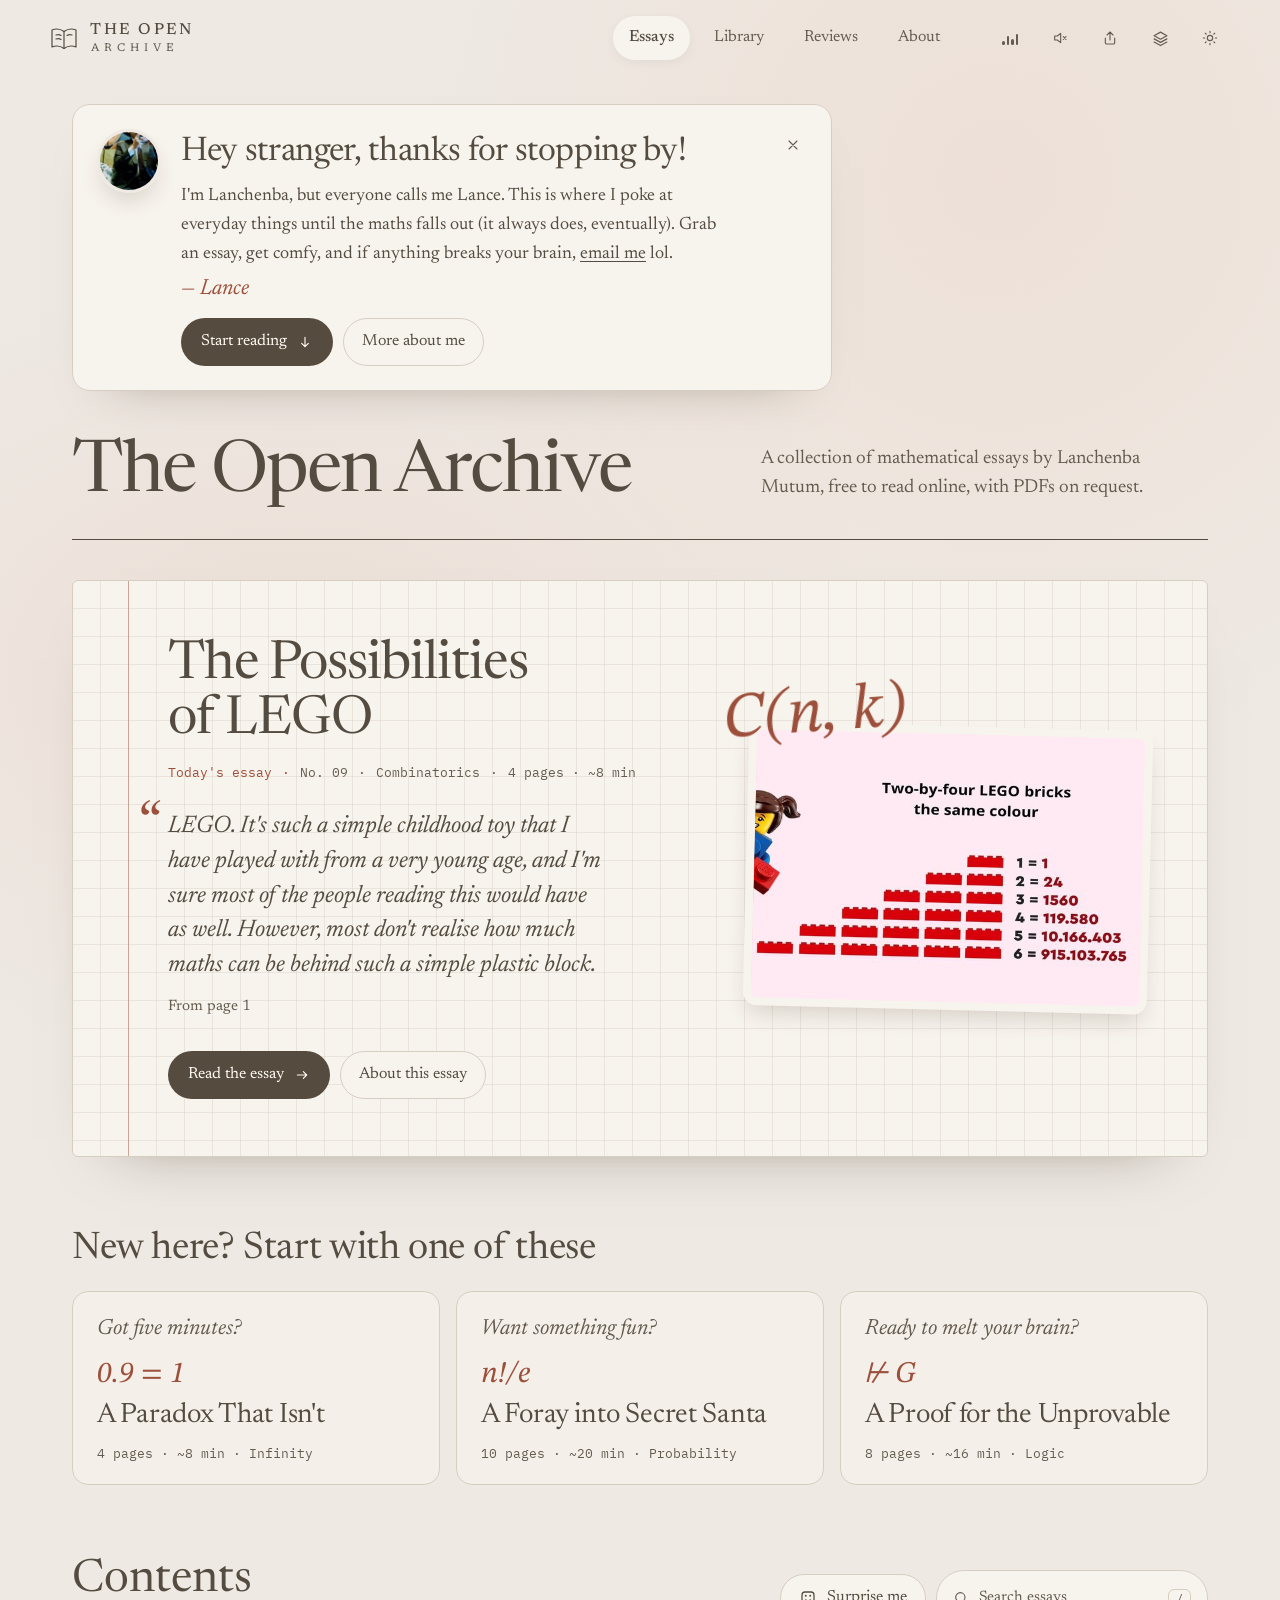
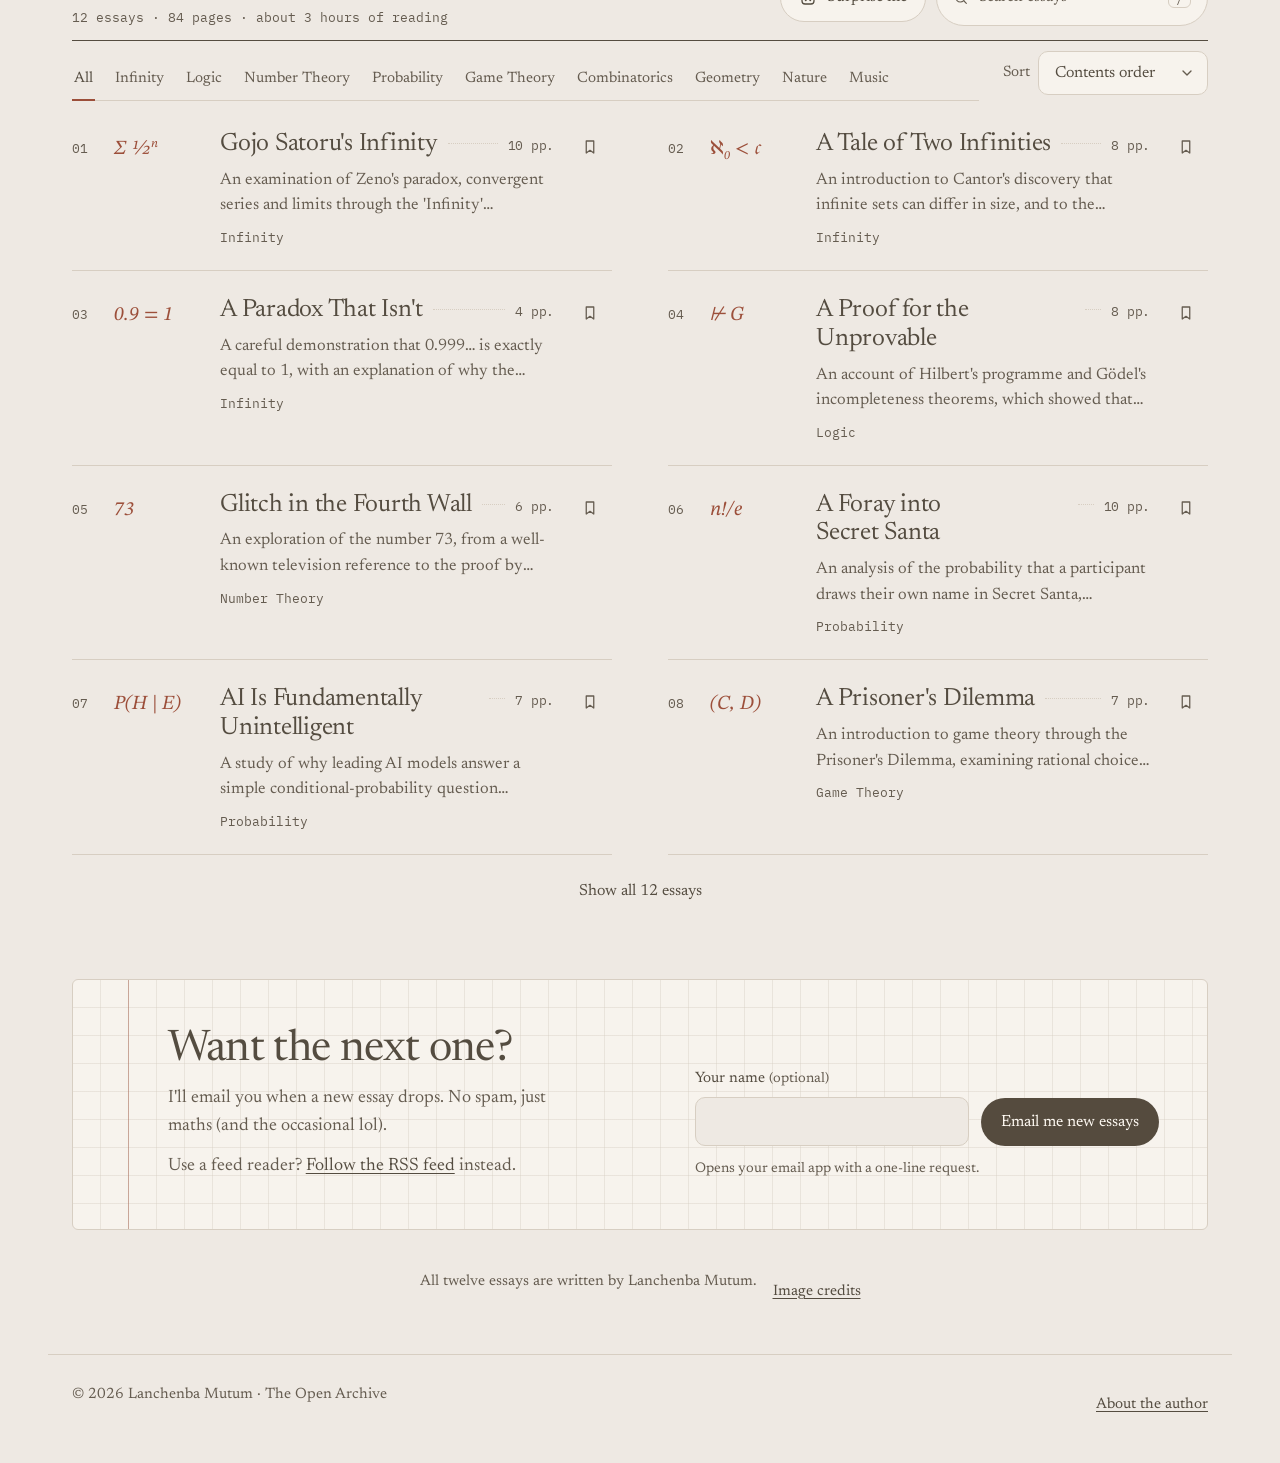
<file: public/index.html>
<!doctype html>
<html lang="en">
<head>
  <meta charset="utf-8">
  <meta name="viewport" content="width=device-width, initial-scale=1, viewport-fit=cover">
  <meta name="theme-color" content="#eee9e3">
  <title>The Open Archive</title>
  <meta name="description" content="A collection of mathematical essays by Lanchenba Mutum, available to read online or download as PDF.">
  <!-- og:start -->
  <link rel="canonical" href="https://theopenarchive.onrender.com/">
  <meta property="og:url" content="https://theopenarchive.onrender.com/">
  <meta property="og:type" content="website">
  <meta property="og:site_name" content="The Open Archive">
  <meta property="og:title" content="The Open Archive">
  <meta property="og:description" content="A collection of mathematical essays by Lanchenba Mutum, free to read online, with PDFs on request.">
  <meta property="og:image" content="https://theopenarchive.onrender.com/og/home.jpg">
  <meta property="og:image:width" content="1200">
  <meta property="og:image:height" content="630">
  <meta property="og:image:alt" content="The Open Archive">
  <meta name="twitter:card" content="summary_large_image">
  <meta name="twitter:title" content="The Open Archive">
  <meta name="twitter:description" content="A collection of mathematical essays by Lanchenba Mutum, free to read online, with PDFs on request.">
  <meta name="twitter:image" content="https://theopenarchive.onrender.com/og/home.jpg">
  <!-- og:end -->
  <link rel="icon" href="data:image/svg+xml,<svg xmlns='http://www.w3.org/2000/svg' viewBox='0 0 32 32'><rect width='32' height='32' rx='8' fill='%23544c40'/><path d='M8 10c3-1 6-1 8 1 2-2 5-2 8-1v13c-3-1-6-1-8 1-2-2-5-2-8-1z' fill='none' stroke='%23f7f3ed' stroke-width='1.6'/></svg>">
  <script>
    // Apply the saved theme before first paint to avoid a flash.
    try {
      const t = localStorage.getItem("books.theme") || (matchMedia("(prefers-color-scheme: dark)").matches ? "dark" : "light");
      document.documentElement.dataset.theme = t;
      const u = localStorage.getItem("books.ui");
      if (u === "neu" || u === "glass") document.documentElement.dataset.ui = u;
    } catch (e) {}
  </script>
  <link rel="preconnect" href="https://fonts.googleapis.com">
  <link rel="preconnect" href="https://fonts.gstatic.com" crossorigin>
  <link href="https://fonts.googleapis.com/css2?family=IBM+Plex+Mono:wght@400;500&family=Newsreader:ital,opsz,wght@0,6..72,400;0,6..72,500;0,6..72,600;1,6..72,400&family=STIX+Two+Text:ital@0;1&family=Noto+Sans+Math&display=swap" rel="stylesheet">
  <link rel="stylesheet" href="css/styles.css?v=40">
  <link rel="stylesheet" href="css/looks.css?v=40">
  <link rel="alternate" type="application/rss+xml" title="The Open Archive" href="feed.xml">
  <!-- stats:start -->
  <script data-goatcounter="https://lance.goatcounter.com/count" async src="//gc.zgo.at/count.js"></script>
  <!-- stats:end -->
</head>
<body>
  <a class="skip-link" href="#content">Skip to content</a>
  <div class="stage">
    <header class="site-header">
      <button class="brand" data-go="essays" aria-label="The Open Archive, home">
        <svg viewBox="0 0 32 32" aria-hidden="true"><path d="M4 8c4-1.6 8-1.4 12 1.4C20 6.6 24 6.4 28 8v17c-4-1.6-8-1.4-12 1.4C12 23.6 8 23.4 4 25z"/><path d="M16 9.4v17"/><path d="M8 13c1.8-.5 3.6-.4 5 .4M8 17c1.8-.5 3.6-.4 5 .4M19 13.4c1.4-.8 3.2-.9 5-.4"/></svg>
        <span><strong>THE OPEN</strong><small>ARCHIVE</small></span>
      </button>
      <nav class="main-nav" aria-label="Main navigation">
        <a href="./" class="active" aria-current="page" data-go="essays">Essays</a>
        <a href="#room" data-go="room">Library</a>
        <a href="#reviews" data-go="reviews">Reviews</a>
        <a href="#about" data-go="about">About</a>
      </nav>
      <span class="acts">
        <button class="ib music-btn" data-music aria-pressed="false" aria-label="Background music" title="Music">
          <span class="eq" aria-hidden="true"><i></i><i></i><i></i><i></i></span>
        </button>
        <button class="ib" id="sfxBtn" aria-label="Sound effects" aria-pressed="true" title="Sound effects on">
          <svg class="ic-sound" viewBox="0 0 24 24" aria-hidden="true"><path d="M4 9v6h4l5 4V5L8 9H4z"/><path d="M17 9.5a4 4 0 0 1 0 5"/></svg>
          <svg class="ic-mute" viewBox="0 0 24 24" aria-hidden="true"><path d="M4 9v6h4l5 4V5L8 9H4z"/><path d="m17 10 4 4m0-4-4 4"/></svg>
        </button>
        <button class="ib" id="shareBtn" aria-label="Share" title="Share">
          <svg viewBox="0 0 24 24" aria-hidden="true"><path d="M12 15V3m0 0L7.5 7.5M12 3l4.5 4.5M5 12v7a2 2 0 0 0 2 2h10a2 2 0 0 0 2-2v-7"/></svg>
        </button>
        <button class="ib" id="uiBtn" aria-label="Change the look" title="Look">
          <svg viewBox="0 0 24 24" aria-hidden="true"><path d="m12 3 9 5-9 5-9-5 9-5Z"/><path d="m3 12.5 9 5 9-5"/><path d="m3 17 9 5 9-5"/></svg>
        </button>
        <button class="ib" id="themeBtn" aria-label="Toggle theme" title="Toggle theme">
          <svg class="ic-sun" viewBox="0 0 24 24" aria-hidden="true"><circle cx="12" cy="12" r="4"/><path d="M12 2v2m0 16v2M4.9 4.9l1.4 1.4m11.4 11.4 1.4 1.4M2 12h2m16 0h2M4.9 19.1l1.4-1.4M17.7 6.3l1.4-1.4"/></svg>
          <svg class="ic-moon" viewBox="0 0 24 24" aria-hidden="true"><path d="M20 14.5A8 8 0 1 1 9.5 4a6.5 6.5 0 0 0 10.5 10.5Z"/></svg>
        </button>
      </span>
    </header>

    <div class="screens" id="content" tabindex="-1">
      <!-- ============ Essays ============ -->
      <section class="screen in" data-screen="essays" aria-label="Essays">
        <main class="page-wrap home">
          <!-- Greeting from the author: full note on a first visit, a short line after that -->
          <section class="greeting" id="greeting" aria-label="A note from Lanchenba" hidden>
            <img class="greeting-photo" src="images/author.jpg" alt="" width="64" height="64">
            <div class="greeting-copy">
              <p class="greeting-title" id="greetingTitle">Hey stranger, thanks for stopping by!</p>
              <div class="greeting-note">
                <p>I'm Lanchenba, but everyone calls me Lance. This is where I poke at everyday things until the maths falls out (it always does, eventually). Grab an essay, get comfy, and if anything breaks your brain, <a href="mailto:lanchenba613500@gmail.com">email me</a> lol.</p>
                <p class="greeting-sign">Lance</p>
                <div class="greeting-actions">
                  <button class="btn primary" type="button" data-start>Start reading<svg class="arrow" viewBox="0 0 24 24" aria-hidden="true"><path d="M12 5v14m-5-5 5 5 5-5"/></svg></button>
                  <button class="btn ghost" type="button" data-go="about">More about me</button>
                </div>
              </div>
            </div>
            <button class="ib greeting-close" type="button" aria-label="Hide this note" title="Hide this note"><svg viewBox="0 0 24 24" aria-hidden="true"><path d="M6 6l12 12M18 6 6 18"/></svg></button>
          </section>

          <header class="masthead">
            <h1>The Open Archive</h1>
            <p class="standfirst">A collection of mathematical essays by Lanchenba Mutum, free to read online, with PDFs on request.</p>
          </header>

          <article class="feature" id="feature" aria-labelledby="featureTitle"></article>

          <section class="start" aria-labelledby="startTitle">
            <div class="start-head">
              <h2 id="startTitle">New here? Start with one of these</h2>
            </div>
            <ol class="start-list" id="startList"></ol>
          </section>

          <section class="contents" aria-labelledby="contentsTitle">
            <div class="contents-head">
              <div>
                <h2 id="contentsTitle">Contents</h2>
                <p class="contents-sum" id="contentsSum"></p>
              </div>
              <div class="contents-tools">
                <button class="btn ghost surprise" type="button" id="surpriseBtn"><svg class="dice" viewBox="0 0 24 24" aria-hidden="true"><rect x="4" y="4" width="16" height="16" rx="4"/><circle cx="9" cy="9" r="1.3"/><circle cx="15" cy="15" r="1.3"/><circle cx="15" cy="9" r="1.3"/><circle cx="9" cy="15" r="1.3"/></svg><span class="surprise-label">Surprise me</span></button>
                <label class="mini-search contents-search">
                <svg viewBox="0 0 24 24" aria-hidden="true"><circle cx="11" cy="11" r="7"/><path d="m20 20-3.5-3.5"/></svg>
                <input id="indexSearch" type="search" placeholder="Search essays" aria-label="Search essays" aria-controls="indexList" autocomplete="off">
                <kbd aria-hidden="true">/</kbd>
                </label>
              </div>
            </div>
            <div class="contents-filters">
              <div class="chips" id="indexChips" role="toolbar" aria-label="Filter essays by topic"></div>
              <label class="index-sort"><span>Sort</span>
                <select id="indexSort">
                  <option value="">Contents order</option>
                  <option value="new">Newest</option>
                  <option value="read">Most read</option>
                  <option value="rated">Top rated</option>
                </select>
              </label>
            </div>
            <ol class="index-list" id="indexList"></ol>
            <button class="btn index-more" type="button" id="indexMore" aria-controls="indexList" hidden></button>
            <p class="index-empty" id="indexEmpty" role="status" hidden>No essays match “<span id="indexEmptyQuery"></span>”. <button class="link" type="button">Clear the search</button></p>
          </section>

          <!-- New-essay alerts: opens the visitor's email app with a request to be notified -->
          <section class="notify" aria-labelledby="notifyTitle">
            <div class="notify-copy">
              <h2 id="notifyTitle">Want the next one?</h2>
              <p>I'll email you when a new essay drops. No spam, just maths (and the occasional lol).</p>
              <p class="notify-rss">Use a feed reader? <a href="feed.xml">Follow the RSS feed</a> instead.</p>
            </div>
            <form class="notify-form" id="notifyForm" novalidate>
              <label class="field">
                <span>Your name <small>(optional)</small></span>
                <input name="name" type="text" autocomplete="name">
              </label>
              <button class="btn primary" type="submit" aria-describedby="notifyHow">Email me new essays</button>
              <p class="notify-how" id="notifyHow">Opens your email app with a one-line request.</p>
              <p class="notify-done" role="status" hidden>If your email app opened, just press send. If it didn't, email <a href="mailto:lanchenba613500@gmail.com?subject=New%20essay%20alerts">lanchenba613500@gmail.com</a> with "New essay alerts" in the subject.</p>
            </form>
          </section>

          <div class="editorial-note">
            <span>All twelve essays are written by Lanchenba Mutum.</span>
            <button class="link" data-go="about" data-scroll="credits">Image credits</button>
          </div>
        </main>
      </section>

      <!-- ============ Reading room ============ -->
      <section class="screen" data-screen="room" aria-label="Library" hidden>
        <main class="page-wrap room-page">
          <div class="room-heading">
            <div>
              <h1 id="roomTitle">Library</h1>
              <p id="roomSub">Your reading progress is saved on this device.</p>
            </div>
            <div class="total-display"><strong id="pagesRead">0</strong><span id="pagesReadLabel">pages read</span></div>
          </div>

          <section class="shelf-block" id="continueBlock" aria-labelledby="continueTitle" hidden>
            <h2 class="shelf-h" id="continueTitle">Continue reading</h2>
            <div class="podium" id="podium"></div>
          </section>
          <section class="shelf-block" id="upNextBlock" aria-labelledby="upNextTitle" hidden>
            <h2 class="shelf-h" id="upNextTitle">Up next</h2>
            <div class="podium" id="upNext"></div>
          </section>

          <div class="section-heading list-heading">
            <h2>All essays</h2>
            <label class="mini-search">
              <svg viewBox="0 0 24 24" aria-hidden="true"><circle cx="11" cy="11" r="7"/><path d="m20 20-3.5-3.5"/></svg>
              <input id="search" type="search" placeholder="Search by title or subject" aria-label="Search essays" autocomplete="off">
            </label>
          </div>
          <div class="chips" id="chips" role="toolbar" aria-label="Filter by topic"></div>
          <div class="shelf-list" id="shelfList"></div>
          <p class="empty" id="empty" hidden>No essays match your search.</p>

          <section class="highlights" aria-labelledby="hlTitle">
            <div class="section-heading list-heading"><h2 id="hlTitle">Your highlights</h2><span class="section-note">Saved on this device</span></div>
            <ol class="hl-list" id="hlList"></ol>
            <p class="hl-empty" id="hlEmpty">Nothing here yet. In the reader, select any sentence and choose <b>Highlight</b> to keep it here.</p>
          </section>
        </main>
      </section>

      <!-- ============ Reviews ============ -->
      <section class="screen" data-screen="reviews" aria-label="Reviews" hidden>
        <main class="page-wrap reviews-page">
          <div class="room-heading">
            <div>
              <h1>Reviews</h1>
              <p>What readers think of the essays, and how many people have been reading.</p>
            </div>
            <button class="btn primary" type="button" id="writeReview" hidden>Write a review</button>
          </div>

          <div class="rev-stats" id="revStats" aria-live="polite"></div>
          <p class="rev-note" id="revCountsNote" hidden>Visitor numbers will appear here once they're switched on.</p>

          <h2 class="shelf-h rev-h">By Essay</h2>
          <ol class="rev-essays" id="revEssays"></ol>
          <button class="btn rev-more" type="button" id="revMoreEssays" hidden></button>

          <div class="section-heading list-heading rev-list-head">
            <h2 id="revListTitle">Latest reviews</h2>
            <button class="link" type="button" id="revClear" hidden>Show all reviews</button>
          </div>
          <ul class="rev-list" id="revList"></ul>
          <button class="btn rev-more" type="button" id="revMoreReviews" hidden>Show more reviews</button>
          <p class="empty" id="revEmpty"></p>
        </main>
      </section>

      <!-- ============ About ============ -->
      <section class="screen" data-screen="about" aria-label="About" hidden>
        <main class="page-wrap about-page">
          <!--
            ABOUT THE AUTHOR — write your own text here.
            • Photo: put it in public/images/ and replace the <span class="monogram">LM</span>
              below with <img src="images/your-photo.jpg" alt="Portrait of Lanchenba Mutum">
            • Role line, bio paragraphs and links: fill in the marked spots.
              Anything left empty stays hidden on the site.
          -->
          <div class="author-photo"><img src="images/author.jpg" alt="Lanchenba Mutum in a dark suit and patterned tie, seated on a green sofa" width="480" height="480"></div>
          <h1>Lanchenba Mutum</h1>
          <p class="author-role">Author · The Open Archive</p>
          <p class="lead">Lanchenba Mutum writes essays for the curious reader, ranging across mathematics, science, the arts and whatever else sparks a good question. Each piece begins with something familiar and fun, a favourite show, a song, a party game, and follows it with care and precision, until a playful question becomes a doorway into deep ideas: the different sizes of infinity, why 0.999… = 1, the limits of proof, chance, and the patterns woven through nature. The aim is simple: rigorous ideas, told clearly, so that anyone with a question can follow the reasoning all the way through.</p>
          <div class="about-grid" id="aboutStats"></div>

          <div class="about-card author-card">
            <h2>From the Author</h2>
            <div class="author-bio">
              <p>Hi, I'm Lanchenba Mutum, or just Lance if you'd rather not wrestle with all those syllables (most people don't, and honestly, fair lol). Welcome in, make yourself comfortable. This is where I keep my essays. Most of them started the same way: I was minding my own business, enjoying a show, a game, a song, or even just a number, when a question ambushed me and refused to leave. Chasing those questions is how I ended up writing about limits, the sizes of infinity, Gödel and game theory. Next up: science, the arts and wherever else my curiosity drags me (it usually wins lol).</p>
              <p>I wrote every essay with you in mind, the curious reader who doesn't want to be buried in jargon. No specialist background required, and there are far fewer scary symbols than it looks, I promise. I've rewritten the tricky bits more times than I'd like to admit, so that each step actually makes sense. If you get lost anyway, that's on me, not you, so tell me and I'll fix it.</p>
              <p>Want a PDF? Tap Request PDF and send me a quick email, I'm genuinely happy to share. Questions, corrections, wild ideas for the next essay, or just a hello are always welcome: <a href="mailto:lanchenba613500@gmail.com">lanchenba613500@gmail.com</a>. Thanks for stopping by, it really does mean a lot.</p>
            </div>
          </div>

          <div class="about-card author-card">
            <h2>Find me online</h2>
            <ul class="author-links"><li><a href="mailto:lanchenba613500@gmail.com"><svg viewBox="0 0 24 24" aria-hidden="true"><rect x="3" y="5" width="18" height="14" rx="2.5"/><path d="m4 7 8 6 8-6"/></svg>Email</a></li><li><a href="https://www.linkedin.com/in/lanchenba-mutum-lm613500" rel="me"><svg viewBox="0 0 24 24" aria-hidden="true"><rect x="3" y="3" width="18" height="18" rx="3.5"/><path d="M8 10.5V16M8 7.8v.2M11.5 16v-5.5M11.5 13c0-1.6 1-2.5 2.3-2.5S16 11.4 16 13v3"/></svg>LinkedIn</a></li><li><a href="https://github.com/1anc6" rel="me"><svg viewBox="0 0 24 24" aria-hidden="true"><path d="M9 19c-4 1.3-4-2-6-2.5M15 21v-3.4a3 3 0 0 0-.8-2.3c2.7-.3 5.5-1.3 5.5-6a4.6 4.6 0 0 0-1.3-3.2 4.3 4.3 0 0 0-.1-3.2s-1-.3-3.4 1.3a11.6 11.6 0 0 0-6.2 0C6.3 2.6 5.3 2.9 5.3 2.9a4.3 4.3 0 0 0-.1 3.2A4.6 4.6 0 0 0 3.9 9.3c0 4.7 2.8 5.7 5.5 6a3 3 0 0 0-.8 2.3V21"/></svg>GitHub</a></li></ul>
          </div>

          <div class="about-card">
            <h2>Using this site</h2>
            <ul>
              <li><b>Reading online.</b> Select any essay title to open its page, then choose <i>Read essay</i>. Your place is saved automatically, so you may return to it at any time.</li>
              <li><b>Highlights.</b> In the reader, select text and choose <i>Highlight</i>. Your highlights stay on the page and are collected in the Library.</li>
              <li><b>Reading list.</b> Select the bookmark on an essay to add it to your reading list in the Library.</li>
              <li><b>PDFs.</b> Every essay is free to read here. For the PDF, select <i>Request PDF</i> on an essay page, in the reader or in the Library, and send the short email that opens. If you don't use an email app, choose <i>Copy the request</i> instead.</li>
              <li><b>New essays.</b> Select <i>Email me new essays</i> at the bottom of the Essays page and send the email that opens. You'll hear about the next essay as soon as it's out.</li>
              <li><b>Reading comfort.</b> The reader offers light, sepia and dark modes. Optional background music and sound effects can be switched on or off in the header.</li>
            </ul>
          </div>

          <div class="about-card" id="credits">
            <h2>Image credits</h2>
            <p>The images for <i>Gojo Satoru's Infinity</i>, <i>A Tale of Two Infinities</i>, <i>A Proof for the Unprovable</i>, <i>The Possibilities of LEGO</i>, <i>Planet of Fractal Geometry</i> and <i>A Foray into Secret Santa</i> are taken from the illustrations within each essay. The remaining images were generated for this site: the convergence of 0.999… to 1, an Ulam prime spiral highlighting 73, the Prisoner's Dilemma payoff matrix, a Turing reaction–diffusion pattern, the harmonics of a vibrating string, and a probability tree for three coin tosses.</p>
          </div>
        </main>
      </section>
    </div>

    <footer class="site-footer">
      <span>© 2026 Lanchenba Mutum · The Open Archive</span>
      <button class="link" data-go="about">About the author</button>
    </footer>

    <!-- Fixed to the bottom of the Essays screen; only shown when there is an essay to resume -->
    <aside class="dock" id="dock" aria-label="Resume reading" hidden>
      <div class="dock-copy">
        <strong id="dockTitle"></strong>
        <span id="dockSub"></span>
      </div>
      <a class="btn primary" id="dockBtn">Resume<svg class="arrow" viewBox="0 0 24 24" aria-hidden="true"><path d="M5 12h14m-5-5 5 5-5 5"/></svg></a>
    </aside>

    <div class="toast" id="toast" role="status" hidden></div>
  </div>

  <script src="js/common.js?v=40"></script>
  <script src="js/sfx.js?v=40"></script>
  <script src="js/site.js?v=40"></script>
  <script src="js/app.js?v=40"></script>
  <script src="js/reviews.js?v=40"></script>
  <script src="js/request.js?v=40"></script>
  <script src="js/music.js?v=40"></script>
</body>
</html>
</file>
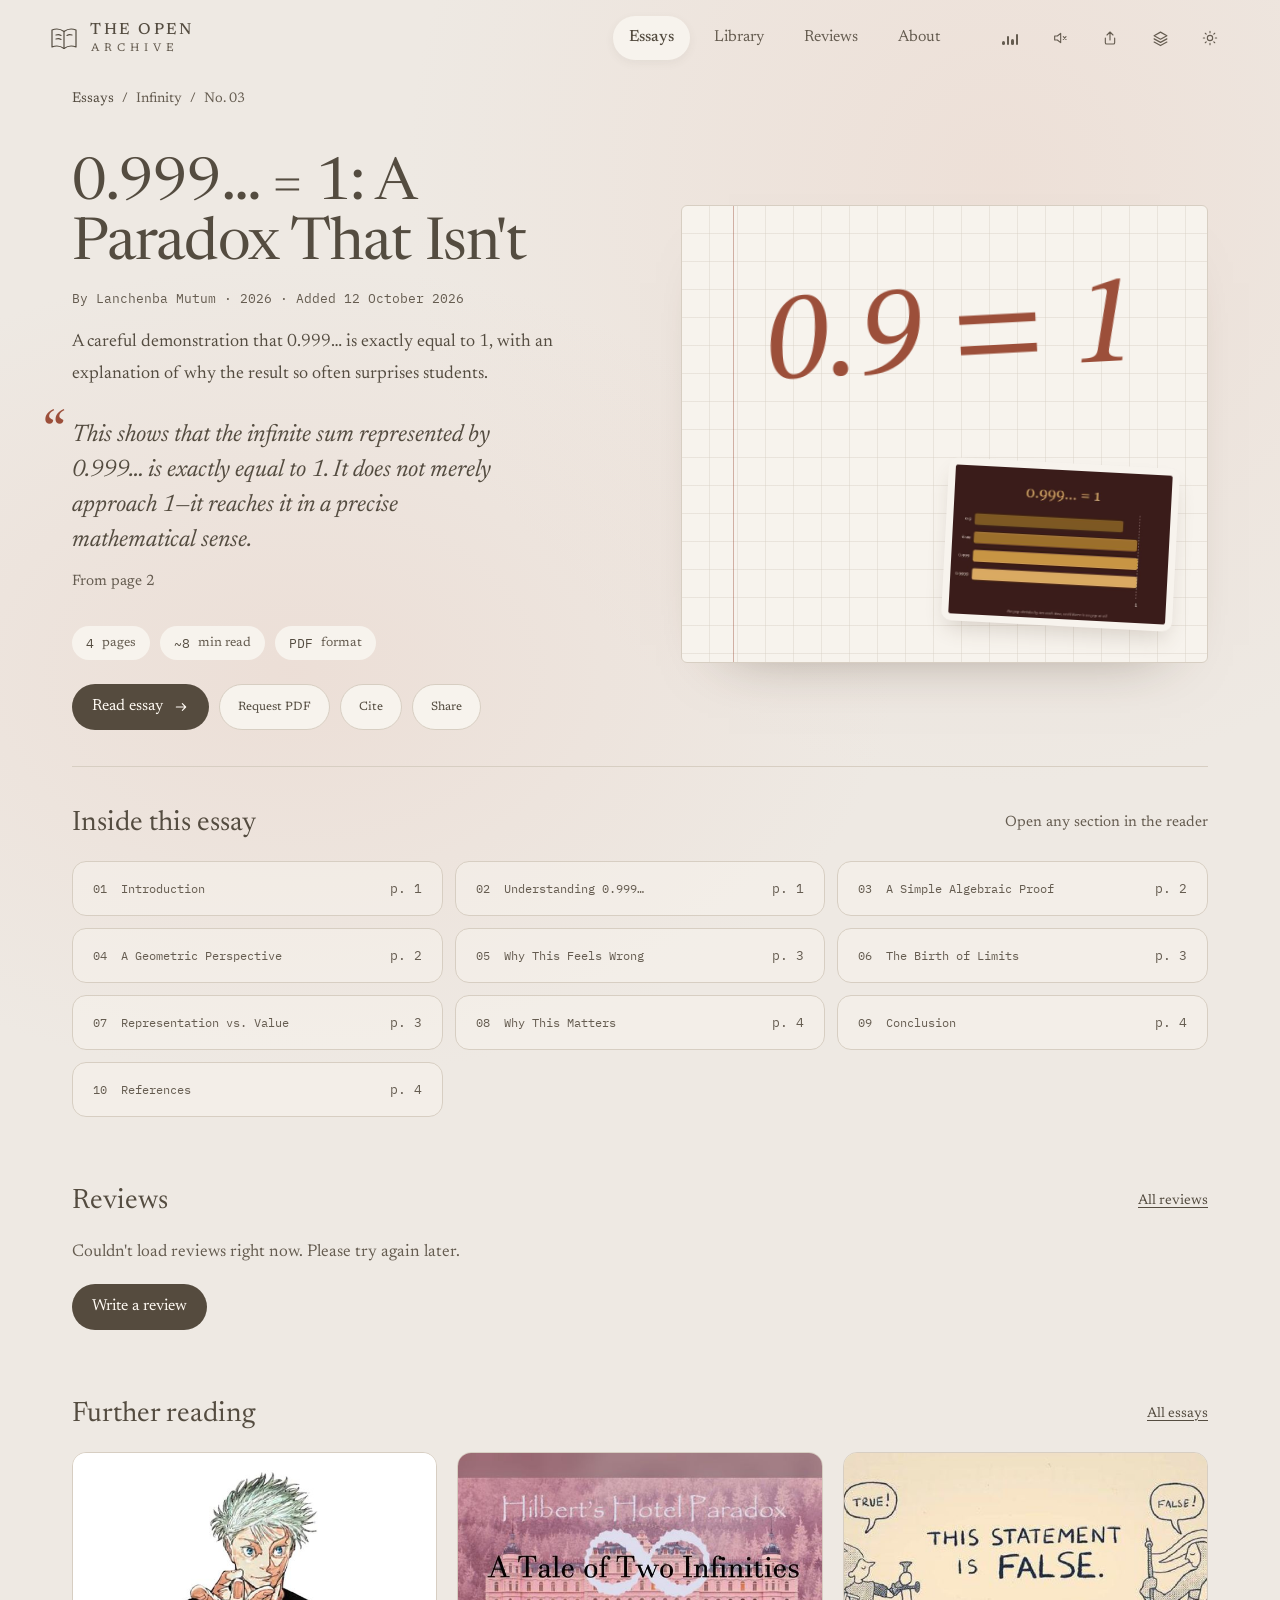
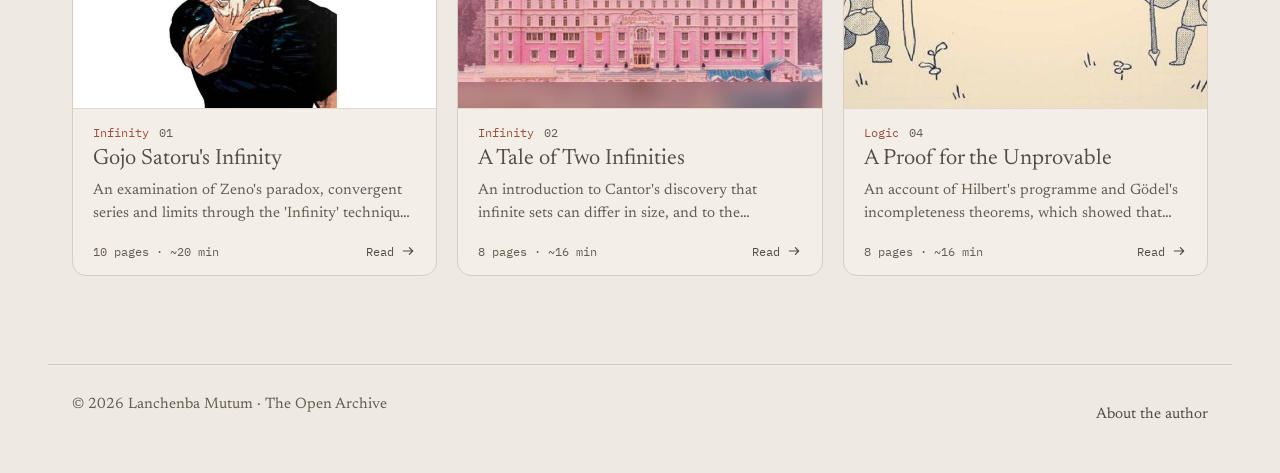
<file: public/essays/a-paradox-that-isnt/index.html>
<!doctype html>
<html lang="en">
<head>
  <meta charset="utf-8">
  <meta name="viewport" content="width=device-width, initial-scale=1, viewport-fit=cover">
  <meta name="theme-color" content="#eee9e3">
  <title>0.999… = 1: A Paradox That Isn&#x27;t · Lanchenba Mutum</title>
  <meta name="description" content="A careful demonstration that 0.999… is exactly equal to 1, with an explanation of why the result so often surprises students.">
  <meta name="author" content="Lanchenba Mutum">
  <!-- og:start -->
  <link rel="canonical" href="https://theopenarchive.onrender.com/essays/a-paradox-that-isnt/">
  <meta property="og:url" content="https://theopenarchive.onrender.com/essays/a-paradox-that-isnt/">
  <meta property="og:type" content="article">
  <meta property="og:site_name" content="The Open Archive">
  <meta property="og:title" content="0.999… = 1: A Paradox That Isn&#x27;t">
  <meta property="og:description" content="A careful demonstration that 0.999… is exactly equal to 1, with an explanation of why the result so often surprises students.">
  <meta property="og:image" content="https://theopenarchive.onrender.com/og/a-paradox-that-isnt.jpg">
  <meta property="og:image:width" content="1200">
  <meta property="og:image:height" content="630">
  <meta property="og:image:alt" content="0.999… = 1: A Paradox That Isn&#x27;t">
  <meta name="twitter:card" content="summary_large_image">
  <meta name="twitter:title" content="0.999… = 1: A Paradox That Isn&#x27;t">
  <meta name="twitter:description" content="A careful demonstration that 0.999… is exactly equal to 1, with an explanation of why the result so often surprises students.">
  <meta name="twitter:image" content="https://theopenarchive.onrender.com/og/a-paradox-that-isnt.jpg">
  <!-- og:end -->
  <link rel="icon" href="data:image/svg+xml,<svg xmlns='http://www.w3.org/2000/svg' viewBox='0 0 32 32'><rect width='32' height='32' rx='8' fill='%23544c40'/><path d='M8 10c3-1 6-1 8 1 2-2 5-2 8-1v13c-3-1-6-1-8 1-2-2-5-2-8-1z' fill='none' stroke='%23f7f3ed' stroke-width='1.6'/></svg>">
  <script>
    try {
      const t = localStorage.getItem("books.theme") || (matchMedia("(prefers-color-scheme: dark)").matches ? "dark" : "light");
      document.documentElement.dataset.theme = t;
      const u = localStorage.getItem("books.ui");
      if (u === "neu" || u === "glass") document.documentElement.dataset.ui = u;
    } catch (e) {}
  </script>
  <link rel="preconnect" href="https://fonts.googleapis.com">
  <link rel="preconnect" href="https://fonts.gstatic.com" crossorigin>
  <link href="https://fonts.googleapis.com/css2?family=IBM+Plex+Mono:wght@400;500&family=Newsreader:ital,opsz,wght@0,6..72,400;0,6..72,500;0,6..72,600;1,6..72,400&family=STIX+Two+Text:ital@0;1&family=Noto+Sans+Math&display=swap" rel="stylesheet">
  <link rel="alternate" type="application/rss+xml" title="The Open Archive" href="../../feed.xml">
  <link rel="stylesheet" href="../../css/styles.css?v=40">
  <link rel="stylesheet" href="../../css/looks.css?v=40">
  <script data-goatcounter="https://lance.goatcounter.com/count" async src="//gc.zgo.at/count.js"></script>
</head>
<body>

  <a class="skip-link" href="#content">Skip to content</a>
  <div class="stage">
    <header class="site-header">
      <a class="brand" href="../../" aria-label="The Open Archive, home">
        <svg viewBox="0 0 32 32" aria-hidden="true"><path d="M4 8c4-1.6 8-1.4 12 1.4C20 6.6 24 6.4 28 8v17c-4-1.6-8-1.4-12 1.4C12 23.6 8 23.4 4 25z"/><path d="M16 9.4v17"/><path d="M8 13c1.8-.5 3.6-.4 5 .4M8 17c1.8-.5 3.6-.4 5 .4M19 13.4c1.4-.8 3.2-.9 5-.4"/></svg>
        <span><strong>THE OPEN</strong><small>ARCHIVE</small></span>
      </a>
      <nav class="main-nav" aria-label="Main navigation">
        <a href="../../" class="active" aria-current="page">Essays</a>
        <a href="../../#room">Library</a>
        <a href="../../#reviews">Reviews</a>
        <a href="../../#about">About</a>
      </nav>
      <span class="acts">
        <button class="ib music-btn" data-music aria-pressed="false" aria-label="Background music" title="Music">
          <span class="eq" aria-hidden="true"><i></i><i></i><i></i><i></i></span>
        </button>
        <button class="ib" id="sfxBtn" aria-label="Sound effects" aria-pressed="true" title="Sound effects on">
          <svg class="ic-sound" viewBox="0 0 24 24" aria-hidden="true"><path d="M4 9v6h4l5 4V5L8 9H4z"/><path d="M17 9.5a4 4 0 0 1 0 5"/></svg>
          <svg class="ic-mute" viewBox="0 0 24 24" aria-hidden="true"><path d="M4 9v6h4l5 4V5L8 9H4z"/><path d="m17 10 4 4m0-4-4 4"/></svg>
        </button>
        <button class="ib" id="shareBtn" aria-label="Share" title="Share">
          <svg viewBox="0 0 24 24" aria-hidden="true"><path d="M12 15V3m0 0L7.5 7.5M12 3l4.5 4.5M5 12v7a2 2 0 0 0 2 2h10a2 2 0 0 0 2-2v-7"/></svg>
        </button>
        <button class="ib" id="uiBtn" aria-label="Change the look" title="Look">
          <svg viewBox="0 0 24 24" aria-hidden="true"><path d="m12 3 9 5-9 5-9-5 9-5Z"/><path d="m3 12.5 9 5 9-5"/><path d="m3 17 9 5 9-5"/></svg>
        </button>
        <button class="ib" id="themeBtn" aria-label="Toggle theme" title="Toggle theme">
          <svg class="ic-sun" viewBox="0 0 24 24" aria-hidden="true"><circle cx="12" cy="12" r="4"/><path d="M12 2v2m0 16v2M4.9 4.9l1.4 1.4m11.4 11.4 1.4 1.4M2 12h2m16 0h2M4.9 19.1l1.4-1.4M17.7 6.3l1.4-1.4"/></svg>
          <svg class="ic-moon" viewBox="0 0 24 24" aria-hidden="true"><path d="M20 14.5A8 8 0 1 1 9.5 4a6.5 6.5 0 0 0 10.5 10.5Z"/></svg>
        </button>
      </span>
    </header>
    <main class="page-wrap essay-page" id="content" tabindex="-1">
      <nav class="crumbs" aria-label="Breadcrumb"><a href="../../">Essays</a><span>/</span><span>Infinity</span><span>/</span><span>No. 03</span></nav>

      <article class="essay-hero">
        <div class="essay-copy">
          <h1>0.999… = 1: A Paradox That Isn&#x27;t</h1>
          <p class="byline">By Lanchenba Mutum · 2026 · Added 12 October 2026<span class="new-badge" data-added="2026-10-12" hidden>NEW</span></p>
          
          <p class="summary">A careful demonstration that 0.999… is exactly equal to 1, with an explanation of why the result so often surprises students.</p>
          <blockquote class="excerpt"><p>This shows that the infinite sum represented by 0.999… is exactly equal to 1. It does not merely approach 1—it reaches it in a precise mathematical sense.</p><footer>From page 2</footer></blockquote>
          <div class="hero-numbers left">
            <span><b>4</b><small>pages</small></span>
            <span><b>~8</b><small>min read</small></span>
            <span><b>PDF</b><small>format</small></span>
          </div>
          <div class="essay-actions">
            <a class="btn primary" data-read href="../../reader.html?id=a-paradox-that-isnt">Read essay<svg class="arrow" viewBox="0 0 24 24" aria-hidden="true"><path d="M5 12h14m-5-5 5 5-5 5"/></svg></a>
            <a class="btn ghost" href="../../books/a-paradox-that-isnt.pdf" download data-title="0.999… = 1: A Paradox That Isn&#x27;t">Request PDF</a>
            <button class="btn ghost" data-cite>Cite</button>
            <button class="btn ghost" data-share>Share</button>
          </div>
          <p class="progress-note" id="progressNote" hidden></p>
        </div>
        <figure class="essay-sheet">
          <span class="sheet-glyph" aria-hidden="true">0.9̅ = 1</span>
          <span class="sheet-photo"><span class="photo" style="background-image:url([data-uri]);view-transition-name:ph-a-paradox-that-isnt"><img src="../../images/a-paradox-that-isnt-640.jpg" srcset="../../images/a-paradox-that-isnt-640.jpg 640w, ../../images/a-paradox-that-isnt.jpg 1200w" sizes="(max-width: 1000px) 50vw, 280px" alt="Four bars labelled 0.9, 0.99, 0.999 and 0.9999, each closer to a dashed line marked 1." loading="eager" decoding="async" onload="this.classList.add('loaded')"></span></span>
        </figure>
      </article>

      <section class="essay-section">
        <div class="section-heading plain"><h2>Inside this essay</h2><span class="section-note">Open any section in the reader</span></div>
        <ol class="topic-list toc-links">
          <li style="--i:0"><a href="../../reader.html?id=a-paradox-that-isnt&amp;page=1"><span class="n">01</span><span class="t">Introduction</span><span class="p">p. 1</span></a></li>
          <li style="--i:1"><a href="../../reader.html?id=a-paradox-that-isnt&amp;page=1"><span class="n">02</span><span class="t">Understanding 0.999…</span><span class="p">p. 1</span></a></li>
          <li style="--i:2"><a href="../../reader.html?id=a-paradox-that-isnt&amp;page=2"><span class="n">03</span><span class="t">A Simple Algebraic Proof</span><span class="p">p. 2</span></a></li>
          <li style="--i:3"><a href="../../reader.html?id=a-paradox-that-isnt&amp;page=2"><span class="n">04</span><span class="t">A Geometric Perspective</span><span class="p">p. 2</span></a></li>
          <li style="--i:4"><a href="../../reader.html?id=a-paradox-that-isnt&amp;page=3"><span class="n">05</span><span class="t">Why This Feels Wrong</span><span class="p">p. 3</span></a></li>
          <li style="--i:5"><a href="../../reader.html?id=a-paradox-that-isnt&amp;page=3"><span class="n">06</span><span class="t">The Birth of Limits</span><span class="p">p. 3</span></a></li>
          <li style="--i:6"><a href="../../reader.html?id=a-paradox-that-isnt&amp;page=3"><span class="n">07</span><span class="t">Representation vs. Value</span><span class="p">p. 3</span></a></li>
          <li style="--i:7"><a href="../../reader.html?id=a-paradox-that-isnt&amp;page=4"><span class="n">08</span><span class="t">Why This Matters</span><span class="p">p. 4</span></a></li>
          <li style="--i:8"><a href="../../reader.html?id=a-paradox-that-isnt&amp;page=4"><span class="n">09</span><span class="t">Conclusion</span><span class="p">p. 4</span></a></li>
          <li style="--i:9"><a href="../../reader.html?id=a-paradox-that-isnt&amp;page=4"><span class="n">10</span><span class="t">References</span><span class="p">p. 4</span></a></li>
        </ol>
      </section>

      <section class="essay-section essay-reviews" id="essayReviews" data-essay-id="a-paradox-that-isnt" aria-labelledby="reviewsTitle" hidden>
        <div class="section-heading plain"><h2 id="reviewsTitle">Reviews</h2><a class="link small" href="../../#reviews">All reviews</a></div>
        <p class="er-sum" id="erSum"></p>
        <ul class="rev-list" id="erList"></ul>
        <div class="er-actions">
          <button class="btn primary" type="button" data-write-review="a-paradox-that-isnt">Write a review</button>
          <a class="btn ghost" id="erAll" href="../../#reviews" hidden>See all reviews</a>
        </div>
      </section>

      <section class="essay-section">
        <div class="section-heading plain"><h2>Further reading</h2><a class="link small" href="../../">All essays</a></div>
        <div class="related-grid">
          <a class="related-card" href="../gojo-infinity/" style="--i:0">
            <span class="photo" style="background-image:url([data-uri]);view-transition-name:ph-gojo-infinity"><img src="../../images/gojo-infinity-640.jpg" srcset="../../images/gojo-infinity-640.jpg 640w, ../../images/gojo-infinity.jpg 1200w" sizes="(max-width: 650px) 92px, (max-width: 1000px) 30vw, 360px" alt="Manga illustration of Gojo Satoru, smiling and reaching one hand towards the viewer." loading="lazy" decoding="async" onload="this.classList.add('loaded')"></span>
            <span class="meta"><span>Infinity</span><span class="num">01</span></span>
            <span class="related-name">Gojo Satoru&#x27;s Infinity</span>
            <span class="related-desc">An examination of Zeno&#x27;s paradox, convergent series and limits through the &#x27;Infinity&#x27; technique of Gojo Satoru in Jujutsu Kaisen.</span>
            <span class="related-foot"><span>10 pages · ~20 min</span><span class="related-go">Read<svg viewBox="0 0 24 24" aria-hidden="true"><path d="M5 12h14m-5-5 5 5-5 5"/></svg></span></span>
          </a>
          <a class="related-card" href="../tale-of-two-infinities/" style="--i:1">
            <span class="photo" style="background-image:url([data-uri]);view-transition-name:ph-tale-of-two-infinities"><img src="../../images/tale-of-two-infinities-640.jpg" srcset="../../images/tale-of-two-infinities-640.jpg 640w, ../../images/tale-of-two-infinities.jpg 1200w" sizes="(max-width: 650px) 92px, (max-width: 1000px) 30vw, 360px" alt="A pink grand hotel façade beneath the title &#x27;Hilbert&#x27;s Hotel Paradox&#x27; and an infinity symbol." loading="lazy" decoding="async" onload="this.classList.add('loaded')"></span>
            <span class="meta"><span>Infinity</span><span class="num">02</span></span>
            <span class="related-name">A Tale of Two Infinities</span>
            <span class="related-desc">An introduction to Cantor&#x27;s discovery that infinite sets can differ in size, and to the distinction between countable and uncountable infinity.</span>
            <span class="related-foot"><span>8 pages · ~16 min</span><span class="related-go">Read<svg viewBox="0 0 24 24" aria-hidden="true"><path d="M5 12h14m-5-5 5 5-5 5"/></svg></span></span>
          </a>
          <a class="related-card" href="../proof-for-the-unprovable/" style="--i:2">
            <span class="photo" style="background-image:url([data-uri]);view-transition-name:ph-proof-for-the-unprovable"><img src="../../images/proof-for-the-unprovable-640.jpg" srcset="../../images/proof-for-the-unprovable-640.jpg 640w, ../../images/proof-for-the-unprovable.jpg 1200w" sizes="(max-width: 650px) 92px, (max-width: 1000px) 30vw, 360px" alt="Cartoon of two knights holding signs reading &#x27;True!&#x27; and &#x27;False!&#x27; around the words &#x27;This statement is false.&#x27;" loading="lazy" decoding="async" onload="this.classList.add('loaded')"></span>
            <span class="meta"><span>Logic</span><span class="num">04</span></span>
            <span class="related-name">A Proof for the Unprovable</span>
            <span class="related-desc">An account of Hilbert&#x27;s programme and Gödel&#x27;s incompleteness theorems, which showed that not every mathematical truth can be proved.</span>
            <span class="related-foot"><span>8 pages · ~16 min</span><span class="related-go">Read<svg viewBox="0 0 24 24" aria-hidden="true"><path d="M5 12h14m-5-5 5 5-5 5"/></svg></span></span>
          </a>
        </div>
      </section>
    </main>

    <script type="application/json" id="essayData">{"id": "a-paradox-that-isnt", "title": "0.999… = 1: A Paradox That Isn't", "author": "Lanchenba Mutum", "year": 2026}</script>
    <script type="application/ld+json">{"@context": "https://schema.org", "@type": "ScholarlyArticle", "headline": "0.999… = 1: A Paradox That Isn't", "author": {"@type": "Person", "name": "Lanchenba Mutum"}, "datePublished": "2026", "description": "A careful demonstration that 0.999… is exactly equal to 1, with an explanation of why the result so often surprises students.", "about": ["Understanding 0.999…", "A simple algebraic proof", "A geometric perspective", "The historical birth of limits", "Representation versus value"], "isPartOf": {"@type": "CreativeWorkSeries", "name": "The Open Archive", "author": {"@type": "Person", "name": "Lanchenba Mutum"}}, "image": "https://theopenarchive.onrender.com/images/a-paradox-that-isnt.jpg", "encoding": {"@type": "MediaObject", "encodingFormat": "application/pdf", "contentUrl": "https://theopenarchive.onrender.com/books/a-paradox-that-isnt.pdf"}, "url": "https://theopenarchive.onrender.com/essays/a-paradox-that-isnt/"}</script>

    <footer class="site-footer">
      <span>© 2026 Lanchenba Mutum · The Open Archive</span>
      <a href="../../#about">About the author</a>
    </footer>
    <div class="toast" id="toast" role="status" hidden></div>
  </div>
  <script src="../../js/common.js?v=40"></script>
  <script src="../../js/sfx.js?v=40"></script>
  <script src="../../js/site.js?v=40"></script>
  <script src="../../js/reviews.js?v=40"></script>
  <script src="../../js/request.js?v=40"></script>
  <script src="../../js/music.js?v=40"></script>
</body>
</html>
</file>
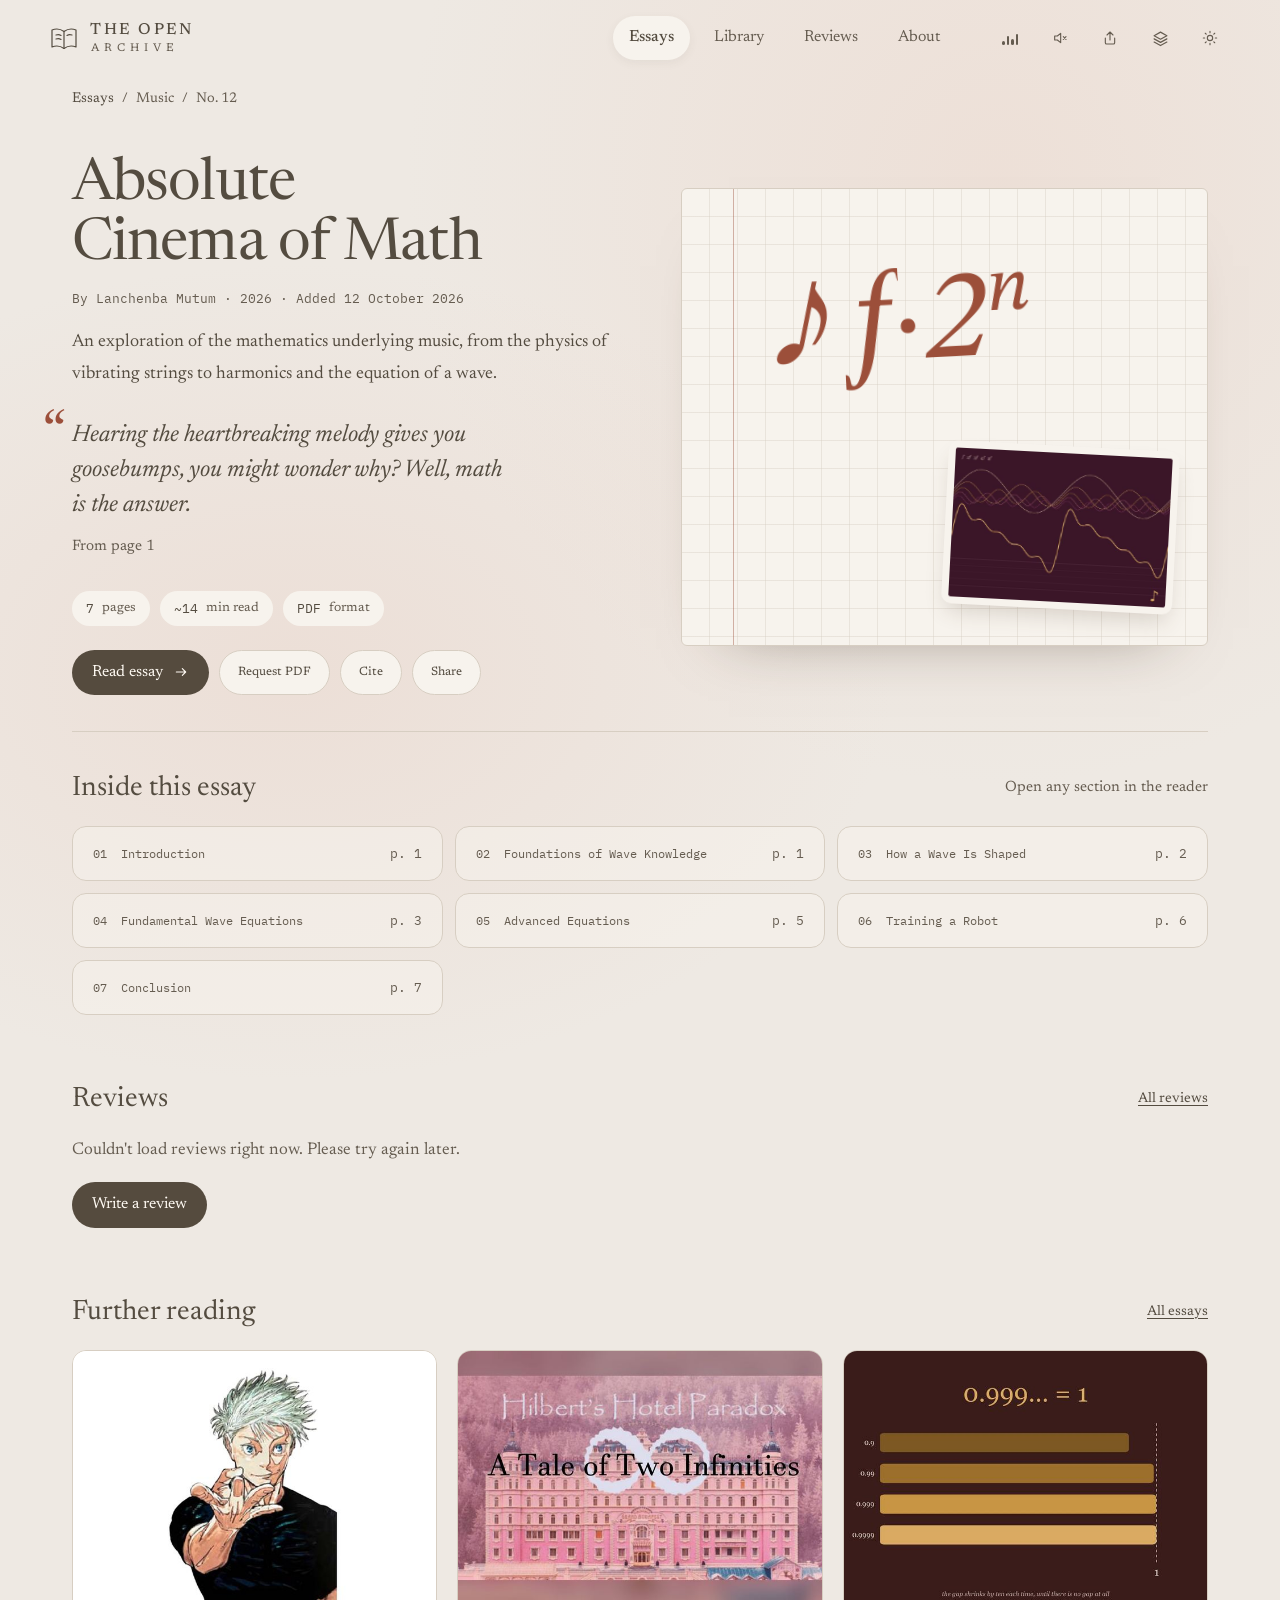
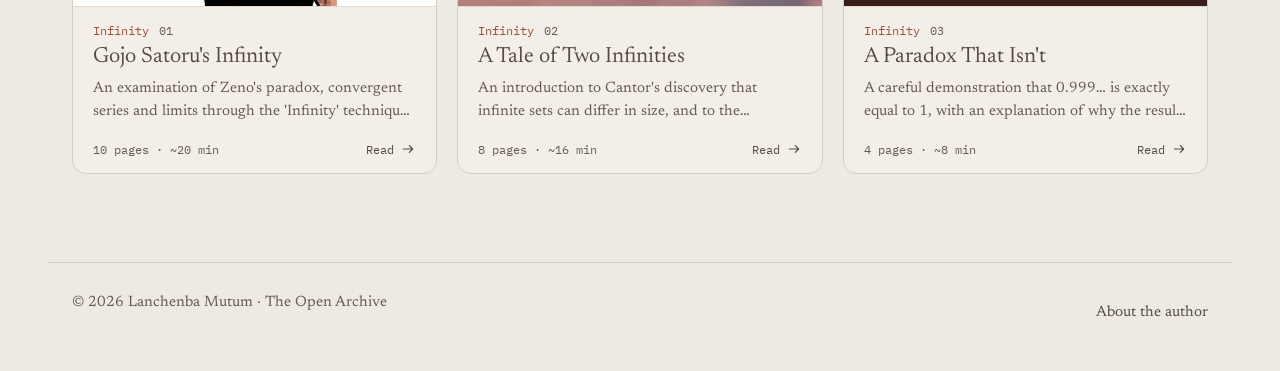
<file: public/essays/absolute-cinema-of-math/index.html>
<!doctype html>
<html lang="en">
<head>
  <meta charset="utf-8">
  <meta name="viewport" content="width=device-width, initial-scale=1, viewport-fit=cover">
  <meta name="theme-color" content="#eee9e3">
  <title>Absolute Cinema of Math · Lanchenba Mutum</title>
  <meta name="description" content="An exploration of the mathematics underlying music, from the physics of vibrating strings to harmonics and the equation of a wave.">
  <meta name="author" content="Lanchenba Mutum">
  <!-- og:start -->
  <link rel="canonical" href="https://theopenarchive.onrender.com/essays/absolute-cinema-of-math/">
  <meta property="og:url" content="https://theopenarchive.onrender.com/essays/absolute-cinema-of-math/">
  <meta property="og:type" content="article">
  <meta property="og:site_name" content="The Open Archive">
  <meta property="og:title" content="Absolute Cinema of Math">
  <meta property="og:description" content="An exploration of the mathematics underlying music, from the physics of vibrating strings to harmonics and the equation of a wave.">
  <meta property="og:image" content="https://theopenarchive.onrender.com/og/absolute-cinema-of-math.jpg">
  <meta property="og:image:width" content="1200">
  <meta property="og:image:height" content="630">
  <meta property="og:image:alt" content="Absolute Cinema of Math">
  <meta name="twitter:card" content="summary_large_image">
  <meta name="twitter:title" content="Absolute Cinema of Math">
  <meta name="twitter:description" content="An exploration of the mathematics underlying music, from the physics of vibrating strings to harmonics and the equation of a wave.">
  <meta name="twitter:image" content="https://theopenarchive.onrender.com/og/absolute-cinema-of-math.jpg">
  <!-- og:end -->
  <link rel="icon" href="data:image/svg+xml,<svg xmlns='http://www.w3.org/2000/svg' viewBox='0 0 32 32'><rect width='32' height='32' rx='8' fill='%23544c40'/><path d='M8 10c3-1 6-1 8 1 2-2 5-2 8-1v13c-3-1-6-1-8 1-2-2-5-2-8-1z' fill='none' stroke='%23f7f3ed' stroke-width='1.6'/></svg>">
  <script>
    try {
      const t = localStorage.getItem("books.theme") || (matchMedia("(prefers-color-scheme: dark)").matches ? "dark" : "light");
      document.documentElement.dataset.theme = t;
      const u = localStorage.getItem("books.ui");
      if (u === "neu" || u === "glass") document.documentElement.dataset.ui = u;
    } catch (e) {}
  </script>
  <link rel="preconnect" href="https://fonts.googleapis.com">
  <link rel="preconnect" href="https://fonts.gstatic.com" crossorigin>
  <link href="https://fonts.googleapis.com/css2?family=IBM+Plex+Mono:wght@400;500&family=Newsreader:ital,opsz,wght@0,6..72,400;0,6..72,500;0,6..72,600;1,6..72,400&family=STIX+Two+Text:ital@0;1&family=Noto+Sans+Math&display=swap" rel="stylesheet">
  <link rel="alternate" type="application/rss+xml" title="The Open Archive" href="../../feed.xml">
  <link rel="stylesheet" href="../../css/styles.css?v=40">
  <link rel="stylesheet" href="../../css/looks.css?v=40">
  <script data-goatcounter="https://lance.goatcounter.com/count" async src="//gc.zgo.at/count.js"></script>
</head>
<body>

  <a class="skip-link" href="#content">Skip to content</a>
  <div class="stage">
    <header class="site-header">
      <a class="brand" href="../../" aria-label="The Open Archive, home">
        <svg viewBox="0 0 32 32" aria-hidden="true"><path d="M4 8c4-1.6 8-1.4 12 1.4C20 6.6 24 6.4 28 8v17c-4-1.6-8-1.4-12 1.4C12 23.6 8 23.4 4 25z"/><path d="M16 9.4v17"/><path d="M8 13c1.8-.5 3.6-.4 5 .4M8 17c1.8-.5 3.6-.4 5 .4M19 13.4c1.4-.8 3.2-.9 5-.4"/></svg>
        <span><strong>THE OPEN</strong><small>ARCHIVE</small></span>
      </a>
      <nav class="main-nav" aria-label="Main navigation">
        <a href="../../" class="active" aria-current="page">Essays</a>
        <a href="../../#room">Library</a>
        <a href="../../#reviews">Reviews</a>
        <a href="../../#about">About</a>
      </nav>
      <span class="acts">
        <button class="ib music-btn" data-music aria-pressed="false" aria-label="Background music" title="Music">
          <span class="eq" aria-hidden="true"><i></i><i></i><i></i><i></i></span>
        </button>
        <button class="ib" id="sfxBtn" aria-label="Sound effects" aria-pressed="true" title="Sound effects on">
          <svg class="ic-sound" viewBox="0 0 24 24" aria-hidden="true"><path d="M4 9v6h4l5 4V5L8 9H4z"/><path d="M17 9.5a4 4 0 0 1 0 5"/></svg>
          <svg class="ic-mute" viewBox="0 0 24 24" aria-hidden="true"><path d="M4 9v6h4l5 4V5L8 9H4z"/><path d="m17 10 4 4m0-4-4 4"/></svg>
        </button>
        <button class="ib" id="shareBtn" aria-label="Share" title="Share">
          <svg viewBox="0 0 24 24" aria-hidden="true"><path d="M12 15V3m0 0L7.5 7.5M12 3l4.5 4.5M5 12v7a2 2 0 0 0 2 2h10a2 2 0 0 0 2-2v-7"/></svg>
        </button>
        <button class="ib" id="uiBtn" aria-label="Change the look" title="Look">
          <svg viewBox="0 0 24 24" aria-hidden="true"><path d="m12 3 9 5-9 5-9-5 9-5Z"/><path d="m3 12.5 9 5 9-5"/><path d="m3 17 9 5 9-5"/></svg>
        </button>
        <button class="ib" id="themeBtn" aria-label="Toggle theme" title="Toggle theme">
          <svg class="ic-sun" viewBox="0 0 24 24" aria-hidden="true"><circle cx="12" cy="12" r="4"/><path d="M12 2v2m0 16v2M4.9 4.9l1.4 1.4m11.4 11.4 1.4 1.4M2 12h2m16 0h2M4.9 19.1l1.4-1.4M17.7 6.3l1.4-1.4"/></svg>
          <svg class="ic-moon" viewBox="0 0 24 24" aria-hidden="true"><path d="M20 14.5A8 8 0 1 1 9.5 4a6.5 6.5 0 0 0 10.5 10.5Z"/></svg>
        </button>
      </span>
    </header>
    <main class="page-wrap essay-page" id="content" tabindex="-1">
      <nav class="crumbs" aria-label="Breadcrumb"><a href="../../">Essays</a><span>/</span><span>Music</span><span>/</span><span>No. 12</span></nav>

      <article class="essay-hero">
        <div class="essay-copy">
          <h1>Absolute Cinema of Math</h1>
          <p class="byline">By Lanchenba Mutum · 2026 · Added 12 October 2026<span class="new-badge" data-added="2026-10-12" hidden>NEW</span></p>
          
          <p class="summary">An exploration of the mathematics underlying music, from the physics of vibrating strings to harmonics and the equation of a wave.</p>
          <blockquote class="excerpt"><p>Hearing the heartbreaking melody gives you goosebumps, you might wonder why? Well, math is the answer.</p><footer>From page 1</footer></blockquote>
          <div class="hero-numbers left">
            <span><b>7</b><small>pages</small></span>
            <span><b>~14</b><small>min read</small></span>
            <span><b>PDF</b><small>format</small></span>
          </div>
          <div class="essay-actions">
            <a class="btn primary" data-read href="../../reader.html?id=absolute-cinema-of-math">Read essay<svg class="arrow" viewBox="0 0 24 24" aria-hidden="true"><path d="M5 12h14m-5-5 5 5-5 5"/></svg></a>
            <a class="btn ghost" href="../../books/absolute-cinema-of-math.pdf" download data-title="Absolute Cinema of Math">Request PDF</a>
            <button class="btn ghost" data-cite>Cite</button>
            <button class="btn ghost" data-share>Share</button>
          </div>
          <p class="progress-note" id="progressNote" hidden></p>
        </div>
        <figure class="essay-sheet">
          <span class="sheet-glyph" aria-hidden="true">♪ f·2<sup>n</sup></span>
          <span class="sheet-photo"><span class="photo" style="background-image:url([data-uri]);view-transition-name:ph-absolute-cinema-of-math"><img src="../../images/absolute-cinema-of-math-640.jpg" srcset="../../images/absolute-cinema-of-math-640.jpg 640w, ../../images/absolute-cinema-of-math.jpg 1200w" sizes="(max-width: 1000px) 50vw, 280px" alt="Several harmonic sine waves above the combined waveform they produce." loading="eager" decoding="async" onload="this.classList.add('loaded')"></span></span>
        </figure>
      </article>

      <section class="essay-section">
        <div class="section-heading plain"><h2>Inside this essay</h2><span class="section-note">Open any section in the reader</span></div>
        <ol class="topic-list toc-links">
          <li style="--i:0"><a href="../../reader.html?id=absolute-cinema-of-math&amp;page=1"><span class="n">01</span><span class="t">Introduction</span><span class="p">p. 1</span></a></li>
          <li style="--i:1"><a href="../../reader.html?id=absolute-cinema-of-math&amp;page=1"><span class="n">02</span><span class="t">Foundations of Wave Knowledge</span><span class="p">p. 1</span></a></li>
          <li style="--i:2"><a href="../../reader.html?id=absolute-cinema-of-math&amp;page=2"><span class="n">03</span><span class="t">How a Wave Is Shaped</span><span class="p">p. 2</span></a></li>
          <li style="--i:3"><a href="../../reader.html?id=absolute-cinema-of-math&amp;page=3"><span class="n">04</span><span class="t">Fundamental Wave Equations</span><span class="p">p. 3</span></a></li>
          <li style="--i:4"><a href="../../reader.html?id=absolute-cinema-of-math&amp;page=5"><span class="n">05</span><span class="t">Advanced Equations</span><span class="p">p. 5</span></a></li>
          <li style="--i:5"><a href="../../reader.html?id=absolute-cinema-of-math&amp;page=6"><span class="n">06</span><span class="t">Training a Robot</span><span class="p">p. 6</span></a></li>
          <li style="--i:6"><a href="../../reader.html?id=absolute-cinema-of-math&amp;page=7"><span class="n">07</span><span class="t">Conclusion</span><span class="p">p. 7</span></a></li>
        </ol>
      </section>

      <section class="essay-section essay-reviews" id="essayReviews" data-essay-id="absolute-cinema-of-math" aria-labelledby="reviewsTitle" hidden>
        <div class="section-heading plain"><h2 id="reviewsTitle">Reviews</h2><a class="link small" href="../../#reviews">All reviews</a></div>
        <p class="er-sum" id="erSum"></p>
        <ul class="rev-list" id="erList"></ul>
        <div class="er-actions">
          <button class="btn primary" type="button" data-write-review="absolute-cinema-of-math">Write a review</button>
          <a class="btn ghost" id="erAll" href="../../#reviews" hidden>See all reviews</a>
        </div>
      </section>

      <section class="essay-section">
        <div class="section-heading plain"><h2>Further reading</h2><a class="link small" href="../../">All essays</a></div>
        <div class="related-grid">
          <a class="related-card" href="../gojo-infinity/" style="--i:0">
            <span class="photo" style="background-image:url([data-uri]);view-transition-name:ph-gojo-infinity"><img src="../../images/gojo-infinity-640.jpg" srcset="../../images/gojo-infinity-640.jpg 640w, ../../images/gojo-infinity.jpg 1200w" sizes="(max-width: 650px) 92px, (max-width: 1000px) 30vw, 360px" alt="Manga illustration of Gojo Satoru, smiling and reaching one hand towards the viewer." loading="lazy" decoding="async" onload="this.classList.add('loaded')"></span>
            <span class="meta"><span>Infinity</span><span class="num">01</span></span>
            <span class="related-name">Gojo Satoru&#x27;s Infinity</span>
            <span class="related-desc">An examination of Zeno&#x27;s paradox, convergent series and limits through the &#x27;Infinity&#x27; technique of Gojo Satoru in Jujutsu Kaisen.</span>
            <span class="related-foot"><span>10 pages · ~20 min</span><span class="related-go">Read<svg viewBox="0 0 24 24" aria-hidden="true"><path d="M5 12h14m-5-5 5 5-5 5"/></svg></span></span>
          </a>
          <a class="related-card" href="../tale-of-two-infinities/" style="--i:1">
            <span class="photo" style="background-image:url([data-uri]);view-transition-name:ph-tale-of-two-infinities"><img src="../../images/tale-of-two-infinities-640.jpg" srcset="../../images/tale-of-two-infinities-640.jpg 640w, ../../images/tale-of-two-infinities.jpg 1200w" sizes="(max-width: 650px) 92px, (max-width: 1000px) 30vw, 360px" alt="A pink grand hotel façade beneath the title &#x27;Hilbert&#x27;s Hotel Paradox&#x27; and an infinity symbol." loading="lazy" decoding="async" onload="this.classList.add('loaded')"></span>
            <span class="meta"><span>Infinity</span><span class="num">02</span></span>
            <span class="related-name">A Tale of Two Infinities</span>
            <span class="related-desc">An introduction to Cantor&#x27;s discovery that infinite sets can differ in size, and to the distinction between countable and uncountable infinity.</span>
            <span class="related-foot"><span>8 pages · ~16 min</span><span class="related-go">Read<svg viewBox="0 0 24 24" aria-hidden="true"><path d="M5 12h14m-5-5 5 5-5 5"/></svg></span></span>
          </a>
          <a class="related-card" href="../a-paradox-that-isnt/" style="--i:2">
            <span class="photo" style="background-image:url([data-uri]);view-transition-name:ph-a-paradox-that-isnt"><img src="../../images/a-paradox-that-isnt-640.jpg" srcset="../../images/a-paradox-that-isnt-640.jpg 640w, ../../images/a-paradox-that-isnt.jpg 1200w" sizes="(max-width: 650px) 92px, (max-width: 1000px) 30vw, 360px" alt="Four bars labelled 0.9, 0.99, 0.999 and 0.9999, each closer to a dashed line marked 1." loading="lazy" decoding="async" onload="this.classList.add('loaded')"></span>
            <span class="meta"><span>Infinity</span><span class="num">03</span></span>
            <span class="related-name">A Paradox That Isn&#x27;t</span>
            <span class="related-desc">A careful demonstration that 0.999… is exactly equal to 1, with an explanation of why the result so often surprises students.</span>
            <span class="related-foot"><span>4 pages · ~8 min</span><span class="related-go">Read<svg viewBox="0 0 24 24" aria-hidden="true"><path d="M5 12h14m-5-5 5 5-5 5"/></svg></span></span>
          </a>
        </div>
      </section>
    </main>

    <script type="application/json" id="essayData">{"id": "absolute-cinema-of-math", "title": "Absolute Cinema of Math", "author": "Lanchenba Mutum", "year": 2026}</script>
    <script type="application/ld+json">{"@context": "https://schema.org", "@type": "ScholarlyArticle", "headline": "Absolute Cinema of Math", "author": {"@type": "Person", "name": "Lanchenba Mutum"}, "datePublished": "2026", "description": "An exploration of the mathematics underlying music, from the physics of vibrating strings to harmonics and the equation of a wave.", "about": ["Foundations of wave theory", "How a wave is shaped", "Fundamental wave equations", "Advanced wave equations", "Applying wave mathematics to robotics"], "isPartOf": {"@type": "CreativeWorkSeries", "name": "The Open Archive", "author": {"@type": "Person", "name": "Lanchenba Mutum"}}, "image": "https://theopenarchive.onrender.com/images/absolute-cinema-of-math.jpg", "encoding": {"@type": "MediaObject", "encodingFormat": "application/pdf", "contentUrl": "https://theopenarchive.onrender.com/books/absolute-cinema-of-math.pdf"}, "url": "https://theopenarchive.onrender.com/essays/absolute-cinema-of-math/"}</script>

    <footer class="site-footer">
      <span>© 2026 Lanchenba Mutum · The Open Archive</span>
      <a href="../../#about">About the author</a>
    </footer>
    <div class="toast" id="toast" role="status" hidden></div>
  </div>
  <script src="../../js/common.js?v=40"></script>
  <script src="../../js/sfx.js?v=40"></script>
  <script src="../../js/site.js?v=40"></script>
  <script src="../../js/reviews.js?v=40"></script>
  <script src="../../js/request.js?v=40"></script>
  <script src="../../js/music.js?v=40"></script>
</body>
</html>
</file>
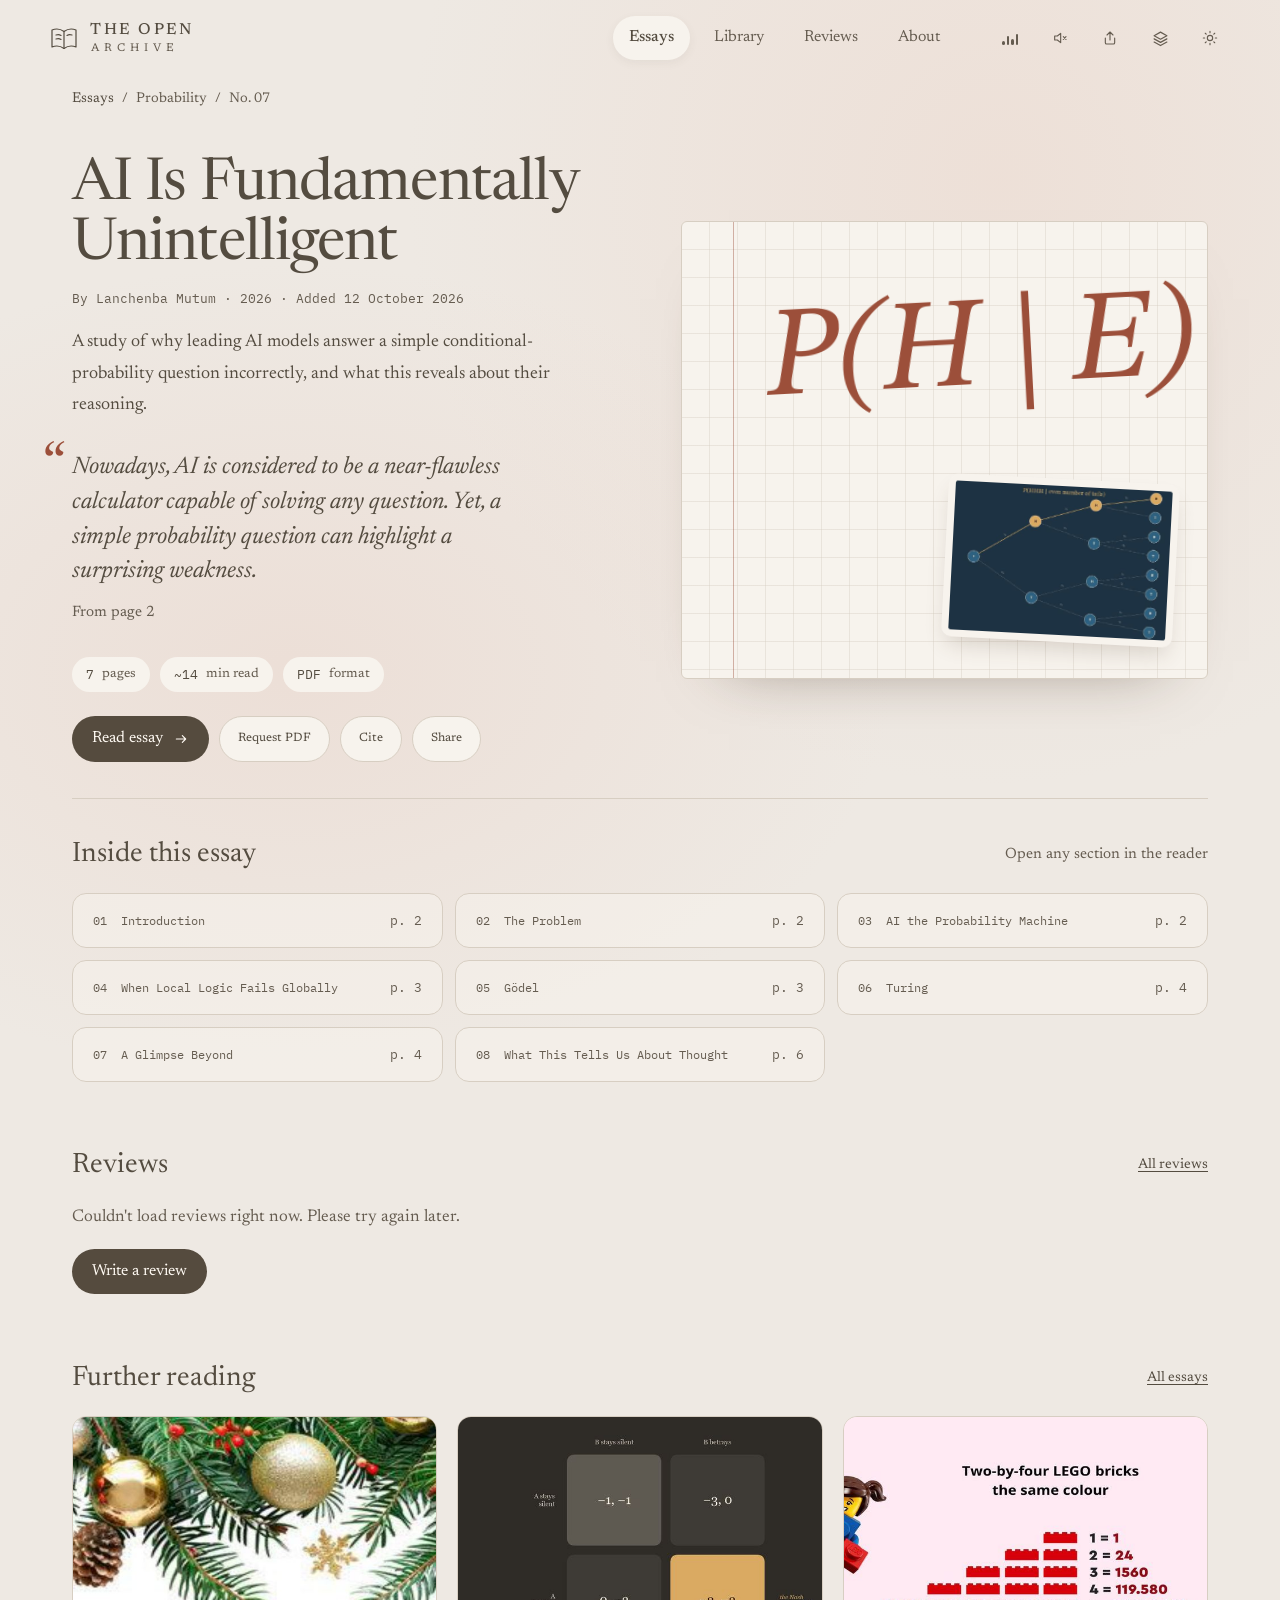
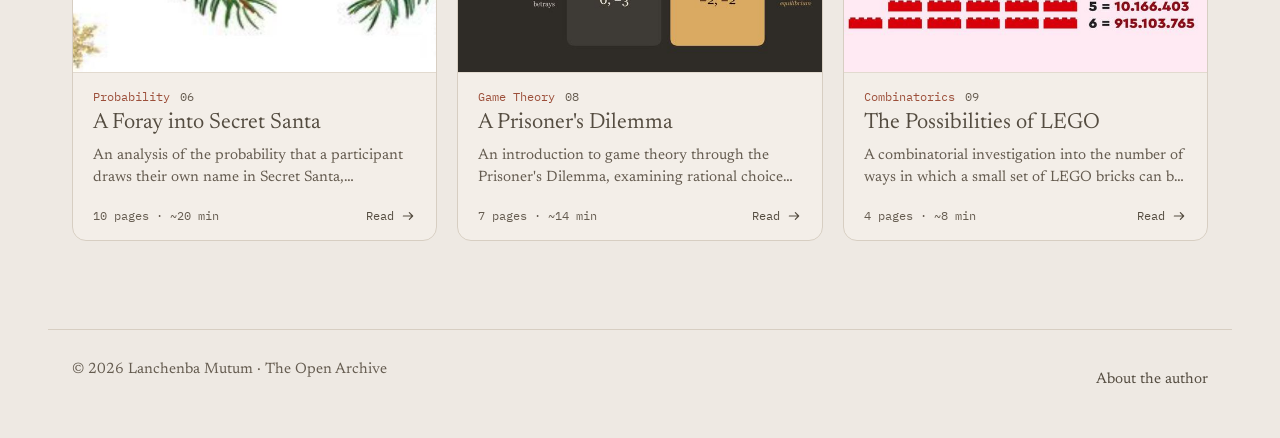
<file: public/essays/ai-is-unintelligent/index.html>
<!doctype html>
<html lang="en">
<head>
  <meta charset="utf-8">
  <meta name="viewport" content="width=device-width, initial-scale=1, viewport-fit=cover">
  <meta name="theme-color" content="#eee9e3">
  <title>AI Is Fundamentally Unintelligent · Lanchenba Mutum</title>
  <meta name="description" content="A study of why leading AI models answer a simple conditional-probability question incorrectly, and what this reveals about their reasoning.">
  <meta name="author" content="Lanchenba Mutum">
  <!-- og:start -->
  <link rel="canonical" href="https://theopenarchive.onrender.com/essays/ai-is-unintelligent/">
  <meta property="og:url" content="https://theopenarchive.onrender.com/essays/ai-is-unintelligent/">
  <meta property="og:type" content="article">
  <meta property="og:site_name" content="The Open Archive">
  <meta property="og:title" content="AI Is Fundamentally Unintelligent">
  <meta property="og:description" content="A study of why leading AI models answer a simple conditional-probability question incorrectly, and what this reveals about their reasoning.">
  <meta property="og:image" content="https://theopenarchive.onrender.com/og/ai-is-unintelligent.jpg">
  <meta property="og:image:width" content="1200">
  <meta property="og:image:height" content="630">
  <meta property="og:image:alt" content="AI Is Fundamentally Unintelligent">
  <meta name="twitter:card" content="summary_large_image">
  <meta name="twitter:title" content="AI Is Fundamentally Unintelligent">
  <meta name="twitter:description" content="A study of why leading AI models answer a simple conditional-probability question incorrectly, and what this reveals about their reasoning.">
  <meta name="twitter:image" content="https://theopenarchive.onrender.com/og/ai-is-unintelligent.jpg">
  <!-- og:end -->
  <link rel="icon" href="data:image/svg+xml,<svg xmlns='http://www.w3.org/2000/svg' viewBox='0 0 32 32'><rect width='32' height='32' rx='8' fill='%23544c40'/><path d='M8 10c3-1 6-1 8 1 2-2 5-2 8-1v13c-3-1-6-1-8 1-2-2-5-2-8-1z' fill='none' stroke='%23f7f3ed' stroke-width='1.6'/></svg>">
  <script>
    try {
      const t = localStorage.getItem("books.theme") || (matchMedia("(prefers-color-scheme: dark)").matches ? "dark" : "light");
      document.documentElement.dataset.theme = t;
      const u = localStorage.getItem("books.ui");
      if (u === "neu" || u === "glass") document.documentElement.dataset.ui = u;
    } catch (e) {}
  </script>
  <link rel="preconnect" href="https://fonts.googleapis.com">
  <link rel="preconnect" href="https://fonts.gstatic.com" crossorigin>
  <link href="https://fonts.googleapis.com/css2?family=IBM+Plex+Mono:wght@400;500&family=Newsreader:ital,opsz,wght@0,6..72,400;0,6..72,500;0,6..72,600;1,6..72,400&family=STIX+Two+Text:ital@0;1&family=Noto+Sans+Math&display=swap" rel="stylesheet">
  <link rel="alternate" type="application/rss+xml" title="The Open Archive" href="../../feed.xml">
  <link rel="stylesheet" href="../../css/styles.css?v=40">
  <link rel="stylesheet" href="../../css/looks.css?v=40">
  <script data-goatcounter="https://lance.goatcounter.com/count" async src="//gc.zgo.at/count.js"></script>
</head>
<body>

  <a class="skip-link" href="#content">Skip to content</a>
  <div class="stage">
    <header class="site-header">
      <a class="brand" href="../../" aria-label="The Open Archive, home">
        <svg viewBox="0 0 32 32" aria-hidden="true"><path d="M4 8c4-1.6 8-1.4 12 1.4C20 6.6 24 6.4 28 8v17c-4-1.6-8-1.4-12 1.4C12 23.6 8 23.4 4 25z"/><path d="M16 9.4v17"/><path d="M8 13c1.8-.5 3.6-.4 5 .4M8 17c1.8-.5 3.6-.4 5 .4M19 13.4c1.4-.8 3.2-.9 5-.4"/></svg>
        <span><strong>THE OPEN</strong><small>ARCHIVE</small></span>
      </a>
      <nav class="main-nav" aria-label="Main navigation">
        <a href="../../" class="active" aria-current="page">Essays</a>
        <a href="../../#room">Library</a>
        <a href="../../#reviews">Reviews</a>
        <a href="../../#about">About</a>
      </nav>
      <span class="acts">
        <button class="ib music-btn" data-music aria-pressed="false" aria-label="Background music" title="Music">
          <span class="eq" aria-hidden="true"><i></i><i></i><i></i><i></i></span>
        </button>
        <button class="ib" id="sfxBtn" aria-label="Sound effects" aria-pressed="true" title="Sound effects on">
          <svg class="ic-sound" viewBox="0 0 24 24" aria-hidden="true"><path d="M4 9v6h4l5 4V5L8 9H4z"/><path d="M17 9.5a4 4 0 0 1 0 5"/></svg>
          <svg class="ic-mute" viewBox="0 0 24 24" aria-hidden="true"><path d="M4 9v6h4l5 4V5L8 9H4z"/><path d="m17 10 4 4m0-4-4 4"/></svg>
        </button>
        <button class="ib" id="shareBtn" aria-label="Share" title="Share">
          <svg viewBox="0 0 24 24" aria-hidden="true"><path d="M12 15V3m0 0L7.5 7.5M12 3l4.5 4.5M5 12v7a2 2 0 0 0 2 2h10a2 2 0 0 0 2-2v-7"/></svg>
        </button>
        <button class="ib" id="uiBtn" aria-label="Change the look" title="Look">
          <svg viewBox="0 0 24 24" aria-hidden="true"><path d="m12 3 9 5-9 5-9-5 9-5Z"/><path d="m3 12.5 9 5 9-5"/><path d="m3 17 9 5 9-5"/></svg>
        </button>
        <button class="ib" id="themeBtn" aria-label="Toggle theme" title="Toggle theme">
          <svg class="ic-sun" viewBox="0 0 24 24" aria-hidden="true"><circle cx="12" cy="12" r="4"/><path d="M12 2v2m0 16v2M4.9 4.9l1.4 1.4m11.4 11.4 1.4 1.4M2 12h2m16 0h2M4.9 19.1l1.4-1.4M17.7 6.3l1.4-1.4"/></svg>
          <svg class="ic-moon" viewBox="0 0 24 24" aria-hidden="true"><path d="M20 14.5A8 8 0 1 1 9.5 4a6.5 6.5 0 0 0 10.5 10.5Z"/></svg>
        </button>
      </span>
    </header>
    <main class="page-wrap essay-page" id="content" tabindex="-1">
      <nav class="crumbs" aria-label="Breadcrumb"><a href="../../">Essays</a><span>/</span><span>Probability</span><span>/</span><span>No. 07</span></nav>

      <article class="essay-hero">
        <div class="essay-copy">
          <h1>AI Is Fundamentally Unintelligent</h1>
          <p class="byline">By Lanchenba Mutum · 2026 · Added 12 October 2026<span class="new-badge" data-added="2026-10-12" hidden>NEW</span></p>
          
          <p class="summary">A study of why leading AI models answer a simple conditional-probability question incorrectly, and what this reveals about their reasoning.</p>
          <blockquote class="excerpt"><p>Nowadays, AI is considered to be a near-flawless calculator capable of solving any question. Yet, a simple probability question can highlight a surprising weakness.</p><footer>From page 2</footer></blockquote>
          <div class="hero-numbers left">
            <span><b>7</b><small>pages</small></span>
            <span><b>~14</b><small>min read</small></span>
            <span><b>PDF</b><small>format</small></span>
          </div>
          <div class="essay-actions">
            <a class="btn primary" data-read href="../../reader.html?id=ai-is-unintelligent">Read essay<svg class="arrow" viewBox="0 0 24 24" aria-hidden="true"><path d="M5 12h14m-5-5 5 5-5 5"/></svg></a>
            <a class="btn ghost" href="../../books/ai-is-unintelligent.pdf" download data-title="AI Is Fundamentally Unintelligent">Request PDF</a>
            <button class="btn ghost" data-cite>Cite</button>
            <button class="btn ghost" data-share>Share</button>
          </div>
          <p class="progress-note" id="progressNote" hidden></p>
        </div>
        <figure class="essay-sheet">
          <span class="sheet-glyph" aria-hidden="true">P(H | E)</span>
          <span class="sheet-photo"><span class="photo" style="background-image:url([data-uri]);view-transition-name:ph-ai-is-unintelligent"><img src="../../images/ai-is-unintelligent-640.jpg" srcset="../../images/ai-is-unintelligent-640.jpg 640w, ../../images/ai-is-unintelligent.jpg 1200w" sizes="(max-width: 1000px) 50vw, 280px" alt="A probability tree for three coin tosses with the path heads-heads-heads highlighted." loading="eager" decoding="async" onload="this.classList.add('loaded')"></span></span>
        </figure>
      </article>

      <section class="essay-section">
        <div class="section-heading plain"><h2>Inside this essay</h2><span class="section-note">Open any section in the reader</span></div>
        <ol class="topic-list toc-links">
          <li style="--i:0"><a href="../../reader.html?id=ai-is-unintelligent&amp;page=2"><span class="n">01</span><span class="t">Introduction</span><span class="p">p. 2</span></a></li>
          <li style="--i:1"><a href="../../reader.html?id=ai-is-unintelligent&amp;page=2"><span class="n">02</span><span class="t">The Problem</span><span class="p">p. 2</span></a></li>
          <li style="--i:2"><a href="../../reader.html?id=ai-is-unintelligent&amp;page=2"><span class="n">03</span><span class="t">AI the Probability Machine</span><span class="p">p. 2</span></a></li>
          <li style="--i:3"><a href="../../reader.html?id=ai-is-unintelligent&amp;page=3"><span class="n">04</span><span class="t">When Local Logic Fails Globally</span><span class="p">p. 3</span></a></li>
          <li style="--i:4"><a href="../../reader.html?id=ai-is-unintelligent&amp;page=3"><span class="n">05</span><span class="t">Gödel</span><span class="p">p. 3</span></a></li>
          <li style="--i:5"><a href="../../reader.html?id=ai-is-unintelligent&amp;page=4"><span class="n">06</span><span class="t">Turing</span><span class="p">p. 4</span></a></li>
          <li style="--i:6"><a href="../../reader.html?id=ai-is-unintelligent&amp;page=4"><span class="n">07</span><span class="t">A Glimpse Beyond</span><span class="p">p. 4</span></a></li>
          <li style="--i:7"><a href="../../reader.html?id=ai-is-unintelligent&amp;page=6"><span class="n">08</span><span class="t">What This Tells Us About Thought</span><span class="p">p. 6</span></a></li>
        </ol>
      </section>

      <section class="essay-section essay-reviews" id="essayReviews" data-essay-id="ai-is-unintelligent" aria-labelledby="reviewsTitle" hidden>
        <div class="section-heading plain"><h2 id="reviewsTitle">Reviews</h2><a class="link small" href="../../#reviews">All reviews</a></div>
        <p class="er-sum" id="erSum"></p>
        <ul class="rev-list" id="erList"></ul>
        <div class="er-actions">
          <button class="btn primary" type="button" data-write-review="ai-is-unintelligent">Write a review</button>
          <a class="btn ghost" id="erAll" href="../../#reviews" hidden>See all reviews</a>
        </div>
      </section>

      <section class="essay-section">
        <div class="section-heading plain"><h2>Further reading</h2><a class="link small" href="../../">All essays</a></div>
        <div class="related-grid">
          <a class="related-card" href="../secret-santa/" style="--i:0">
            <span class="photo" style="background-image:url([data-uri]);view-transition-name:ph-secret-santa"><img src="../../images/secret-santa-640.jpg" srcset="../../images/secret-santa-640.jpg 640w, ../../images/secret-santa.jpg 1200w" sizes="(max-width: 650px) 92px, (max-width: 1000px) 30vw, 360px" alt="Christmas fir branches with gold baubles, red berries and a pine cone." loading="lazy" decoding="async" onload="this.classList.add('loaded')"></span>
            <span class="meta"><span>Probability</span><span class="num">06</span></span>
            <span class="related-name">A Foray into Secret Santa</span>
            <span class="related-desc">An analysis of the probability that a participant draws their own name in Secret Santa, introducing derangements and the unexpected appearance of e.</span>
            <span class="related-foot"><span>10 pages · ~20 min</span><span class="related-go">Read<svg viewBox="0 0 24 24" aria-hidden="true"><path d="M5 12h14m-5-5 5 5-5 5"/></svg></span></span>
          </a>
          <a class="related-card" href="../prisoners-dilemma/" style="--i:1">
            <span class="photo" style="background-image:url([data-uri]);view-transition-name:ph-prisoners-dilemma"><img src="../../images/prisoners-dilemma-640.jpg" srcset="../../images/prisoners-dilemma-640.jpg 640w, ../../images/prisoners-dilemma.jpg 1200w" sizes="(max-width: 650px) 92px, (max-width: 1000px) 30vw, 360px" alt="The Prisoner&#x27;s Dilemma payoff matrix, with the mutual-betrayal outcome highlighted as the Nash equilibrium." loading="lazy" decoding="async" onload="this.classList.add('loaded')"></span>
            <span class="meta"><span>Game Theory</span><span class="num">08</span></span>
            <span class="related-name">A Prisoner&#x27;s Dilemma</span>
            <span class="related-desc">An introduction to game theory through the Prisoner&#x27;s Dilemma, examining rational choice when both cooperation and betrayal are possible.</span>
            <span class="related-foot"><span>7 pages · ~14 min</span><span class="related-go">Read<svg viewBox="0 0 24 24" aria-hidden="true"><path d="M5 12h14m-5-5 5 5-5 5"/></svg></span></span>
          </a>
          <a class="related-card" href="../lego-maths/" style="--i:2">
            <span class="photo" style="background-image:url([data-uri]);view-transition-name:ph-lego-maths"><img src="../../images/lego-maths-640.jpg" srcset="../../images/lego-maths-640.jpg 640w, ../../images/lego-maths.jpg 1200w" sizes="(max-width: 650px) 92px, (max-width: 1000px) 30vw, 360px" alt="Rows of red two-by-four LEGO bricks alongside the number of possible combinations for one to six bricks." loading="lazy" decoding="async" onload="this.classList.add('loaded')"></span>
            <span class="meta"><span>Combinatorics</span><span class="num">09</span></span>
            <span class="related-name">The Possibilities of LEGO</span>
            <span class="related-desc">A combinatorial investigation into the number of ways in which a small set of LEGO bricks can be combined.</span>
            <span class="related-foot"><span>4 pages · ~8 min</span><span class="related-go">Read<svg viewBox="0 0 24 24" aria-hidden="true"><path d="M5 12h14m-5-5 5 5-5 5"/></svg></span></span>
          </a>
        </div>
      </section>
    </main>

    <script type="application/json" id="essayData">{"id": "ai-is-unintelligent", "title": "AI Is Fundamentally Unintelligent", "author": "Lanchenba Mutum", "year": 2026}</script>
    <script type="application/ld+json">{"@context": "https://schema.org", "@type": "ScholarlyArticle", "headline": "AI Is Fundamentally Unintelligent", "author": {"@type": "Person", "name": "Lanchenba Mutum"}, "datePublished": "2026", "description": "A study of why leading AI models answer a simple conditional-probability question incorrectly, and what this reveals about their reasoning.", "about": ["A conditional-probability problem", "AI as a probability machine", "When local logic fails globally", "Gödel and self-reference", "Turing and undecidability"], "isPartOf": {"@type": "CreativeWorkSeries", "name": "The Open Archive", "author": {"@type": "Person", "name": "Lanchenba Mutum"}}, "image": "https://theopenarchive.onrender.com/images/ai-is-unintelligent.jpg", "encoding": {"@type": "MediaObject", "encodingFormat": "application/pdf", "contentUrl": "https://theopenarchive.onrender.com/books/ai-is-unintelligent.pdf"}, "url": "https://theopenarchive.onrender.com/essays/ai-is-unintelligent/"}</script>

    <footer class="site-footer">
      <span>© 2026 Lanchenba Mutum · The Open Archive</span>
      <a href="../../#about">About the author</a>
    </footer>
    <div class="toast" id="toast" role="status" hidden></div>
  </div>
  <script src="../../js/common.js?v=40"></script>
  <script src="../../js/sfx.js?v=40"></script>
  <script src="../../js/site.js?v=40"></script>
  <script src="../../js/reviews.js?v=40"></script>
  <script src="../../js/request.js?v=40"></script>
  <script src="../../js/music.js?v=40"></script>
</body>
</html>
</file>
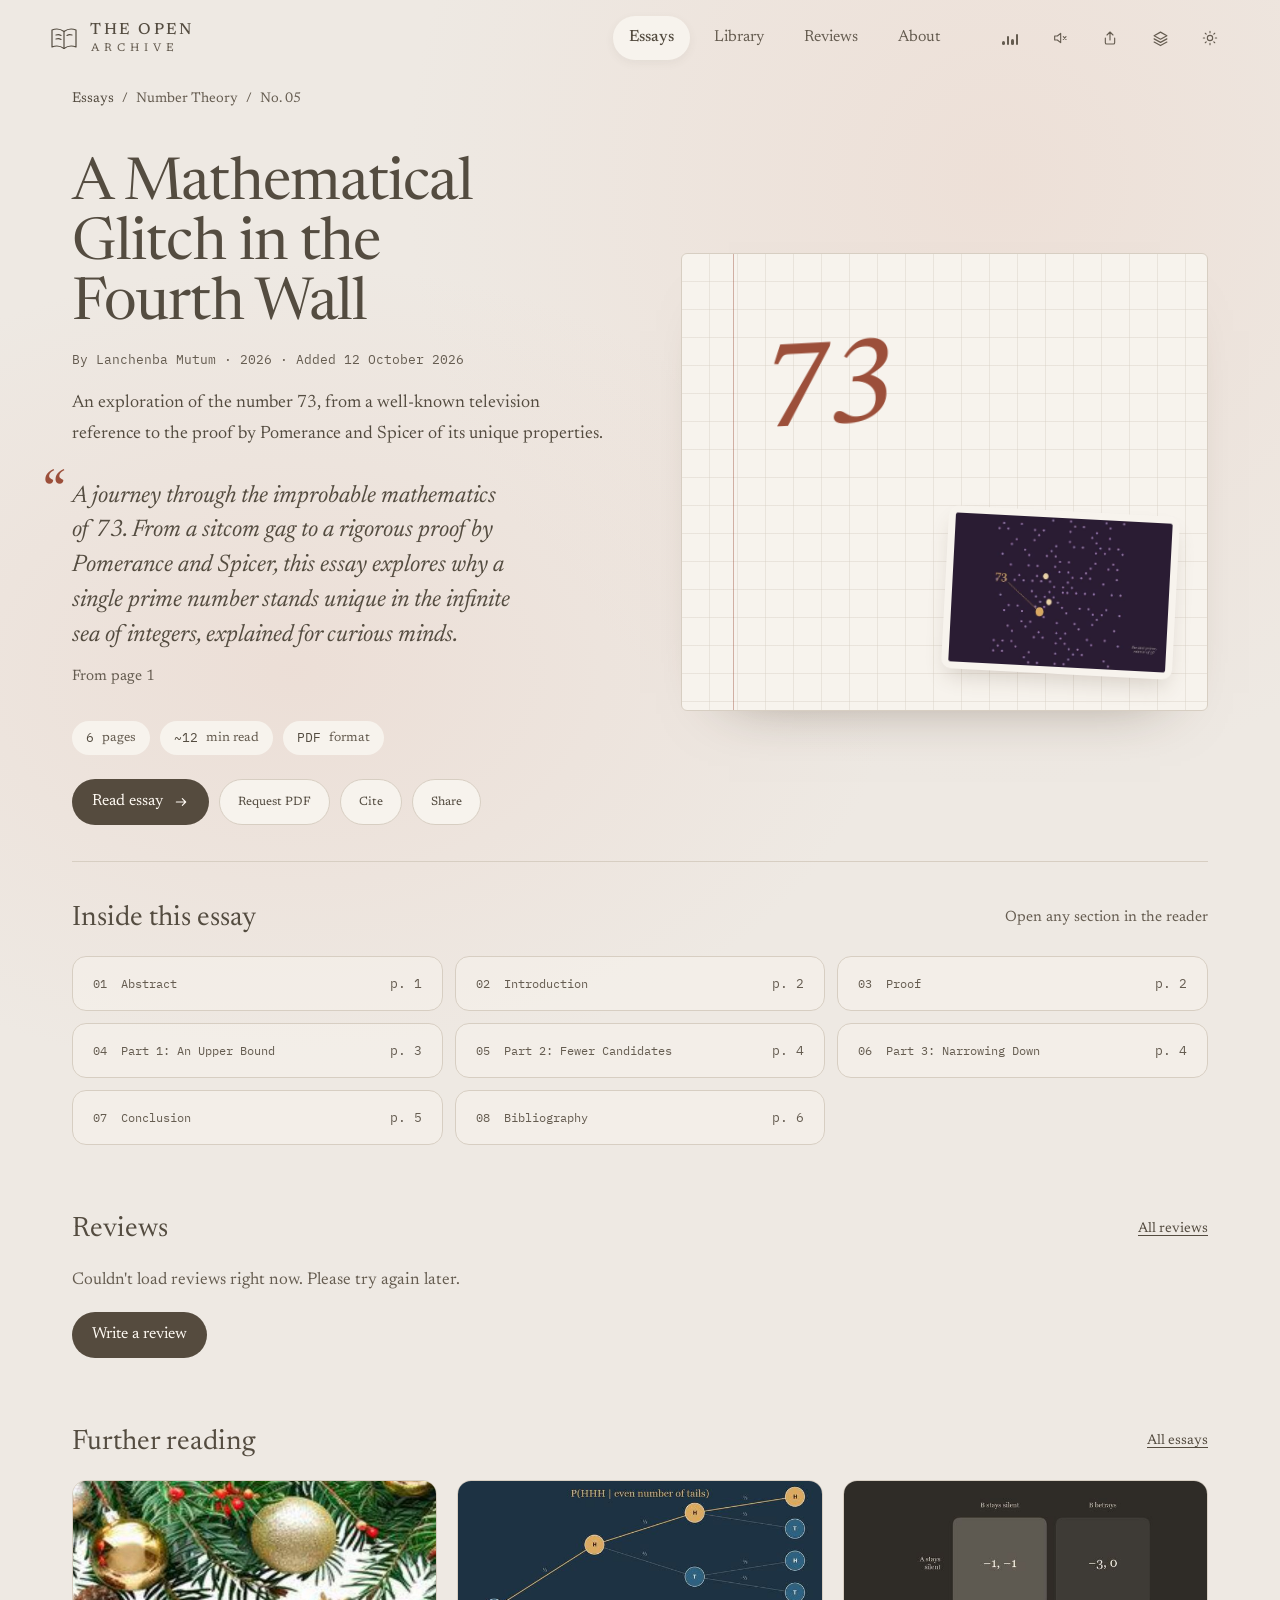
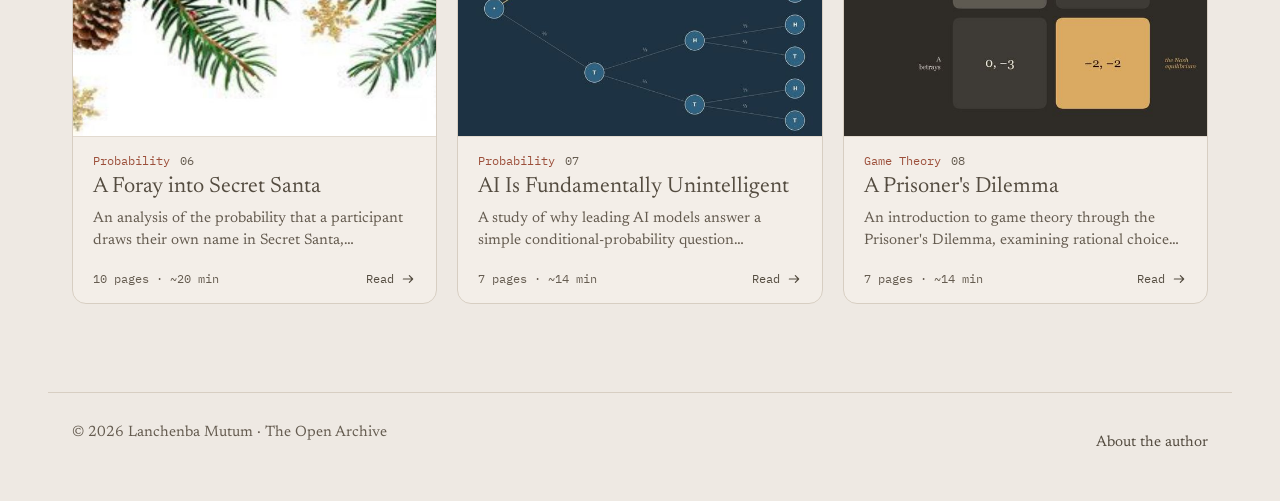
<file: public/essays/glitch-in-the-fourth-wall/index.html>
<!doctype html>
<html lang="en">
<head>
  <meta charset="utf-8">
  <meta name="viewport" content="width=device-width, initial-scale=1, viewport-fit=cover">
  <meta name="theme-color" content="#eee9e3">
  <title>A Mathematical Glitch in the Fourth Wall · Lanchenba Mutum</title>
  <meta name="description" content="An exploration of the number 73, from a well-known television reference to the proof by Pomerance and Spicer of its unique properties.">
  <meta name="author" content="Lanchenba Mutum">
  <!-- og:start -->
  <link rel="canonical" href="https://theopenarchive.onrender.com/essays/glitch-in-the-fourth-wall/">
  <meta property="og:url" content="https://theopenarchive.onrender.com/essays/glitch-in-the-fourth-wall/">
  <meta property="og:type" content="article">
  <meta property="og:site_name" content="The Open Archive">
  <meta property="og:title" content="A Mathematical Glitch in the Fourth Wall">
  <meta property="og:description" content="An exploration of the number 73, from a well-known television reference to the proof by Pomerance and Spicer of its unique properties.">
  <meta property="og:image" content="https://theopenarchive.onrender.com/og/glitch-in-the-fourth-wall.jpg">
  <meta property="og:image:width" content="1200">
  <meta property="og:image:height" content="630">
  <meta property="og:image:alt" content="A Mathematical Glitch in the Fourth Wall">
  <meta name="twitter:card" content="summary_large_image">
  <meta name="twitter:title" content="A Mathematical Glitch in the Fourth Wall">
  <meta name="twitter:description" content="An exploration of the number 73, from a well-known television reference to the proof by Pomerance and Spicer of its unique properties.">
  <meta name="twitter:image" content="https://theopenarchive.onrender.com/og/glitch-in-the-fourth-wall.jpg">
  <!-- og:end -->
  <link rel="icon" href="data:image/svg+xml,<svg xmlns='http://www.w3.org/2000/svg' viewBox='0 0 32 32'><rect width='32' height='32' rx='8' fill='%23544c40'/><path d='M8 10c3-1 6-1 8 1 2-2 5-2 8-1v13c-3-1-6-1-8 1-2-2-5-2-8-1z' fill='none' stroke='%23f7f3ed' stroke-width='1.6'/></svg>">
  <script>
    try {
      const t = localStorage.getItem("books.theme") || (matchMedia("(prefers-color-scheme: dark)").matches ? "dark" : "light");
      document.documentElement.dataset.theme = t;
      const u = localStorage.getItem("books.ui");
      if (u === "neu" || u === "glass") document.documentElement.dataset.ui = u;
    } catch (e) {}
  </script>
  <link rel="preconnect" href="https://fonts.googleapis.com">
  <link rel="preconnect" href="https://fonts.gstatic.com" crossorigin>
  <link href="https://fonts.googleapis.com/css2?family=IBM+Plex+Mono:wght@400;500&family=Newsreader:ital,opsz,wght@0,6..72,400;0,6..72,500;0,6..72,600;1,6..72,400&family=STIX+Two+Text:ital@0;1&family=Noto+Sans+Math&display=swap" rel="stylesheet">
  <link rel="alternate" type="application/rss+xml" title="The Open Archive" href="../../feed.xml">
  <link rel="stylesheet" href="../../css/styles.css?v=40">
  <link rel="stylesheet" href="../../css/looks.css?v=40">
  <script data-goatcounter="https://lance.goatcounter.com/count" async src="//gc.zgo.at/count.js"></script>
</head>
<body>

  <a class="skip-link" href="#content">Skip to content</a>
  <div class="stage">
    <header class="site-header">
      <a class="brand" href="../../" aria-label="The Open Archive, home">
        <svg viewBox="0 0 32 32" aria-hidden="true"><path d="M4 8c4-1.6 8-1.4 12 1.4C20 6.6 24 6.4 28 8v17c-4-1.6-8-1.4-12 1.4C12 23.6 8 23.4 4 25z"/><path d="M16 9.4v17"/><path d="M8 13c1.8-.5 3.6-.4 5 .4M8 17c1.8-.5 3.6-.4 5 .4M19 13.4c1.4-.8 3.2-.9 5-.4"/></svg>
        <span><strong>THE OPEN</strong><small>ARCHIVE</small></span>
      </a>
      <nav class="main-nav" aria-label="Main navigation">
        <a href="../../" class="active" aria-current="page">Essays</a>
        <a href="../../#room">Library</a>
        <a href="../../#reviews">Reviews</a>
        <a href="../../#about">About</a>
      </nav>
      <span class="acts">
        <button class="ib music-btn" data-music aria-pressed="false" aria-label="Background music" title="Music">
          <span class="eq" aria-hidden="true"><i></i><i></i><i></i><i></i></span>
        </button>
        <button class="ib" id="sfxBtn" aria-label="Sound effects" aria-pressed="true" title="Sound effects on">
          <svg class="ic-sound" viewBox="0 0 24 24" aria-hidden="true"><path d="M4 9v6h4l5 4V5L8 9H4z"/><path d="M17 9.5a4 4 0 0 1 0 5"/></svg>
          <svg class="ic-mute" viewBox="0 0 24 24" aria-hidden="true"><path d="M4 9v6h4l5 4V5L8 9H4z"/><path d="m17 10 4 4m0-4-4 4"/></svg>
        </button>
        <button class="ib" id="shareBtn" aria-label="Share" title="Share">
          <svg viewBox="0 0 24 24" aria-hidden="true"><path d="M12 15V3m0 0L7.5 7.5M12 3l4.5 4.5M5 12v7a2 2 0 0 0 2 2h10a2 2 0 0 0 2-2v-7"/></svg>
        </button>
        <button class="ib" id="uiBtn" aria-label="Change the look" title="Look">
          <svg viewBox="0 0 24 24" aria-hidden="true"><path d="m12 3 9 5-9 5-9-5 9-5Z"/><path d="m3 12.5 9 5 9-5"/><path d="m3 17 9 5 9-5"/></svg>
        </button>
        <button class="ib" id="themeBtn" aria-label="Toggle theme" title="Toggle theme">
          <svg class="ic-sun" viewBox="0 0 24 24" aria-hidden="true"><circle cx="12" cy="12" r="4"/><path d="M12 2v2m0 16v2M4.9 4.9l1.4 1.4m11.4 11.4 1.4 1.4M2 12h2m16 0h2M4.9 19.1l1.4-1.4M17.7 6.3l1.4-1.4"/></svg>
          <svg class="ic-moon" viewBox="0 0 24 24" aria-hidden="true"><path d="M20 14.5A8 8 0 1 1 9.5 4a6.5 6.5 0 0 0 10.5 10.5Z"/></svg>
        </button>
      </span>
    </header>
    <main class="page-wrap essay-page" id="content" tabindex="-1">
      <nav class="crumbs" aria-label="Breadcrumb"><a href="../../">Essays</a><span>/</span><span>Number Theory</span><span>/</span><span>No. 05</span></nav>

      <article class="essay-hero">
        <div class="essay-copy">
          <h1>A Mathematical Glitch in the Fourth Wall</h1>
          <p class="byline">By Lanchenba Mutum · 2026 · Added 12 October 2026<span class="new-badge" data-added="2026-10-12" hidden>NEW</span></p>
          
          <p class="summary">An exploration of the number 73, from a well-known television reference to the proof by Pomerance and Spicer of its unique properties.</p>
          <blockquote class="excerpt"><p>A journey through the improbable mathematics of 73. From a sitcom gag to a rigorous proof by Pomerance and Spicer, this essay explores why a single prime number stands unique in the infinite sea of integers, explained for curious minds.</p><footer>From page 1</footer></blockquote>
          <div class="hero-numbers left">
            <span><b>6</b><small>pages</small></span>
            <span><b>~12</b><small>min read</small></span>
            <span><b>PDF</b><small>format</small></span>
          </div>
          <div class="essay-actions">
            <a class="btn primary" data-read href="../../reader.html?id=glitch-in-the-fourth-wall">Read essay<svg class="arrow" viewBox="0 0 24 24" aria-hidden="true"><path d="M5 12h14m-5-5 5 5-5 5"/></svg></a>
            <a class="btn ghost" href="../../books/glitch-in-the-fourth-wall.pdf" download data-title="A Mathematical Glitch in the Fourth Wall">Request PDF</a>
            <button class="btn ghost" data-cite>Cite</button>
            <button class="btn ghost" data-share>Share</button>
          </div>
          <p class="progress-note" id="progressNote" hidden></p>
        </div>
        <figure class="essay-sheet">
          <span class="sheet-glyph" aria-hidden="true">73</span>
          <span class="sheet-photo"><span class="photo" style="background-image:url([data-uri]);view-transition-name:ph-glitch-in-the-fourth-wall"><img src="../../images/glitch-in-the-fourth-wall-640.jpg" srcset="../../images/glitch-in-the-fourth-wall-640.jpg 640w, ../../images/glitch-in-the-fourth-wall.jpg 1200w" sizes="(max-width: 1000px) 50vw, 280px" alt="An Ulam spiral of prime numbers with the prime 73 highlighted in gold." loading="eager" decoding="async" onload="this.classList.add('loaded')"></span></span>
        </figure>
      </article>

      <section class="essay-section">
        <div class="section-heading plain"><h2>Inside this essay</h2><span class="section-note">Open any section in the reader</span></div>
        <ol class="topic-list toc-links">
          <li style="--i:0"><a href="../../reader.html?id=glitch-in-the-fourth-wall&amp;page=1"><span class="n">01</span><span class="t">Abstract</span><span class="p">p. 1</span></a></li>
          <li style="--i:1"><a href="../../reader.html?id=glitch-in-the-fourth-wall&amp;page=2"><span class="n">02</span><span class="t">Introduction</span><span class="p">p. 2</span></a></li>
          <li style="--i:2"><a href="../../reader.html?id=glitch-in-the-fourth-wall&amp;page=2"><span class="n">03</span><span class="t">Proof</span><span class="p">p. 2</span></a></li>
          <li style="--i:3"><a href="../../reader.html?id=glitch-in-the-fourth-wall&amp;page=3"><span class="n">04</span><span class="t">Part 1: An Upper Bound</span><span class="p">p. 3</span></a></li>
          <li style="--i:4"><a href="../../reader.html?id=glitch-in-the-fourth-wall&amp;page=4"><span class="n">05</span><span class="t">Part 2: Fewer Candidates</span><span class="p">p. 4</span></a></li>
          <li style="--i:5"><a href="../../reader.html?id=glitch-in-the-fourth-wall&amp;page=4"><span class="n">06</span><span class="t">Part 3: Narrowing Down</span><span class="p">p. 4</span></a></li>
          <li style="--i:6"><a href="../../reader.html?id=glitch-in-the-fourth-wall&amp;page=5"><span class="n">07</span><span class="t">Conclusion</span><span class="p">p. 5</span></a></li>
          <li style="--i:7"><a href="../../reader.html?id=glitch-in-the-fourth-wall&amp;page=6"><span class="n">08</span><span class="t">Bibliography</span><span class="p">p. 6</span></a></li>
        </ol>
      </section>

      <section class="essay-section essay-reviews" id="essayReviews" data-essay-id="glitch-in-the-fourth-wall" aria-labelledby="reviewsTitle" hidden>
        <div class="section-heading plain"><h2 id="reviewsTitle">Reviews</h2><a class="link small" href="../../#reviews">All reviews</a></div>
        <p class="er-sum" id="erSum"></p>
        <ul class="rev-list" id="erList"></ul>
        <div class="er-actions">
          <button class="btn primary" type="button" data-write-review="glitch-in-the-fourth-wall">Write a review</button>
          <a class="btn ghost" id="erAll" href="../../#reviews" hidden>See all reviews</a>
        </div>
      </section>

      <section class="essay-section">
        <div class="section-heading plain"><h2>Further reading</h2><a class="link small" href="../../">All essays</a></div>
        <div class="related-grid">
          <a class="related-card" href="../secret-santa/" style="--i:0">
            <span class="photo" style="background-image:url([data-uri]);view-transition-name:ph-secret-santa"><img src="../../images/secret-santa-640.jpg" srcset="../../images/secret-santa-640.jpg 640w, ../../images/secret-santa.jpg 1200w" sizes="(max-width: 650px) 92px, (max-width: 1000px) 30vw, 360px" alt="Christmas fir branches with gold baubles, red berries and a pine cone." loading="lazy" decoding="async" onload="this.classList.add('loaded')"></span>
            <span class="meta"><span>Probability</span><span class="num">06</span></span>
            <span class="related-name">A Foray into Secret Santa</span>
            <span class="related-desc">An analysis of the probability that a participant draws their own name in Secret Santa, introducing derangements and the unexpected appearance of e.</span>
            <span class="related-foot"><span>10 pages · ~20 min</span><span class="related-go">Read<svg viewBox="0 0 24 24" aria-hidden="true"><path d="M5 12h14m-5-5 5 5-5 5"/></svg></span></span>
          </a>
          <a class="related-card" href="../ai-is-unintelligent/" style="--i:1">
            <span class="photo" style="background-image:url([data-uri]);view-transition-name:ph-ai-is-unintelligent"><img src="../../images/ai-is-unintelligent-640.jpg" srcset="../../images/ai-is-unintelligent-640.jpg 640w, ../../images/ai-is-unintelligent.jpg 1200w" sizes="(max-width: 650px) 92px, (max-width: 1000px) 30vw, 360px" alt="A probability tree for three coin tosses with the path heads-heads-heads highlighted." loading="lazy" decoding="async" onload="this.classList.add('loaded')"></span>
            <span class="meta"><span>Probability</span><span class="num">07</span></span>
            <span class="related-name">AI Is Fundamentally Unintelligent</span>
            <span class="related-desc">A study of why leading AI models answer a simple conditional-probability question incorrectly, and what this reveals about their reasoning.</span>
            <span class="related-foot"><span>7 pages · ~14 min</span><span class="related-go">Read<svg viewBox="0 0 24 24" aria-hidden="true"><path d="M5 12h14m-5-5 5 5-5 5"/></svg></span></span>
          </a>
          <a class="related-card" href="../prisoners-dilemma/" style="--i:2">
            <span class="photo" style="background-image:url([data-uri]);view-transition-name:ph-prisoners-dilemma"><img src="../../images/prisoners-dilemma-640.jpg" srcset="../../images/prisoners-dilemma-640.jpg 640w, ../../images/prisoners-dilemma.jpg 1200w" sizes="(max-width: 650px) 92px, (max-width: 1000px) 30vw, 360px" alt="The Prisoner&#x27;s Dilemma payoff matrix, with the mutual-betrayal outcome highlighted as the Nash equilibrium." loading="lazy" decoding="async" onload="this.classList.add('loaded')"></span>
            <span class="meta"><span>Game Theory</span><span class="num">08</span></span>
            <span class="related-name">A Prisoner&#x27;s Dilemma</span>
            <span class="related-desc">An introduction to game theory through the Prisoner&#x27;s Dilemma, examining rational choice when both cooperation and betrayal are possible.</span>
            <span class="related-foot"><span>7 pages · ~14 min</span><span class="related-go">Read<svg viewBox="0 0 24 24" aria-hidden="true"><path d="M5 12h14m-5-5 5 5-5 5"/></svg></span></span>
          </a>
        </div>
      </section>
    </main>

    <script type="application/json" id="essayData">{"id": "glitch-in-the-fourth-wall", "title": "A Mathematical Glitch in the Fourth Wall", "author": "Lanchenba Mutum", "year": 2026}</script>
    <script type="application/ld+json">{"@context": "https://schema.org", "@type": "ScholarlyArticle", "headline": "A Mathematical Glitch in the Fourth Wall", "author": {"@type": "Person", "name": "Lanchenba Mutum"}, "datePublished": "2026", "description": "An exploration of the number 73, from a well-known television reference to the proof by Pomerance and Spicer of its unique properties.", "about": ["Sheldon primes and the number 73", "Proving an upper bound for Sheldon primes", "Reducing the number of candidates", "Narrowing the search to a single prime"], "isPartOf": {"@type": "CreativeWorkSeries", "name": "The Open Archive", "author": {"@type": "Person", "name": "Lanchenba Mutum"}}, "image": "https://theopenarchive.onrender.com/images/glitch-in-the-fourth-wall.jpg", "encoding": {"@type": "MediaObject", "encodingFormat": "application/pdf", "contentUrl": "https://theopenarchive.onrender.com/books/glitch-in-the-fourth-wall.pdf"}, "url": "https://theopenarchive.onrender.com/essays/glitch-in-the-fourth-wall/"}</script>

    <footer class="site-footer">
      <span>© 2026 Lanchenba Mutum · The Open Archive</span>
      <a href="../../#about">About the author</a>
    </footer>
    <div class="toast" id="toast" role="status" hidden></div>
  </div>
  <script src="../../js/common.js?v=40"></script>
  <script src="../../js/sfx.js?v=40"></script>
  <script src="../../js/site.js?v=40"></script>
  <script src="../../js/reviews.js?v=40"></script>
  <script src="../../js/request.js?v=40"></script>
  <script src="../../js/music.js?v=40"></script>
</body>
</html>
</file>
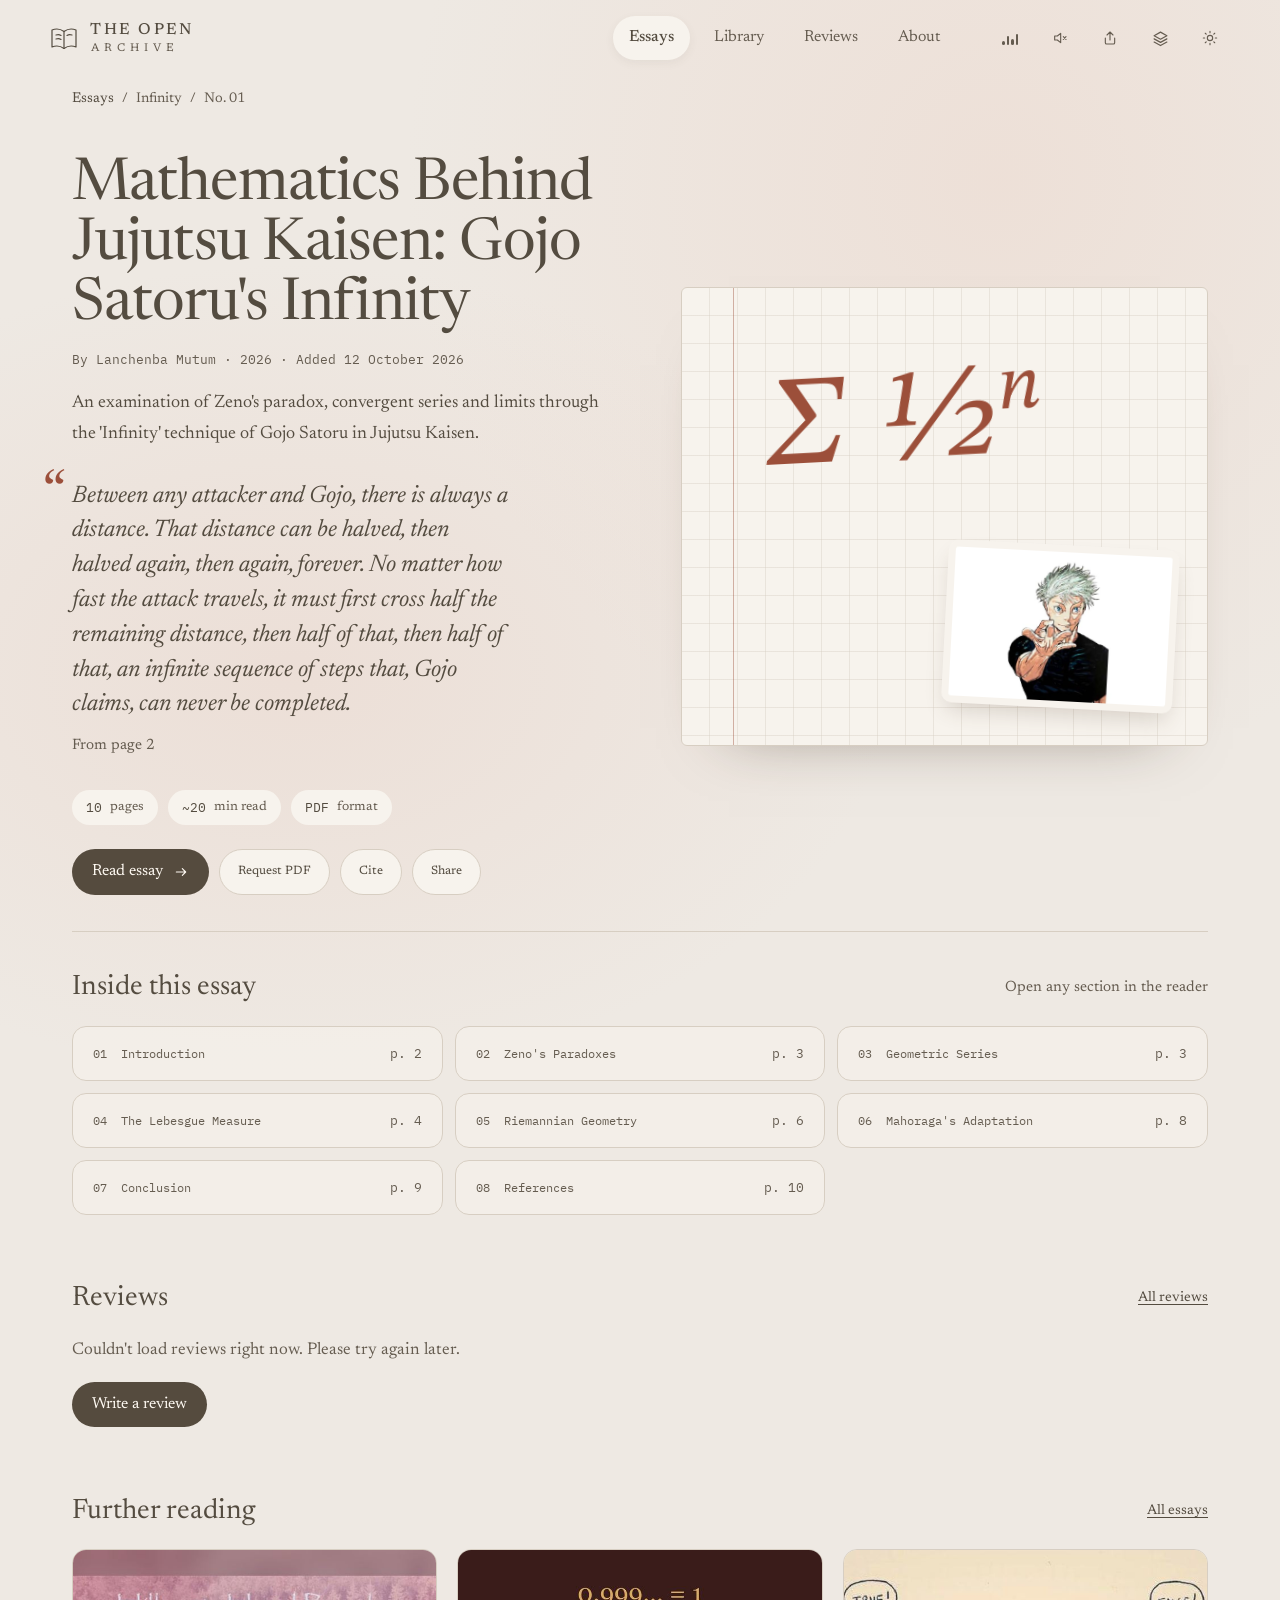
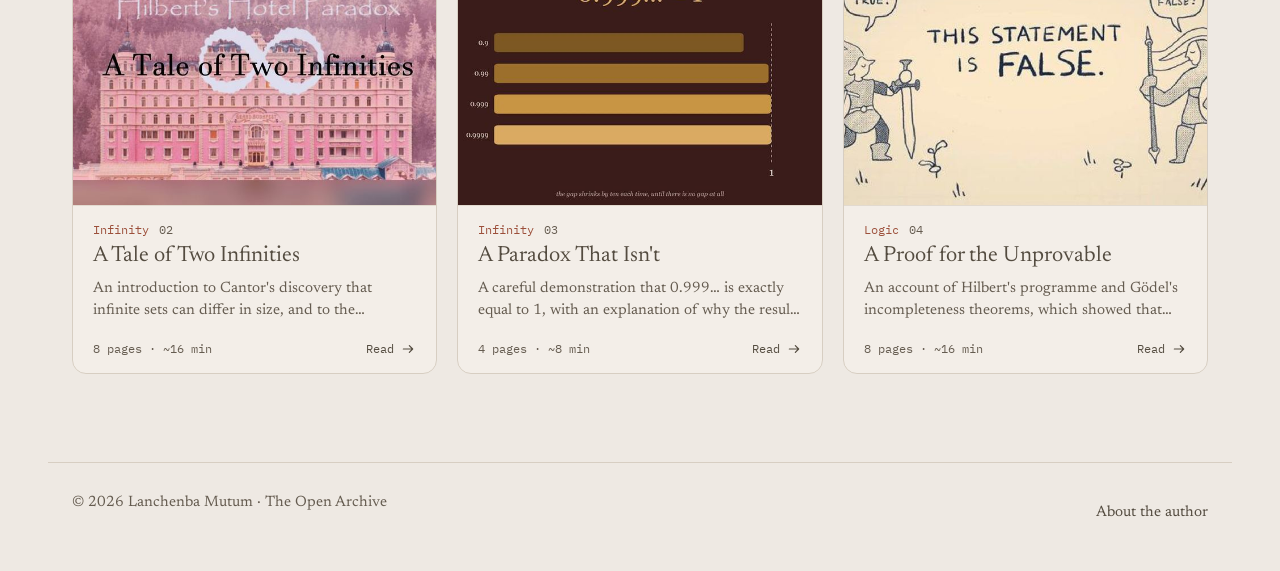
<file: public/essays/gojo-infinity/index.html>
<!doctype html>
<html lang="en">
<head>
  <meta charset="utf-8">
  <meta name="viewport" content="width=device-width, initial-scale=1, viewport-fit=cover">
  <meta name="theme-color" content="#eee9e3">
  <title>Mathematics Behind Jujutsu Kaisen: Gojo Satoru&#x27;s Infinity · Lanchenba Mutum</title>
  <meta name="description" content="An examination of Zeno&#x27;s paradox, convergent series and limits through the &#x27;Infinity&#x27; technique of Gojo Satoru in Jujutsu Kaisen.">
  <meta name="author" content="Lanchenba Mutum">
  <!-- og:start -->
  <link rel="canonical" href="https://theopenarchive.onrender.com/essays/gojo-infinity/">
  <meta property="og:url" content="https://theopenarchive.onrender.com/essays/gojo-infinity/">
  <meta property="og:type" content="article">
  <meta property="og:site_name" content="The Open Archive">
  <meta property="og:title" content="Mathematics Behind Jujutsu Kaisen: Gojo Satoru&#x27;s Infinity">
  <meta property="og:description" content="An examination of Zeno&#x27;s paradox, convergent series and limits through the &#x27;Infinity&#x27; technique of Gojo Satoru in Jujutsu Kaisen.">
  <meta property="og:image" content="https://theopenarchive.onrender.com/og/gojo-infinity.jpg">
  <meta property="og:image:width" content="1200">
  <meta property="og:image:height" content="630">
  <meta property="og:image:alt" content="Mathematics Behind Jujutsu Kaisen: Gojo Satoru&#x27;s Infinity">
  <meta name="twitter:card" content="summary_large_image">
  <meta name="twitter:title" content="Mathematics Behind Jujutsu Kaisen: Gojo Satoru&#x27;s Infinity">
  <meta name="twitter:description" content="An examination of Zeno&#x27;s paradox, convergent series and limits through the &#x27;Infinity&#x27; technique of Gojo Satoru in Jujutsu Kaisen.">
  <meta name="twitter:image" content="https://theopenarchive.onrender.com/og/gojo-infinity.jpg">
  <!-- og:end -->
  <link rel="icon" href="data:image/svg+xml,<svg xmlns='http://www.w3.org/2000/svg' viewBox='0 0 32 32'><rect width='32' height='32' rx='8' fill='%23544c40'/><path d='M8 10c3-1 6-1 8 1 2-2 5-2 8-1v13c-3-1-6-1-8 1-2-2-5-2-8-1z' fill='none' stroke='%23f7f3ed' stroke-width='1.6'/></svg>">
  <script>
    try {
      const t = localStorage.getItem("books.theme") || (matchMedia("(prefers-color-scheme: dark)").matches ? "dark" : "light");
      document.documentElement.dataset.theme = t;
      const u = localStorage.getItem("books.ui");
      if (u === "neu" || u === "glass") document.documentElement.dataset.ui = u;
    } catch (e) {}
  </script>
  <link rel="preconnect" href="https://fonts.googleapis.com">
  <link rel="preconnect" href="https://fonts.gstatic.com" crossorigin>
  <link href="https://fonts.googleapis.com/css2?family=IBM+Plex+Mono:wght@400;500&family=Newsreader:ital,opsz,wght@0,6..72,400;0,6..72,500;0,6..72,600;1,6..72,400&family=STIX+Two+Text:ital@0;1&family=Noto+Sans+Math&display=swap" rel="stylesheet">
  <link rel="alternate" type="application/rss+xml" title="The Open Archive" href="../../feed.xml">
  <link rel="stylesheet" href="../../css/styles.css?v=40">
  <link rel="stylesheet" href="../../css/looks.css?v=40">
  <script data-goatcounter="https://lance.goatcounter.com/count" async src="//gc.zgo.at/count.js"></script>
</head>
<body>

  <a class="skip-link" href="#content">Skip to content</a>
  <div class="stage">
    <header class="site-header">
      <a class="brand" href="../../" aria-label="The Open Archive, home">
        <svg viewBox="0 0 32 32" aria-hidden="true"><path d="M4 8c4-1.6 8-1.4 12 1.4C20 6.6 24 6.4 28 8v17c-4-1.6-8-1.4-12 1.4C12 23.6 8 23.4 4 25z"/><path d="M16 9.4v17"/><path d="M8 13c1.8-.5 3.6-.4 5 .4M8 17c1.8-.5 3.6-.4 5 .4M19 13.4c1.4-.8 3.2-.9 5-.4"/></svg>
        <span><strong>THE OPEN</strong><small>ARCHIVE</small></span>
      </a>
      <nav class="main-nav" aria-label="Main navigation">
        <a href="../../" class="active" aria-current="page">Essays</a>
        <a href="../../#room">Library</a>
        <a href="../../#reviews">Reviews</a>
        <a href="../../#about">About</a>
      </nav>
      <span class="acts">
        <button class="ib music-btn" data-music aria-pressed="false" aria-label="Background music" title="Music">
          <span class="eq" aria-hidden="true"><i></i><i></i><i></i><i></i></span>
        </button>
        <button class="ib" id="sfxBtn" aria-label="Sound effects" aria-pressed="true" title="Sound effects on">
          <svg class="ic-sound" viewBox="0 0 24 24" aria-hidden="true"><path d="M4 9v6h4l5 4V5L8 9H4z"/><path d="M17 9.5a4 4 0 0 1 0 5"/></svg>
          <svg class="ic-mute" viewBox="0 0 24 24" aria-hidden="true"><path d="M4 9v6h4l5 4V5L8 9H4z"/><path d="m17 10 4 4m0-4-4 4"/></svg>
        </button>
        <button class="ib" id="shareBtn" aria-label="Share" title="Share">
          <svg viewBox="0 0 24 24" aria-hidden="true"><path d="M12 15V3m0 0L7.5 7.5M12 3l4.5 4.5M5 12v7a2 2 0 0 0 2 2h10a2 2 0 0 0 2-2v-7"/></svg>
        </button>
        <button class="ib" id="uiBtn" aria-label="Change the look" title="Look">
          <svg viewBox="0 0 24 24" aria-hidden="true"><path d="m12 3 9 5-9 5-9-5 9-5Z"/><path d="m3 12.5 9 5 9-5"/><path d="m3 17 9 5 9-5"/></svg>
        </button>
        <button class="ib" id="themeBtn" aria-label="Toggle theme" title="Toggle theme">
          <svg class="ic-sun" viewBox="0 0 24 24" aria-hidden="true"><circle cx="12" cy="12" r="4"/><path d="M12 2v2m0 16v2M4.9 4.9l1.4 1.4m11.4 11.4 1.4 1.4M2 12h2m16 0h2M4.9 19.1l1.4-1.4M17.7 6.3l1.4-1.4"/></svg>
          <svg class="ic-moon" viewBox="0 0 24 24" aria-hidden="true"><path d="M20 14.5A8 8 0 1 1 9.5 4a6.5 6.5 0 0 0 10.5 10.5Z"/></svg>
        </button>
      </span>
    </header>
    <main class="page-wrap essay-page" id="content" tabindex="-1">
      <nav class="crumbs" aria-label="Breadcrumb"><a href="../../">Essays</a><span>/</span><span>Infinity</span><span>/</span><span>No. 01</span></nav>

      <article class="essay-hero">
        <div class="essay-copy">
          <h1>Mathematics Behind Jujutsu Kaisen: Gojo Satoru&#x27;s Infinity</h1>
          <p class="byline">By Lanchenba Mutum · 2026 · Added 12 October 2026<span class="new-badge" data-added="2026-10-12" hidden>NEW</span></p>
          
          <p class="summary">An examination of Zeno&#x27;s paradox, convergent series and limits through the &#x27;Infinity&#x27; technique of Gojo Satoru in Jujutsu Kaisen.</p>
          <blockquote class="excerpt"><p>Between any attacker and Gojo, there is always a distance. That distance can be halved, then halved again, then again, forever. No matter how fast the attack travels, it must first cross half the remaining distance, then half of that, then half of that, an infinite sequence of steps that, Gojo claims, can never be completed.</p><footer>From page 2</footer></blockquote>
          <div class="hero-numbers left">
            <span><b>10</b><small>pages</small></span>
            <span><b>~20</b><small>min read</small></span>
            <span><b>PDF</b><small>format</small></span>
          </div>
          <div class="essay-actions">
            <a class="btn primary" data-read href="../../reader.html?id=gojo-infinity">Read essay<svg class="arrow" viewBox="0 0 24 24" aria-hidden="true"><path d="M5 12h14m-5-5 5 5-5 5"/></svg></a>
            <a class="btn ghost" href="../../books/gojo-infinity.pdf" download data-title="Mathematics Behind Jujutsu Kaisen: Gojo Satoru&#x27;s Infinity">Request PDF</a>
            <button class="btn ghost" data-cite>Cite</button>
            <button class="btn ghost" data-share>Share</button>
          </div>
          <p class="progress-note" id="progressNote" hidden></p>
        </div>
        <figure class="essay-sheet">
          <span class="sheet-glyph" aria-hidden="true">Σ ½<sup>n</sup></span>
          <span class="sheet-photo"><span class="photo" style="background-image:url([data-uri]);view-transition-name:ph-gojo-infinity"><img src="../../images/gojo-infinity-640.jpg" srcset="../../images/gojo-infinity-640.jpg 640w, ../../images/gojo-infinity.jpg 1200w" sizes="(max-width: 1000px) 50vw, 280px" alt="Manga illustration of Gojo Satoru, smiling and reaching one hand towards the viewer." loading="eager" decoding="async" onload="this.classList.add('loaded')"></span></span>
        </figure>
      </article>

      <section class="essay-section">
        <div class="section-heading plain"><h2>Inside this essay</h2><span class="section-note">Open any section in the reader</span></div>
        <ol class="topic-list toc-links">
          <li style="--i:0"><a href="../../reader.html?id=gojo-infinity&amp;page=2"><span class="n">01</span><span class="t">Introduction</span><span class="p">p. 2</span></a></li>
          <li style="--i:1"><a href="../../reader.html?id=gojo-infinity&amp;page=3"><span class="n">02</span><span class="t">Zeno&#x27;s Paradoxes</span><span class="p">p. 3</span></a></li>
          <li style="--i:2"><a href="../../reader.html?id=gojo-infinity&amp;page=3"><span class="n">03</span><span class="t">Geometric Series</span><span class="p">p. 3</span></a></li>
          <li style="--i:3"><a href="../../reader.html?id=gojo-infinity&amp;page=4"><span class="n">04</span><span class="t">The Lebesgue Measure</span><span class="p">p. 4</span></a></li>
          <li style="--i:4"><a href="../../reader.html?id=gojo-infinity&amp;page=6"><span class="n">05</span><span class="t">Riemannian Geometry</span><span class="p">p. 6</span></a></li>
          <li style="--i:5"><a href="../../reader.html?id=gojo-infinity&amp;page=8"><span class="n">06</span><span class="t">Mahoraga&#x27;s Adaptation</span><span class="p">p. 8</span></a></li>
          <li style="--i:6"><a href="../../reader.html?id=gojo-infinity&amp;page=9"><span class="n">07</span><span class="t">Conclusion</span><span class="p">p. 9</span></a></li>
          <li style="--i:7"><a href="../../reader.html?id=gojo-infinity&amp;page=10"><span class="n">08</span><span class="t">References</span><span class="p">p. 10</span></a></li>
        </ol>
      </section>

      <section class="essay-section essay-reviews" id="essayReviews" data-essay-id="gojo-infinity" aria-labelledby="reviewsTitle" hidden>
        <div class="section-heading plain"><h2 id="reviewsTitle">Reviews</h2><a class="link small" href="../../#reviews">All reviews</a></div>
        <p class="er-sum" id="erSum"></p>
        <ul class="rev-list" id="erList"></ul>
        <div class="er-actions">
          <button class="btn primary" type="button" data-write-review="gojo-infinity">Write a review</button>
          <a class="btn ghost" id="erAll" href="../../#reviews" hidden>See all reviews</a>
        </div>
      </section>

      <section class="essay-section">
        <div class="section-heading plain"><h2>Further reading</h2><a class="link small" href="../../">All essays</a></div>
        <div class="related-grid">
          <a class="related-card" href="../tale-of-two-infinities/" style="--i:0">
            <span class="photo" style="background-image:url([data-uri]);view-transition-name:ph-tale-of-two-infinities"><img src="../../images/tale-of-two-infinities-640.jpg" srcset="../../images/tale-of-two-infinities-640.jpg 640w, ../../images/tale-of-two-infinities.jpg 1200w" sizes="(max-width: 650px) 92px, (max-width: 1000px) 30vw, 360px" alt="A pink grand hotel façade beneath the title &#x27;Hilbert&#x27;s Hotel Paradox&#x27; and an infinity symbol." loading="lazy" decoding="async" onload="this.classList.add('loaded')"></span>
            <span class="meta"><span>Infinity</span><span class="num">02</span></span>
            <span class="related-name">A Tale of Two Infinities</span>
            <span class="related-desc">An introduction to Cantor&#x27;s discovery that infinite sets can differ in size, and to the distinction between countable and uncountable infinity.</span>
            <span class="related-foot"><span>8 pages · ~16 min</span><span class="related-go">Read<svg viewBox="0 0 24 24" aria-hidden="true"><path d="M5 12h14m-5-5 5 5-5 5"/></svg></span></span>
          </a>
          <a class="related-card" href="../a-paradox-that-isnt/" style="--i:1">
            <span class="photo" style="background-image:url([data-uri]);view-transition-name:ph-a-paradox-that-isnt"><img src="../../images/a-paradox-that-isnt-640.jpg" srcset="../../images/a-paradox-that-isnt-640.jpg 640w, ../../images/a-paradox-that-isnt.jpg 1200w" sizes="(max-width: 650px) 92px, (max-width: 1000px) 30vw, 360px" alt="Four bars labelled 0.9, 0.99, 0.999 and 0.9999, each closer to a dashed line marked 1." loading="lazy" decoding="async" onload="this.classList.add('loaded')"></span>
            <span class="meta"><span>Infinity</span><span class="num">03</span></span>
            <span class="related-name">A Paradox That Isn&#x27;t</span>
            <span class="related-desc">A careful demonstration that 0.999… is exactly equal to 1, with an explanation of why the result so often surprises students.</span>
            <span class="related-foot"><span>4 pages · ~8 min</span><span class="related-go">Read<svg viewBox="0 0 24 24" aria-hidden="true"><path d="M5 12h14m-5-5 5 5-5 5"/></svg></span></span>
          </a>
          <a class="related-card" href="../proof-for-the-unprovable/" style="--i:2">
            <span class="photo" style="background-image:url([data-uri]);view-transition-name:ph-proof-for-the-unprovable"><img src="../../images/proof-for-the-unprovable-640.jpg" srcset="../../images/proof-for-the-unprovable-640.jpg 640w, ../../images/proof-for-the-unprovable.jpg 1200w" sizes="(max-width: 650px) 92px, (max-width: 1000px) 30vw, 360px" alt="Cartoon of two knights holding signs reading &#x27;True!&#x27; and &#x27;False!&#x27; around the words &#x27;This statement is false.&#x27;" loading="lazy" decoding="async" onload="this.classList.add('loaded')"></span>
            <span class="meta"><span>Logic</span><span class="num">04</span></span>
            <span class="related-name">A Proof for the Unprovable</span>
            <span class="related-desc">An account of Hilbert&#x27;s programme and Gödel&#x27;s incompleteness theorems, which showed that not every mathematical truth can be proved.</span>
            <span class="related-foot"><span>8 pages · ~16 min</span><span class="related-go">Read<svg viewBox="0 0 24 24" aria-hidden="true"><path d="M5 12h14m-5-5 5 5-5 5"/></svg></span></span>
          </a>
        </div>
      </section>
    </main>

    <script type="application/json" id="essayData">{"id": "gojo-infinity", "title": "Mathematics Behind Jujutsu Kaisen: Gojo Satoru's Infinity", "author": "Lanchenba Mutum", "year": 2026}</script>
    <script type="application/ld+json">{"@context": "https://schema.org", "@type": "ScholarlyArticle", "headline": "Mathematics Behind Jujutsu Kaisen: Gojo Satoru's Infinity", "author": {"@type": "Person", "name": "Lanchenba Mutum"}, "datePublished": "2026", "description": "An examination of Zeno's paradox, convergent series and limits through the 'Infinity' technique of Gojo Satoru in Jujutsu Kaisen.", "about": ["Zeno's paradoxes", "Geometric series and convergence", "The Lebesgue measure", "Riemannian geometry: infinity as a metric transformation", "Mahoraga's adaptation and the World Cutting Slash"], "isPartOf": {"@type": "CreativeWorkSeries", "name": "The Open Archive", "author": {"@type": "Person", "name": "Lanchenba Mutum"}}, "image": "https://theopenarchive.onrender.com/images/gojo-infinity.jpg", "encoding": {"@type": "MediaObject", "encodingFormat": "application/pdf", "contentUrl": "https://theopenarchive.onrender.com/books/gojo-infinity.pdf"}, "url": "https://theopenarchive.onrender.com/essays/gojo-infinity/"}</script>

    <footer class="site-footer">
      <span>© 2026 Lanchenba Mutum · The Open Archive</span>
      <a href="../../#about">About the author</a>
    </footer>
    <div class="toast" id="toast" role="status" hidden></div>
  </div>
  <script src="../../js/common.js?v=40"></script>
  <script src="../../js/sfx.js?v=40"></script>
  <script src="../../js/site.js?v=40"></script>
  <script src="../../js/reviews.js?v=40"></script>
  <script src="../../js/request.js?v=40"></script>
  <script src="../../js/music.js?v=40"></script>
</body>
</html>
</file>
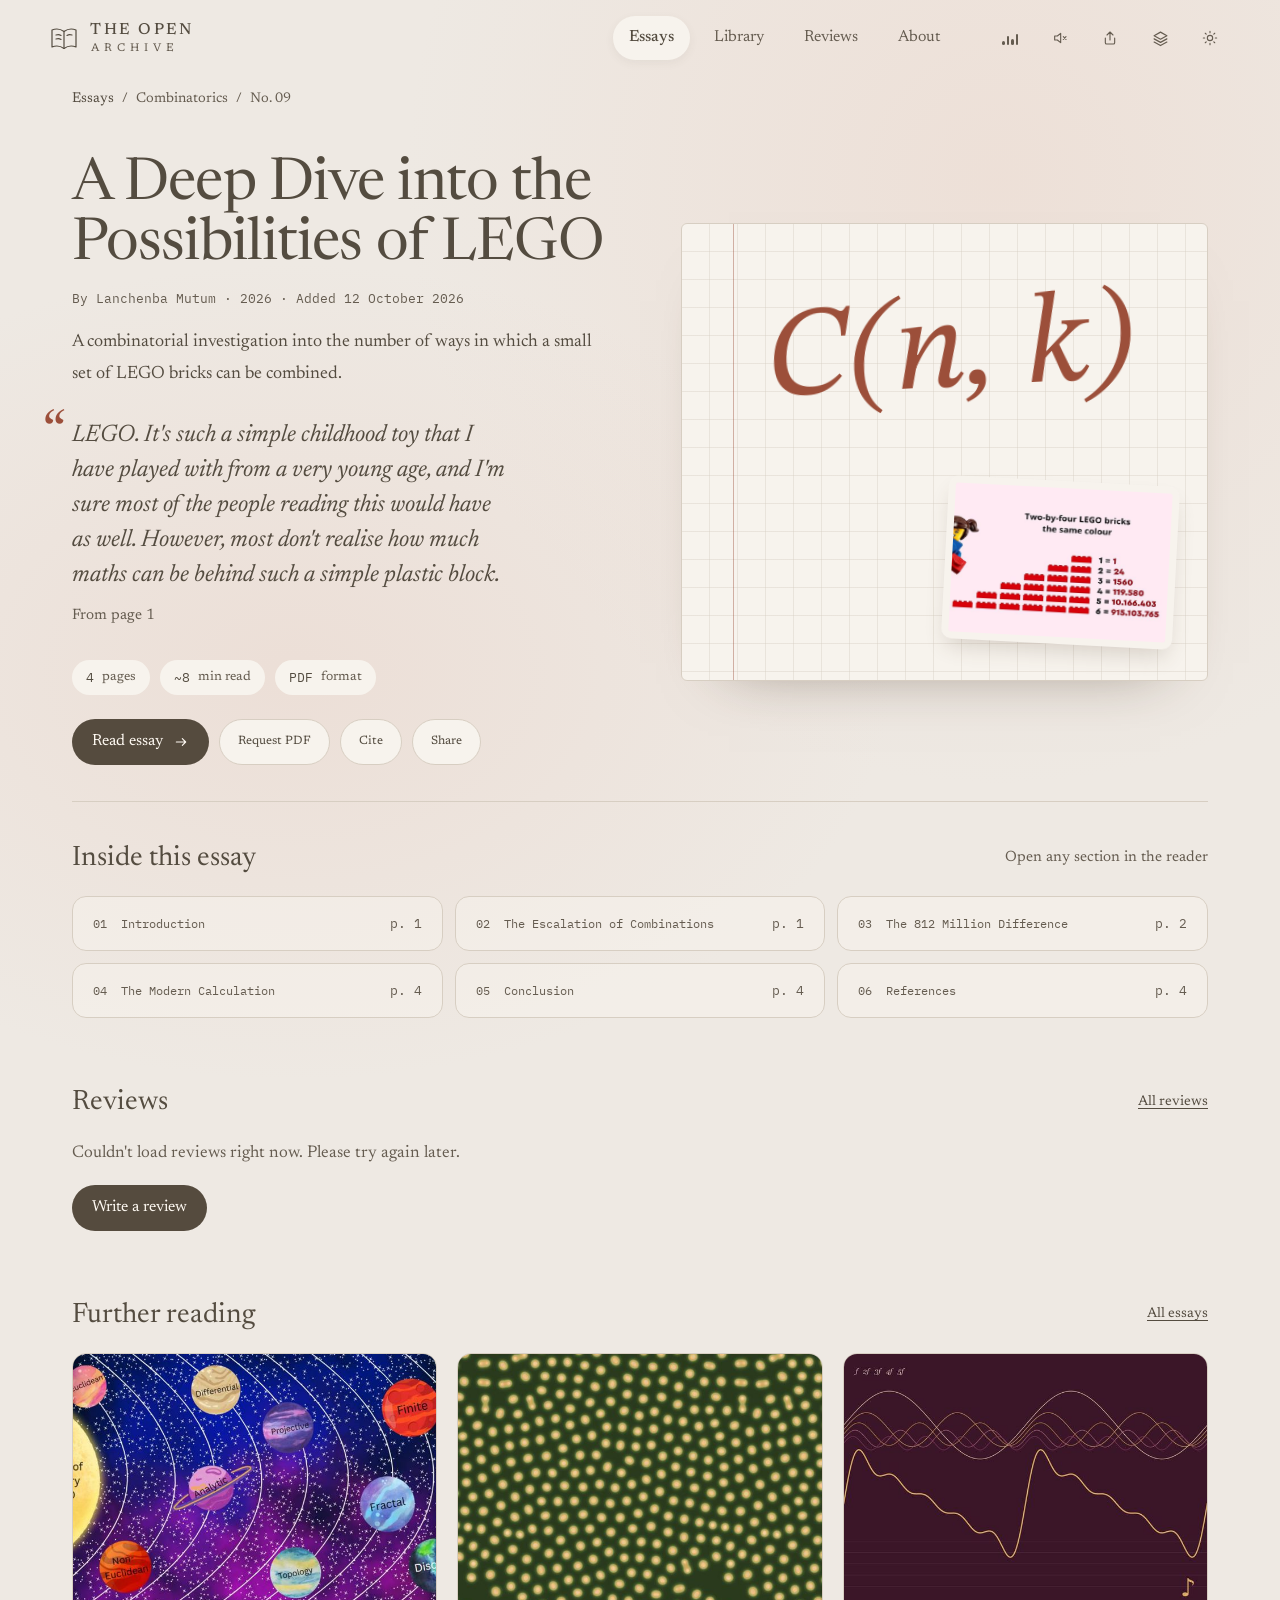
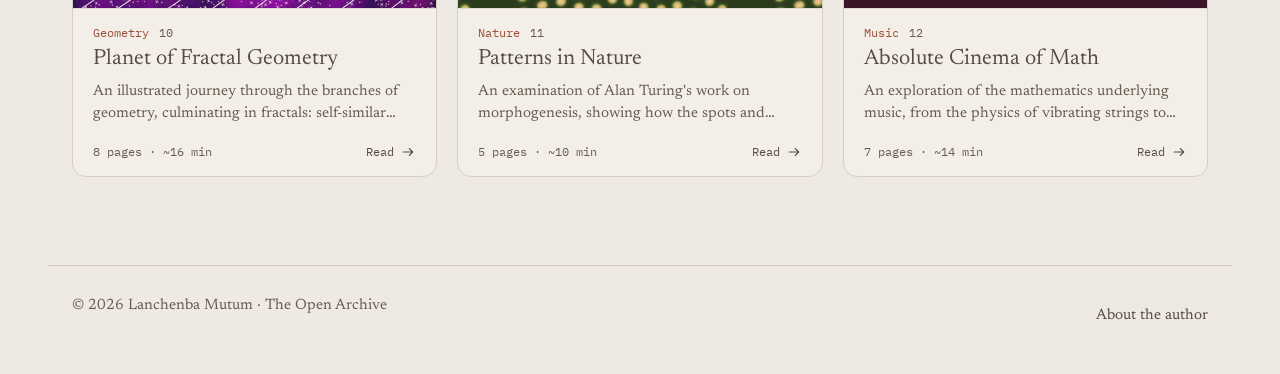
<file: public/essays/lego-maths/index.html>
<!doctype html>
<html lang="en">
<head>
  <meta charset="utf-8">
  <meta name="viewport" content="width=device-width, initial-scale=1, viewport-fit=cover">
  <meta name="theme-color" content="#eee9e3">
  <title>A Deep Dive into the Possibilities of LEGO · Lanchenba Mutum</title>
  <meta name="description" content="A combinatorial investigation into the number of ways in which a small set of LEGO bricks can be combined.">
  <meta name="author" content="Lanchenba Mutum">
  <!-- og:start -->
  <link rel="canonical" href="https://theopenarchive.onrender.com/essays/lego-maths/">
  <meta property="og:url" content="https://theopenarchive.onrender.com/essays/lego-maths/">
  <meta property="og:type" content="article">
  <meta property="og:site_name" content="The Open Archive">
  <meta property="og:title" content="A Deep Dive into the Possibilities of LEGO">
  <meta property="og:description" content="A combinatorial investigation into the number of ways in which a small set of LEGO bricks can be combined.">
  <meta property="og:image" content="https://theopenarchive.onrender.com/og/lego-maths.jpg">
  <meta property="og:image:width" content="1200">
  <meta property="og:image:height" content="630">
  <meta property="og:image:alt" content="A Deep Dive into the Possibilities of LEGO">
  <meta name="twitter:card" content="summary_large_image">
  <meta name="twitter:title" content="A Deep Dive into the Possibilities of LEGO">
  <meta name="twitter:description" content="A combinatorial investigation into the number of ways in which a small set of LEGO bricks can be combined.">
  <meta name="twitter:image" content="https://theopenarchive.onrender.com/og/lego-maths.jpg">
  <!-- og:end -->
  <link rel="icon" href="data:image/svg+xml,<svg xmlns='http://www.w3.org/2000/svg' viewBox='0 0 32 32'><rect width='32' height='32' rx='8' fill='%23544c40'/><path d='M8 10c3-1 6-1 8 1 2-2 5-2 8-1v13c-3-1-6-1-8 1-2-2-5-2-8-1z' fill='none' stroke='%23f7f3ed' stroke-width='1.6'/></svg>">
  <script>
    try {
      const t = localStorage.getItem("books.theme") || (matchMedia("(prefers-color-scheme: dark)").matches ? "dark" : "light");
      document.documentElement.dataset.theme = t;
      const u = localStorage.getItem("books.ui");
      if (u === "neu" || u === "glass") document.documentElement.dataset.ui = u;
    } catch (e) {}
  </script>
  <link rel="preconnect" href="https://fonts.googleapis.com">
  <link rel="preconnect" href="https://fonts.gstatic.com" crossorigin>
  <link href="https://fonts.googleapis.com/css2?family=IBM+Plex+Mono:wght@400;500&family=Newsreader:ital,opsz,wght@0,6..72,400;0,6..72,500;0,6..72,600;1,6..72,400&family=STIX+Two+Text:ital@0;1&family=Noto+Sans+Math&display=swap" rel="stylesheet">
  <link rel="alternate" type="application/rss+xml" title="The Open Archive" href="../../feed.xml">
  <link rel="stylesheet" href="../../css/styles.css?v=40">
  <link rel="stylesheet" href="../../css/looks.css?v=40">
  <script data-goatcounter="https://lance.goatcounter.com/count" async src="//gc.zgo.at/count.js"></script>
</head>
<body>

  <a class="skip-link" href="#content">Skip to content</a>
  <div class="stage">
    <header class="site-header">
      <a class="brand" href="../../" aria-label="The Open Archive, home">
        <svg viewBox="0 0 32 32" aria-hidden="true"><path d="M4 8c4-1.6 8-1.4 12 1.4C20 6.6 24 6.4 28 8v17c-4-1.6-8-1.4-12 1.4C12 23.6 8 23.4 4 25z"/><path d="M16 9.4v17"/><path d="M8 13c1.8-.5 3.6-.4 5 .4M8 17c1.8-.5 3.6-.4 5 .4M19 13.4c1.4-.8 3.2-.9 5-.4"/></svg>
        <span><strong>THE OPEN</strong><small>ARCHIVE</small></span>
      </a>
      <nav class="main-nav" aria-label="Main navigation">
        <a href="../../" class="active" aria-current="page">Essays</a>
        <a href="../../#room">Library</a>
        <a href="../../#reviews">Reviews</a>
        <a href="../../#about">About</a>
      </nav>
      <span class="acts">
        <button class="ib music-btn" data-music aria-pressed="false" aria-label="Background music" title="Music">
          <span class="eq" aria-hidden="true"><i></i><i></i><i></i><i></i></span>
        </button>
        <button class="ib" id="sfxBtn" aria-label="Sound effects" aria-pressed="true" title="Sound effects on">
          <svg class="ic-sound" viewBox="0 0 24 24" aria-hidden="true"><path d="M4 9v6h4l5 4V5L8 9H4z"/><path d="M17 9.5a4 4 0 0 1 0 5"/></svg>
          <svg class="ic-mute" viewBox="0 0 24 24" aria-hidden="true"><path d="M4 9v6h4l5 4V5L8 9H4z"/><path d="m17 10 4 4m0-4-4 4"/></svg>
        </button>
        <button class="ib" id="shareBtn" aria-label="Share" title="Share">
          <svg viewBox="0 0 24 24" aria-hidden="true"><path d="M12 15V3m0 0L7.5 7.5M12 3l4.5 4.5M5 12v7a2 2 0 0 0 2 2h10a2 2 0 0 0 2-2v-7"/></svg>
        </button>
        <button class="ib" id="uiBtn" aria-label="Change the look" title="Look">
          <svg viewBox="0 0 24 24" aria-hidden="true"><path d="m12 3 9 5-9 5-9-5 9-5Z"/><path d="m3 12.5 9 5 9-5"/><path d="m3 17 9 5 9-5"/></svg>
        </button>
        <button class="ib" id="themeBtn" aria-label="Toggle theme" title="Toggle theme">
          <svg class="ic-sun" viewBox="0 0 24 24" aria-hidden="true"><circle cx="12" cy="12" r="4"/><path d="M12 2v2m0 16v2M4.9 4.9l1.4 1.4m11.4 11.4 1.4 1.4M2 12h2m16 0h2M4.9 19.1l1.4-1.4M17.7 6.3l1.4-1.4"/></svg>
          <svg class="ic-moon" viewBox="0 0 24 24" aria-hidden="true"><path d="M20 14.5A8 8 0 1 1 9.5 4a6.5 6.5 0 0 0 10.5 10.5Z"/></svg>
        </button>
      </span>
    </header>
    <main class="page-wrap essay-page" id="content" tabindex="-1">
      <nav class="crumbs" aria-label="Breadcrumb"><a href="../../">Essays</a><span>/</span><span>Combinatorics</span><span>/</span><span>No. 09</span></nav>

      <article class="essay-hero">
        <div class="essay-copy">
          <h1>A Deep Dive into the Possibilities of LEGO</h1>
          <p class="byline">By Lanchenba Mutum · 2026 · Added 12 October 2026<span class="new-badge" data-added="2026-10-12" hidden>NEW</span></p>
          
          <p class="summary">A combinatorial investigation into the number of ways in which a small set of LEGO bricks can be combined.</p>
          <blockquote class="excerpt"><p>LEGO. It&#x27;s such a simple childhood toy that I have played with from a very young age, and I&#x27;m sure most of the people reading this would have as well. However, most don&#x27;t realise how much maths can be behind such a simple plastic block.</p><footer>From page 1</footer></blockquote>
          <div class="hero-numbers left">
            <span><b>4</b><small>pages</small></span>
            <span><b>~8</b><small>min read</small></span>
            <span><b>PDF</b><small>format</small></span>
          </div>
          <div class="essay-actions">
            <a class="btn primary" data-read href="../../reader.html?id=lego-maths">Read essay<svg class="arrow" viewBox="0 0 24 24" aria-hidden="true"><path d="M5 12h14m-5-5 5 5-5 5"/></svg></a>
            <a class="btn ghost" href="../../books/lego-maths.pdf" download data-title="A Deep Dive into the Possibilities of LEGO">Request PDF</a>
            <button class="btn ghost" data-cite>Cite</button>
            <button class="btn ghost" data-share>Share</button>
          </div>
          <p class="progress-note" id="progressNote" hidden></p>
        </div>
        <figure class="essay-sheet">
          <span class="sheet-glyph" aria-hidden="true">C(n, k)</span>
          <span class="sheet-photo"><span class="photo" style="background-image:url([data-uri]);view-transition-name:ph-lego-maths"><img src="../../images/lego-maths-640.jpg" srcset="../../images/lego-maths-640.jpg 640w, ../../images/lego-maths.jpg 1200w" sizes="(max-width: 1000px) 50vw, 280px" alt="Rows of red two-by-four LEGO bricks alongside the number of possible combinations for one to six bricks." loading="eager" decoding="async" onload="this.classList.add('loaded')"></span></span>
        </figure>
      </article>

      <section class="essay-section">
        <div class="section-heading plain"><h2>Inside this essay</h2><span class="section-note">Open any section in the reader</span></div>
        <ol class="topic-list toc-links">
          <li style="--i:0"><a href="../../reader.html?id=lego-maths&amp;page=1"><span class="n">01</span><span class="t">Introduction</span><span class="p">p. 1</span></a></li>
          <li style="--i:1"><a href="../../reader.html?id=lego-maths&amp;page=1"><span class="n">02</span><span class="t">The Escalation of Combinations</span><span class="p">p. 1</span></a></li>
          <li style="--i:2"><a href="../../reader.html?id=lego-maths&amp;page=2"><span class="n">03</span><span class="t">The 812 Million Difference</span><span class="p">p. 2</span></a></li>
          <li style="--i:3"><a href="../../reader.html?id=lego-maths&amp;page=4"><span class="n">04</span><span class="t">The Modern Calculation</span><span class="p">p. 4</span></a></li>
          <li style="--i:4"><a href="../../reader.html?id=lego-maths&amp;page=4"><span class="n">05</span><span class="t">Conclusion</span><span class="p">p. 4</span></a></li>
          <li style="--i:5"><a href="../../reader.html?id=lego-maths&amp;page=4"><span class="n">06</span><span class="t">References</span><span class="p">p. 4</span></a></li>
        </ol>
      </section>

      <section class="essay-section essay-reviews" id="essayReviews" data-essay-id="lego-maths" aria-labelledby="reviewsTitle" hidden>
        <div class="section-heading plain"><h2 id="reviewsTitle">Reviews</h2><a class="link small" href="../../#reviews">All reviews</a></div>
        <p class="er-sum" id="erSum"></p>
        <ul class="rev-list" id="erList"></ul>
        <div class="er-actions">
          <button class="btn primary" type="button" data-write-review="lego-maths">Write a review</button>
          <a class="btn ghost" id="erAll" href="../../#reviews" hidden>See all reviews</a>
        </div>
      </section>

      <section class="essay-section">
        <div class="section-heading plain"><h2>Further reading</h2><a class="link small" href="../../">All essays</a></div>
        <div class="related-grid">
          <a class="related-card" href="../planet-of-fractal-geometry/" style="--i:0">
            <span class="photo" style="background-image:url([data-uri]);view-transition-name:ph-planet-of-fractal-geometry"><img src="../../images/planet-of-fractal-geometry-640.jpg" srcset="../../images/planet-of-fractal-geometry-640.jpg 640w, ../../images/planet-of-fractal-geometry.jpg 1200w" sizes="(max-width: 650px) 92px, (max-width: 1000px) 30vw, 360px" alt="Illustrated solar system whose planets are named after branches of geometry." loading="lazy" decoding="async" onload="this.classList.add('loaded')"></span>
            <span class="meta"><span>Geometry</span><span class="num">10</span></span>
            <span class="related-name">Planet of Fractal Geometry</span>
            <span class="related-desc">An illustrated journey through the branches of geometry, culminating in fractals: self-similar shapes with non-integer dimensions.</span>
            <span class="related-foot"><span>8 pages · ~16 min</span><span class="related-go">Read<svg viewBox="0 0 24 24" aria-hidden="true"><path d="M5 12h14m-5-5 5 5-5 5"/></svg></span></span>
          </a>
          <a class="related-card" href="../patterns-in-nature/" style="--i:1">
            <span class="photo" style="background-image:url([data-uri]);view-transition-name:ph-patterns-in-nature"><img src="../../images/patterns-in-nature-640.jpg" srcset="../../images/patterns-in-nature-640.jpg 640w, ../../images/patterns-in-nature.jpg 1200w" sizes="(max-width: 650px) 92px, (max-width: 1000px) 30vw, 360px" alt="A Turing reaction–diffusion pattern of golden spots on a dark green background." loading="lazy" decoding="async" onload="this.classList.add('loaded')"></span>
            <span class="meta"><span>Nature</span><span class="num">11</span></span>
            <span class="related-name">Patterns in Nature</span>
            <span class="related-desc">An examination of Alan Turing&#x27;s work on morphogenesis, showing how the spots and stripes of animal markings arise from reaction–diffusion between activators and inhibitors.</span>
            <span class="related-foot"><span>5 pages · ~10 min</span><span class="related-go">Read<svg viewBox="0 0 24 24" aria-hidden="true"><path d="M5 12h14m-5-5 5 5-5 5"/></svg></span></span>
          </a>
          <a class="related-card" href="../absolute-cinema-of-math/" style="--i:2">
            <span class="photo" style="background-image:url([data-uri]);view-transition-name:ph-absolute-cinema-of-math"><img src="../../images/absolute-cinema-of-math-640.jpg" srcset="../../images/absolute-cinema-of-math-640.jpg 640w, ../../images/absolute-cinema-of-math.jpg 1200w" sizes="(max-width: 650px) 92px, (max-width: 1000px) 30vw, 360px" alt="Several harmonic sine waves above the combined waveform they produce." loading="lazy" decoding="async" onload="this.classList.add('loaded')"></span>
            <span class="meta"><span>Music</span><span class="num">12</span></span>
            <span class="related-name">Absolute Cinema of Math</span>
            <span class="related-desc">An exploration of the mathematics underlying music, from the physics of vibrating strings to harmonics and the equation of a wave.</span>
            <span class="related-foot"><span>7 pages · ~14 min</span><span class="related-go">Read<svg viewBox="0 0 24 24" aria-hidden="true"><path d="M5 12h14m-5-5 5 5-5 5"/></svg></span></span>
          </a>
        </div>
      </section>
    </main>

    <script type="application/json" id="essayData">{"id": "lego-maths", "title": "A Deep Dive into the Possibilities of LEGO", "author": "Lanchenba Mutum", "year": 2026}</script>
    <script type="application/ld+json">{"@context": "https://schema.org", "@type": "ScholarlyArticle", "headline": "A Deep Dive into the Possibilities of LEGO", "author": {"@type": "Person", "name": "Lanchenba Mutum"}, "datePublished": "2026", "description": "A combinatorial investigation into the number of ways in which a small set of LEGO bricks can be combined.", "about": ["The rapid escalation of combinations", "The calculation behind the 812-million difference", "The modern, correct calculation"], "isPartOf": {"@type": "CreativeWorkSeries", "name": "The Open Archive", "author": {"@type": "Person", "name": "Lanchenba Mutum"}}, "image": "https://theopenarchive.onrender.com/images/lego-maths.jpg", "encoding": {"@type": "MediaObject", "encodingFormat": "application/pdf", "contentUrl": "https://theopenarchive.onrender.com/books/lego-maths.pdf"}, "url": "https://theopenarchive.onrender.com/essays/lego-maths/"}</script>

    <footer class="site-footer">
      <span>© 2026 Lanchenba Mutum · The Open Archive</span>
      <a href="../../#about">About the author</a>
    </footer>
    <div class="toast" id="toast" role="status" hidden></div>
  </div>
  <script src="../../js/common.js?v=40"></script>
  <script src="../../js/sfx.js?v=40"></script>
  <script src="../../js/site.js?v=40"></script>
  <script src="../../js/reviews.js?v=40"></script>
  <script src="../../js/request.js?v=40"></script>
  <script src="../../js/music.js?v=40"></script>
</body>
</html>
</file>
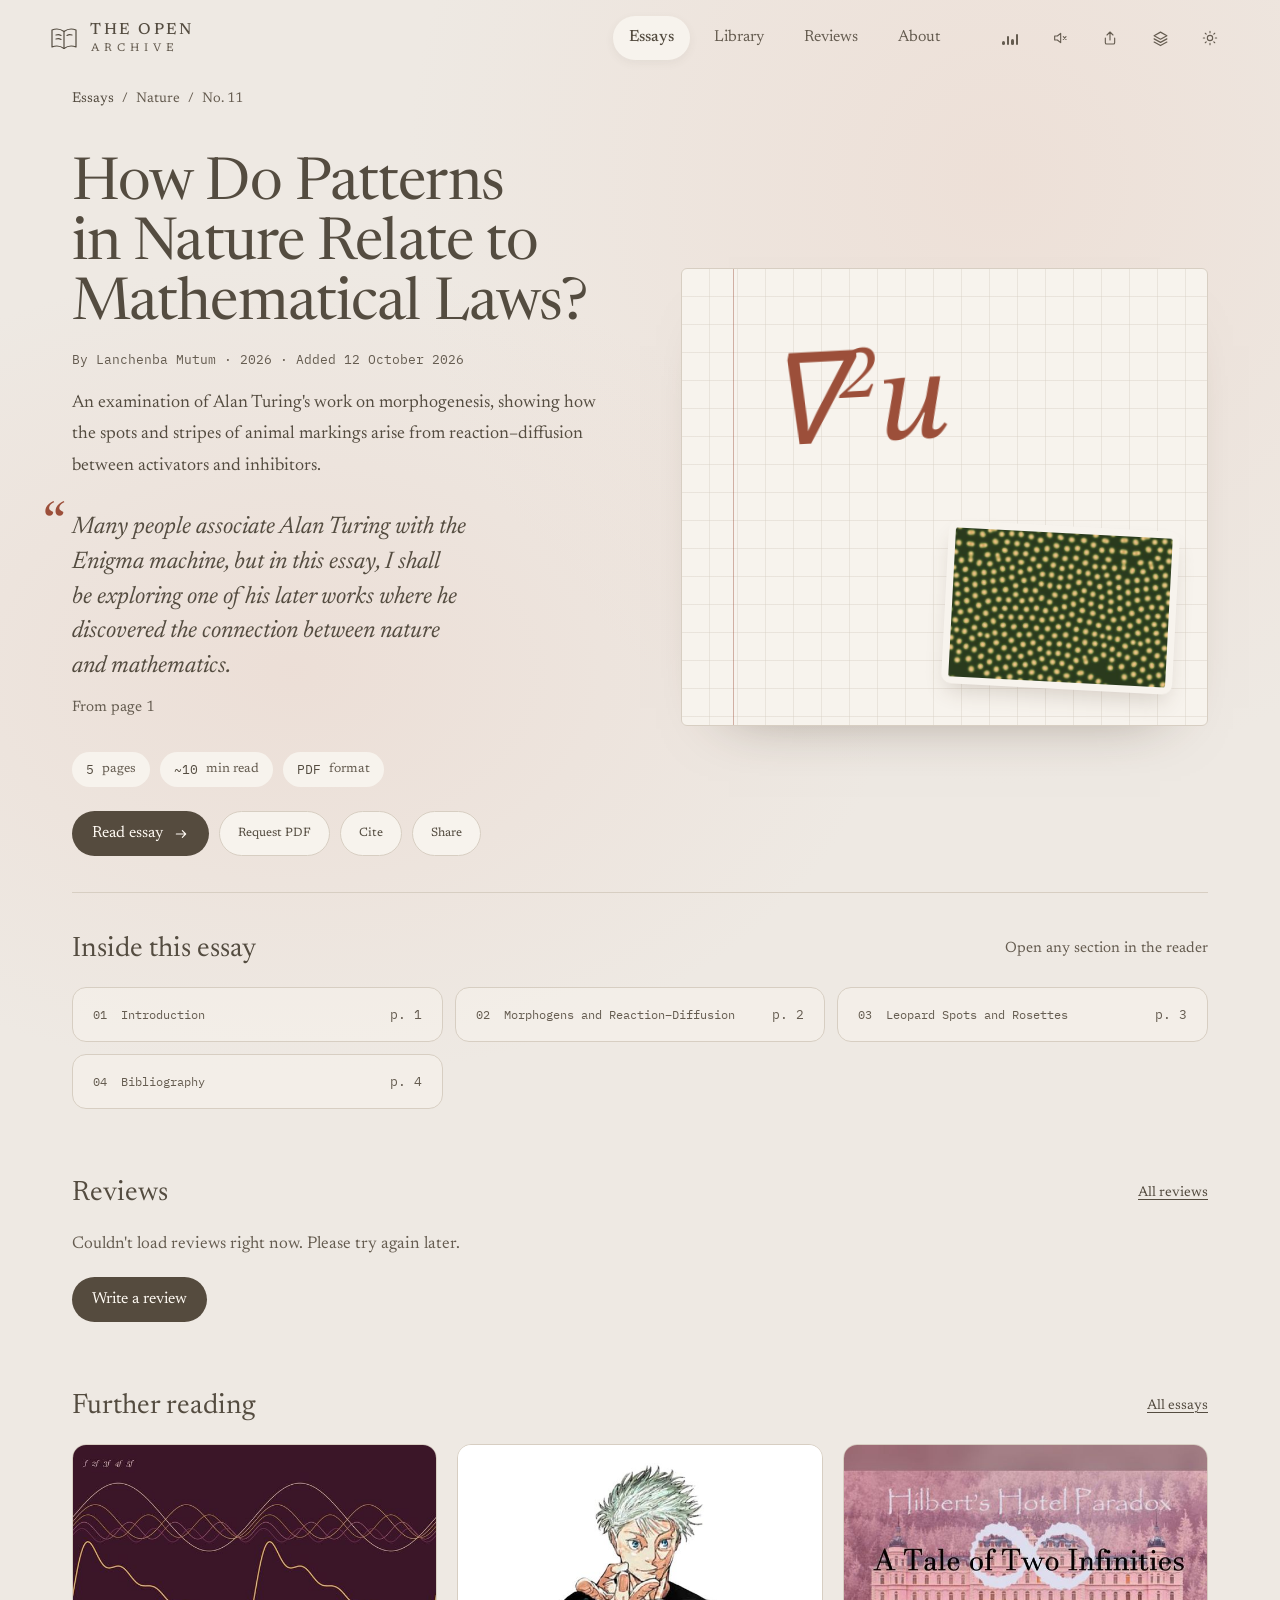
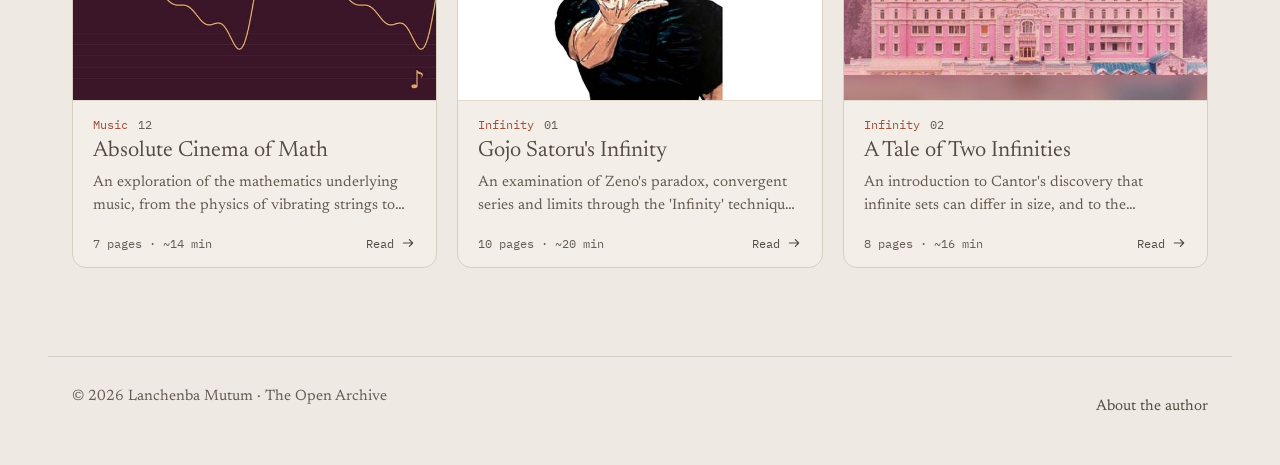
<file: public/essays/patterns-in-nature/index.html>
<!doctype html>
<html lang="en">
<head>
  <meta charset="utf-8">
  <meta name="viewport" content="width=device-width, initial-scale=1, viewport-fit=cover">
  <meta name="theme-color" content="#eee9e3">
  <title>How Do Patterns in Nature Relate to Mathematical Laws? · Lanchenba Mutum</title>
  <meta name="description" content="An examination of Alan Turing&#x27;s work on morphogenesis, showing how the spots and stripes of animal markings arise from reaction–diffusion between activators and inhibitors.">
  <meta name="author" content="Lanchenba Mutum">
  <!-- og:start -->
  <link rel="canonical" href="https://theopenarchive.onrender.com/essays/patterns-in-nature/">
  <meta property="og:url" content="https://theopenarchive.onrender.com/essays/patterns-in-nature/">
  <meta property="og:type" content="article">
  <meta property="og:site_name" content="The Open Archive">
  <meta property="og:title" content="How Do Patterns in Nature Relate to Mathematical Laws?">
  <meta property="og:description" content="An examination of Alan Turing&#x27;s work on morphogenesis, showing how the spots and stripes of animal markings arise from reaction–diffusion between activators and inhibitors.">
  <meta property="og:image" content="https://theopenarchive.onrender.com/og/patterns-in-nature.jpg">
  <meta property="og:image:width" content="1200">
  <meta property="og:image:height" content="630">
  <meta property="og:image:alt" content="How Do Patterns in Nature Relate to Mathematical Laws?">
  <meta name="twitter:card" content="summary_large_image">
  <meta name="twitter:title" content="How Do Patterns in Nature Relate to Mathematical Laws?">
  <meta name="twitter:description" content="An examination of Alan Turing&#x27;s work on morphogenesis, showing how the spots and stripes of animal markings arise from reaction–diffusion between activators and inhibitors.">
  <meta name="twitter:image" content="https://theopenarchive.onrender.com/og/patterns-in-nature.jpg">
  <!-- og:end -->
  <link rel="icon" href="data:image/svg+xml,<svg xmlns='http://www.w3.org/2000/svg' viewBox='0 0 32 32'><rect width='32' height='32' rx='8' fill='%23544c40'/><path d='M8 10c3-1 6-1 8 1 2-2 5-2 8-1v13c-3-1-6-1-8 1-2-2-5-2-8-1z' fill='none' stroke='%23f7f3ed' stroke-width='1.6'/></svg>">
  <script>
    try {
      const t = localStorage.getItem("books.theme") || (matchMedia("(prefers-color-scheme: dark)").matches ? "dark" : "light");
      document.documentElement.dataset.theme = t;
      const u = localStorage.getItem("books.ui");
      if (u === "neu" || u === "glass") document.documentElement.dataset.ui = u;
    } catch (e) {}
  </script>
  <link rel="preconnect" href="https://fonts.googleapis.com">
  <link rel="preconnect" href="https://fonts.gstatic.com" crossorigin>
  <link href="https://fonts.googleapis.com/css2?family=IBM+Plex+Mono:wght@400;500&family=Newsreader:ital,opsz,wght@0,6..72,400;0,6..72,500;0,6..72,600;1,6..72,400&family=STIX+Two+Text:ital@0;1&family=Noto+Sans+Math&display=swap" rel="stylesheet">
  <link rel="alternate" type="application/rss+xml" title="The Open Archive" href="../../feed.xml">
  <link rel="stylesheet" href="../../css/styles.css?v=40">
  <link rel="stylesheet" href="../../css/looks.css?v=40">
  <script data-goatcounter="https://lance.goatcounter.com/count" async src="//gc.zgo.at/count.js"></script>
</head>
<body>

  <a class="skip-link" href="#content">Skip to content</a>
  <div class="stage">
    <header class="site-header">
      <a class="brand" href="../../" aria-label="The Open Archive, home">
        <svg viewBox="0 0 32 32" aria-hidden="true"><path d="M4 8c4-1.6 8-1.4 12 1.4C20 6.6 24 6.4 28 8v17c-4-1.6-8-1.4-12 1.4C12 23.6 8 23.4 4 25z"/><path d="M16 9.4v17"/><path d="M8 13c1.8-.5 3.6-.4 5 .4M8 17c1.8-.5 3.6-.4 5 .4M19 13.4c1.4-.8 3.2-.9 5-.4"/></svg>
        <span><strong>THE OPEN</strong><small>ARCHIVE</small></span>
      </a>
      <nav class="main-nav" aria-label="Main navigation">
        <a href="../../" class="active" aria-current="page">Essays</a>
        <a href="../../#room">Library</a>
        <a href="../../#reviews">Reviews</a>
        <a href="../../#about">About</a>
      </nav>
      <span class="acts">
        <button class="ib music-btn" data-music aria-pressed="false" aria-label="Background music" title="Music">
          <span class="eq" aria-hidden="true"><i></i><i></i><i></i><i></i></span>
        </button>
        <button class="ib" id="sfxBtn" aria-label="Sound effects" aria-pressed="true" title="Sound effects on">
          <svg class="ic-sound" viewBox="0 0 24 24" aria-hidden="true"><path d="M4 9v6h4l5 4V5L8 9H4z"/><path d="M17 9.5a4 4 0 0 1 0 5"/></svg>
          <svg class="ic-mute" viewBox="0 0 24 24" aria-hidden="true"><path d="M4 9v6h4l5 4V5L8 9H4z"/><path d="m17 10 4 4m0-4-4 4"/></svg>
        </button>
        <button class="ib" id="shareBtn" aria-label="Share" title="Share">
          <svg viewBox="0 0 24 24" aria-hidden="true"><path d="M12 15V3m0 0L7.5 7.5M12 3l4.5 4.5M5 12v7a2 2 0 0 0 2 2h10a2 2 0 0 0 2-2v-7"/></svg>
        </button>
        <button class="ib" id="uiBtn" aria-label="Change the look" title="Look">
          <svg viewBox="0 0 24 24" aria-hidden="true"><path d="m12 3 9 5-9 5-9-5 9-5Z"/><path d="m3 12.5 9 5 9-5"/><path d="m3 17 9 5 9-5"/></svg>
        </button>
        <button class="ib" id="themeBtn" aria-label="Toggle theme" title="Toggle theme">
          <svg class="ic-sun" viewBox="0 0 24 24" aria-hidden="true"><circle cx="12" cy="12" r="4"/><path d="M12 2v2m0 16v2M4.9 4.9l1.4 1.4m11.4 11.4 1.4 1.4M2 12h2m16 0h2M4.9 19.1l1.4-1.4M17.7 6.3l1.4-1.4"/></svg>
          <svg class="ic-moon" viewBox="0 0 24 24" aria-hidden="true"><path d="M20 14.5A8 8 0 1 1 9.5 4a6.5 6.5 0 0 0 10.5 10.5Z"/></svg>
        </button>
      </span>
    </header>
    <main class="page-wrap essay-page" id="content" tabindex="-1">
      <nav class="crumbs" aria-label="Breadcrumb"><a href="../../">Essays</a><span>/</span><span>Nature</span><span>/</span><span>No. 11</span></nav>

      <article class="essay-hero">
        <div class="essay-copy">
          <h1>How Do Patterns in Nature Relate to Mathematical Laws?</h1>
          <p class="byline">By Lanchenba Mutum · 2026 · Added 12 October 2026<span class="new-badge" data-added="2026-10-12" hidden>NEW</span></p>
          
          <p class="summary">An examination of Alan Turing&#x27;s work on morphogenesis, showing how the spots and stripes of animal markings arise from reaction–diffusion between activators and inhibitors.</p>
          <blockquote class="excerpt"><p>Many people associate Alan Turing with the Enigma machine, but in this essay, I shall be exploring one of his later works where he discovered the connection between nature and mathematics.</p><footer>From page 1</footer></blockquote>
          <div class="hero-numbers left">
            <span><b>5</b><small>pages</small></span>
            <span><b>~10</b><small>min read</small></span>
            <span><b>PDF</b><small>format</small></span>
          </div>
          <div class="essay-actions">
            <a class="btn primary" data-read href="../../reader.html?id=patterns-in-nature">Read essay<svg class="arrow" viewBox="0 0 24 24" aria-hidden="true"><path d="M5 12h14m-5-5 5 5-5 5"/></svg></a>
            <a class="btn ghost" href="../../books/patterns-in-nature.pdf" download data-title="How Do Patterns in Nature Relate to Mathematical Laws?">Request PDF</a>
            <button class="btn ghost" data-cite>Cite</button>
            <button class="btn ghost" data-share>Share</button>
          </div>
          <p class="progress-note" id="progressNote" hidden></p>
        </div>
        <figure class="essay-sheet">
          <span class="sheet-glyph" aria-hidden="true">∇<sup>2</sup>u</span>
          <span class="sheet-photo"><span class="photo" style="background-image:url([data-uri]);view-transition-name:ph-patterns-in-nature"><img src="../../images/patterns-in-nature-640.jpg" srcset="../../images/patterns-in-nature-640.jpg 640w, ../../images/patterns-in-nature.jpg 1200w" sizes="(max-width: 1000px) 50vw, 280px" alt="A Turing reaction–diffusion pattern of golden spots on a dark green background." loading="eager" decoding="async" onload="this.classList.add('loaded')"></span></span>
        </figure>
      </article>

      <section class="essay-section">
        <div class="section-heading plain"><h2>Inside this essay</h2><span class="section-note">Open any section in the reader</span></div>
        <ol class="topic-list toc-links">
          <li style="--i:0"><a href="../../reader.html?id=patterns-in-nature&amp;page=1"><span class="n">01</span><span class="t">Introduction</span><span class="p">p. 1</span></a></li>
          <li style="--i:1"><a href="../../reader.html?id=patterns-in-nature&amp;page=2"><span class="n">02</span><span class="t">Morphogens and Reaction–Diffusion</span><span class="p">p. 2</span></a></li>
          <li style="--i:2"><a href="../../reader.html?id=patterns-in-nature&amp;page=3"><span class="n">03</span><span class="t">Leopard Spots and Rosettes</span><span class="p">p. 3</span></a></li>
          <li style="--i:3"><a href="../../reader.html?id=patterns-in-nature&amp;page=4"><span class="n">04</span><span class="t">Bibliography</span><span class="p">p. 4</span></a></li>
        </ol>
      </section>

      <section class="essay-section essay-reviews" id="essayReviews" data-essay-id="patterns-in-nature" aria-labelledby="reviewsTitle" hidden>
        <div class="section-heading plain"><h2 id="reviewsTitle">Reviews</h2><a class="link small" href="../../#reviews">All reviews</a></div>
        <p class="er-sum" id="erSum"></p>
        <ul class="rev-list" id="erList"></ul>
        <div class="er-actions">
          <button class="btn primary" type="button" data-write-review="patterns-in-nature">Write a review</button>
          <a class="btn ghost" id="erAll" href="../../#reviews" hidden>See all reviews</a>
        </div>
      </section>

      <section class="essay-section">
        <div class="section-heading plain"><h2>Further reading</h2><a class="link small" href="../../">All essays</a></div>
        <div class="related-grid">
          <a class="related-card" href="../absolute-cinema-of-math/" style="--i:0">
            <span class="photo" style="background-image:url([data-uri]);view-transition-name:ph-absolute-cinema-of-math"><img src="../../images/absolute-cinema-of-math-640.jpg" srcset="../../images/absolute-cinema-of-math-640.jpg 640w, ../../images/absolute-cinema-of-math.jpg 1200w" sizes="(max-width: 650px) 92px, (max-width: 1000px) 30vw, 360px" alt="Several harmonic sine waves above the combined waveform they produce." loading="lazy" decoding="async" onload="this.classList.add('loaded')"></span>
            <span class="meta"><span>Music</span><span class="num">12</span></span>
            <span class="related-name">Absolute Cinema of Math</span>
            <span class="related-desc">An exploration of the mathematics underlying music, from the physics of vibrating strings to harmonics and the equation of a wave.</span>
            <span class="related-foot"><span>7 pages · ~14 min</span><span class="related-go">Read<svg viewBox="0 0 24 24" aria-hidden="true"><path d="M5 12h14m-5-5 5 5-5 5"/></svg></span></span>
          </a>
          <a class="related-card" href="../gojo-infinity/" style="--i:1">
            <span class="photo" style="background-image:url([data-uri]);view-transition-name:ph-gojo-infinity"><img src="../../images/gojo-infinity-640.jpg" srcset="../../images/gojo-infinity-640.jpg 640w, ../../images/gojo-infinity.jpg 1200w" sizes="(max-width: 650px) 92px, (max-width: 1000px) 30vw, 360px" alt="Manga illustration of Gojo Satoru, smiling and reaching one hand towards the viewer." loading="lazy" decoding="async" onload="this.classList.add('loaded')"></span>
            <span class="meta"><span>Infinity</span><span class="num">01</span></span>
            <span class="related-name">Gojo Satoru&#x27;s Infinity</span>
            <span class="related-desc">An examination of Zeno&#x27;s paradox, convergent series and limits through the &#x27;Infinity&#x27; technique of Gojo Satoru in Jujutsu Kaisen.</span>
            <span class="related-foot"><span>10 pages · ~20 min</span><span class="related-go">Read<svg viewBox="0 0 24 24" aria-hidden="true"><path d="M5 12h14m-5-5 5 5-5 5"/></svg></span></span>
          </a>
          <a class="related-card" href="../tale-of-two-infinities/" style="--i:2">
            <span class="photo" style="background-image:url([data-uri]);view-transition-name:ph-tale-of-two-infinities"><img src="../../images/tale-of-two-infinities-640.jpg" srcset="../../images/tale-of-two-infinities-640.jpg 640w, ../../images/tale-of-two-infinities.jpg 1200w" sizes="(max-width: 650px) 92px, (max-width: 1000px) 30vw, 360px" alt="A pink grand hotel façade beneath the title &#x27;Hilbert&#x27;s Hotel Paradox&#x27; and an infinity symbol." loading="lazy" decoding="async" onload="this.classList.add('loaded')"></span>
            <span class="meta"><span>Infinity</span><span class="num">02</span></span>
            <span class="related-name">A Tale of Two Infinities</span>
            <span class="related-desc">An introduction to Cantor&#x27;s discovery that infinite sets can differ in size, and to the distinction between countable and uncountable infinity.</span>
            <span class="related-foot"><span>8 pages · ~16 min</span><span class="related-go">Read<svg viewBox="0 0 24 24" aria-hidden="true"><path d="M5 12h14m-5-5 5 5-5 5"/></svg></span></span>
          </a>
        </div>
      </section>
    </main>

    <script type="application/json" id="essayData">{"id": "patterns-in-nature", "title": "How Do Patterns in Nature Relate to Mathematical Laws?", "author": "Lanchenba Mutum", "year": 2026}</script>
    <script type="application/ld+json">{"@context": "https://schema.org", "@type": "ScholarlyArticle", "headline": "How Do Patterns in Nature Relate to Mathematical Laws?", "author": {"@type": "Person", "name": "Lanchenba Mutum"}, "datePublished": "2026", "description": "An examination of Alan Turing's work on morphogenesis, showing how the spots and stripes of animal markings arise from reaction–diffusion between activators and inhibitors.", "about": ["Turing's theory of morphogenesis", "Morphogens: activators and inhibitors", "Reaction–diffusion equations", "Spots and stripes in animal markings"], "isPartOf": {"@type": "CreativeWorkSeries", "name": "The Open Archive", "author": {"@type": "Person", "name": "Lanchenba Mutum"}}, "image": "https://theopenarchive.onrender.com/images/patterns-in-nature.jpg", "encoding": {"@type": "MediaObject", "encodingFormat": "application/pdf", "contentUrl": "https://theopenarchive.onrender.com/books/patterns-in-nature.pdf"}, "url": "https://theopenarchive.onrender.com/essays/patterns-in-nature/"}</script>

    <footer class="site-footer">
      <span>© 2026 Lanchenba Mutum · The Open Archive</span>
      <a href="../../#about">About the author</a>
    </footer>
    <div class="toast" id="toast" role="status" hidden></div>
  </div>
  <script src="../../js/common.js?v=40"></script>
  <script src="../../js/sfx.js?v=40"></script>
  <script src="../../js/site.js?v=40"></script>
  <script src="../../js/reviews.js?v=40"></script>
  <script src="../../js/request.js?v=40"></script>
  <script src="../../js/music.js?v=40"></script>
</body>
</html>
</file>
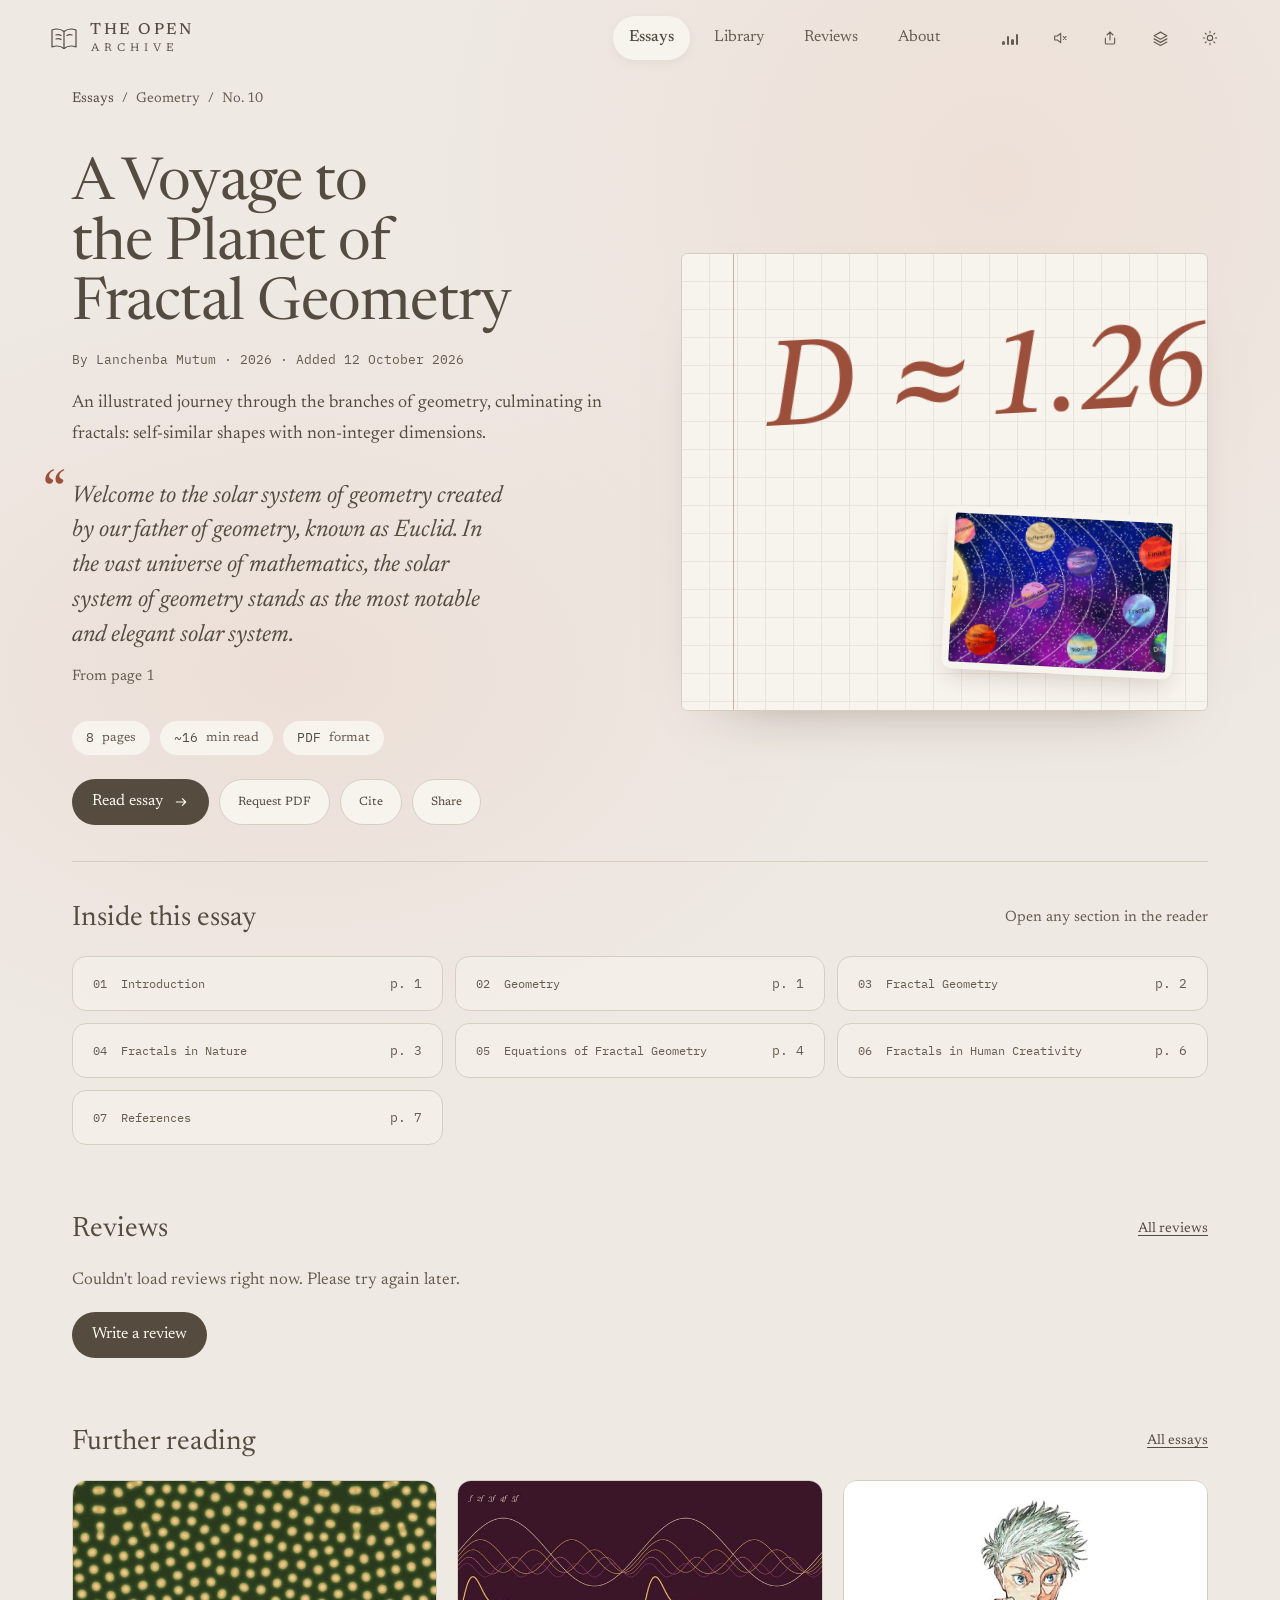
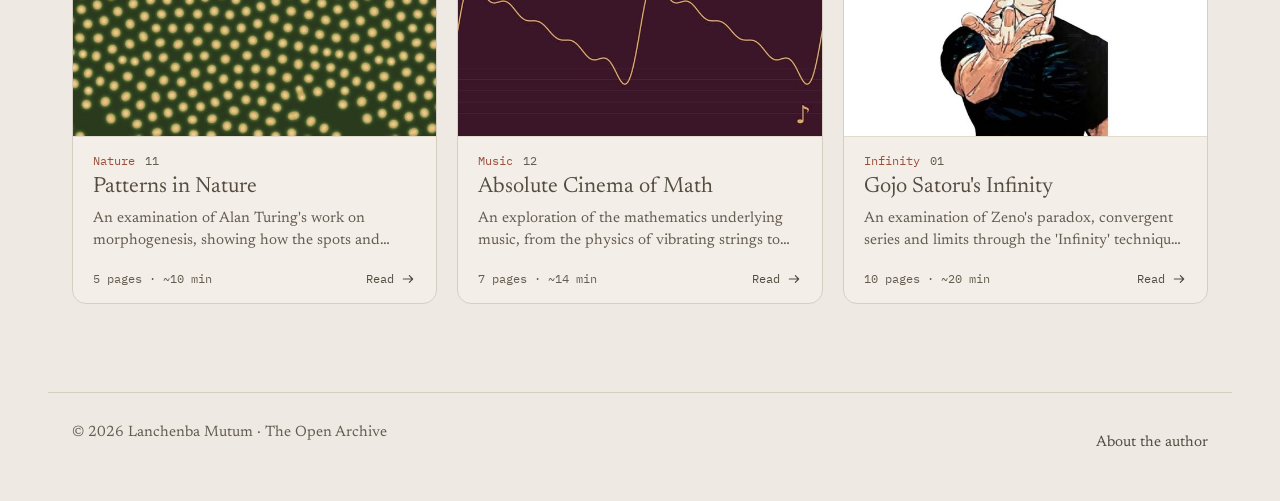
<file: public/essays/planet-of-fractal-geometry/index.html>
<!doctype html>
<html lang="en">
<head>
  <meta charset="utf-8">
  <meta name="viewport" content="width=device-width, initial-scale=1, viewport-fit=cover">
  <meta name="theme-color" content="#eee9e3">
  <title>A Voyage to the Planet of Fractal Geometry · Lanchenba Mutum</title>
  <meta name="description" content="An illustrated journey through the branches of geometry, culminating in fractals: self-similar shapes with non-integer dimensions.">
  <meta name="author" content="Lanchenba Mutum">
  <!-- og:start -->
  <link rel="canonical" href="https://theopenarchive.onrender.com/essays/planet-of-fractal-geometry/">
  <meta property="og:url" content="https://theopenarchive.onrender.com/essays/planet-of-fractal-geometry/">
  <meta property="og:type" content="article">
  <meta property="og:site_name" content="The Open Archive">
  <meta property="og:title" content="A Voyage to the Planet of Fractal Geometry">
  <meta property="og:description" content="An illustrated journey through the branches of geometry, culminating in fractals: self-similar shapes with non-integer dimensions.">
  <meta property="og:image" content="https://theopenarchive.onrender.com/og/planet-of-fractal-geometry.jpg">
  <meta property="og:image:width" content="1200">
  <meta property="og:image:height" content="630">
  <meta property="og:image:alt" content="A Voyage to the Planet of Fractal Geometry">
  <meta name="twitter:card" content="summary_large_image">
  <meta name="twitter:title" content="A Voyage to the Planet of Fractal Geometry">
  <meta name="twitter:description" content="An illustrated journey through the branches of geometry, culminating in fractals: self-similar shapes with non-integer dimensions.">
  <meta name="twitter:image" content="https://theopenarchive.onrender.com/og/planet-of-fractal-geometry.jpg">
  <!-- og:end -->
  <link rel="icon" href="data:image/svg+xml,<svg xmlns='http://www.w3.org/2000/svg' viewBox='0 0 32 32'><rect width='32' height='32' rx='8' fill='%23544c40'/><path d='M8 10c3-1 6-1 8 1 2-2 5-2 8-1v13c-3-1-6-1-8 1-2-2-5-2-8-1z' fill='none' stroke='%23f7f3ed' stroke-width='1.6'/></svg>">
  <script>
    try {
      const t = localStorage.getItem("books.theme") || (matchMedia("(prefers-color-scheme: dark)").matches ? "dark" : "light");
      document.documentElement.dataset.theme = t;
      const u = localStorage.getItem("books.ui");
      if (u === "neu" || u === "glass") document.documentElement.dataset.ui = u;
    } catch (e) {}
  </script>
  <link rel="preconnect" href="https://fonts.googleapis.com">
  <link rel="preconnect" href="https://fonts.gstatic.com" crossorigin>
  <link href="https://fonts.googleapis.com/css2?family=IBM+Plex+Mono:wght@400;500&family=Newsreader:ital,opsz,wght@0,6..72,400;0,6..72,500;0,6..72,600;1,6..72,400&family=STIX+Two+Text:ital@0;1&family=Noto+Sans+Math&display=swap" rel="stylesheet">
  <link rel="alternate" type="application/rss+xml" title="The Open Archive" href="../../feed.xml">
  <link rel="stylesheet" href="../../css/styles.css?v=40">
  <link rel="stylesheet" href="../../css/looks.css?v=40">
  <script data-goatcounter="https://lance.goatcounter.com/count" async src="//gc.zgo.at/count.js"></script>
</head>
<body>

  <a class="skip-link" href="#content">Skip to content</a>
  <div class="stage">
    <header class="site-header">
      <a class="brand" href="../../" aria-label="The Open Archive, home">
        <svg viewBox="0 0 32 32" aria-hidden="true"><path d="M4 8c4-1.6 8-1.4 12 1.4C20 6.6 24 6.4 28 8v17c-4-1.6-8-1.4-12 1.4C12 23.6 8 23.4 4 25z"/><path d="M16 9.4v17"/><path d="M8 13c1.8-.5 3.6-.4 5 .4M8 17c1.8-.5 3.6-.4 5 .4M19 13.4c1.4-.8 3.2-.9 5-.4"/></svg>
        <span><strong>THE OPEN</strong><small>ARCHIVE</small></span>
      </a>
      <nav class="main-nav" aria-label="Main navigation">
        <a href="../../" class="active" aria-current="page">Essays</a>
        <a href="../../#room">Library</a>
        <a href="../../#reviews">Reviews</a>
        <a href="../../#about">About</a>
      </nav>
      <span class="acts">
        <button class="ib music-btn" data-music aria-pressed="false" aria-label="Background music" title="Music">
          <span class="eq" aria-hidden="true"><i></i><i></i><i></i><i></i></span>
        </button>
        <button class="ib" id="sfxBtn" aria-label="Sound effects" aria-pressed="true" title="Sound effects on">
          <svg class="ic-sound" viewBox="0 0 24 24" aria-hidden="true"><path d="M4 9v6h4l5 4V5L8 9H4z"/><path d="M17 9.5a4 4 0 0 1 0 5"/></svg>
          <svg class="ic-mute" viewBox="0 0 24 24" aria-hidden="true"><path d="M4 9v6h4l5 4V5L8 9H4z"/><path d="m17 10 4 4m0-4-4 4"/></svg>
        </button>
        <button class="ib" id="shareBtn" aria-label="Share" title="Share">
          <svg viewBox="0 0 24 24" aria-hidden="true"><path d="M12 15V3m0 0L7.5 7.5M12 3l4.5 4.5M5 12v7a2 2 0 0 0 2 2h10a2 2 0 0 0 2-2v-7"/></svg>
        </button>
        <button class="ib" id="uiBtn" aria-label="Change the look" title="Look">
          <svg viewBox="0 0 24 24" aria-hidden="true"><path d="m12 3 9 5-9 5-9-5 9-5Z"/><path d="m3 12.5 9 5 9-5"/><path d="m3 17 9 5 9-5"/></svg>
        </button>
        <button class="ib" id="themeBtn" aria-label="Toggle theme" title="Toggle theme">
          <svg class="ic-sun" viewBox="0 0 24 24" aria-hidden="true"><circle cx="12" cy="12" r="4"/><path d="M12 2v2m0 16v2M4.9 4.9l1.4 1.4m11.4 11.4 1.4 1.4M2 12h2m16 0h2M4.9 19.1l1.4-1.4M17.7 6.3l1.4-1.4"/></svg>
          <svg class="ic-moon" viewBox="0 0 24 24" aria-hidden="true"><path d="M20 14.5A8 8 0 1 1 9.5 4a6.5 6.5 0 0 0 10.5 10.5Z"/></svg>
        </button>
      </span>
    </header>
    <main class="page-wrap essay-page" id="content" tabindex="-1">
      <nav class="crumbs" aria-label="Breadcrumb"><a href="../../">Essays</a><span>/</span><span>Geometry</span><span>/</span><span>No. 10</span></nav>

      <article class="essay-hero">
        <div class="essay-copy">
          <h1>A Voyage to the Planet of Fractal Geometry</h1>
          <p class="byline">By Lanchenba Mutum · 2026 · Added 12 October 2026<span class="new-badge" data-added="2026-10-12" hidden>NEW</span></p>
          
          <p class="summary">An illustrated journey through the branches of geometry, culminating in fractals: self-similar shapes with non-integer dimensions.</p>
          <blockquote class="excerpt"><p>Welcome to the solar system of geometry created by our father of geometry, known as Euclid. In the vast universe of mathematics, the solar system of geometry stands as the most notable and elegant solar system.</p><footer>From page 1</footer></blockquote>
          <div class="hero-numbers left">
            <span><b>8</b><small>pages</small></span>
            <span><b>~16</b><small>min read</small></span>
            <span><b>PDF</b><small>format</small></span>
          </div>
          <div class="essay-actions">
            <a class="btn primary" data-read href="../../reader.html?id=planet-of-fractal-geometry">Read essay<svg class="arrow" viewBox="0 0 24 24" aria-hidden="true"><path d="M5 12h14m-5-5 5 5-5 5"/></svg></a>
            <a class="btn ghost" href="../../books/planet-of-fractal-geometry.pdf" download data-title="A Voyage to the Planet of Fractal Geometry">Request PDF</a>
            <button class="btn ghost" data-cite>Cite</button>
            <button class="btn ghost" data-share>Share</button>
          </div>
          <p class="progress-note" id="progressNote" hidden></p>
        </div>
        <figure class="essay-sheet">
          <span class="sheet-glyph" aria-hidden="true">D ≈ 1.26</span>
          <span class="sheet-photo"><span class="photo" style="background-image:url([data-uri]);view-transition-name:ph-planet-of-fractal-geometry"><img src="../../images/planet-of-fractal-geometry-640.jpg" srcset="../../images/planet-of-fractal-geometry-640.jpg 640w, ../../images/planet-of-fractal-geometry.jpg 1200w" sizes="(max-width: 1000px) 50vw, 280px" alt="Illustrated solar system whose planets are named after branches of geometry." loading="eager" decoding="async" onload="this.classList.add('loaded')"></span></span>
        </figure>
      </article>

      <section class="essay-section">
        <div class="section-heading plain"><h2>Inside this essay</h2><span class="section-note">Open any section in the reader</span></div>
        <ol class="topic-list toc-links">
          <li style="--i:0"><a href="../../reader.html?id=planet-of-fractal-geometry&amp;page=1"><span class="n">01</span><span class="t">Introduction</span><span class="p">p. 1</span></a></li>
          <li style="--i:1"><a href="../../reader.html?id=planet-of-fractal-geometry&amp;page=1"><span class="n">02</span><span class="t">Geometry</span><span class="p">p. 1</span></a></li>
          <li style="--i:2"><a href="../../reader.html?id=planet-of-fractal-geometry&amp;page=2"><span class="n">03</span><span class="t">Fractal Geometry</span><span class="p">p. 2</span></a></li>
          <li style="--i:3"><a href="../../reader.html?id=planet-of-fractal-geometry&amp;page=3"><span class="n">04</span><span class="t">Fractals in Nature</span><span class="p">p. 3</span></a></li>
          <li style="--i:4"><a href="../../reader.html?id=planet-of-fractal-geometry&amp;page=4"><span class="n">05</span><span class="t">Equations of Fractal Geometry</span><span class="p">p. 4</span></a></li>
          <li style="--i:5"><a href="../../reader.html?id=planet-of-fractal-geometry&amp;page=6"><span class="n">06</span><span class="t">Fractals in Human Creativity</span><span class="p">p. 6</span></a></li>
          <li style="--i:6"><a href="../../reader.html?id=planet-of-fractal-geometry&amp;page=7"><span class="n">07</span><span class="t">References</span><span class="p">p. 7</span></a></li>
        </ol>
      </section>

      <section class="essay-section essay-reviews" id="essayReviews" data-essay-id="planet-of-fractal-geometry" aria-labelledby="reviewsTitle" hidden>
        <div class="section-heading plain"><h2 id="reviewsTitle">Reviews</h2><a class="link small" href="../../#reviews">All reviews</a></div>
        <p class="er-sum" id="erSum"></p>
        <ul class="rev-list" id="erList"></ul>
        <div class="er-actions">
          <button class="btn primary" type="button" data-write-review="planet-of-fractal-geometry">Write a review</button>
          <a class="btn ghost" id="erAll" href="../../#reviews" hidden>See all reviews</a>
        </div>
      </section>

      <section class="essay-section">
        <div class="section-heading plain"><h2>Further reading</h2><a class="link small" href="../../">All essays</a></div>
        <div class="related-grid">
          <a class="related-card" href="../patterns-in-nature/" style="--i:0">
            <span class="photo" style="background-image:url([data-uri]);view-transition-name:ph-patterns-in-nature"><img src="../../images/patterns-in-nature-640.jpg" srcset="../../images/patterns-in-nature-640.jpg 640w, ../../images/patterns-in-nature.jpg 1200w" sizes="(max-width: 650px) 92px, (max-width: 1000px) 30vw, 360px" alt="A Turing reaction–diffusion pattern of golden spots on a dark green background." loading="lazy" decoding="async" onload="this.classList.add('loaded')"></span>
            <span class="meta"><span>Nature</span><span class="num">11</span></span>
            <span class="related-name">Patterns in Nature</span>
            <span class="related-desc">An examination of Alan Turing&#x27;s work on morphogenesis, showing how the spots and stripes of animal markings arise from reaction–diffusion between activators and inhibitors.</span>
            <span class="related-foot"><span>5 pages · ~10 min</span><span class="related-go">Read<svg viewBox="0 0 24 24" aria-hidden="true"><path d="M5 12h14m-5-5 5 5-5 5"/></svg></span></span>
          </a>
          <a class="related-card" href="../absolute-cinema-of-math/" style="--i:1">
            <span class="photo" style="background-image:url([data-uri]);view-transition-name:ph-absolute-cinema-of-math"><img src="../../images/absolute-cinema-of-math-640.jpg" srcset="../../images/absolute-cinema-of-math-640.jpg 640w, ../../images/absolute-cinema-of-math.jpg 1200w" sizes="(max-width: 650px) 92px, (max-width: 1000px) 30vw, 360px" alt="Several harmonic sine waves above the combined waveform they produce." loading="lazy" decoding="async" onload="this.classList.add('loaded')"></span>
            <span class="meta"><span>Music</span><span class="num">12</span></span>
            <span class="related-name">Absolute Cinema of Math</span>
            <span class="related-desc">An exploration of the mathematics underlying music, from the physics of vibrating strings to harmonics and the equation of a wave.</span>
            <span class="related-foot"><span>7 pages · ~14 min</span><span class="related-go">Read<svg viewBox="0 0 24 24" aria-hidden="true"><path d="M5 12h14m-5-5 5 5-5 5"/></svg></span></span>
          </a>
          <a class="related-card" href="../gojo-infinity/" style="--i:2">
            <span class="photo" style="background-image:url([data-uri]);view-transition-name:ph-gojo-infinity"><img src="../../images/gojo-infinity-640.jpg" srcset="../../images/gojo-infinity-640.jpg 640w, ../../images/gojo-infinity.jpg 1200w" sizes="(max-width: 650px) 92px, (max-width: 1000px) 30vw, 360px" alt="Manga illustration of Gojo Satoru, smiling and reaching one hand towards the viewer." loading="lazy" decoding="async" onload="this.classList.add('loaded')"></span>
            <span class="meta"><span>Infinity</span><span class="num">01</span></span>
            <span class="related-name">Gojo Satoru&#x27;s Infinity</span>
            <span class="related-desc">An examination of Zeno&#x27;s paradox, convergent series and limits through the &#x27;Infinity&#x27; technique of Gojo Satoru in Jujutsu Kaisen.</span>
            <span class="related-foot"><span>10 pages · ~20 min</span><span class="related-go">Read<svg viewBox="0 0 24 24" aria-hidden="true"><path d="M5 12h14m-5-5 5 5-5 5"/></svg></span></span>
          </a>
        </div>
      </section>
    </main>

    <script type="application/json" id="essayData">{"id": "planet-of-fractal-geometry", "title": "A Voyage to the Planet of Fractal Geometry", "author": "Lanchenba Mutum", "year": 2026}</script>
    <script type="application/ld+json">{"@context": "https://schema.org", "@type": "ScholarlyArticle", "headline": "A Voyage to the Planet of Fractal Geometry", "author": {"@type": "Person", "name": "Lanchenba Mutum"}, "datePublished": "2026", "description": "An illustrated journey through the branches of geometry, culminating in fractals: self-similar shapes with non-integer dimensions.", "about": ["The branches of geometry", "Fractal geometry", "Fractals in nature", "Equations of fractal geometry", "Fractals in human creativity"], "isPartOf": {"@type": "CreativeWorkSeries", "name": "The Open Archive", "author": {"@type": "Person", "name": "Lanchenba Mutum"}}, "image": "https://theopenarchive.onrender.com/images/planet-of-fractal-geometry.jpg", "encoding": {"@type": "MediaObject", "encodingFormat": "application/pdf", "contentUrl": "https://theopenarchive.onrender.com/books/planet-of-fractal-geometry.pdf"}, "url": "https://theopenarchive.onrender.com/essays/planet-of-fractal-geometry/"}</script>

    <footer class="site-footer">
      <span>© 2026 Lanchenba Mutum · The Open Archive</span>
      <a href="../../#about">About the author</a>
    </footer>
    <div class="toast" id="toast" role="status" hidden></div>
  </div>
  <script src="../../js/common.js?v=40"></script>
  <script src="../../js/sfx.js?v=40"></script>
  <script src="../../js/site.js?v=40"></script>
  <script src="../../js/reviews.js?v=40"></script>
  <script src="../../js/request.js?v=40"></script>
  <script src="../../js/music.js?v=40"></script>
</body>
</html>
</file>
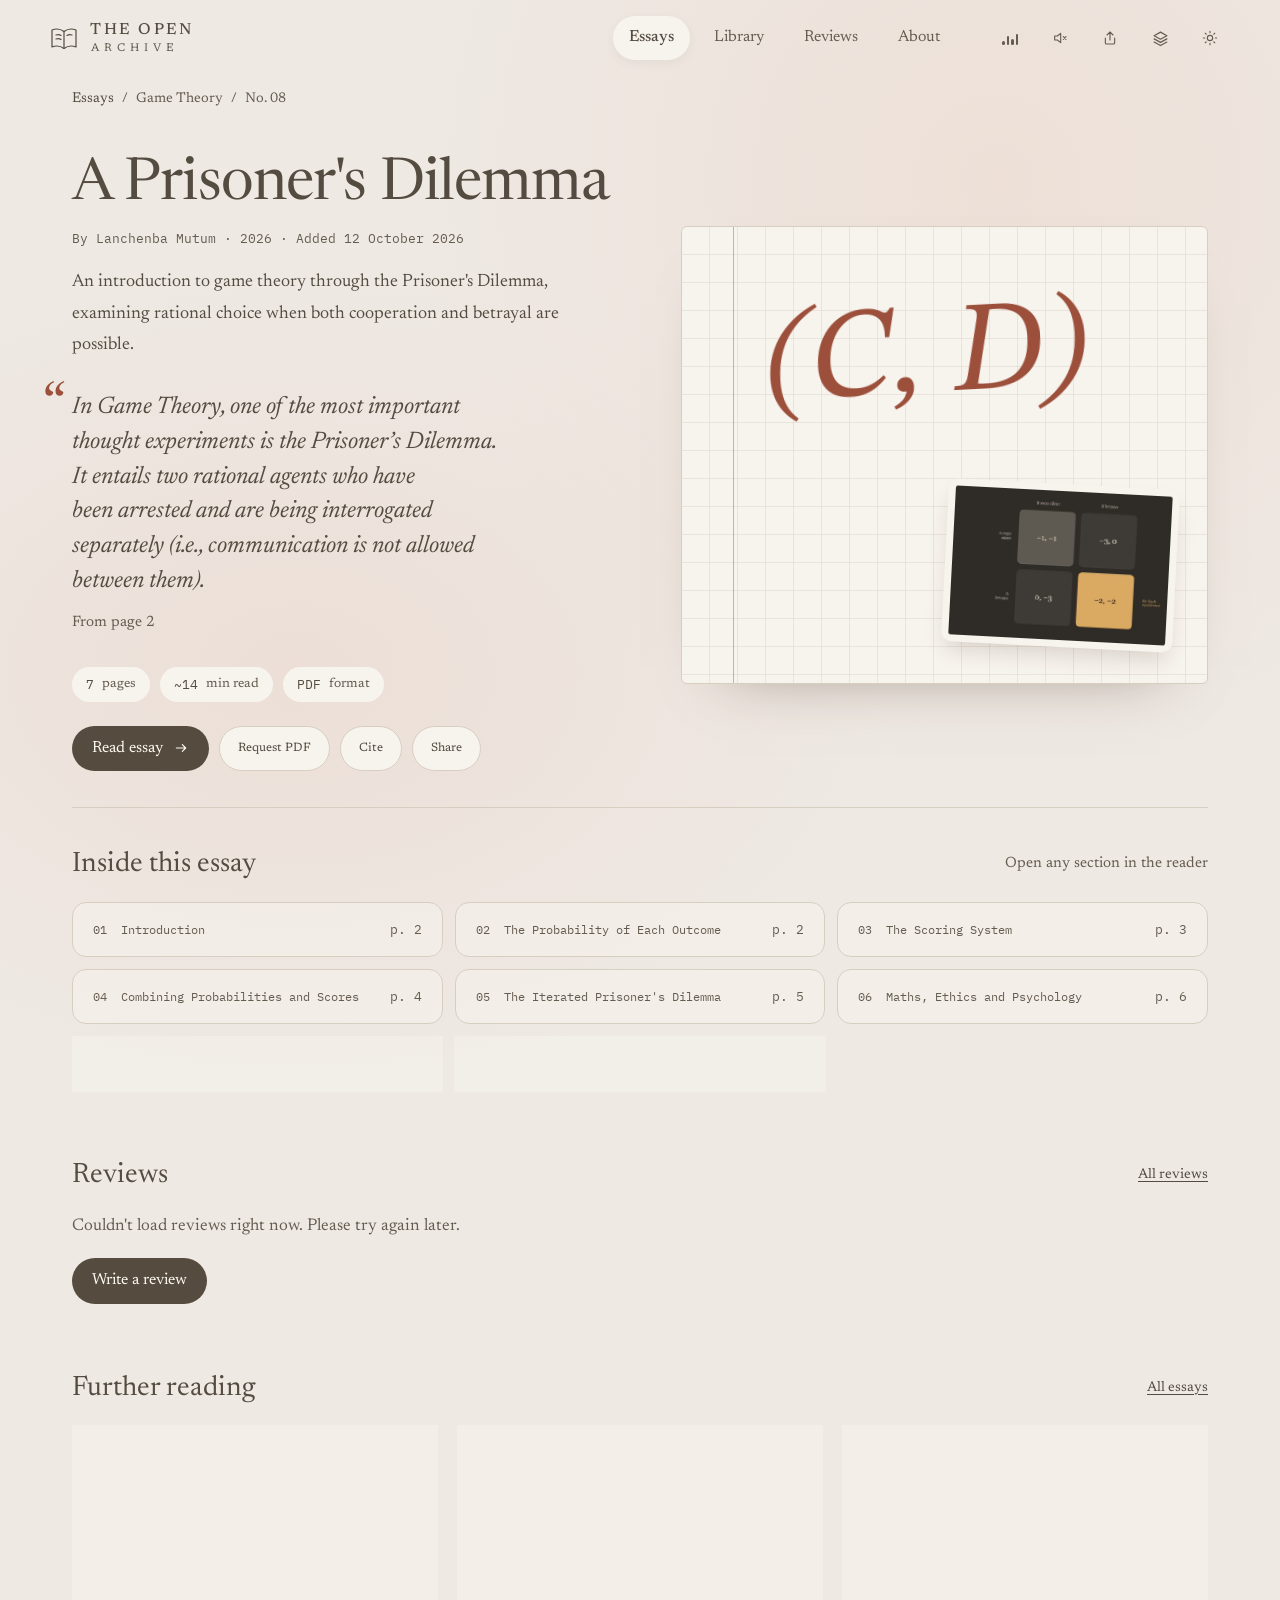
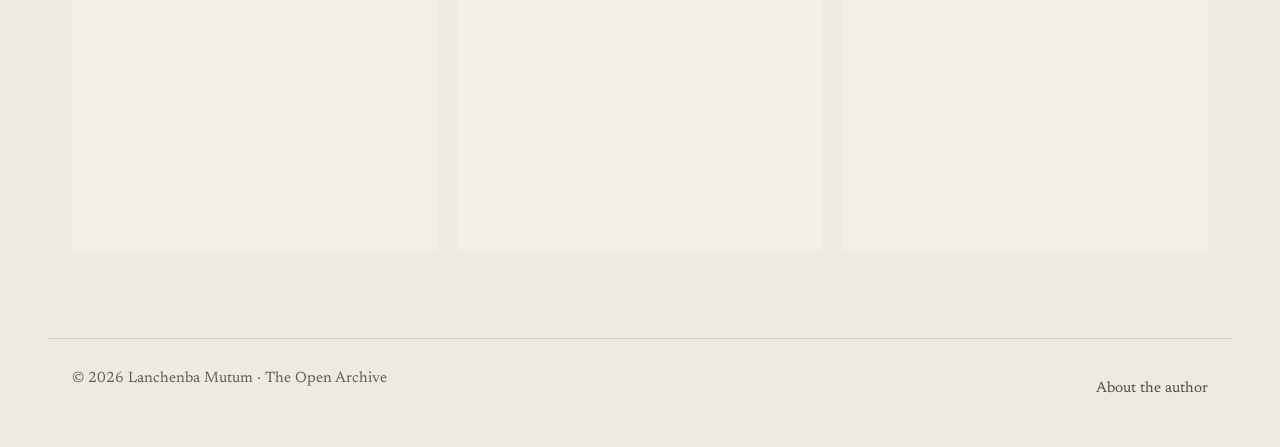
<file: public/essays/prisoners-dilemma/index.html>
<!doctype html>
<html lang="en">
<head>
  <meta charset="utf-8">
  <meta name="viewport" content="width=device-width, initial-scale=1, viewport-fit=cover">
  <meta name="theme-color" content="#eee9e3">
  <title>A Prisoner&#x27;s Dilemma · Lanchenba Mutum</title>
  <meta name="description" content="An introduction to game theory through the Prisoner&#x27;s Dilemma, examining rational choice when both cooperation and betrayal are possible.">
  <meta name="author" content="Lanchenba Mutum">
  <!-- og:start -->
  <link rel="canonical" href="https://theopenarchive.onrender.com/essays/prisoners-dilemma/">
  <meta property="og:url" content="https://theopenarchive.onrender.com/essays/prisoners-dilemma/">
  <meta property="og:type" content="article">
  <meta property="og:site_name" content="The Open Archive">
  <meta property="og:title" content="A Prisoner&#x27;s Dilemma">
  <meta property="og:description" content="An introduction to game theory through the Prisoner&#x27;s Dilemma, examining rational choice when both cooperation and betrayal are possible.">
  <meta property="og:image" content="https://theopenarchive.onrender.com/og/prisoners-dilemma.jpg">
  <meta property="og:image:width" content="1200">
  <meta property="og:image:height" content="630">
  <meta property="og:image:alt" content="A Prisoner&#x27;s Dilemma">
  <meta name="twitter:card" content="summary_large_image">
  <meta name="twitter:title" content="A Prisoner&#x27;s Dilemma">
  <meta name="twitter:description" content="An introduction to game theory through the Prisoner&#x27;s Dilemma, examining rational choice when both cooperation and betrayal are possible.">
  <meta name="twitter:image" content="https://theopenarchive.onrender.com/og/prisoners-dilemma.jpg">
  <!-- og:end -->
  <link rel="icon" href="data:image/svg+xml,<svg xmlns='http://www.w3.org/2000/svg' viewBox='0 0 32 32'><rect width='32' height='32' rx='8' fill='%23544c40'/><path d='M8 10c3-1 6-1 8 1 2-2 5-2 8-1v13c-3-1-6-1-8 1-2-2-5-2-8-1z' fill='none' stroke='%23f7f3ed' stroke-width='1.6'/></svg>">
  <script>
    try {
      const t = localStorage.getItem("books.theme") || (matchMedia("(prefers-color-scheme: dark)").matches ? "dark" : "light");
      document.documentElement.dataset.theme = t;
      const u = localStorage.getItem("books.ui");
      if (u === "neu" || u === "glass") document.documentElement.dataset.ui = u;
    } catch (e) {}
  </script>
  <link rel="preconnect" href="https://fonts.googleapis.com">
  <link rel="preconnect" href="https://fonts.gstatic.com" crossorigin>
  <link href="https://fonts.googleapis.com/css2?family=IBM+Plex+Mono:wght@400;500&family=Newsreader:ital,opsz,wght@0,6..72,400;0,6..72,500;0,6..72,600;1,6..72,400&family=STIX+Two+Text:ital@0;1&family=Noto+Sans+Math&display=swap" rel="stylesheet">
  <link rel="alternate" type="application/rss+xml" title="The Open Archive" href="../../feed.xml">
  <link rel="stylesheet" href="../../css/styles.css?v=40">
  <link rel="stylesheet" href="../../css/looks.css?v=40">
  <script data-goatcounter="https://lance.goatcounter.com/count" async src="//gc.zgo.at/count.js"></script>
</head>
<body>

  <a class="skip-link" href="#content">Skip to content</a>
  <div class="stage">
    <header class="site-header">
      <a class="brand" href="../../" aria-label="The Open Archive, home">
        <svg viewBox="0 0 32 32" aria-hidden="true"><path d="M4 8c4-1.6 8-1.4 12 1.4C20 6.6 24 6.4 28 8v17c-4-1.6-8-1.4-12 1.4C12 23.6 8 23.4 4 25z"/><path d="M16 9.4v17"/><path d="M8 13c1.8-.5 3.6-.4 5 .4M8 17c1.8-.5 3.6-.4 5 .4M19 13.4c1.4-.8 3.2-.9 5-.4"/></svg>
        <span><strong>THE OPEN</strong><small>ARCHIVE</small></span>
      </a>
      <nav class="main-nav" aria-label="Main navigation">
        <a href="../../" class="active" aria-current="page">Essays</a>
        <a href="../../#room">Library</a>
        <a href="../../#reviews">Reviews</a>
        <a href="../../#about">About</a>
      </nav>
      <span class="acts">
        <button class="ib music-btn" data-music aria-pressed="false" aria-label="Background music" title="Music">
          <span class="eq" aria-hidden="true"><i></i><i></i><i></i><i></i></span>
        </button>
        <button class="ib" id="sfxBtn" aria-label="Sound effects" aria-pressed="true" title="Sound effects on">
          <svg class="ic-sound" viewBox="0 0 24 24" aria-hidden="true"><path d="M4 9v6h4l5 4V5L8 9H4z"/><path d="M17 9.5a4 4 0 0 1 0 5"/></svg>
          <svg class="ic-mute" viewBox="0 0 24 24" aria-hidden="true"><path d="M4 9v6h4l5 4V5L8 9H4z"/><path d="m17 10 4 4m0-4-4 4"/></svg>
        </button>
        <button class="ib" id="shareBtn" aria-label="Share" title="Share">
          <svg viewBox="0 0 24 24" aria-hidden="true"><path d="M12 15V3m0 0L7.5 7.5M12 3l4.5 4.5M5 12v7a2 2 0 0 0 2 2h10a2 2 0 0 0 2-2v-7"/></svg>
        </button>
        <button class="ib" id="uiBtn" aria-label="Change the look" title="Look">
          <svg viewBox="0 0 24 24" aria-hidden="true"><path d="m12 3 9 5-9 5-9-5 9-5Z"/><path d="m3 12.5 9 5 9-5"/><path d="m3 17 9 5 9-5"/></svg>
        </button>
        <button class="ib" id="themeBtn" aria-label="Toggle theme" title="Toggle theme">
          <svg class="ic-sun" viewBox="0 0 24 24" aria-hidden="true"><circle cx="12" cy="12" r="4"/><path d="M12 2v2m0 16v2M4.9 4.9l1.4 1.4m11.4 11.4 1.4 1.4M2 12h2m16 0h2M4.9 19.1l1.4-1.4M17.7 6.3l1.4-1.4"/></svg>
          <svg class="ic-moon" viewBox="0 0 24 24" aria-hidden="true"><path d="M20 14.5A8 8 0 1 1 9.5 4a6.5 6.5 0 0 0 10.5 10.5Z"/></svg>
        </button>
      </span>
    </header>
    <main class="page-wrap essay-page" id="content" tabindex="-1">
      <nav class="crumbs" aria-label="Breadcrumb"><a href="../../">Essays</a><span>/</span><span>Game Theory</span><span>/</span><span>No. 08</span></nav>

      <article class="essay-hero">
        <div class="essay-copy">
          <h1>A Prisoner&#x27;s Dilemma</h1>
          <p class="byline">By Lanchenba Mutum · 2026 · Added 12 October 2026<span class="new-badge" data-added="2026-10-12" hidden>NEW</span></p>
          
          <p class="summary">An introduction to game theory through the Prisoner&#x27;s Dilemma, examining rational choice when both cooperation and betrayal are possible.</p>
          <blockquote class="excerpt"><p>In Game Theory, one of the most important thought experiments is the Prisoner’s Dilemma. It entails two rational agents who have been arrested and are being interrogated separately (i.e., communication is not allowed between them).</p><footer>From page 2</footer></blockquote>
          <div class="hero-numbers left">
            <span><b>7</b><small>pages</small></span>
            <span><b>~14</b><small>min read</small></span>
            <span><b>PDF</b><small>format</small></span>
          </div>
          <div class="essay-actions">
            <a class="btn primary" data-read href="../../reader.html?id=prisoners-dilemma">Read essay<svg class="arrow" viewBox="0 0 24 24" aria-hidden="true"><path d="M5 12h14m-5-5 5 5-5 5"/></svg></a>
            <a class="btn ghost" href="../../books/prisoners-dilemma.pdf" download data-title="A Prisoner&#x27;s Dilemma">Request PDF</a>
            <button class="btn ghost" data-cite>Cite</button>
            <button class="btn ghost" data-share>Share</button>
          </div>
          <p class="progress-note" id="progressNote" hidden></p>
        </div>
        <figure class="essay-sheet">
          <span class="sheet-glyph" aria-hidden="true">(C, D)</span>
          <span class="sheet-photo"><span class="photo" style="background-image:url([data-uri]);view-transition-name:ph-prisoners-dilemma"><img src="../../images/prisoners-dilemma-640.jpg" srcset="../../images/prisoners-dilemma-640.jpg 640w, ../../images/prisoners-dilemma.jpg 1200w" sizes="(max-width: 1000px) 50vw, 280px" alt="The Prisoner&#x27;s Dilemma payoff matrix, with the mutual-betrayal outcome highlighted as the Nash equilibrium." loading="eager" decoding="async" onload="this.classList.add('loaded')"></span></span>
        </figure>
      </article>

      <section class="essay-section">
        <div class="section-heading plain"><h2>Inside this essay</h2><span class="section-note">Open any section in the reader</span></div>
        <ol class="topic-list toc-links">
          <li style="--i:0"><a href="../../reader.html?id=prisoners-dilemma&amp;page=2"><span class="n">01</span><span class="t">Introduction</span><span class="p">p. 2</span></a></li>
          <li style="--i:1"><a href="../../reader.html?id=prisoners-dilemma&amp;page=2"><span class="n">02</span><span class="t">The Probability of Each Outcome</span><span class="p">p. 2</span></a></li>
          <li style="--i:2"><a href="../../reader.html?id=prisoners-dilemma&amp;page=3"><span class="n">03</span><span class="t">The Scoring System</span><span class="p">p. 3</span></a></li>
          <li style="--i:3"><a href="../../reader.html?id=prisoners-dilemma&amp;page=4"><span class="n">04</span><span class="t">Combining Probabilities and Scores</span><span class="p">p. 4</span></a></li>
          <li style="--i:4"><a href="../../reader.html?id=prisoners-dilemma&amp;page=5"><span class="n">05</span><span class="t">The Iterated Prisoner&#x27;s Dilemma</span><span class="p">p. 5</span></a></li>
          <li style="--i:5"><a href="../../reader.html?id=prisoners-dilemma&amp;page=6"><span class="n">06</span><span class="t">Maths, Ethics and Psychology</span><span class="p">p. 6</span></a></li>
          <li style="--i:6"><a href="../../reader.html?id=prisoners-dilemma&amp;page=6"><span class="n">07</span><span class="t">Conclusion</span><span class="p">p. 6</span></a></li>
          <li style="--i:7"><a href="../../reader.html?id=prisoners-dilemma&amp;page=7"><span class="n">08</span><span class="t">References</span><span class="p">p. 7</span></a></li>
        </ol>
      </section>

      <section class="essay-section essay-reviews" id="essayReviews" data-essay-id="prisoners-dilemma" aria-labelledby="reviewsTitle" hidden>
        <div class="section-heading plain"><h2 id="reviewsTitle">Reviews</h2><a class="link small" href="../../#reviews">All reviews</a></div>
        <p class="er-sum" id="erSum"></p>
        <ul class="rev-list" id="erList"></ul>
        <div class="er-actions">
          <button class="btn primary" type="button" data-write-review="prisoners-dilemma">Write a review</button>
          <a class="btn ghost" id="erAll" href="../../#reviews" hidden>See all reviews</a>
        </div>
      </section>

      <section class="essay-section">
        <div class="section-heading plain"><h2>Further reading</h2><a class="link small" href="../../">All essays</a></div>
        <div class="related-grid">
          <a class="related-card" href="../lego-maths/" style="--i:0">
            <span class="photo" style="background-image:url([data-uri]);view-transition-name:ph-lego-maths"><img src="../../images/lego-maths-640.jpg" srcset="../../images/lego-maths-640.jpg 640w, ../../images/lego-maths.jpg 1200w" sizes="(max-width: 650px) 92px, (max-width: 1000px) 30vw, 360px" alt="Rows of red two-by-four LEGO bricks alongside the number of possible combinations for one to six bricks." loading="lazy" decoding="async" onload="this.classList.add('loaded')"></span>
            <span class="meta"><span>Combinatorics</span><span class="num">09</span></span>
            <span class="related-name">The Possibilities of LEGO</span>
            <span class="related-desc">A combinatorial investigation into the number of ways in which a small set of LEGO bricks can be combined.</span>
            <span class="related-foot"><span>4 pages · ~8 min</span><span class="related-go">Read<svg viewBox="0 0 24 24" aria-hidden="true"><path d="M5 12h14m-5-5 5 5-5 5"/></svg></span></span>
          </a>
          <a class="related-card" href="../planet-of-fractal-geometry/" style="--i:1">
            <span class="photo" style="background-image:url([data-uri]);view-transition-name:ph-planet-of-fractal-geometry"><img src="../../images/planet-of-fractal-geometry-640.jpg" srcset="../../images/planet-of-fractal-geometry-640.jpg 640w, ../../images/planet-of-fractal-geometry.jpg 1200w" sizes="(max-width: 650px) 92px, (max-width: 1000px) 30vw, 360px" alt="Illustrated solar system whose planets are named after branches of geometry." loading="lazy" decoding="async" onload="this.classList.add('loaded')"></span>
            <span class="meta"><span>Geometry</span><span class="num">10</span></span>
            <span class="related-name">Planet of Fractal Geometry</span>
            <span class="related-desc">An illustrated journey through the branches of geometry, culminating in fractals: self-similar shapes with non-integer dimensions.</span>
            <span class="related-foot"><span>8 pages · ~16 min</span><span class="related-go">Read<svg viewBox="0 0 24 24" aria-hidden="true"><path d="M5 12h14m-5-5 5 5-5 5"/></svg></span></span>
          </a>
          <a class="related-card" href="../patterns-in-nature/" style="--i:2">
            <span class="photo" style="background-image:url([data-uri]);view-transition-name:ph-patterns-in-nature"><img src="../../images/patterns-in-nature-640.jpg" srcset="../../images/patterns-in-nature-640.jpg 640w, ../../images/patterns-in-nature.jpg 1200w" sizes="(max-width: 650px) 92px, (max-width: 1000px) 30vw, 360px" alt="A Turing reaction–diffusion pattern of golden spots on a dark green background." loading="lazy" decoding="async" onload="this.classList.add('loaded')"></span>
            <span class="meta"><span>Nature</span><span class="num">11</span></span>
            <span class="related-name">Patterns in Nature</span>
            <span class="related-desc">An examination of Alan Turing&#x27;s work on morphogenesis, showing how the spots and stripes of animal markings arise from reaction–diffusion between activators and inhibitors.</span>
            <span class="related-foot"><span>5 pages · ~10 min</span><span class="related-go">Read<svg viewBox="0 0 24 24" aria-hidden="true"><path d="M5 12h14m-5-5 5 5-5 5"/></svg></span></span>
          </a>
        </div>
      </section>
    </main>

    <script type="application/json" id="essayData">{"id": "prisoners-dilemma", "title": "A Prisoner's Dilemma", "author": "Lanchenba Mutum", "year": 2026}</script>
    <script type="application/ld+json">{"@context": "https://schema.org", "@type": "ScholarlyArticle", "headline": "A Prisoner's Dilemma", "author": {"@type": "Person", "name": "Lanchenba Mutum"}, "datePublished": "2026", "description": "An introduction to game theory through the Prisoner's Dilemma, examining rational choice when both cooperation and betrayal are possible.", "about": ["The probability of each outcome", "The scoring system", "Combining probabilities with payoffs", "The iterated Prisoner's Dilemma", "Mathematics, ethics and psychology"], "isPartOf": {"@type": "CreativeWorkSeries", "name": "The Open Archive", "author": {"@type": "Person", "name": "Lanchenba Mutum"}}, "image": "https://theopenarchive.onrender.com/images/prisoners-dilemma.jpg", "encoding": {"@type": "MediaObject", "encodingFormat": "application/pdf", "contentUrl": "https://theopenarchive.onrender.com/books/prisoners-dilemma.pdf"}, "url": "https://theopenarchive.onrender.com/essays/prisoners-dilemma/"}</script>

    <footer class="site-footer">
      <span>© 2026 Lanchenba Mutum · The Open Archive</span>
      <a href="../../#about">About the author</a>
    </footer>
    <div class="toast" id="toast" role="status" hidden></div>
  </div>
  <script src="../../js/common.js?v=40"></script>
  <script src="../../js/sfx.js?v=40"></script>
  <script src="../../js/site.js?v=40"></script>
  <script src="../../js/reviews.js?v=40"></script>
  <script src="../../js/request.js?v=40"></script>
  <script src="../../js/music.js?v=40"></script>
</body>
</html>
</file>
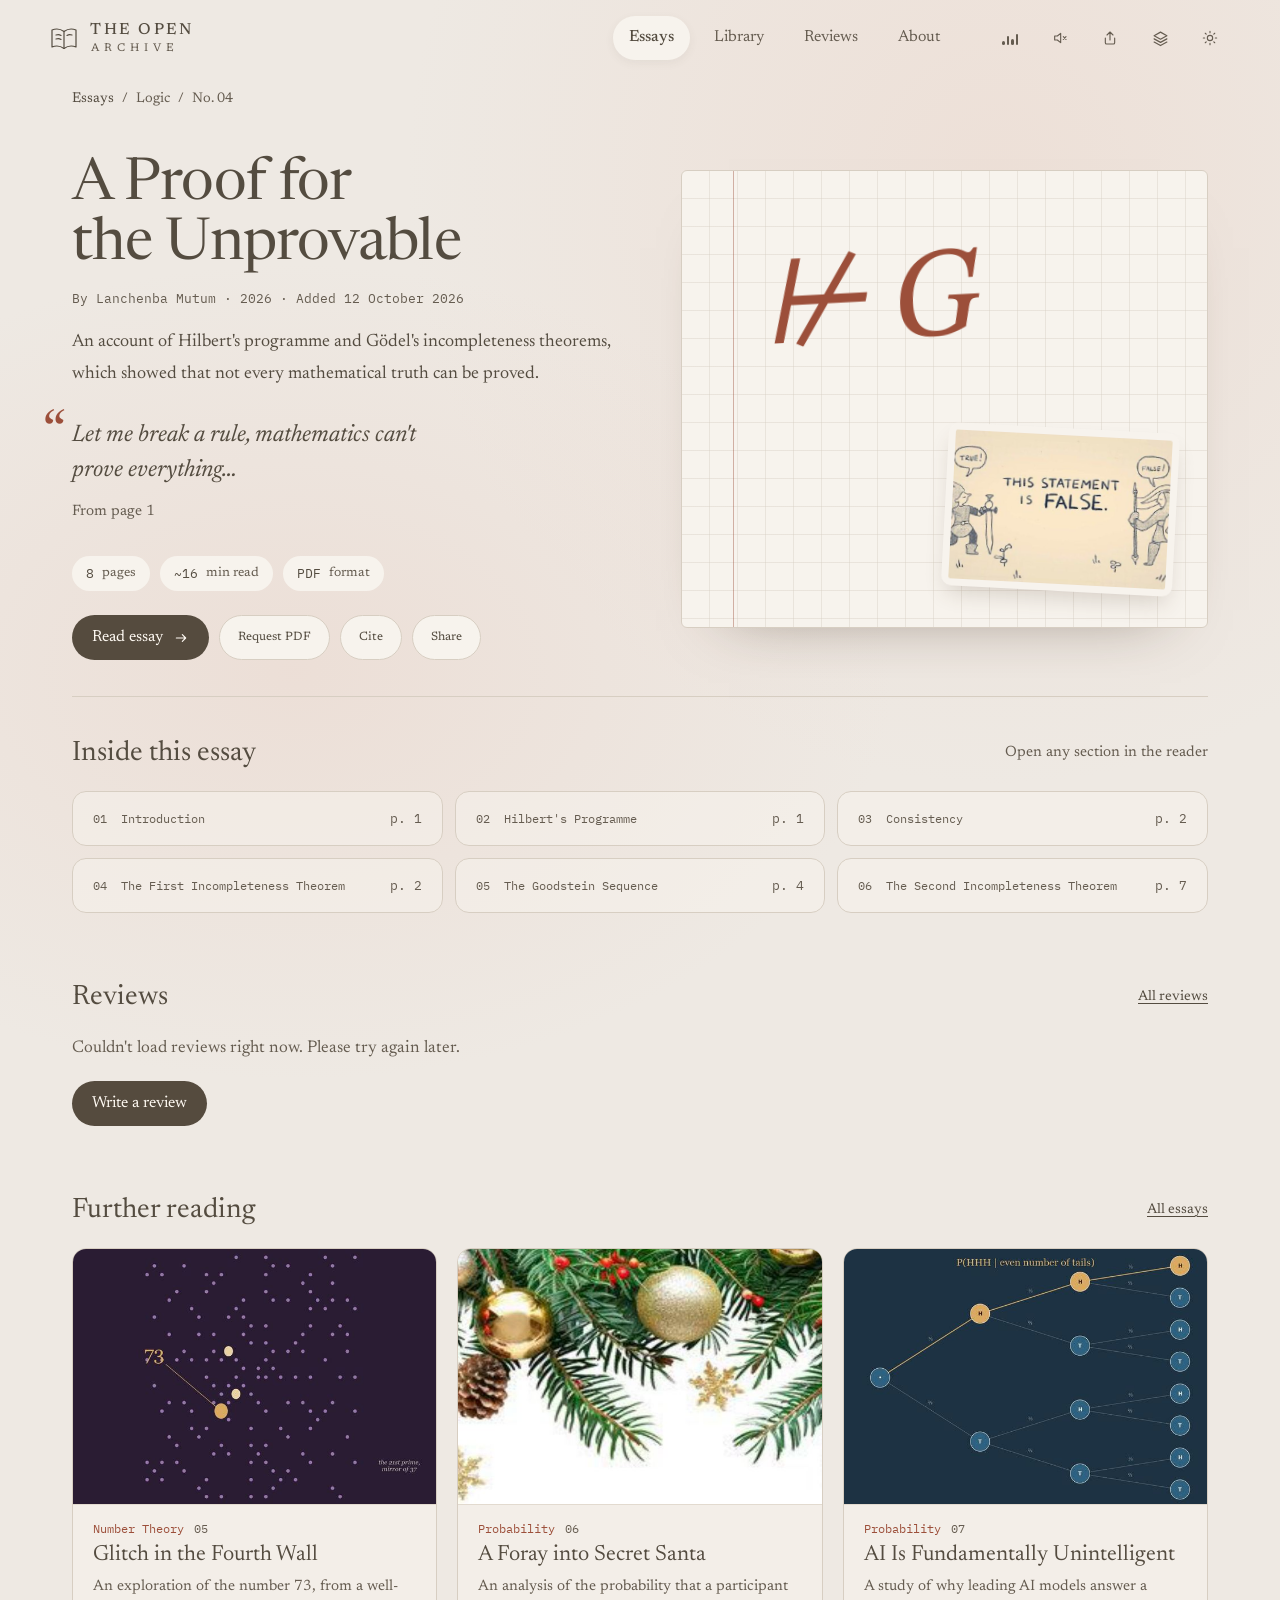
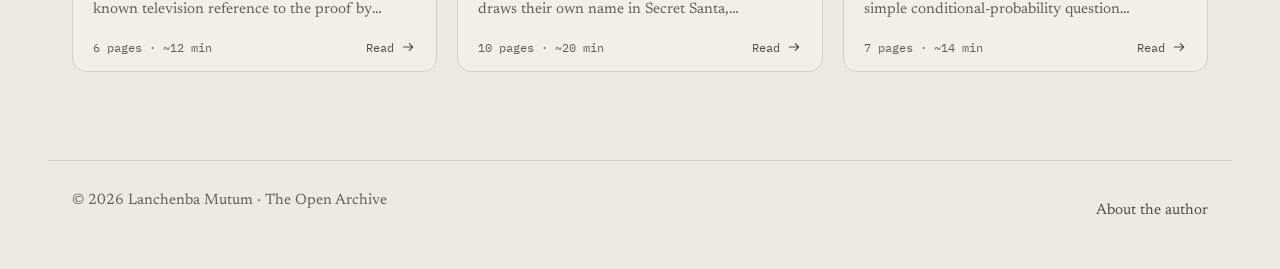
<file: public/essays/proof-for-the-unprovable/index.html>
<!doctype html>
<html lang="en">
<head>
  <meta charset="utf-8">
  <meta name="viewport" content="width=device-width, initial-scale=1, viewport-fit=cover">
  <meta name="theme-color" content="#eee9e3">
  <title>A Proof for the Unprovable · Lanchenba Mutum</title>
  <meta name="description" content="An account of Hilbert&#x27;s programme and Gödel&#x27;s incompleteness theorems, which showed that not every mathematical truth can be proved.">
  <meta name="author" content="Lanchenba Mutum">
  <!-- og:start -->
  <link rel="canonical" href="https://theopenarchive.onrender.com/essays/proof-for-the-unprovable/">
  <meta property="og:url" content="https://theopenarchive.onrender.com/essays/proof-for-the-unprovable/">
  <meta property="og:type" content="article">
  <meta property="og:site_name" content="The Open Archive">
  <meta property="og:title" content="A Proof for the Unprovable">
  <meta property="og:description" content="An account of Hilbert&#x27;s programme and Gödel&#x27;s incompleteness theorems, which showed that not every mathematical truth can be proved.">
  <meta property="og:image" content="https://theopenarchive.onrender.com/og/proof-for-the-unprovable.jpg">
  <meta property="og:image:width" content="1200">
  <meta property="og:image:height" content="630">
  <meta property="og:image:alt" content="A Proof for the Unprovable">
  <meta name="twitter:card" content="summary_large_image">
  <meta name="twitter:title" content="A Proof for the Unprovable">
  <meta name="twitter:description" content="An account of Hilbert&#x27;s programme and Gödel&#x27;s incompleteness theorems, which showed that not every mathematical truth can be proved.">
  <meta name="twitter:image" content="https://theopenarchive.onrender.com/og/proof-for-the-unprovable.jpg">
  <!-- og:end -->
  <link rel="icon" href="data:image/svg+xml,<svg xmlns='http://www.w3.org/2000/svg' viewBox='0 0 32 32'><rect width='32' height='32' rx='8' fill='%23544c40'/><path d='M8 10c3-1 6-1 8 1 2-2 5-2 8-1v13c-3-1-6-1-8 1-2-2-5-2-8-1z' fill='none' stroke='%23f7f3ed' stroke-width='1.6'/></svg>">
  <script>
    try {
      const t = localStorage.getItem("books.theme") || (matchMedia("(prefers-color-scheme: dark)").matches ? "dark" : "light");
      document.documentElement.dataset.theme = t;
      const u = localStorage.getItem("books.ui");
      if (u === "neu" || u === "glass") document.documentElement.dataset.ui = u;
    } catch (e) {}
  </script>
  <link rel="preconnect" href="https://fonts.googleapis.com">
  <link rel="preconnect" href="https://fonts.gstatic.com" crossorigin>
  <link href="https://fonts.googleapis.com/css2?family=IBM+Plex+Mono:wght@400;500&family=Newsreader:ital,opsz,wght@0,6..72,400;0,6..72,500;0,6..72,600;1,6..72,400&family=STIX+Two+Text:ital@0;1&family=Noto+Sans+Math&display=swap" rel="stylesheet">
  <link rel="alternate" type="application/rss+xml" title="The Open Archive" href="../../feed.xml">
  <link rel="stylesheet" href="../../css/styles.css?v=40">
  <link rel="stylesheet" href="../../css/looks.css?v=40">
  <script data-goatcounter="https://lance.goatcounter.com/count" async src="//gc.zgo.at/count.js"></script>
</head>
<body>

  <a class="skip-link" href="#content">Skip to content</a>
  <div class="stage">
    <header class="site-header">
      <a class="brand" href="../../" aria-label="The Open Archive, home">
        <svg viewBox="0 0 32 32" aria-hidden="true"><path d="M4 8c4-1.6 8-1.4 12 1.4C20 6.6 24 6.4 28 8v17c-4-1.6-8-1.4-12 1.4C12 23.6 8 23.4 4 25z"/><path d="M16 9.4v17"/><path d="M8 13c1.8-.5 3.6-.4 5 .4M8 17c1.8-.5 3.6-.4 5 .4M19 13.4c1.4-.8 3.2-.9 5-.4"/></svg>
        <span><strong>THE OPEN</strong><small>ARCHIVE</small></span>
      </a>
      <nav class="main-nav" aria-label="Main navigation">
        <a href="../../" class="active" aria-current="page">Essays</a>
        <a href="../../#room">Library</a>
        <a href="../../#reviews">Reviews</a>
        <a href="../../#about">About</a>
      </nav>
      <span class="acts">
        <button class="ib music-btn" data-music aria-pressed="false" aria-label="Background music" title="Music">
          <span class="eq" aria-hidden="true"><i></i><i></i><i></i><i></i></span>
        </button>
        <button class="ib" id="sfxBtn" aria-label="Sound effects" aria-pressed="true" title="Sound effects on">
          <svg class="ic-sound" viewBox="0 0 24 24" aria-hidden="true"><path d="M4 9v6h4l5 4V5L8 9H4z"/><path d="M17 9.5a4 4 0 0 1 0 5"/></svg>
          <svg class="ic-mute" viewBox="0 0 24 24" aria-hidden="true"><path d="M4 9v6h4l5 4V5L8 9H4z"/><path d="m17 10 4 4m0-4-4 4"/></svg>
        </button>
        <button class="ib" id="shareBtn" aria-label="Share" title="Share">
          <svg viewBox="0 0 24 24" aria-hidden="true"><path d="M12 15V3m0 0L7.5 7.5M12 3l4.5 4.5M5 12v7a2 2 0 0 0 2 2h10a2 2 0 0 0 2-2v-7"/></svg>
        </button>
        <button class="ib" id="uiBtn" aria-label="Change the look" title="Look">
          <svg viewBox="0 0 24 24" aria-hidden="true"><path d="m12 3 9 5-9 5-9-5 9-5Z"/><path d="m3 12.5 9 5 9-5"/><path d="m3 17 9 5 9-5"/></svg>
        </button>
        <button class="ib" id="themeBtn" aria-label="Toggle theme" title="Toggle theme">
          <svg class="ic-sun" viewBox="0 0 24 24" aria-hidden="true"><circle cx="12" cy="12" r="4"/><path d="M12 2v2m0 16v2M4.9 4.9l1.4 1.4m11.4 11.4 1.4 1.4M2 12h2m16 0h2M4.9 19.1l1.4-1.4M17.7 6.3l1.4-1.4"/></svg>
          <svg class="ic-moon" viewBox="0 0 24 24" aria-hidden="true"><path d="M20 14.5A8 8 0 1 1 9.5 4a6.5 6.5 0 0 0 10.5 10.5Z"/></svg>
        </button>
      </span>
    </header>
    <main class="page-wrap essay-page" id="content" tabindex="-1">
      <nav class="crumbs" aria-label="Breadcrumb"><a href="../../">Essays</a><span>/</span><span>Logic</span><span>/</span><span>No. 04</span></nav>

      <article class="essay-hero">
        <div class="essay-copy">
          <h1>A Proof for the Unprovable</h1>
          <p class="byline">By Lanchenba Mutum · 2026 · Added 12 October 2026<span class="new-badge" data-added="2026-10-12" hidden>NEW</span></p>
          
          <p class="summary">An account of Hilbert&#x27;s programme and Gödel&#x27;s incompleteness theorems, which showed that not every mathematical truth can be proved.</p>
          <blockquote class="excerpt"><p>Let me break a rule, mathematics can&#x27;t prove everything…</p><footer>From page 1</footer></blockquote>
          <div class="hero-numbers left">
            <span><b>8</b><small>pages</small></span>
            <span><b>~16</b><small>min read</small></span>
            <span><b>PDF</b><small>format</small></span>
          </div>
          <div class="essay-actions">
            <a class="btn primary" data-read href="../../reader.html?id=proof-for-the-unprovable">Read essay<svg class="arrow" viewBox="0 0 24 24" aria-hidden="true"><path d="M5 12h14m-5-5 5 5-5 5"/></svg></a>
            <a class="btn ghost" href="../../books/proof-for-the-unprovable.pdf" download data-title="A Proof for the Unprovable">Request PDF</a>
            <button class="btn ghost" data-cite>Cite</button>
            <button class="btn ghost" data-share>Share</button>
          </div>
          <p class="progress-note" id="progressNote" hidden></p>
        </div>
        <figure class="essay-sheet">
          <span class="sheet-glyph" aria-hidden="true">⊬ G</span>
          <span class="sheet-photo"><span class="photo" style="background-image:url([data-uri]);view-transition-name:ph-proof-for-the-unprovable"><img src="../../images/proof-for-the-unprovable-640.jpg" srcset="../../images/proof-for-the-unprovable-640.jpg 640w, ../../images/proof-for-the-unprovable.jpg 1200w" sizes="(max-width: 1000px) 50vw, 280px" alt="Cartoon of two knights holding signs reading &#x27;True!&#x27; and &#x27;False!&#x27; around the words &#x27;This statement is false.&#x27;" loading="eager" decoding="async" onload="this.classList.add('loaded')"></span></span>
        </figure>
      </article>

      <section class="essay-section">
        <div class="section-heading plain"><h2>Inside this essay</h2><span class="section-note">Open any section in the reader</span></div>
        <ol class="topic-list toc-links">
          <li style="--i:0"><a href="../../reader.html?id=proof-for-the-unprovable&amp;page=1"><span class="n">01</span><span class="t">Introduction</span><span class="p">p. 1</span></a></li>
          <li style="--i:1"><a href="../../reader.html?id=proof-for-the-unprovable&amp;page=1"><span class="n">02</span><span class="t">Hilbert&#x27;s Programme</span><span class="p">p. 1</span></a></li>
          <li style="--i:2"><a href="../../reader.html?id=proof-for-the-unprovable&amp;page=2"><span class="n">03</span><span class="t">Consistency</span><span class="p">p. 2</span></a></li>
          <li style="--i:3"><a href="../../reader.html?id=proof-for-the-unprovable&amp;page=2"><span class="n">04</span><span class="t">The First Incompleteness Theorem</span><span class="p">p. 2</span></a></li>
          <li style="--i:4"><a href="../../reader.html?id=proof-for-the-unprovable&amp;page=4"><span class="n">05</span><span class="t">The Goodstein Sequence</span><span class="p">p. 4</span></a></li>
          <li style="--i:5"><a href="../../reader.html?id=proof-for-the-unprovable&amp;page=7"><span class="n">06</span><span class="t">The Second Incompleteness Theorem</span><span class="p">p. 7</span></a></li>
        </ol>
      </section>

      <section class="essay-section essay-reviews" id="essayReviews" data-essay-id="proof-for-the-unprovable" aria-labelledby="reviewsTitle" hidden>
        <div class="section-heading plain"><h2 id="reviewsTitle">Reviews</h2><a class="link small" href="../../#reviews">All reviews</a></div>
        <p class="er-sum" id="erSum"></p>
        <ul class="rev-list" id="erList"></ul>
        <div class="er-actions">
          <button class="btn primary" type="button" data-write-review="proof-for-the-unprovable">Write a review</button>
          <a class="btn ghost" id="erAll" href="../../#reviews" hidden>See all reviews</a>
        </div>
      </section>

      <section class="essay-section">
        <div class="section-heading plain"><h2>Further reading</h2><a class="link small" href="../../">All essays</a></div>
        <div class="related-grid">
          <a class="related-card" href="../glitch-in-the-fourth-wall/" style="--i:0">
            <span class="photo" style="background-image:url([data-uri]);view-transition-name:ph-glitch-in-the-fourth-wall"><img src="../../images/glitch-in-the-fourth-wall-640.jpg" srcset="../../images/glitch-in-the-fourth-wall-640.jpg 640w, ../../images/glitch-in-the-fourth-wall.jpg 1200w" sizes="(max-width: 650px) 92px, (max-width: 1000px) 30vw, 360px" alt="An Ulam spiral of prime numbers with the prime 73 highlighted in gold." loading="lazy" decoding="async" onload="this.classList.add('loaded')"></span>
            <span class="meta"><span>Number Theory</span><span class="num">05</span></span>
            <span class="related-name">Glitch in the Fourth Wall</span>
            <span class="related-desc">An exploration of the number 73, from a well-known television reference to the proof by Pomerance and Spicer of its unique properties.</span>
            <span class="related-foot"><span>6 pages · ~12 min</span><span class="related-go">Read<svg viewBox="0 0 24 24" aria-hidden="true"><path d="M5 12h14m-5-5 5 5-5 5"/></svg></span></span>
          </a>
          <a class="related-card" href="../secret-santa/" style="--i:1">
            <span class="photo" style="background-image:url([data-uri]);view-transition-name:ph-secret-santa"><img src="../../images/secret-santa-640.jpg" srcset="../../images/secret-santa-640.jpg 640w, ../../images/secret-santa.jpg 1200w" sizes="(max-width: 650px) 92px, (max-width: 1000px) 30vw, 360px" alt="Christmas fir branches with gold baubles, red berries and a pine cone." loading="lazy" decoding="async" onload="this.classList.add('loaded')"></span>
            <span class="meta"><span>Probability</span><span class="num">06</span></span>
            <span class="related-name">A Foray into Secret Santa</span>
            <span class="related-desc">An analysis of the probability that a participant draws their own name in Secret Santa, introducing derangements and the unexpected appearance of e.</span>
            <span class="related-foot"><span>10 pages · ~20 min</span><span class="related-go">Read<svg viewBox="0 0 24 24" aria-hidden="true"><path d="M5 12h14m-5-5 5 5-5 5"/></svg></span></span>
          </a>
          <a class="related-card" href="../ai-is-unintelligent/" style="--i:2">
            <span class="photo" style="background-image:url([data-uri]);view-transition-name:ph-ai-is-unintelligent"><img src="../../images/ai-is-unintelligent-640.jpg" srcset="../../images/ai-is-unintelligent-640.jpg 640w, ../../images/ai-is-unintelligent.jpg 1200w" sizes="(max-width: 650px) 92px, (max-width: 1000px) 30vw, 360px" alt="A probability tree for three coin tosses with the path heads-heads-heads highlighted." loading="lazy" decoding="async" onload="this.classList.add('loaded')"></span>
            <span class="meta"><span>Probability</span><span class="num">07</span></span>
            <span class="related-name">AI Is Fundamentally Unintelligent</span>
            <span class="related-desc">A study of why leading AI models answer a simple conditional-probability question incorrectly, and what this reveals about their reasoning.</span>
            <span class="related-foot"><span>7 pages · ~14 min</span><span class="related-go">Read<svg viewBox="0 0 24 24" aria-hidden="true"><path d="M5 12h14m-5-5 5 5-5 5"/></svg></span></span>
          </a>
        </div>
      </section>
    </main>

    <script type="application/json" id="essayData">{"id": "proof-for-the-unprovable", "title": "A Proof for the Unprovable", "author": "Lanchenba Mutum", "year": 2026}</script>
    <script type="application/ld+json">{"@context": "https://schema.org", "@type": "ScholarlyArticle", "headline": "A Proof for the Unprovable", "author": {"@type": "Person", "name": "Lanchenba Mutum"}, "datePublished": "2026", "description": "An account of Hilbert's programme and Gödel's incompleteness theorems, which showed that not every mathematical truth can be proved.", "about": ["Hilbert's programme and the Königsberg conference of 1930", "Consistency of formal systems", "Gödel's first incompleteness theorem", "The Goodstein sequence", "Gödel's second incompleteness theorem"], "isPartOf": {"@type": "CreativeWorkSeries", "name": "The Open Archive", "author": {"@type": "Person", "name": "Lanchenba Mutum"}}, "image": "https://theopenarchive.onrender.com/images/proof-for-the-unprovable.jpg", "encoding": {"@type": "MediaObject", "encodingFormat": "application/pdf", "contentUrl": "https://theopenarchive.onrender.com/books/proof-for-the-unprovable.pdf"}, "url": "https://theopenarchive.onrender.com/essays/proof-for-the-unprovable/"}</script>

    <footer class="site-footer">
      <span>© 2026 Lanchenba Mutum · The Open Archive</span>
      <a href="../../#about">About the author</a>
    </footer>
    <div class="toast" id="toast" role="status" hidden></div>
  </div>
  <script src="../../js/common.js?v=40"></script>
  <script src="../../js/sfx.js?v=40"></script>
  <script src="../../js/site.js?v=40"></script>
  <script src="../../js/reviews.js?v=40"></script>
  <script src="../../js/request.js?v=40"></script>
  <script src="../../js/music.js?v=40"></script>
</body>
</html>
</file>
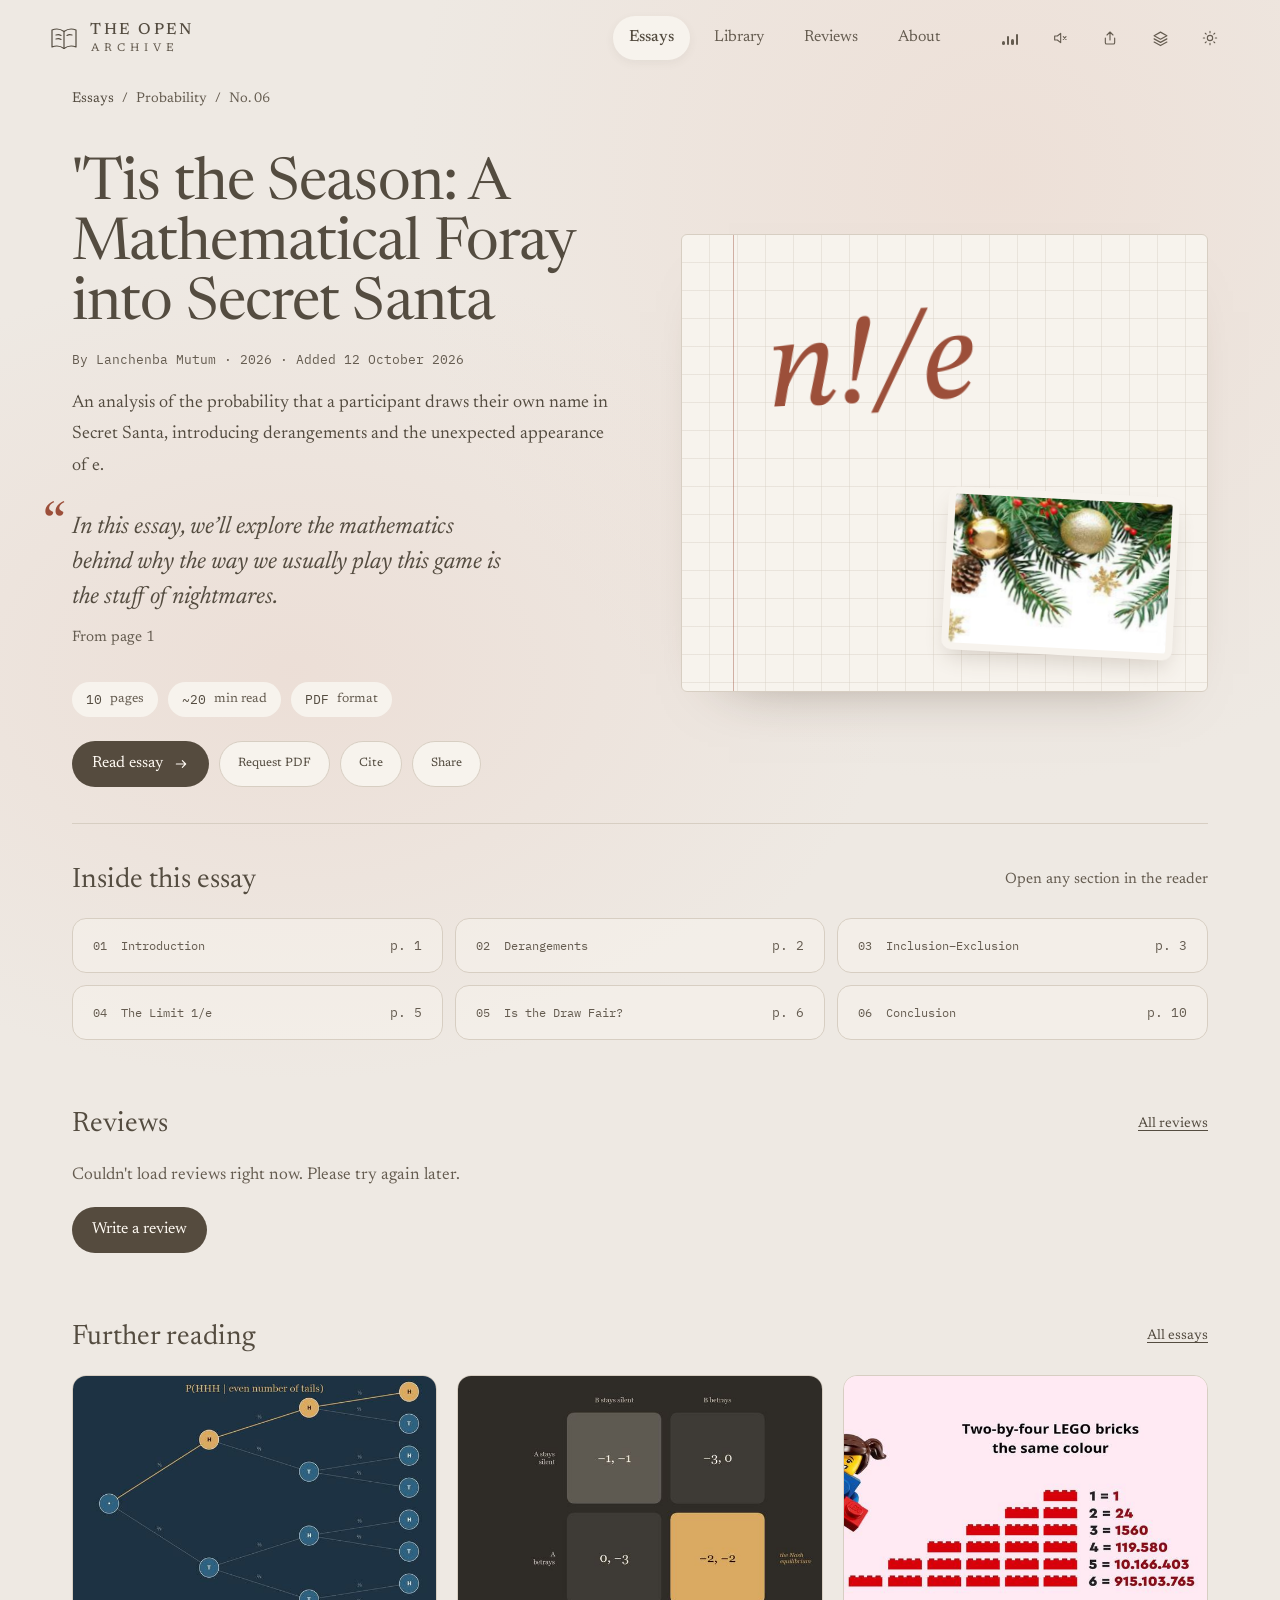
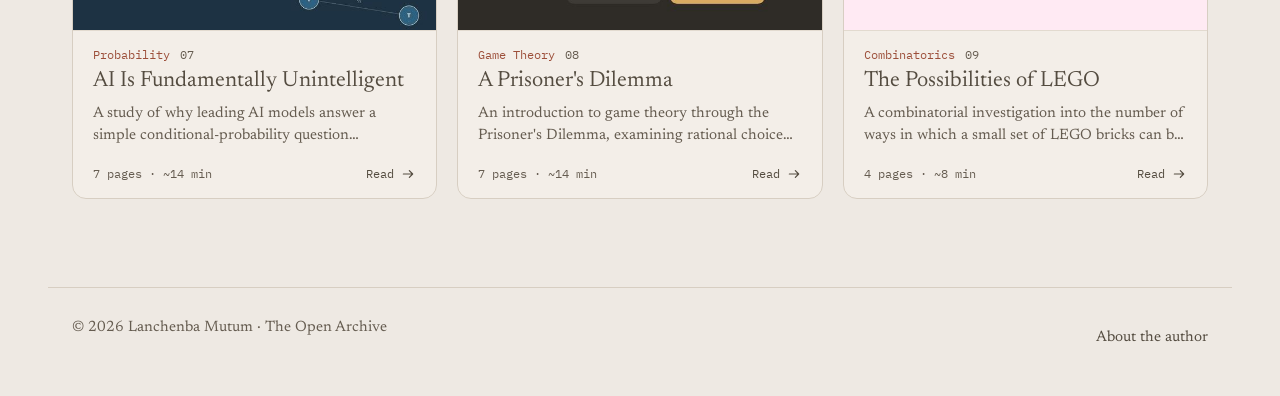
<file: public/essays/secret-santa/index.html>
<!doctype html>
<html lang="en">
<head>
  <meta charset="utf-8">
  <meta name="viewport" content="width=device-width, initial-scale=1, viewport-fit=cover">
  <meta name="theme-color" content="#eee9e3">
  <title>&#x27;Tis the Season: A Mathematical Foray into Secret Santa · Lanchenba Mutum</title>
  <meta name="description" content="An analysis of the probability that a participant draws their own name in Secret Santa, introducing derangements and the unexpected appearance of e.">
  <meta name="author" content="Lanchenba Mutum">
  <!-- og:start -->
  <link rel="canonical" href="https://theopenarchive.onrender.com/essays/secret-santa/">
  <meta property="og:url" content="https://theopenarchive.onrender.com/essays/secret-santa/">
  <meta property="og:type" content="article">
  <meta property="og:site_name" content="The Open Archive">
  <meta property="og:title" content="&#x27;Tis the Season: A Mathematical Foray into Secret Santa">
  <meta property="og:description" content="An analysis of the probability that a participant draws their own name in Secret Santa, introducing derangements and the unexpected appearance of e.">
  <meta property="og:image" content="https://theopenarchive.onrender.com/og/secret-santa.jpg">
  <meta property="og:image:width" content="1200">
  <meta property="og:image:height" content="630">
  <meta property="og:image:alt" content="&#x27;Tis the Season: A Mathematical Foray into Secret Santa">
  <meta name="twitter:card" content="summary_large_image">
  <meta name="twitter:title" content="&#x27;Tis the Season: A Mathematical Foray into Secret Santa">
  <meta name="twitter:description" content="An analysis of the probability that a participant draws their own name in Secret Santa, introducing derangements and the unexpected appearance of e.">
  <meta name="twitter:image" content="https://theopenarchive.onrender.com/og/secret-santa.jpg">
  <!-- og:end -->
  <link rel="icon" href="data:image/svg+xml,<svg xmlns='http://www.w3.org/2000/svg' viewBox='0 0 32 32'><rect width='32' height='32' rx='8' fill='%23544c40'/><path d='M8 10c3-1 6-1 8 1 2-2 5-2 8-1v13c-3-1-6-1-8 1-2-2-5-2-8-1z' fill='none' stroke='%23f7f3ed' stroke-width='1.6'/></svg>">
  <script>
    try {
      const t = localStorage.getItem("books.theme") || (matchMedia("(prefers-color-scheme: dark)").matches ? "dark" : "light");
      document.documentElement.dataset.theme = t;
      const u = localStorage.getItem("books.ui");
      if (u === "neu" || u === "glass") document.documentElement.dataset.ui = u;
    } catch (e) {}
  </script>
  <link rel="preconnect" href="https://fonts.googleapis.com">
  <link rel="preconnect" href="https://fonts.gstatic.com" crossorigin>
  <link href="https://fonts.googleapis.com/css2?family=IBM+Plex+Mono:wght@400;500&family=Newsreader:ital,opsz,wght@0,6..72,400;0,6..72,500;0,6..72,600;1,6..72,400&family=STIX+Two+Text:ital@0;1&family=Noto+Sans+Math&display=swap" rel="stylesheet">
  <link rel="alternate" type="application/rss+xml" title="The Open Archive" href="../../feed.xml">
  <link rel="stylesheet" href="../../css/styles.css?v=40">
  <link rel="stylesheet" href="../../css/looks.css?v=40">
  <script data-goatcounter="https://lance.goatcounter.com/count" async src="//gc.zgo.at/count.js"></script>
</head>
<body>

  <a class="skip-link" href="#content">Skip to content</a>
  <div class="stage">
    <header class="site-header">
      <a class="brand" href="../../" aria-label="The Open Archive, home">
        <svg viewBox="0 0 32 32" aria-hidden="true"><path d="M4 8c4-1.6 8-1.4 12 1.4C20 6.6 24 6.4 28 8v17c-4-1.6-8-1.4-12 1.4C12 23.6 8 23.4 4 25z"/><path d="M16 9.4v17"/><path d="M8 13c1.8-.5 3.6-.4 5 .4M8 17c1.8-.5 3.6-.4 5 .4M19 13.4c1.4-.8 3.2-.9 5-.4"/></svg>
        <span><strong>THE OPEN</strong><small>ARCHIVE</small></span>
      </a>
      <nav class="main-nav" aria-label="Main navigation">
        <a href="../../" class="active" aria-current="page">Essays</a>
        <a href="../../#room">Library</a>
        <a href="../../#reviews">Reviews</a>
        <a href="../../#about">About</a>
      </nav>
      <span class="acts">
        <button class="ib music-btn" data-music aria-pressed="false" aria-label="Background music" title="Music">
          <span class="eq" aria-hidden="true"><i></i><i></i><i></i><i></i></span>
        </button>
        <button class="ib" id="sfxBtn" aria-label="Sound effects" aria-pressed="true" title="Sound effects on">
          <svg class="ic-sound" viewBox="0 0 24 24" aria-hidden="true"><path d="M4 9v6h4l5 4V5L8 9H4z"/><path d="M17 9.5a4 4 0 0 1 0 5"/></svg>
          <svg class="ic-mute" viewBox="0 0 24 24" aria-hidden="true"><path d="M4 9v6h4l5 4V5L8 9H4z"/><path d="m17 10 4 4m0-4-4 4"/></svg>
        </button>
        <button class="ib" id="shareBtn" aria-label="Share" title="Share">
          <svg viewBox="0 0 24 24" aria-hidden="true"><path d="M12 15V3m0 0L7.5 7.5M12 3l4.5 4.5M5 12v7a2 2 0 0 0 2 2h10a2 2 0 0 0 2-2v-7"/></svg>
        </button>
        <button class="ib" id="uiBtn" aria-label="Change the look" title="Look">
          <svg viewBox="0 0 24 24" aria-hidden="true"><path d="m12 3 9 5-9 5-9-5 9-5Z"/><path d="m3 12.5 9 5 9-5"/><path d="m3 17 9 5 9-5"/></svg>
        </button>
        <button class="ib" id="themeBtn" aria-label="Toggle theme" title="Toggle theme">
          <svg class="ic-sun" viewBox="0 0 24 24" aria-hidden="true"><circle cx="12" cy="12" r="4"/><path d="M12 2v2m0 16v2M4.9 4.9l1.4 1.4m11.4 11.4 1.4 1.4M2 12h2m16 0h2M4.9 19.1l1.4-1.4M17.7 6.3l1.4-1.4"/></svg>
          <svg class="ic-moon" viewBox="0 0 24 24" aria-hidden="true"><path d="M20 14.5A8 8 0 1 1 9.5 4a6.5 6.5 0 0 0 10.5 10.5Z"/></svg>
        </button>
      </span>
    </header>
    <main class="page-wrap essay-page" id="content" tabindex="-1">
      <nav class="crumbs" aria-label="Breadcrumb"><a href="../../">Essays</a><span>/</span><span>Probability</span><span>/</span><span>No. 06</span></nav>

      <article class="essay-hero">
        <div class="essay-copy">
          <h1>&#x27;Tis the Season: A Mathematical Foray into Secret Santa</h1>
          <p class="byline">By Lanchenba Mutum · 2026 · Added 12 October 2026<span class="new-badge" data-added="2026-10-12" hidden>NEW</span></p>
          
          <p class="summary">An analysis of the probability that a participant draws their own name in Secret Santa, introducing derangements and the unexpected appearance of e.</p>
          <blockquote class="excerpt"><p>In this essay, we’ll explore the mathematics behind why the way we usually play this game is the stuff of nightmares.</p><footer>From page 1</footer></blockquote>
          <div class="hero-numbers left">
            <span><b>10</b><small>pages</small></span>
            <span><b>~20</b><small>min read</small></span>
            <span><b>PDF</b><small>format</small></span>
          </div>
          <div class="essay-actions">
            <a class="btn primary" data-read href="../../reader.html?id=secret-santa">Read essay<svg class="arrow" viewBox="0 0 24 24" aria-hidden="true"><path d="M5 12h14m-5-5 5 5-5 5"/></svg></a>
            <a class="btn ghost" href="../../books/secret-santa.pdf" download data-title="&#x27;Tis the Season: A Mathematical Foray into Secret Santa">Request PDF</a>
            <button class="btn ghost" data-cite>Cite</button>
            <button class="btn ghost" data-share>Share</button>
          </div>
          <p class="progress-note" id="progressNote" hidden></p>
        </div>
        <figure class="essay-sheet">
          <span class="sheet-glyph" aria-hidden="true">n!/e</span>
          <span class="sheet-photo"><span class="photo" style="background-image:url([data-uri]);view-transition-name:ph-secret-santa"><img src="../../images/secret-santa-640.jpg" srcset="../../images/secret-santa-640.jpg 640w, ../../images/secret-santa.jpg 1200w" sizes="(max-width: 1000px) 50vw, 280px" alt="Christmas fir branches with gold baubles, red berries and a pine cone." loading="eager" decoding="async" onload="this.classList.add('loaded')"></span></span>
        </figure>
      </article>

      <section class="essay-section">
        <div class="section-heading plain"><h2>Inside this essay</h2><span class="section-note">Open any section in the reader</span></div>
        <ol class="topic-list toc-links">
          <li style="--i:0"><a href="../../reader.html?id=secret-santa&amp;page=1"><span class="n">01</span><span class="t">Introduction</span><span class="p">p. 1</span></a></li>
          <li style="--i:1"><a href="../../reader.html?id=secret-santa&amp;page=2"><span class="n">02</span><span class="t">Derangements</span><span class="p">p. 2</span></a></li>
          <li style="--i:2"><a href="../../reader.html?id=secret-santa&amp;page=3"><span class="n">03</span><span class="t">Inclusion–Exclusion</span><span class="p">p. 3</span></a></li>
          <li style="--i:3"><a href="../../reader.html?id=secret-santa&amp;page=5"><span class="n">04</span><span class="t">The Limit 1/e</span><span class="p">p. 5</span></a></li>
          <li style="--i:4"><a href="../../reader.html?id=secret-santa&amp;page=6"><span class="n">05</span><span class="t">Is the Draw Fair?</span><span class="p">p. 6</span></a></li>
          <li style="--i:5"><a href="../../reader.html?id=secret-santa&amp;page=10"><span class="n">06</span><span class="t">Conclusion</span><span class="p">p. 10</span></a></li>
        </ol>
      </section>

      <section class="essay-section essay-reviews" id="essayReviews" data-essay-id="secret-santa" aria-labelledby="reviewsTitle" hidden>
        <div class="section-heading plain"><h2 id="reviewsTitle">Reviews</h2><a class="link small" href="../../#reviews">All reviews</a></div>
        <p class="er-sum" id="erSum"></p>
        <ul class="rev-list" id="erList"></ul>
        <div class="er-actions">
          <button class="btn primary" type="button" data-write-review="secret-santa">Write a review</button>
          <a class="btn ghost" id="erAll" href="../../#reviews" hidden>See all reviews</a>
        </div>
      </section>

      <section class="essay-section">
        <div class="section-heading plain"><h2>Further reading</h2><a class="link small" href="../../">All essays</a></div>
        <div class="related-grid">
          <a class="related-card" href="../ai-is-unintelligent/" style="--i:0">
            <span class="photo" style="background-image:url([data-uri]);view-transition-name:ph-ai-is-unintelligent"><img src="../../images/ai-is-unintelligent-640.jpg" srcset="../../images/ai-is-unintelligent-640.jpg 640w, ../../images/ai-is-unintelligent.jpg 1200w" sizes="(max-width: 650px) 92px, (max-width: 1000px) 30vw, 360px" alt="A probability tree for three coin tosses with the path heads-heads-heads highlighted." loading="lazy" decoding="async" onload="this.classList.add('loaded')"></span>
            <span class="meta"><span>Probability</span><span class="num">07</span></span>
            <span class="related-name">AI Is Fundamentally Unintelligent</span>
            <span class="related-desc">A study of why leading AI models answer a simple conditional-probability question incorrectly, and what this reveals about their reasoning.</span>
            <span class="related-foot"><span>7 pages · ~14 min</span><span class="related-go">Read<svg viewBox="0 0 24 24" aria-hidden="true"><path d="M5 12h14m-5-5 5 5-5 5"/></svg></span></span>
          </a>
          <a class="related-card" href="../prisoners-dilemma/" style="--i:1">
            <span class="photo" style="background-image:url([data-uri]);view-transition-name:ph-prisoners-dilemma"><img src="../../images/prisoners-dilemma-640.jpg" srcset="../../images/prisoners-dilemma-640.jpg 640w, ../../images/prisoners-dilemma.jpg 1200w" sizes="(max-width: 650px) 92px, (max-width: 1000px) 30vw, 360px" alt="The Prisoner&#x27;s Dilemma payoff matrix, with the mutual-betrayal outcome highlighted as the Nash equilibrium." loading="lazy" decoding="async" onload="this.classList.add('loaded')"></span>
            <span class="meta"><span>Game Theory</span><span class="num">08</span></span>
            <span class="related-name">A Prisoner&#x27;s Dilemma</span>
            <span class="related-desc">An introduction to game theory through the Prisoner&#x27;s Dilemma, examining rational choice when both cooperation and betrayal are possible.</span>
            <span class="related-foot"><span>7 pages · ~14 min</span><span class="related-go">Read<svg viewBox="0 0 24 24" aria-hidden="true"><path d="M5 12h14m-5-5 5 5-5 5"/></svg></span></span>
          </a>
          <a class="related-card" href="../lego-maths/" style="--i:2">
            <span class="photo" style="background-image:url([data-uri]);view-transition-name:ph-lego-maths"><img src="../../images/lego-maths-640.jpg" srcset="../../images/lego-maths-640.jpg 640w, ../../images/lego-maths.jpg 1200w" sizes="(max-width: 650px) 92px, (max-width: 1000px) 30vw, 360px" alt="Rows of red two-by-four LEGO bricks alongside the number of possible combinations for one to six bricks." loading="lazy" decoding="async" onload="this.classList.add('loaded')"></span>
            <span class="meta"><span>Combinatorics</span><span class="num">09</span></span>
            <span class="related-name">The Possibilities of LEGO</span>
            <span class="related-desc">A combinatorial investigation into the number of ways in which a small set of LEGO bricks can be combined.</span>
            <span class="related-foot"><span>4 pages · ~8 min</span><span class="related-go">Read<svg viewBox="0 0 24 24" aria-hidden="true"><path d="M5 12h14m-5-5 5 5-5 5"/></svg></span></span>
          </a>
        </div>
      </section>
    </main>

    <script type="application/json" id="essayData">{"id": "secret-santa", "title": "'Tis the Season: A Mathematical Foray into Secret Santa", "author": "Lanchenba Mutum", "year": 2026}</script>
    <script type="application/ld+json">{"@context": "https://schema.org", "@type": "ScholarlyArticle", "headline": "'Tis the Season: A Mathematical Foray into Secret Santa", "author": {"@type": "Person", "name": "Lanchenba Mutum"}, "datePublished": "2026", "description": "An analysis of the probability that a participant draws their own name in Secret Santa, introducing derangements and the unexpected appearance of e.", "about": ["Permutations of a gift exchange", "Derangements", "The inclusion–exclusion principle", "The limit 1/e"], "isPartOf": {"@type": "CreativeWorkSeries", "name": "The Open Archive", "author": {"@type": "Person", "name": "Lanchenba Mutum"}}, "image": "https://theopenarchive.onrender.com/images/secret-santa.jpg", "encoding": {"@type": "MediaObject", "encodingFormat": "application/pdf", "contentUrl": "https://theopenarchive.onrender.com/books/secret-santa.pdf"}, "url": "https://theopenarchive.onrender.com/essays/secret-santa/"}</script>

    <footer class="site-footer">
      <span>© 2026 Lanchenba Mutum · The Open Archive</span>
      <a href="../../#about">About the author</a>
    </footer>
    <div class="toast" id="toast" role="status" hidden></div>
  </div>
  <script src="../../js/common.js?v=40"></script>
  <script src="../../js/sfx.js?v=40"></script>
  <script src="../../js/site.js?v=40"></script>
  <script src="../../js/reviews.js?v=40"></script>
  <script src="../../js/request.js?v=40"></script>
  <script src="../../js/music.js?v=40"></script>
</body>
</html>
</file>
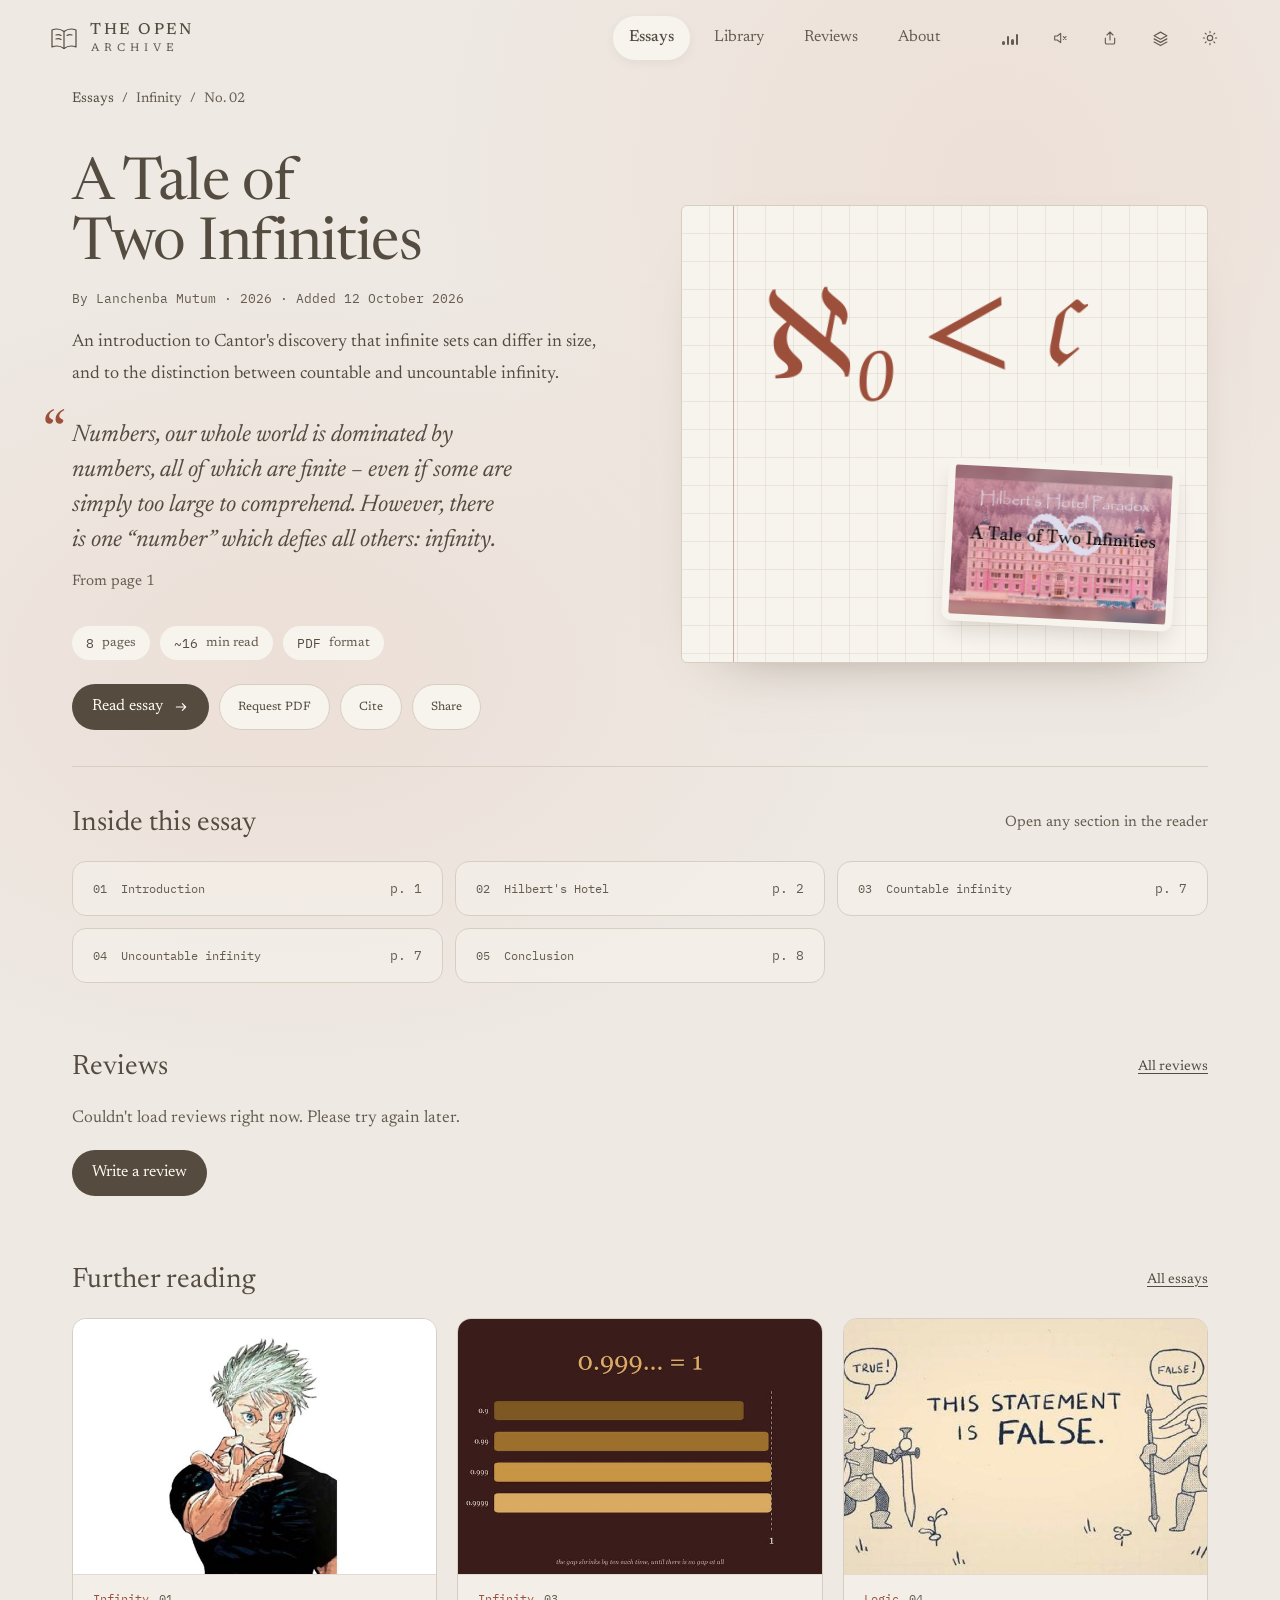
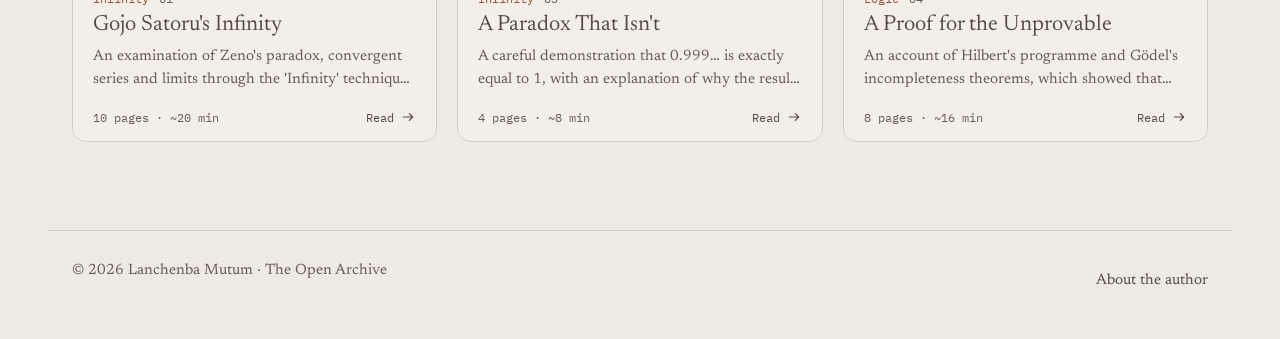
<file: public/essays/tale-of-two-infinities/index.html>
<!doctype html>
<html lang="en">
<head>
  <meta charset="utf-8">
  <meta name="viewport" content="width=device-width, initial-scale=1, viewport-fit=cover">
  <meta name="theme-color" content="#eee9e3">
  <title>A Tale of Two Infinities · Lanchenba Mutum</title>
  <meta name="description" content="An introduction to Cantor&#x27;s discovery that infinite sets can differ in size, and to the distinction between countable and uncountable infinity.">
  <meta name="author" content="Lanchenba Mutum">
  <!-- og:start -->
  <link rel="canonical" href="https://theopenarchive.onrender.com/essays/tale-of-two-infinities/">
  <meta property="og:url" content="https://theopenarchive.onrender.com/essays/tale-of-two-infinities/">
  <meta property="og:type" content="article">
  <meta property="og:site_name" content="The Open Archive">
  <meta property="og:title" content="A Tale of Two Infinities">
  <meta property="og:description" content="An introduction to Cantor&#x27;s discovery that infinite sets can differ in size, and to the distinction between countable and uncountable infinity.">
  <meta property="og:image" content="https://theopenarchive.onrender.com/og/tale-of-two-infinities.jpg">
  <meta property="og:image:width" content="1200">
  <meta property="og:image:height" content="630">
  <meta property="og:image:alt" content="A Tale of Two Infinities">
  <meta name="twitter:card" content="summary_large_image">
  <meta name="twitter:title" content="A Tale of Two Infinities">
  <meta name="twitter:description" content="An introduction to Cantor&#x27;s discovery that infinite sets can differ in size, and to the distinction between countable and uncountable infinity.">
  <meta name="twitter:image" content="https://theopenarchive.onrender.com/og/tale-of-two-infinities.jpg">
  <!-- og:end -->
  <link rel="icon" href="data:image/svg+xml,<svg xmlns='http://www.w3.org/2000/svg' viewBox='0 0 32 32'><rect width='32' height='32' rx='8' fill='%23544c40'/><path d='M8 10c3-1 6-1 8 1 2-2 5-2 8-1v13c-3-1-6-1-8 1-2-2-5-2-8-1z' fill='none' stroke='%23f7f3ed' stroke-width='1.6'/></svg>">
  <script>
    try {
      const t = localStorage.getItem("books.theme") || (matchMedia("(prefers-color-scheme: dark)").matches ? "dark" : "light");
      document.documentElement.dataset.theme = t;
      const u = localStorage.getItem("books.ui");
      if (u === "neu" || u === "glass") document.documentElement.dataset.ui = u;
    } catch (e) {}
  </script>
  <link rel="preconnect" href="https://fonts.googleapis.com">
  <link rel="preconnect" href="https://fonts.gstatic.com" crossorigin>
  <link href="https://fonts.googleapis.com/css2?family=IBM+Plex+Mono:wght@400;500&family=Newsreader:ital,opsz,wght@0,6..72,400;0,6..72,500;0,6..72,600;1,6..72,400&family=STIX+Two+Text:ital@0;1&family=Noto+Sans+Math&display=swap" rel="stylesheet">
  <link rel="alternate" type="application/rss+xml" title="The Open Archive" href="../../feed.xml">
  <link rel="stylesheet" href="../../css/styles.css?v=40">
  <link rel="stylesheet" href="../../css/looks.css?v=40">
  <script data-goatcounter="https://lance.goatcounter.com/count" async src="//gc.zgo.at/count.js"></script>
</head>
<body>

  <a class="skip-link" href="#content">Skip to content</a>
  <div class="stage">
    <header class="site-header">
      <a class="brand" href="../../" aria-label="The Open Archive, home">
        <svg viewBox="0 0 32 32" aria-hidden="true"><path d="M4 8c4-1.6 8-1.4 12 1.4C20 6.6 24 6.4 28 8v17c-4-1.6-8-1.4-12 1.4C12 23.6 8 23.4 4 25z"/><path d="M16 9.4v17"/><path d="M8 13c1.8-.5 3.6-.4 5 .4M8 17c1.8-.5 3.6-.4 5 .4M19 13.4c1.4-.8 3.2-.9 5-.4"/></svg>
        <span><strong>THE OPEN</strong><small>ARCHIVE</small></span>
      </a>
      <nav class="main-nav" aria-label="Main navigation">
        <a href="../../" class="active" aria-current="page">Essays</a>
        <a href="../../#room">Library</a>
        <a href="../../#reviews">Reviews</a>
        <a href="../../#about">About</a>
      </nav>
      <span class="acts">
        <button class="ib music-btn" data-music aria-pressed="false" aria-label="Background music" title="Music">
          <span class="eq" aria-hidden="true"><i></i><i></i><i></i><i></i></span>
        </button>
        <button class="ib" id="sfxBtn" aria-label="Sound effects" aria-pressed="true" title="Sound effects on">
          <svg class="ic-sound" viewBox="0 0 24 24" aria-hidden="true"><path d="M4 9v6h4l5 4V5L8 9H4z"/><path d="M17 9.5a4 4 0 0 1 0 5"/></svg>
          <svg class="ic-mute" viewBox="0 0 24 24" aria-hidden="true"><path d="M4 9v6h4l5 4V5L8 9H4z"/><path d="m17 10 4 4m0-4-4 4"/></svg>
        </button>
        <button class="ib" id="shareBtn" aria-label="Share" title="Share">
          <svg viewBox="0 0 24 24" aria-hidden="true"><path d="M12 15V3m0 0L7.5 7.5M12 3l4.5 4.5M5 12v7a2 2 0 0 0 2 2h10a2 2 0 0 0 2-2v-7"/></svg>
        </button>
        <button class="ib" id="uiBtn" aria-label="Change the look" title="Look">
          <svg viewBox="0 0 24 24" aria-hidden="true"><path d="m12 3 9 5-9 5-9-5 9-5Z"/><path d="m3 12.5 9 5 9-5"/><path d="m3 17 9 5 9-5"/></svg>
        </button>
        <button class="ib" id="themeBtn" aria-label="Toggle theme" title="Toggle theme">
          <svg class="ic-sun" viewBox="0 0 24 24" aria-hidden="true"><circle cx="12" cy="12" r="4"/><path d="M12 2v2m0 16v2M4.9 4.9l1.4 1.4m11.4 11.4 1.4 1.4M2 12h2m16 0h2M4.9 19.1l1.4-1.4M17.7 6.3l1.4-1.4"/></svg>
          <svg class="ic-moon" viewBox="0 0 24 24" aria-hidden="true"><path d="M20 14.5A8 8 0 1 1 9.5 4a6.5 6.5 0 0 0 10.5 10.5Z"/></svg>
        </button>
      </span>
    </header>
    <main class="page-wrap essay-page" id="content" tabindex="-1">
      <nav class="crumbs" aria-label="Breadcrumb"><a href="../../">Essays</a><span>/</span><span>Infinity</span><span>/</span><span>No. 02</span></nav>

      <article class="essay-hero">
        <div class="essay-copy">
          <h1>A Tale of Two Infinities</h1>
          <p class="byline">By Lanchenba Mutum · 2026 · Added 12 October 2026<span class="new-badge" data-added="2026-10-12" hidden>NEW</span></p>
          
          <p class="summary">An introduction to Cantor&#x27;s discovery that infinite sets can differ in size, and to the distinction between countable and uncountable infinity.</p>
          <blockquote class="excerpt"><p>Numbers, our whole world is dominated by numbers, all of which are finite – even if some are simply too large to comprehend. However, there is one “number” which defies all others: infinity.</p><footer>From page 1</footer></blockquote>
          <div class="hero-numbers left">
            <span><b>8</b><small>pages</small></span>
            <span><b>~16</b><small>min read</small></span>
            <span><b>PDF</b><small>format</small></span>
          </div>
          <div class="essay-actions">
            <a class="btn primary" data-read href="../../reader.html?id=tale-of-two-infinities">Read essay<svg class="arrow" viewBox="0 0 24 24" aria-hidden="true"><path d="M5 12h14m-5-5 5 5-5 5"/></svg></a>
            <a class="btn ghost" href="../../books/tale-of-two-infinities.pdf" download data-title="A Tale of Two Infinities">Request PDF</a>
            <button class="btn ghost" data-cite>Cite</button>
            <button class="btn ghost" data-share>Share</button>
          </div>
          <p class="progress-note" id="progressNote" hidden></p>
        </div>
        <figure class="essay-sheet">
          <span class="sheet-glyph" aria-hidden="true">ℵ<sub>0</sub> &lt; 𝔠</span>
          <span class="sheet-photo"><span class="photo" style="background-image:url([data-uri]);view-transition-name:ph-tale-of-two-infinities"><img src="../../images/tale-of-two-infinities-640.jpg" srcset="../../images/tale-of-two-infinities-640.jpg 640w, ../../images/tale-of-two-infinities.jpg 1200w" sizes="(max-width: 1000px) 50vw, 280px" alt="A pink grand hotel façade beneath the title &#x27;Hilbert&#x27;s Hotel Paradox&#x27; and an infinity symbol." loading="eager" decoding="async" onload="this.classList.add('loaded')"></span></span>
        </figure>
      </article>

      <section class="essay-section">
        <div class="section-heading plain"><h2>Inside this essay</h2><span class="section-note">Open any section in the reader</span></div>
        <ol class="topic-list toc-links">
          <li style="--i:0"><a href="../../reader.html?id=tale-of-two-infinities&amp;page=1"><span class="n">01</span><span class="t">Introduction</span><span class="p">p. 1</span></a></li>
          <li style="--i:1"><a href="../../reader.html?id=tale-of-two-infinities&amp;page=2"><span class="n">02</span><span class="t">Hilbert&#x27;s Hotel</span><span class="p">p. 2</span></a></li>
          <li style="--i:2"><a href="../../reader.html?id=tale-of-two-infinities&amp;page=7"><span class="n">03</span><span class="t">Countable infinity</span><span class="p">p. 7</span></a></li>
          <li style="--i:3"><a href="../../reader.html?id=tale-of-two-infinities&amp;page=7"><span class="n">04</span><span class="t">Uncountable infinity</span><span class="p">p. 7</span></a></li>
          <li style="--i:4"><a href="../../reader.html?id=tale-of-two-infinities&amp;page=8"><span class="n">05</span><span class="t">Conclusion</span><span class="p">p. 8</span></a></li>
        </ol>
      </section>

      <section class="essay-section essay-reviews" id="essayReviews" data-essay-id="tale-of-two-infinities" aria-labelledby="reviewsTitle" hidden>
        <div class="section-heading plain"><h2 id="reviewsTitle">Reviews</h2><a class="link small" href="../../#reviews">All reviews</a></div>
        <p class="er-sum" id="erSum"></p>
        <ul class="rev-list" id="erList"></ul>
        <div class="er-actions">
          <button class="btn primary" type="button" data-write-review="tale-of-two-infinities">Write a review</button>
          <a class="btn ghost" id="erAll" href="../../#reviews" hidden>See all reviews</a>
        </div>
      </section>

      <section class="essay-section">
        <div class="section-heading plain"><h2>Further reading</h2><a class="link small" href="../../">All essays</a></div>
        <div class="related-grid">
          <a class="related-card" href="../gojo-infinity/" style="--i:0">
            <span class="photo" style="background-image:url([data-uri]);view-transition-name:ph-gojo-infinity"><img src="../../images/gojo-infinity-640.jpg" srcset="../../images/gojo-infinity-640.jpg 640w, ../../images/gojo-infinity.jpg 1200w" sizes="(max-width: 650px) 92px, (max-width: 1000px) 30vw, 360px" alt="Manga illustration of Gojo Satoru, smiling and reaching one hand towards the viewer." loading="lazy" decoding="async" onload="this.classList.add('loaded')"></span>
            <span class="meta"><span>Infinity</span><span class="num">01</span></span>
            <span class="related-name">Gojo Satoru&#x27;s Infinity</span>
            <span class="related-desc">An examination of Zeno&#x27;s paradox, convergent series and limits through the &#x27;Infinity&#x27; technique of Gojo Satoru in Jujutsu Kaisen.</span>
            <span class="related-foot"><span>10 pages · ~20 min</span><span class="related-go">Read<svg viewBox="0 0 24 24" aria-hidden="true"><path d="M5 12h14m-5-5 5 5-5 5"/></svg></span></span>
          </a>
          <a class="related-card" href="../a-paradox-that-isnt/" style="--i:1">
            <span class="photo" style="background-image:url([data-uri]);view-transition-name:ph-a-paradox-that-isnt"><img src="../../images/a-paradox-that-isnt-640.jpg" srcset="../../images/a-paradox-that-isnt-640.jpg 640w, ../../images/a-paradox-that-isnt.jpg 1200w" sizes="(max-width: 650px) 92px, (max-width: 1000px) 30vw, 360px" alt="Four bars labelled 0.9, 0.99, 0.999 and 0.9999, each closer to a dashed line marked 1." loading="lazy" decoding="async" onload="this.classList.add('loaded')"></span>
            <span class="meta"><span>Infinity</span><span class="num">03</span></span>
            <span class="related-name">A Paradox That Isn&#x27;t</span>
            <span class="related-desc">A careful demonstration that 0.999… is exactly equal to 1, with an explanation of why the result so often surprises students.</span>
            <span class="related-foot"><span>4 pages · ~8 min</span><span class="related-go">Read<svg viewBox="0 0 24 24" aria-hidden="true"><path d="M5 12h14m-5-5 5 5-5 5"/></svg></span></span>
          </a>
          <a class="related-card" href="../proof-for-the-unprovable/" style="--i:2">
            <span class="photo" style="background-image:url([data-uri]);view-transition-name:ph-proof-for-the-unprovable"><img src="../../images/proof-for-the-unprovable-640.jpg" srcset="../../images/proof-for-the-unprovable-640.jpg 640w, ../../images/proof-for-the-unprovable.jpg 1200w" sizes="(max-width: 650px) 92px, (max-width: 1000px) 30vw, 360px" alt="Cartoon of two knights holding signs reading &#x27;True!&#x27; and &#x27;False!&#x27; around the words &#x27;This statement is false.&#x27;" loading="lazy" decoding="async" onload="this.classList.add('loaded')"></span>
            <span class="meta"><span>Logic</span><span class="num">04</span></span>
            <span class="related-name">A Proof for the Unprovable</span>
            <span class="related-desc">An account of Hilbert&#x27;s programme and Gödel&#x27;s incompleteness theorems, which showed that not every mathematical truth can be proved.</span>
            <span class="related-foot"><span>8 pages · ~16 min</span><span class="related-go">Read<svg viewBox="0 0 24 24" aria-hidden="true"><path d="M5 12h14m-5-5 5 5-5 5"/></svg></span></span>
          </a>
        </div>
      </section>
    </main>

    <script type="application/json" id="essayData">{"id": "tale-of-two-infinities", "title": "A Tale of Two Infinities", "author": "Lanchenba Mutum", "year": 2026}</script>
    <script type="application/ld+json">{"@context": "https://schema.org", "@type": "ScholarlyArticle", "headline": "A Tale of Two Infinities", "author": {"@type": "Person", "name": "Lanchenba Mutum"}, "datePublished": "2026", "description": "An introduction to Cantor's discovery that infinite sets can differ in size, and to the distinction between countable and uncountable infinity.", "about": ["Infinity as a concept rather than a number", "Hilbert's Grand Hotel", "Countable infinity", "Cantor's argument for larger infinities"], "isPartOf": {"@type": "CreativeWorkSeries", "name": "The Open Archive", "author": {"@type": "Person", "name": "Lanchenba Mutum"}}, "image": "https://theopenarchive.onrender.com/images/tale-of-two-infinities.jpg", "encoding": {"@type": "MediaObject", "encodingFormat": "application/pdf", "contentUrl": "https://theopenarchive.onrender.com/books/tale-of-two-infinities.pdf"}, "url": "https://theopenarchive.onrender.com/essays/tale-of-two-infinities/"}</script>

    <footer class="site-footer">
      <span>© 2026 Lanchenba Mutum · The Open Archive</span>
      <a href="../../#about">About the author</a>
    </footer>
    <div class="toast" id="toast" role="status" hidden></div>
  </div>
  <script src="../../js/common.js?v=40"></script>
  <script src="../../js/sfx.js?v=40"></script>
  <script src="../../js/site.js?v=40"></script>
  <script src="../../js/reviews.js?v=40"></script>
  <script src="../../js/request.js?v=40"></script>
  <script src="../../js/music.js?v=40"></script>
</body>
</html>
</file>
<file: public/css/styles.css>
/* ============ Tokens ============ */
:root {
  --bg: #eee9e3;
  --panel: #f7f3ed;
  --raised: #e8e1d8;
  --ink: #544c40;
  --muted: #655c50;
  --faint: #685f53;
  --line: #d7cec2;
  --line-soft: #e2dacf;
  --accent: #554b3e;
  --accent-ink: #fffaf3;
  --hi: #9c4f3a;
  --hi-ink: #fffaf5;
  --hi-soft: #eee0d6;
  --grid: color-mix(in srgb, var(--line) 42%, transparent);
  --rule: color-mix(in srgb, var(--hi) 42%, transparent);
  --shadow-photo: 0 12px 22px -6px rgba(84, 66, 43, 0.2);
  --glow: radial-gradient(ellipse at 23% 56%, #e9cfc466 0, transparent 43%),
          radial-gradient(ellipse at 78% 15%, #ecd3c76b 0, transparent 42%);

  --display: "Newsreader", Georgia, serif;
  /* running text and interface share the editorial serif */
  --sans: "Newsreader", Georgia, "Times New Roman", serif;
  --mono: "IBM Plex Mono", ui-monospace, SFMono-Regular, Menlo, monospace;
  /* mathematical notation: STIX Two covers Greek, sub/superscripts and most
     operators; Noto Sans Math catches the rest (e.g. 𝔠, ⊬) */
  --math: "STIX Two Text", "Noto Sans Math", "Cambria Math", serif;
  --ease: cubic-bezier(.16, 1, .3, 1);

  /* names the reader page uses */
  --gold: var(--hi);
  --gold-deep: var(--hi);
  --cream: var(--raised);
  --white: var(--panel);
  --paper: var(--panel);
  --ink-soft: var(--muted);
  --serif: var(--display);
  color-scheme: light;
}
:root[data-theme="dark"] {
  --bg: #28251f;
  --panel: #332e27;
  --raised: #3d362e;
  --ink: #eee4d6;
  --muted: #c0b3a1;
  --faint: #b3a28e;
  --line: #554a3e;
  --line-soft: #42392f;
  --accent: #eadfce;
  --accent-ink: #30291f;
  --hi: #ce9076;
  --hi-ink: #2a211c;
  --hi-soft: #49372e;
  --grid: color-mix(in srgb, var(--line) 38%, transparent);
  --rule: color-mix(in srgb, var(--hi) 40%, transparent);
  --shadow-photo: 0 12px 24px -6px rgba(0, 0, 0, 0.45);
  --glow: radial-gradient(ellipse at 23% 56%, #7c4b3133 0, transparent 43%),
          radial-gradient(ellipse at 78% 15%, #66453333 0, transparent 42%);
  color-scheme: dark;
}

/* ============ Base ============ */
* { box-sizing: border-box; }
html { -webkit-text-size-adjust: 100%; }
body {
  margin: 0;
  background: var(--bg);
  color: var(--ink);
  font-family: var(--sans);
  font-size: 17px;
  line-height: 1.6;
  -webkit-font-smoothing: antialiased;
  -webkit-tap-highlight-color: transparent;
  transition: background-color .35s, color .35s;
}
button,
input,
select,
textarea { font-family: var(--sans); }
button { font: inherit; color: inherit; background: none; border: 0; padding: 0; cursor: pointer; }
a { color: inherit; }
h1, h2, h3, p { margin: 0; }
svg { width: 16px; height: 16px; fill: none; stroke: currentColor; stroke-width: 1.7; stroke-linecap: round; stroke-linejoin: round; }
.muted { color: var(--muted); }
::selection { background: color-mix(in srgb, var(--hi) 28%, transparent); color: var(--ink); }
:focus-visible { outline: 2px solid var(--ink); outline-offset: 3px; border-radius: 4px; }
.sr-only { position: absolute; width: 1px; height: 1px; margin: -1px; overflow: hidden; clip: rect(0 0 0 0); white-space: nowrap; }
.small { font-size: 14px; }
.tiny { font-size: 12px; }

.stage {
  min-height: 100vh;
  background-color: var(--bg);
  background-image: var(--glow);
  background-size: 100% 1200px;
  background-repeat: no-repeat;
  overflow-x: hidden;
}

/* ============ Header ============ */
.site-header {
  display: flex;
  align-items: center;
  gap: 32px;
  height: 76px;
  padding-inline: max(32px, calc((100% - 1184px) / 2));
  position: relative;
  z-index: 20;
}
.brand { display: flex; align-items: center; gap: 10px; text-align: left; flex-shrink: 0; }
.brand svg { width: 32px; height: 32px; stroke-width: 1.2; }
.brand strong { display: block; font: 500 16px/1.1 var(--display); letter-spacing: .16em; }
.brand small { display: block; font: 400 11px/1 var(--display); letter-spacing: .46em; color: var(--muted); margin-top: 4px; padding-left: .1em; }

.main-nav { display: flex; align-items: center; gap: 8px; margin-left: auto; }
.main-nav button {
  min-height: 40px;
  padding: 9px 16px;
  font-size: 16px;
  color: var(--muted);
  border-radius: 999px;
  white-space: nowrap;
  transition: color .2s, background .2s, box-shadow .2s;
}
.main-nav button:hover { color: var(--ink); }
.main-nav button.active { color: var(--ink); background: var(--panel); font-weight: 500; box-shadow: 0 3px 10px #544c4010; }
.main-nav button span { margin-left: 8px; }

.acts { display: flex; align-items: center; gap: 6px; }
.ib {
  width: 40px;
  height: 40px;
  display: grid;
  place-items: center;
  flex: none;
  border-radius: 50%;
  color: var(--muted);
  transition: color .16s, background .16s, transform .16s;
}
.ib:hover { color: var(--ink); background: var(--raised); }
.ib:active { transform: scale(.94); }
#themeBtn .ic-moon { display: none; }
#sfxBtn .ic-mute { display: none; }
#sfxBtn.is-muted .ic-sound { display: none; }
#sfxBtn.is-muted .ic-mute { display: block; }
[data-theme="dark"] #themeBtn .ic-sun { display: none; }
[data-theme="dark"] #themeBtn .ic-moon { display: block; }

/* music equaliser icon */
.eq { display: inline-flex; align-items: flex-end; justify-content: center; gap: 2px; width: 16px; height: 13px; }
.eq i { width: 2.5px; height: 4px; border-radius: 2px; background: currentColor; transition: height .3s; }
.music-btn:not(.is-playing) .eq i:nth-child(2) { height: 9px; }
.music-btn:not(.is-playing) .eq i:nth-child(3) { height: 6px; }
.music-btn:not(.is-playing) .eq i:nth-child(4) { height: 11px; }
.music-btn.is-playing { color: var(--hi); background: var(--hi-soft); }
.music-btn.is-playing .eq i { animation: eq .9s ease-in-out infinite alternate; }
.music-btn.is-playing .eq i:nth-child(2) { animation-delay: -.3s; }
.music-btn.is-playing .eq i:nth-child(3) { animation-delay: -.6s; }
.music-btn.is-playing .eq i:nth-child(4) { animation-delay: -.15s; }
@keyframes eq { from { height: 3px; } to { height: 13px; } }

/* ============ Screens (slide between them) ============ */
.screens { position: relative; }
.screen[hidden] { display: none; }
.screen.in { animation: screen-in .5s var(--ease) backwards; }
.screen.in.from-left { animation-name: screen-in-left; }
@keyframes screen-in { from { opacity: 0; transform: translateX(40px); } }
@keyframes screen-in-left { from { opacity: 0; transform: translateX(-40px); } }
@keyframes rise { from { opacity: 0; transform: translateY(14px); } }
@keyframes card-in { from { opacity: 0; transform: translateY(24px); } }
@keyframes pop { 40% { transform: scale(1.3); } }

.page-wrap { max-width: 1184px; margin: 0 auto; padding-inline: 24px; }

/* ============ Labels ============ */
.kicker {
  width: fit-content;
  padding: 5px 10px;
  font: 12px var(--mono);
  letter-spacing: .04em;
  color: var(--muted);
  background: var(--raised);
  border: 1px solid var(--line);
  border-radius: 999px;
}
.kicker.plain { padding: 0; background: none; border: 0; margin-bottom: 14px; }
.kicker.center { margin-inline: auto; }
.fine { font: 12px var(--mono); letter-spacing: .02em; color: var(--muted); text-align: center; }
.hero-numbers { display: flex; flex-wrap: wrap; justify-content: center; gap: 10px; }
.hero-numbers > span { display: flex; align-items: center; gap: 8px; padding: 7px 14px; border-radius: 999px; background: var(--panel); }
.hero-numbers b { font: 13px var(--mono); }
.hero-numbers small { font-size: 13px; color: var(--muted); }

.section-heading {
  display: flex;
  align-items: center;
  justify-content: space-between;
  gap: 16px;
  min-height: 40px;
  margin: 16px 0 0;
}
.section-heading > div { display: flex; align-items: center; gap: 12px; }
.section-heading h2 { font: 400 28px/1.15 var(--display); }

.photo {
  display: block;
  width: calc(100% - 80px);
  margin: 36px 40px 0;
  aspect-ratio: 1.42;
  border-radius: 12px;
  border: 6px solid var(--panel);
  box-shadow: var(--shadow-photo);
  overflow: hidden;
  background: var(--raised);
}
.photo img { display: block; width: 100%; height: 100%; object-fit: cover; transition: transform .6s var(--ease); }
.meta { display: flex; justify-content: center; gap: 10px; font: 12px var(--mono); color: var(--muted); }
.meta .num { color: var(--muted); }

.editorial-note { display: flex; flex-wrap: wrap; justify-content: center; gap: 8px 16px; margin: 40px 0 8px; font-size: 15px; color: var(--muted); }
.link { font-size: inherit; color: var(--ink); text-decoration: underline; text-underline-offset: 3px; text-decoration-thickness: 1px; }

/* ============ Dock ============ */
.dock {
  position: fixed;
  left: 50%;
  bottom: 16px;
  transform: translateX(-50%);
  z-index: 30;
  width: calc(100% - 48px);
  max-width: 800px;
  display: flex;
  align-items: center;
  justify-content: space-between;
  gap: 24px;
  padding: 12px 16px 12px 24px;
  border: 1px solid var(--line);
  border-radius: 999px;
  background: var(--panel);
  box-shadow: 0 20px 40px -24px rgba(60, 45, 30, .45);
  animation: dock-in .7s var(--ease) .5s backwards;
  transition: transform .45s var(--ease), opacity .3s, box-shadow .3s, border-color .3s;
}
.dock.is-away { transform: translate(-50%, 140%); opacity: 0; pointer-events: none; }
.dock[hidden] { display: none; }
@keyframes dock-in { from { opacity: 0; transform: translate(-50%, 30px); } }
.dock-copy { min-width: 0; }
.dock-copy strong { display: block; font: 400 20px/1.2 var(--display); white-space: nowrap; overflow: hidden; text-overflow: ellipsis; }
.dock-copy span { display: block; font-size: 15px; color: var(--muted); white-space: nowrap; overflow: hidden; text-overflow: ellipsis; }

.btn {
  display: inline-flex;
  align-items: center;
  justify-content: center;
  gap: 10px;
  min-height: 44px;
  padding: 10px 20px;
  border-radius: 999px;
  font-size: 16px;
  text-decoration: none;
  white-space: nowrap;
  transition: background .2s, color .2s, transform .2s, opacity .2s, scale .18s var(--ease);
}
.btn.primary { background: var(--accent); color: var(--accent-ink); }
.btn.primary:hover { transform: translateY(-1px); }
.btn .arrow { width: 16px; height: 16px; transition: transform .2s var(--ease); }
.btn:hover .arrow { transform: translateX(2px); }
.btn.ghost { border: 1px solid var(--line); background: var(--panel); min-height: 44px; padding: 10px 18px; font-size: 16px; }
.btn.ghost:hover { background: var(--raised); }

/* ============ Reading room ============ */
.room-page { padding-top: 24px; padding-bottom: 80px; }
.room-heading { display: flex; justify-content: space-between; align-items: flex-end; gap: 24px; margin-bottom: 28px; }
.room-heading h1 { font: 400 52px/1.05 var(--display); }
.room-heading p { margin-top: 10px; font-size: 15px; color: var(--muted); }
.total-display { text-align: right; flex-shrink: 0; }
.total-display strong { display: block; font: 400 70px/1 var(--display); font-variant-numeric: tabular-nums; }
.total-display span { font-size: 14px; color: var(--muted); }

.podium { display: grid; grid-template-columns: 1.35fr 1fr 1fr; gap: 20px; align-items: start; }
.podium-card {
  position: relative;
  border-radius: 18px;
  background: var(--panel);
  border: 1px solid var(--line);
  padding-bottom: 20px;
  text-decoration: none;
  display: block;
  transition: transform .3s var(--ease), border-color .2s;
  animation: card-in .7s var(--ease) both;
  animation-delay: calc(var(--i, 0) * 90ms);
}
.podium-card:hover { transform: translateY(-6px); border-color: var(--muted); }
.podium-card .photo { width: calc(100% - 32px); margin: 16px 16px 0; border-width: 0; border-radius: 10px; }
.podium-card:first-child .photo { aspect-ratio: 1.3; }
.badge {
  position: absolute;
  top: 28px;
  right: 28px;
  z-index: 2;
  padding: 5px 10px;
  border-radius: 999px;
  font: 11px var(--mono);
  letter-spacing: .04em;
  background: var(--hi);
  color: var(--hi-ink);
}
.podium-copy { padding: 18px 20px 0; }
.podium-copy .meta { justify-content: flex-start; }
.podium-copy h2 { font: 400 30px/1.1 var(--display); margin: 8px 0 14px; }
.podium-card:not(:first-child) .podium-copy h2 { font-size: 24px; }
.pg { display: flex; align-items: baseline; gap: 8px; }
.pg b { font: 400 34px/1 var(--display); }
.pg small { color: var(--muted); }
.pg span { margin-left: auto; font: 12px var(--mono); color: var(--muted); }
.bar { height: 4px; margin-top: 10px; border-radius: 4px; background: var(--line-soft); overflow: hidden; }
.bar i { display: block; height: 100%; background: var(--hi); border-radius: 4px; transform-origin: left; animation: grow 1s var(--ease) .3s both; }
@keyframes grow { from { transform: scaleX(0); } }

.list-heading { padding-right: 0; margin-top: 40px; }
.mini-search { display: flex; align-items: center; gap: 8px; min-height: 44px; padding: 7px 16px; border-radius: 999px; background: var(--panel); border: 1px solid var(--line); min-width: 240px; }
.mini-search svg { color: var(--muted); flex: none; }
.mini-search input { border: 0; outline: 0; background: transparent; font: inherit; font-size: 15px; color: var(--ink); width: 100%; }
.mini-search input::placeholder { color: var(--muted); }
.mini-search:focus-within { border-color: var(--ink); box-shadow: 0 0 0 1px var(--ink); }

.chips { display: flex; flex-wrap: wrap; gap: 8px; margin: 14px 0 6px; }
.chip { min-height: 40px; padding: 8px 14px; border-radius: 999px; font: 15px var(--sans); color: var(--muted); border: 1px solid var(--line); transition: all .2s; }
.chip:hover { color: var(--ink); border-color: var(--muted); }
.chip.is-active { background: var(--accent); color: var(--accent-ink); border-color: var(--accent); }

.shelf-list { display: flex; flex-direction: column; margin-top: 10px; }
.row {
  display: grid;
  grid-template-columns: 40px 88px 1fr 200px auto;
  align-items: center;
  gap: 18px;
  padding: 14px 8px;
  border-bottom: 1px solid var(--line);
  position: relative;
  text-decoration: none;
  border-radius: 10px;
  transition: background .2s;
  animation: rise .5s var(--ease) both;
  animation-delay: calc(var(--i, 0) * 35ms);
}
.row:hover { background: color-mix(in srgb, var(--panel) 70%, transparent); }
.row .n { font: 12px var(--mono); color: var(--muted); }
.row .photo { width: 88px; margin: 0; border-width: 3px; border-radius: 8px; box-shadow: none; }
.row-title strong { display: block; font: 400 22px/1.2 var(--display); }
.row-title span { font-size: 15px; color: var(--muted); }
.row-progress small { display: block; font: 12px var(--mono); color: var(--muted); margin-bottom: 6px; }
.row-acts { position: relative; z-index: 1; display: flex; gap: 4px; }
.save-toggle.on { color: var(--hi); background: var(--hi-soft); }
.save-toggle.on svg, .entry-save.on svg { fill: currentColor; }
.empty { padding: 30px 0; text-align: center; color: var(--muted); }

/* ============ About ============ */
.about-page { max-width: 760px; text-align: center; padding-top: 40px; padding-bottom: 80px; }
.emblem { width: 58px; height: 58px; margin: 0 auto 24px; display: grid; place-items: center; border: 1px solid var(--line); border-radius: 50%; background: var(--panel); color: var(--hi); }
.emblem svg { width: 30px; height: 30px; stroke-width: 1.3; }
.about-page h1 { font: 400 clamp(40px, 5vw, 64px)/1.05 var(--display); }
.lead { margin: 18px auto 28px; max-width: 600px; line-height: 1.8; color: var(--muted); }
.about-grid { display: flex; justify-content: center; flex-wrap: wrap; gap: 10px; margin-bottom: 36px; }
.about-grid span { padding: 7px 14px; border-radius: 999px; background: var(--panel); font-size: 13px; color: var(--muted); }
.about-grid b { font: 13px var(--mono); color: var(--ink); margin-right: 6px; }
.about-card { text-align: left; margin: 0 auto 18px; padding: 28px 32px; border-radius: 16px; background: color-mix(in srgb, var(--panel) 70%, transparent); border: 1px solid var(--line); }
.about-card h2 { font: 400 28px var(--display); margin-bottom: 12px; }
.about-card p, .about-card li { font-size: 15px; line-height: 1.75; color: var(--muted); }
.about-card ul { margin: 0; padding-left: 18px; }
.about-card li + li { margin-top: 6px; }
.about-card b { color: var(--ink); font-weight: 500; }
.plus { display: inline-grid; place-items: center; width: 18px; height: 18px; border-radius: 50%; border: 1px solid var(--line); font-size: 12px; line-height: 1; }

/* ============ Toast ============ */
.toast {
  position: fixed;
  left: 50%;
  top: 20px;
  transform: translateX(-50%);
  z-index: 60;
  padding: 10px 18px;
  border-radius: 999px;
  background: var(--accent);
  color: var(--accent-ink);
  font-size: 14px;
  animation: toast 2.4s var(--ease) both;
}
.toast[hidden] { display: none; }
@keyframes toast { 0% { opacity: 0; transform: translate(-50%, -12px); } 12%, 85% { opacity: 1; transform: translate(-50%, 0); } 100% { opacity: 0; } }

/* shared bits the reader page uses */
.icon-btn { display: grid; place-items: center; width: 36px; height: 36px; border-radius: 50%; color: inherit; }
.icon-btn:hover { background: var(--raised); }
.round-btn { display: grid; place-items: center; width: 38px; height: 38px; border-radius: 50%; background: var(--panel); border: 1px solid var(--line); transition: transform .2s; }
.round-btn:hover { transform: scale(1.06); }
.music-btn-sm { width: 36px; height: 36px; display: grid; place-items: center; border-radius: 50%; }

/* ============ Tablet ============ */
@media (max-width: 1000px) {
  .site-header { padding-inline: 24px; gap: 16px; }
  .main-nav { gap: 0; }
  .main-nav button { padding-inline: 12px; }
  .podium { grid-template-columns: 1fr 1fr; }
  .podium-card:first-child { grid-column: 1 / -1; }
  .row { grid-template-columns: 30px 72px 1fr 140px auto; gap: 14px; }
  .row .photo { width: 72px; }
}

/* ============ Phone ============ */
@media (max-width: 650px) {
  .site-header { flex-wrap: wrap; height: auto; padding: 14px 20px 0; gap: 8px; }
  .brand strong { font-size: 15px; white-space: nowrap; }
  .brand small { font-size: 11px; letter-spacing: .4em; }
  .brand svg { width: 32px; height: 32px; }
  .acts { margin-left: auto; gap: 0; }
  .ib { width: 38px; }
  .main-nav { order: 3; flex-basis: 100%; margin: 0; gap: 6px; padding-bottom: 6px; }
  .main-nav button { padding: 8px 12px; font-size: 15px; }

  .page-wrap { padding-inline: 20px; }
  .hero-numbers { gap: 8px; }
  .hero-numbers > span { padding: 6px 12px; gap: 6px; }


  .dock { width: calc(100% - 24px); bottom: calc(12px + env(safe-area-inset-bottom)); padding: 10px 10px 10px 18px; gap: 12px; border-radius: 24px; }
  .dock-copy strong { font-size: 18px; }
  .dock .btn.primary { padding: 10px 16px; flex: none; }

  .room-heading { flex-direction: column; align-items: flex-start; gap: 16px; }
  .room-heading h1 { font-size: 36px; }
  .total-display { text-align: left; display: flex; align-items: baseline; gap: 8px; }
  .total-display strong { font-size: 48px; }
  .podium { grid-template-columns: 1fr 1fr; gap: 12px; }
  .podium-card .photo { width: calc(100% - 20px); margin: 10px 10px 0; }
  .podium-card:not(:first-child) .podium-copy { padding: 12px 12px 0; }
  .podium-card:not(:first-child) .podium-copy h2 { font-size: 19px; }
  .podium-card:not(:first-child) .badge { display: none; }
  .podium-card:not(:first-child) .pg b { font-size: 24px; }
  .podium-card:not(:first-child) .pg span { display: none; }
  .podium-copy h2 { font-size: 25px; }
  .list-heading { flex-direction: column; align-items: stretch; padding-right: 0; }
  .mini-search { min-width: 0; }
  .chips { flex-wrap: nowrap; overflow-x: auto; margin-inline: -20px; padding: 0 20px 4px; scrollbar-width: none; }
  .chips::-webkit-scrollbar { display: none; }
  .chip { flex: none; }
  .row { grid-template-columns: 64px 1fr auto; gap: 12px; padding: 12px 4px; }
  .row .n { display: none; }
  .row .photo { width: 64px; }
  .row-title strong { font-size: 19px; }
  .row-progress { grid-column: 2 / 4; grid-row: 2; }
  .row-acts { grid-column: 3; grid-row: 1; }
  .about-page { padding-top: 28px; padding-bottom: 56px; }
  .about-page h1 { font-size: 42px; line-height: 1.04; }
  .author-photo { width: 112px; margin-bottom: 16px; }
  .author-photo .monogram { font-size: 44px; }
  .kicker.plain { margin-bottom: 10px; }
  .lead { margin: 14px auto 24px; max-width: 34ch; font-size: 15px; line-height: 1.65; }
  .about-grid { gap: 8px; margin-bottom: 28px; }
  .about-card { padding: 22px 20px; }
}

@media (prefers-reduced-motion: reduce) {
  *, *::before, *::after { animation: none !important; transition: none !important; scroll-behavior: auto !important; }
}

/* ============ Links in the header / footer ============ */
a.brand { text-decoration: none; color: inherit; }
.main-nav a {
  display: inline-flex;
  align-items: center;
  min-height: 40px;
  padding: 9px 16px;
  font-size: 16px;
  color: var(--muted);
  border-radius: 999px;
  white-space: nowrap;
  text-decoration: none;
  transition: color .2s, background .2s, box-shadow .2s;
}
.main-nav a:hover { color: var(--ink); }
.main-nav a.active { color: var(--ink); background: var(--panel); font-weight: 500; box-shadow: 0 3px 10px #544c4010; }
.main-nav a span { margin-left: 8px; }
.row-link { text-decoration: none; color: inherit; }
.row-link::after { content: ""; position: absolute; inset: 0; border-radius: 10px; }
.row-link:focus-visible { outline: none; }
.row-link:focus-visible::after { outline: 2px solid var(--ink); outline-offset: 2px; }
.row-link:hover strong { text-decoration: underline; text-underline-offset: 4px; text-decoration-thickness: 1px; }
.link.small { font-size: 14px; }
body.no-scroll { overflow: hidden; }

.site-footer {
  display: flex;
  justify-content: space-between;
  gap: 16px;
  flex-wrap: wrap;
  max-width: 1184px;
  margin: 0 auto;
  padding: 28px 24px 36px;
  border-top: 1px solid var(--line);
  font-size: 15px;
  color: var(--muted);
}
.site-footer a { color: var(--ink); text-decoration: none; }
.site-footer a:hover { text-decoration: underline; }
.stage:has(.dock:not([hidden])) .site-footer { padding-bottom: 120px; }
.editorial-note { padding-bottom: 8px; }

/* ============ Essay pages ============ */
.essay-page { padding-top: 12px; padding-bottom: 60px; }
.crumbs { display: flex; flex-wrap: wrap; gap: 8px; font-size: 14px; color: var(--muted); margin-bottom: 28px; animation: rise .6s var(--ease) both; }
.crumbs a { color: var(--ink); text-decoration: none; }
.crumbs a:hover { text-decoration: underline; }

.essay-hero { display: grid; grid-template-columns: 1.05fr 1fr; gap: 56px; align-items: center; padding-bottom: 36px; border-bottom: 1px solid var(--line); }
.essay-copy > * { animation: rise .8s var(--ease) both; }
.essay-copy > :nth-child(2) { animation-delay: .06s; }
.essay-copy > :nth-child(3) { animation-delay: .12s; }
.essay-copy > :nth-child(4) { animation-delay: .18s; }
.essay-copy > :nth-child(5) { animation-delay: .24s; }
.essay-copy > :nth-child(6) { animation-delay: .3s; }
.essay-copy h1 { font: 400 clamp(40px, 4.6vw, 64px)/1.02 var(--display); letter-spacing: -.015em; margin: 18px 0 14px; text-wrap: balance; }
.byline { font: 13px var(--mono); color: var(--muted); }
.summary { margin: 20px 0 22px; font-size: 18px; line-height: 1.75; max-width: 54ch; }
.hero-numbers.left { justify-content: flex-start; }
.essay-actions { display: flex; flex-wrap: wrap; gap: 10px; margin-top: 24px; }
.essay-actions .btn { min-height: 44px; }
.essay-actions .btn.ghost { min-height: 44px; padding: 10px 18px; font-size: 12px; }
.progress-note { margin-top: 16px; font-size: 14px; color: var(--muted); display: flex; align-items: center; gap: 12px; }
.progress-note .bar { width: 120px; margin: 0; }
.essay-figure { margin: 0; animation: card-in .9s var(--ease) .15s both; }
.essay-figure .photo { width: 100%; margin: 0; border-width: 8px; border-radius: 18px; aspect-ratio: 1.42; transform: rotate(1.2deg); transition: transform .5s var(--ease); }
.essay-figure:hover .photo { transform: rotate(0) scale(1.01); }

.essay-section { padding: 8px 0 28px; }
.section-heading.plain { padding-right: 0; margin: 28px 0 18px; }
.topic-list { list-style: none; margin: 0; padding: 0; display: grid; grid-template-columns: repeat(auto-fill, minmax(280px, 1fr)); gap: 12px; }
.topic-list li {
  display: flex;
  align-items: baseline;
  gap: 14px;
  padding: 18px 20px;
  border: 1px solid var(--line);
  border-radius: 14px;
  background: color-mix(in srgb, var(--panel) 50%, transparent);
  font: 400 21px/1.3 var(--display);
  animation: rise .6s var(--ease) both;
  animation-delay: calc(var(--i, 0) * 60ms);
}
.topic-list li span { font: 12px var(--mono); color: var(--muted); flex: none; }

.related-grid { display: grid; grid-template-columns: repeat(3, 1fr); gap: 20px; }
.related-card {
  display: flex;
  flex-direction: column;
  align-items: center;
  text-align: center;
  padding-bottom: 22px;
  border: 1px solid var(--line);
  border-radius: 18px;
  background: color-mix(in srgb, var(--panel) 30%, transparent);
  text-decoration: none;
  color: inherit;
  transition: transform .3s var(--ease), background .2s, border-color .2s;
  animation: card-in .7s var(--ease) both;
  animation-delay: calc(var(--i, 0) * 80ms);
}
.related-card .photo { width: calc(100% - 48px); margin: 24px 24px 18px; }
.related-card:hover { transform: translateY(-6px); background: var(--panel); border-color: var(--muted); }
.related-name { font: 400 24px/1.15 var(--display); margin-top: 8px; padding: 0 16px; }

/* ============ Cite dialog ============ */
.cite-scrim {
  position: fixed;
  inset: 0;
  z-index: 80;
  display: grid;
  place-items: center;
  padding: 16px;
  background: rgba(30, 24, 18, .45);
  backdrop-filter: blur(4px);
  animation: fade-in .2s ease both;
}
.cite-scrim.out { animation: fade-out .2s ease both; }
@keyframes fade-in { from { opacity: 0; } }
@keyframes fade-out { to { opacity: 0; } }
.cite-dialog {
  width: min(640px, 100%);
  max-height: calc(100vh - 32px);
  overflow: auto;
  padding: 26px 28px 22px;
  border-radius: 20px;
  border: 1px solid var(--line);
  background: var(--panel);
  box-shadow: 0 40px 80px -30px rgba(0, 0, 0, .5);
  animation: rise .35s var(--ease) both;
}
.cite-head { display: flex; justify-content: space-between; gap: 16px; align-items: flex-start; }
.cite-head .kicker { margin-bottom: 8px; }
.cite-head h2 { font: 400 28px/1.15 var(--display); }
.cite-label { display: block; margin-bottom: 6px; font: 15px var(--sans); color: var(--muted); }
.cite-tabs { display: flex; flex-wrap: wrap; gap: 6px; margin: 20px 0 14px; }
.cite-tabs button { min-height: 40px; padding: 7px 14px; border-radius: 999px; border: 1px solid var(--line); font: 13px var(--mono); color: var(--muted); transition: all .2s; }
.cite-tabs button:hover { color: var(--ink); }
.cite-tabs button.active { background: var(--accent); color: var(--accent-ink); border-color: var(--accent); }
.cite-box { padding: 18px 20px; border-radius: 12px; background: var(--bg); border: 1px solid var(--line-soft); font-size: 14px; line-height: 1.7; word-break: break-word; user-select: all; }
.cite-box p { padding-left: 2em; text-indent: -2em; }
.cite-box pre { margin: 0; font: 12px/1.6 var(--mono); white-space: pre-wrap; }
.cite-foot { display: flex; justify-content: space-between; align-items: center; gap: 16px; flex-wrap: wrap; margin-top: 18px; font-size: 13px; }

@media (max-width: 1000px) {
  .essay-hero { grid-template-columns: 1fr; gap: 32px; }
  .essay-figure { order: -1; max-width: 560px; }
}
@media (max-width: 650px) {
  .main-nav a { padding: 8px 12px; font-size: 15px; }
  .main-nav { overflow-x: auto; scrollbar-width: none; }
  .essay-copy h1 { font-size: 38px; }
  .summary { font-size: 17px; }
  .essay-actions .btn { flex: 1 1 auto; }
  .essay-actions .btn.primary { flex-basis: 100%; }
  .topic-list li { font-size: 19px; padding: 14px 16px; }
  .related-grid { grid-template-columns: 1fr; }
  .cite-dialog { padding: 22px 18px 18px; }
  .cite-head h2 { font-size: 23px; }
  .cite-foot .btn { width: 100%; }
  .site-footer { padding-inline: 20px; }
}

/* ============ Pictures: placeholder while loading ============ */
.photo { background-size: cover; background-position: center; }
.photo img { opacity: 0; transition: opacity .5s ease, transform .6s var(--ease); }
.photo img.loaded { opacity: 1; }

/* ============ Smooth page-to-page animation ============ */
@view-transition { navigation: auto; }
::view-transition-group(*) { animation-duration: .45s; animation-timing-function: cubic-bezier(.16, 1, .3, 1); }
::view-transition-old(root), ::view-transition-new(root) { animation-duration: .3s; }

/* ============ "New" label ============ */
.new-badge {
  position: absolute;
  top: 16px;
  left: 16px;
  z-index: 2;
  padding: 4px 9px;
  border-radius: 999px;
  font: 11px var(--mono);
  letter-spacing: .04em;
  background: var(--hi);
  color: var(--hi-ink);
}
.byline .new-badge { position: static; margin-left: 10px; vertical-align: 1px; }

/* ============ Subject filter on the home page ============ */

/* ============ About the author ============ */
.author-photo {
  width: 132px;
  aspect-ratio: 1;
  margin: 0 auto 22px;
  border-radius: 50%;
  border: 6px solid var(--panel);
  box-shadow: var(--shadow-photo);
  overflow: hidden;
  background: var(--raised);
  display: grid;
  place-items: center;
  animation: card-in .8s var(--ease) both;
}
.author-photo img { width: 100%; height: 100%; object-fit: cover; }
.author-photo .monogram { font: 400 52px/1 var(--display); color: var(--hi); }
.author-role { margin-top: 10px; font: 13px var(--mono); color: var(--muted); }
.author-role:empty { display: none; }
.author-card:has(.author-bio:empty), .author-card:has(.author-links:empty) { display: none; }
.author-bio p { font-size: 14px; line-height: 1.85; color: var(--ink); }
.author-bio p + p { margin-top: 12px; }
/* .about-card ul/li add an indent and a top margin to every item after the first; links sit in one flush row */
.about-card .author-links { list-style: none; margin: 0; padding: 0; display: flex; flex-wrap: wrap; align-items: center; gap: 10px; }
.about-card .author-links li { margin: 0; line-height: 1; }
.author-links a { display: inline-flex; align-items: center; gap: 8px; min-height: 44px; padding: 10px 18px; border-radius: 999px; border: 1px solid var(--line); background: var(--panel); font-size: 16px; line-height: 1; text-decoration: none; color: var(--ink); transition: background .2s, border-color .2s; }
.author-links a svg { width: 17px; height: 17px; flex: none; }
.author-links a:hover { background: var(--raised); border-color: var(--muted); }
.about-page .emblem { display: none; }

@media (max-width: 650px) {
}

/* ============ Author credits ============ */
.podium-copy .by { font: 15px var(--sans); color: var(--muted); margin: -8px 0 12px; }
.permission-note { margin-top: 8px; font-size: 14px; font-style: italic; color: var(--muted); }
.contributors { list-style: none; margin: 0; padding: 0; display: grid; grid-template-columns: repeat(auto-fill, minmax(220px, 1fr)); gap: 6px 18px; }
.contributors a { display: flex; flex-direction: column; padding: 8px 0; border-bottom: 1px solid var(--line-soft); text-decoration: none; color: inherit; }
.contributors strong { font: 400 19px/1.2 var(--display); }
.contributors span { font-size: 13px; color: var(--muted); margin-top: 2px; }
.contributors a:hover strong { text-decoration: underline; text-underline-offset: 3px; text-decoration-thickness: 1px; }

/* ============ Home: masthead, featured essay, contents ============ */
.home { padding-bottom: 24px; }
.masthead {
  display: grid;
  grid-template-columns: minmax(0, 1.4fr) minmax(0, 1fr);
  align-items: end;
  gap: 24px 64px;
  position: relative;
  padding: 40px 0 28px;
  border-bottom: 1px solid var(--ink);
  transition: border-color .6s;
}
/* While music plays (js: music.js sets .music-on), the rule under the masthead
   turns into a slow, liquid wave: a faint filled swell behind a thin line,
   drifting at different speeds. Still if motion is reduced. */
.masthead::before, .masthead::after {
  content: ""; position: absolute; left: 0; right: 0; pointer-events: none;
  -webkit-mask-repeat: repeat-x; mask-repeat: repeat-x;
  animation: wave-drift 14s linear infinite;
  opacity: 0; transition: opacity .6s; animation-play-state: paused;
}
.music-on .masthead { border-bottom-color: transparent; }
.music-on .masthead::before, .music-on .masthead::after { opacity: 1; animation-play-state: running; }
.masthead::before {
  bottom: -6px; height: 18px;
  background: color-mix(in srgb, var(--hi) 16%, transparent);
  -webkit-mask-image: url("data:image/svg+xml,%3Csvg xmlns='http://www.w3.org/2000/svg' viewBox='0 0 240 18' preserveAspectRatio='none'%3E%3Cpath d='M0 9C40 1 80 1 120 9S200 17 240 9V18H0Z'/%3E%3C/svg%3E");
  mask-image: url("data:image/svg+xml,%3Csvg xmlns='http://www.w3.org/2000/svg' viewBox='0 0 240 18' preserveAspectRatio='none'%3E%3Cpath d='M0 9C40 1 80 1 120 9S200 17 240 9V18H0Z'/%3E%3C/svg%3E");
  -webkit-mask-size: 240px 18px; mask-size: 240px 18px;
  animation-duration: 22s; animation-direction: reverse;
}
.masthead::after {
  bottom: -5px; height: 10px;
  background: var(--ink);
  -webkit-mask-image: url("data:image/svg+xml,%3Csvg xmlns='http://www.w3.org/2000/svg' viewBox='0 0 180 10' preserveAspectRatio='none'%3E%3Cpath d='M0 5C30 1 60 1 90 5S150 9 180 5' fill='none' stroke='black' stroke-width='1.2'/%3E%3C/svg%3E");
  mask-image: url("data:image/svg+xml,%3Csvg xmlns='http://www.w3.org/2000/svg' viewBox='0 0 180 10' preserveAspectRatio='none'%3E%3Cpath d='M0 5C30 1 60 1 90 5S150 9 180 5' fill='none' stroke='black' stroke-width='1.2'/%3E%3C/svg%3E");
  -webkit-mask-size: 180px 10px; mask-size: 180px 10px;
}
@keyframes wave-drift { to { -webkit-mask-position: 720px 0; mask-position: 720px 0; } }
.masthead h1 { font: 400 clamp(44px, 5.6vw, 78px)/1 var(--display); letter-spacing: -.025em; text-wrap: balance; }
.standfirst { font-size: 19px; line-height: 1.55; color: var(--muted); max-width: 40ch; padding-bottom: 8px; }
.masthead > * { animation: rise .8s var(--ease) both; }
.masthead > :nth-child(2) { animation-delay: .08s; }

/* The featured essay sits on a sheet of squared paper with a margin rule. */
.feature {
  --margin: clamp(28px, 4.4vw, 64px);
  position: relative;
  display: grid;
  grid-template-columns: minmax(0, 1.12fr) minmax(0, .88fr);
  align-items: center;
  gap: 40px clamp(32px, 5vw, 72px);
  margin: 40px 0 72px;
  padding: clamp(32px, 4.5vw, 64px) clamp(24px, 4.5vw, 64px) clamp(32px, 4.5vw, 64px) calc(var(--margin) + clamp(24px, 3vw, 40px));
  border: 1px solid var(--line);
  border-radius: 6px;
  background-color: var(--panel);
  background-image:
    linear-gradient(90deg, transparent calc(var(--margin) - 1px), var(--rule) calc(var(--margin) - 1px), var(--rule) var(--margin), transparent var(--margin)),
    linear-gradient(var(--grid) 1px, transparent 1px),
    linear-gradient(90deg, var(--grid) 1px, transparent 1px);
  background-size: 100% 100%, 28px 28px, 28px 28px;
  background-position: 0 0, -1px -1px, -1px -1px;
  box-shadow: 0 30px 60px -48px rgba(60, 45, 30, .55);
  animation: card-in .9s var(--ease) .12s both;
}
.feature:empty { min-height: 420px; }
.feature-title { font: 400 clamp(38px, 4.2vw, 58px)/1.02 var(--display); letter-spacing: -.02em; text-wrap: balance; }
.feature-title a { color: inherit; text-decoration: none; }
.feature-title a:hover { text-decoration: underline; text-decoration-thickness: 1px; text-underline-offset: 6px; }
.feature-sub { margin-top: 10px; font-size: 18px; color: var(--muted); max-width: 40ch; }
.feature-meta { display: flex; flex-wrap: wrap; gap: 4px 0; margin-top: 16px; font: 13px var(--mono); color: var(--muted); }
.feature-meta span:not(:last-child)::after { content: "·"; margin: 0 10px; }
.excerpt { position: relative; margin: 28px 0 32px; max-width: 44ch; }
.excerpt p { font: italic 400 clamp(20px, 1.9vw, 24px)/1.45 var(--display); text-wrap: pretty; }
.excerpt p::before { content: "“"; position: absolute; left: -.5em; top: -.18em; font: 400 2.4em/1 var(--display); color: var(--hi); }
.excerpt footer { margin-top: 12px; font-size: 15px; color: var(--muted); }
.excerpt-plain { margin: 24px 0 28px; font-size: 18px; line-height: 1.6; max-width: 46ch; }
.feature-actions { display: flex; flex-wrap: wrap; gap: 10px; }
.feature-figure { position: relative; margin: 0; }
.feature-figure .photo { width: 100%; margin: 0; border-width: 8px; border-radius: 14px; transform: rotate(1.4deg); transition: transform .6s var(--ease); }
.feature:hover .feature-figure .photo { transform: rotate(.4deg); }
.entry-glyph :is(sup, sub), .feature-glyph :is(sup, sub) { font-size: .62em; line-height: 0; }
.feature-glyph {
  position: absolute;
  z-index: 1;
  left: -.35em;
  top: -.7em;
  font: italic 400 clamp(48px, 5vw, 76px)/1 var(--math);
  color: var(--hi);
  white-space: nowrap;
  transform: rotate(-4deg);
  pointer-events: none;
}

.contents-head { display: flex; align-items: baseline; justify-content: space-between; flex-wrap: wrap; gap: 8px 24px; padding-bottom: 14px; border-bottom: 1px solid var(--ink); }
.contents-head h2 { font: 400 clamp(34px, 3.6vw, 46px)/1 var(--display); }
.contents-sum { font: 13px var(--mono); color: var(--muted); }
.index-list { list-style: none; margin: 0; padding: 0; display: grid; grid-template-columns: repeat(2, minmax(0, 1fr)); column-gap: 56px; }
.entry {
  position: relative;
  display: grid;
  grid-template-columns: 28px 92px minmax(0, 1fr) 44px;
  align-items: start;
  gap: 0 14px;
  padding: 26px 0 24px;
  border-bottom: 1px solid var(--line);
}
.entry-num { padding-top: 9px; font: 13px var(--mono); color: var(--muted); }
.entry-glyph { padding-top: 5px; font: italic 400 20px/1.3 var(--math); color: var(--hi); white-space: nowrap; transition: transform .3s var(--ease); }
.entry-title { display: flex; align-items: baseline; gap: 10px; font: 400 25px/1.15 var(--display); letter-spacing: -.01em; }
.entry-title a { color: inherit; text-decoration: none; text-wrap: balance; }
.entry-title a::after { content: ""; position: absolute; inset: 0; z-index: 0; }
.entry-title a:focus-visible { outline: none; }
.entry-title a:focus-visible::after { outline: 2px solid var(--ink); outline-offset: -2px; border-radius: 6px; }
.entry-leader { flex: 1 1 16px; min-width: 16px; border-bottom: 1.5px dotted var(--line); transform: translateY(-6px); }
.entry-pages { flex: none; font: 13px var(--mono); color: var(--muted); }
.entry-desc { margin-top: 8px; font-size: 16.5px; line-height: 1.55; color: var(--muted); max-width: 52ch; display: -webkit-box; -webkit-line-clamp: 2; line-clamp: 2; -webkit-box-orient: vertical; overflow: hidden; }
.entry-meta { display: flex; flex-wrap: wrap; margin-top: 10px; font: 13px var(--mono); color: var(--muted); }
.entry-meta span:not(:last-child)::after { content: "·"; margin: 0 8px; }
/* page count for screen readers on wide screens (the leader shows it visually) */
.entry-pp { position: absolute; width: 1px; height: 1px; overflow: hidden; clip: rect(0 0 0 0); white-space: nowrap; }
.entry-status { color: var(--hi); }
.entry-save {
  position: relative;
  z-index: 1;
  width: 44px;
  height: 44px;
  display: grid;
  place-items: center;
  margin-top: -6px;
  border-radius: 50%;
  color: var(--muted);
  transition: color .2s, background .2s;
}
.entry-save svg { width: 18px; height: 18px; }
.entry-save:hover { color: var(--ink); background: var(--raised); }
.entry-save.on { color: var(--hi); }
.entry-save.pop svg { animation: pop .4s var(--ease); }
@media (hover: hover) and (pointer: fine) {
  .entry:hover .entry-title a { text-decoration: underline; text-decoration-thickness: 1px; text-underline-offset: 5px; }
  .entry:hover .entry-glyph { transform: translateX(4px); }
}

@media (max-width: 1000px) {
  .masthead { grid-template-columns: 1fr; }
  .feature { grid-template-columns: 1fr; }
  .feature-figure { order: -1; max-width: 520px; margin-top: 24px; }
  .index-list { grid-template-columns: 1fr; }
}
@media (max-width: 650px) {
  .masthead { padding: 20px 0 22px; gap: 14px; }
  .masthead h1 { font-size: 46px; }
  .standfirst { font-size: 16px; }
  .feature { --margin: 22px; margin: 28px -8px 48px; padding: 28px 20px 28px 40px; }
  .feature-figure { margin: 18px 6px 4px 0; }
  .entry-glyph :is(sup, sub), .feature-glyph :is(sup, sub) { font-size: .62em; line-height: 0; }
.feature-glyph { font-size: 46px; left: -.2em; top: -.6em; }
  .excerpt { margin: 22px 0 26px; }
  .excerpt p { font-size: 19px; }
  .excerpt p::before { left: -.5em; }
  .feature-actions .btn { flex: 1 1 auto; }
  .entry { grid-template-columns: 64px minmax(0, 1fr) 44px; gap: 0 12px; padding: 22px 0 20px; }
  .entry-num { display: none; }
  .entry-glyph { font-size: 18px; padding-top: 4px; white-space: normal; line-height: 1.25; }
  .entry-title { font-size: 23px; }
  .entry-leader, .entry-pages { display: none; }
  .entry-pp { position: static; width: auto; height: auto; overflow: visible; clip: auto; }
  .entry-desc { font-size: 15px; }
}

/* ============ PDF request form ============ */
.request-intro { margin: 14px 0 20px; font-size: 16px; line-height: 1.6; color: var(--muted); max-width: 52ch; }
.request-form .field { display: block; margin-bottom: 16px; }
.request-form .field > span { display: block; margin-bottom: 6px; font-size: 15px; }
.request-form .field small { font-size: 14px; color: var(--muted); }
.request-form input,
.request-form textarea,
.notify-form input {
  width: 100%;
  padding: 12px 14px;
  border: 1px solid var(--line);
  border-radius: 10px;
  background: var(--bg);
  color: var(--ink);
  font: 17px/1.4 var(--sans);
  resize: vertical;
  transition: border-color .2s, box-shadow .2s;
}
.request-form input:focus,
.request-form textarea:focus,
.notify-form input:focus { outline: none; border-color: var(--ink); box-shadow: 0 0 0 1px var(--ink); }
.request-form input[aria-invalid="true"] { border-color: var(--hi); box-shadow: 0 0 0 1px var(--hi); }
.field-error { margin: -8px 0 14px; font-size: 15px; color: var(--hi); }
.request-done { margin-top: 16px; font-size: 15px; line-height: 1.6; }
.request-done a { color: var(--ink); }

/* ============ Phone header: brand + icons on one row, full-width menu below ============ */
@media (max-width: 650px) {
  .site-header {
    display: grid;
    grid-template-columns: minmax(0, 1fr) auto;
    grid-template-areas: "brand acts" "nav nav";
    align-items: center;
    gap: 10px 8px;
    height: auto;
    padding: 12px 20px 4px;
  }
  .brand { grid-area: brand; min-width: 0; }
  .brand > span { min-width: 0; }
  .brand small { white-space: nowrap; }
  /* the icons sit in 38px boxes; pull the row out so the last glyph lines up with the page margin */
  .acts { grid-area: acts; gap: 0; margin: 0 -11px 0 0; }
  .ib { width: 38px; height: 40px; }
  .main-nav {
    grid-area: nav;
    order: 0;
    display: grid;
    grid-template-columns: repeat(4, 1fr);
    gap: 2px;
    margin: 0;
    padding: 4px;
    border: 1px solid var(--line);
    border-radius: 999px;
    background: color-mix(in srgb, var(--raised) 55%, transparent);
    overflow: visible;
  }
  .main-nav button,
  .main-nav a { justify-content: center; min-height: 40px; padding: 8px 2px; font-size: 15px; text-align: center; }
  .main-nav button.active,
  .main-nav a.active { background: var(--accent); color: var(--accent-ink); box-shadow: 0 2px 8px rgba(60, 45, 30, .18); }
  .feature { margin-inline: 0; }
  .dock { width: calc(100% - 32px); }
}

/* ============ Greeting from the author ============ */
.greeting {
  position: relative;
  display: grid;
  grid-template-columns: 64px minmax(0, 1fr) 40px;
  align-items: start;
  gap: 0 20px;
  max-width: 760px;
  margin: 28px 0 8px;
  padding: 24px 20px 24px 24px;
  border: 1px solid var(--line);
  border-radius: 18px;
  background: var(--panel);
  box-shadow: 0 24px 48px -40px rgba(60, 45, 30, .5);
  animation: rise .8s var(--ease) both;
  transition: opacity .3s, transform .3s var(--ease);
}
.greeting[hidden] { display: none; }
.greeting.is-leaving { opacity: 0; transform: translateY(-8px); }
.greeting-photo { width: 64px; height: 64px; border-radius: 50%; object-fit: cover; border: 3px solid var(--bg); box-shadow: var(--shadow-photo); }
.greeting-title { font: 400 clamp(26px, 3vw, 34px)/1.15 var(--display); letter-spacing: -.01em; text-wrap: balance; padding-top: 4px; }
.greeting-note > p:first-child { margin-top: 10px; font-size: 18px; line-height: 1.6; max-width: 54ch; }
.greeting-note a { color: var(--ink); text-underline-offset: 3px; text-decoration-thickness: 1px; }
.greeting-sign { margin-top: 10px; font: italic 400 22px/1 var(--display); color: var(--hi); }
.greeting-sign::before { content: "— "; }
.greeting-actions { display: flex; flex-wrap: wrap; gap: 10px; margin-top: 18px; }
.greeting-close { margin: -6px -6px 0 0; }
.greeting.is-compact { grid-template-columns: 44px minmax(0, 1fr) 40px; align-items: center; padding: 12px 12px 12px 14px; border-radius: 999px; }
.greeting.is-compact .greeting-photo { width: 44px; height: 44px; border-width: 2px; }
.greeting.is-compact .greeting-title { font-size: 20px; padding-top: 0; }
.greeting.is-compact .greeting-note { display: none; }
.greeting.is-compact .greeting-close { margin: 0; }
@media (max-width: 650px) {
  .greeting { grid-template-columns: 52px minmax(0, 1fr) 36px; gap: 0 14px; margin-top: 18px; padding: 20px 14px 20px 18px; }
  .greeting-photo { width: 52px; height: 52px; }
  .greeting-title { font-size: 24px; }
  .greeting { align-items: center; }
  .greeting-copy { display: contents; }
  .greeting-title { grid-column: 2; grid-row: 1; padding-top: 0; }
  .greeting-close { grid-column: 3; grid-row: 1; margin: 0; }
  .greeting-note { grid-column: 1 / -1; grid-row: 2; }
  .greeting-note > p:first-child { margin-top: 14px; font-size: 17px; }
  .greeting-actions .btn { flex: 1 1 auto; }
  .greeting-close { width: 36px; }
  .greeting.is-compact { grid-template-columns: 40px minmax(0, 1fr) 36px; border-radius: 22px; }
  .greeting.is-compact .greeting-photo { width: 40px; height: 40px; }
  .greeting.is-compact .greeting-title { font-size: 18px; }
}

/* ============ Handwritten symbols + scroll reveal ============ */
/* Hidden starting states only apply when motion is welcome, so the page
   still shows everything with reduced motion or without JavaScript. */
@media (prefers-reduced-motion: no-preference) {
  .ink {
    display: inline-block;
    line-height: 1;
    clip-path: inset(-25% 100% -25% -25%);
    filter: blur(1.5px);
    transform: translateY(3px) rotate(-3deg);
  }
  .feature.is-seen .ink,
  .entry.is-seen .ink {
    animation: write .55s cubic-bezier(.3, .7, .25, 1) forwards;
    animation-delay: calc(.35s + var(--d, 0) * .17s);
  }
  .entry.is-seen .ink { animation-duration: .4s; animation-delay: calc(.25s + var(--d, 0) * .07s); }
  @keyframes write {
    60% { filter: blur(.4px); }
    to { clip-path: inset(-25% -25% -25% -25%); filter: none; transform: none; }
  }

  .index-list .entry { opacity: 0; transform: translateY(16px); transition: opacity .6s var(--ease), transform .6s var(--ease); }
  .index-list .entry.is-seen { opacity: 1; transform: none; }
  /* entries side by side on desktop arrive a beat apart */
  @media (min-width: 1001px) { .index-list .entry:nth-child(even) { transition-delay: .08s; } }
}

/* ============ Zeno's hover ============ */
/* A dot (the attacker) runs along the dotted line towards the page count,
   covering half of the remaining distance each step. It never arrives. */
.entry-leader { position: relative; }
.entry-leader::after {
  content: "";
  position: absolute;
  left: 0;
  top: 100%;
  width: 7px;
  height: 7px;
  border-radius: 50%;
  background: var(--hi);
  transform: translate(-50%, -40%) scale(0);
  transition: transform .2s var(--ease);
}
@media (hover: hover) and (pointer: fine) and (prefers-reduced-motion: no-preference) {
  .entry:hover .entry-leader::after,
  .entry:focus-within .entry-leader::after { animation: zeno 2.6s forwards; }
}
@keyframes zeno {
  0% { left: 0; transform: translate(-50%, -40%) scale(1); }
  16% { left: 50%; transform: translate(-50%, -40%) scale(1); }
  32% { left: 75%; transform: translate(-50%, -40%) scale(1); }
  48% { left: 87.5%; transform: translate(-50%, -40%) scale(1); }
  64% { left: 93.75%; transform: translate(-50%, -40%) scale(1); }
  80% { left: 96.875%; transform: translate(-50%, -40%) scale(1); }
  100% { left: 98.4375%; transform: translate(-50%, -40%) scale(1); }
}

/* ============ Start here + Surprise me ============ */
.start { margin: 0 0 72px; }
.start-head { display: flex; align-items: center; justify-content: space-between; flex-wrap: wrap; gap: 14px 24px; margin-bottom: 20px; }
.start-head h2 { font: 400 clamp(28px, 3vw, 38px)/1.1 var(--display); letter-spacing: -.01em; text-wrap: balance; }
.surprise { gap: 10px; overflow: hidden; white-space: nowrap; transition: background .2s, border-color .2s, color .2s; }
.surprise .dice { width: 18px; height: 18px; flex: none; transition: transform .5s var(--ease); }
.surprise .dice circle { fill: currentColor; stroke: none; }
.surprise:hover .dice { transform: rotate(90deg); }
.surprise-label { overflow: hidden; text-overflow: ellipsis; }
.surprise.is-rolling .dice { transition: transform .12s cubic-bezier(.3, 1.4, .5, 1); } /* app.js tumbles it step by step */
.surprise.is-picked { background: var(--accent); color: var(--accent-ink); border-color: var(--accent); }
.surprise.is-picked .dice { animation: dice-land .5s cubic-bezier(.3, 1.6, .5, 1); }
@keyframes dice-land { 0% { transform: scale(1.35) rotate(-12deg); } 60% { transform: scale(.92) rotate(4deg); } }
.surprise.is-picked .surprise-label { animation: rise .35s var(--ease); }
@keyframes roll { to { transform: rotate(360deg); } }

.start-list { list-style: none; margin: 0; padding: 0; display: grid; grid-template-columns: repeat(3, minmax(0, 1fr)); gap: 16px; }
.start-card {
  position: relative;
  display: flex;
  flex-direction: column;
  gap: 14px;
  padding: 24px 24px 22px;
  border: 1px solid var(--line);
  border-radius: 16px;
  background: color-mix(in srgb, var(--panel) 65%, transparent);
  transition: transform .3s var(--ease), border-color .2s, background .2s;
}
.start-ask { font: italic 400 22px/1.2 var(--display); color: var(--muted); }
.start-link { display: flex; flex-direction: column; gap: 8px; color: inherit; text-decoration: none; }
.start-link::after { content: ""; position: absolute; inset: 0; border-radius: 16px; }
.start-link:focus-visible { outline: none; }
.start-link:focus-visible::after { outline: 2px solid var(--ink); outline-offset: 2px; }
.start-glyph { font: italic 400 30px/1.2 var(--math); color: var(--hi); white-space: nowrap; }
.start-glyph :is(sup, sub) { font-size: .62em; line-height: 0; }
.start-title { font: 400 28px/1.1 var(--display); letter-spacing: -.01em; text-wrap: balance; }
.start-meta { margin-top: auto; font: 13px var(--mono); color: var(--muted); }
@media (hover: hover) and (pointer: fine) {
  .start-card:hover { transform: translateY(-4px); border-color: var(--muted); background: var(--panel); }
  .start-card:hover .start-title { text-decoration: underline; text-decoration-thickness: 1px; text-underline-offset: 5px; }
}
@media (prefers-reduced-motion: no-preference) {
  .start-card.is-seen .ink { animation: write .45s cubic-bezier(.3, .7, .25, 1) forwards; animation-delay: calc(.2s + var(--d, 0) * .09s); }
  .start-list .start-card { opacity: 0; transform: translateY(16px); transition: opacity .6s var(--ease), transform .6s var(--ease), border-color .2s, background .2s; }
  .start-list .start-card.is-seen { opacity: 1; transform: none; }
  .start-list .start-card:nth-child(2) { transition-delay: .08s; }
  .start-list .start-card:nth-child(3) { transition-delay: .16s; }
}
@media (max-width: 1000px) {
  .start-list { grid-template-columns: 1fr; }
  .start-card { display: grid; grid-template-columns: auto minmax(0, 1fr); gap: 6px 16px; align-items: baseline; }
  .start-ask { grid-column: 1 / -1; }
  .start-link { display: contents; }
  .start-glyph { font-size: 24px; }
  .start-title { font-size: 25px; }
  .start-meta { grid-column: 2; margin-top: 2px; }
}
@media (max-width: 650px) {
  .start { margin-bottom: 52px; }
  .start-head .surprise { width: 100%; }
  .start-card { padding: 18px 18px 16px; }
  .start-ask { font-size: 19px; }
  .start-title { font-size: 23px; }
}

/* ============ New-essay alerts ============ */
.notify {
  --margin: clamp(28px, 4.4vw, 64px);
  display: grid;
  grid-template-columns: minmax(0, 1fr) minmax(0, 1fr);
  align-items: end;
  gap: 24px clamp(32px, 5vw, 64px);
  margin: 64px 0 0;
  padding: clamp(28px, 4vw, 48px) clamp(24px, 4vw, 48px) clamp(28px, 4vw, 48px) calc(var(--margin) + clamp(24px, 3vw, 40px));
  border: 1px solid var(--line);
  border-radius: 6px;
  background-color: var(--panel);
  background-image:
    linear-gradient(90deg, transparent calc(var(--margin) - 1px), var(--rule) calc(var(--margin) - 1px), var(--rule) var(--margin), transparent var(--margin)),
    linear-gradient(var(--grid) 1px, transparent 1px),
    linear-gradient(90deg, var(--grid) 1px, transparent 1px);
  background-size: 100% 100%, 28px 28px, 28px 28px;
  background-position: 0 0, -1px -1px, -1px -1px;
}
.notify-copy h2 { font: 400 clamp(32px, 3.4vw, 44px)/1.05 var(--display); letter-spacing: -.015em; }
.notify-copy p { margin-top: 12px; font-size: 18px; line-height: 1.55; color: var(--muted); max-width: 40ch; }
.notify-form { display: flex; flex-wrap: wrap; align-items: end; gap: 12px; }
.notify-form .field { flex: 1 1 220px; display: block; }
.notify-form .field > span { display: block; margin-bottom: 6px; font-size: 15px; }
.notify-form .field small { font-size: 14px; color: var(--muted); }
.notify-form .btn { min-height: 48px; }
.notify-done { flex-basis: 100%; font-size: 15px; line-height: 1.6; }
.notify-done a { color: var(--ink); }
@media (max-width: 800px) {
  .notify { grid-template-columns: 1fr; align-items: start; }
}
@media (max-width: 650px) {
  .notify { --margin: 22px; margin-top: 48px; padding: 26px 20px 24px 40px; }
  .notify-form .btn { width: 100%; }
}
@media (max-width: 650px) {
  .about-card .author-links { display: grid; grid-template-columns: repeat(3, minmax(0, 1fr)); gap: 8px; }
  .author-links a { width: 100%; flex-direction: column; justify-content: center; gap: 8px; min-height: 72px; padding: 12px 6px; border-radius: 16px; font-size: 15px; }
  .author-links a svg { width: 20px; height: 20px; }
}
.about-card .contributors { padding: 0; }

/* ============ Contents: search, progress ticks, today's essay ============ */
.contents-head { align-items: flex-end; }
.contents-head .contents-sum { margin-top: 6px; }
.contents-search { min-width: 260px; }
.contents-search kbd { padding: 1px 7px; border: 1px solid var(--line); border-radius: 6px; font: 12px var(--mono); color: var(--muted); }
.contents-search:focus-within kbd { display: none; }
.index-empty { padding: 28px 0 8px; font-size: 17px; color: var(--muted); }
.index-empty .link { color: var(--ink); }
.entry[hidden] { display: none; }
.entry-num .tick { width: 18px; height: 18px; color: var(--hi); stroke-width: 2.2; }
.feature-today { color: var(--hi); }
@media (hover: none) { .contents-search kbd { display: none; } }
@media (max-width: 650px) {
  .contents-head { flex-direction: column; align-items: stretch; }
  .contents-search { min-width: 0; }
}

/* ============ Essay page: clickable contents ============ */
.section-note { font-size: 15px; color: var(--muted); }
.toc-links li { padding: 0; }
.toc-links a { display: flex; align-items: baseline; gap: 14px; width: 100%; padding: 18px 20px; color: inherit; text-decoration: none; border-radius: 14px; }
.toc-links .n { font: 12px var(--mono); color: var(--muted); flex: none; }
.toc-links .t { flex: 1; }
.toc-links .p { font: 13px var(--mono); color: var(--muted); flex: none; }
.toc-links li { transition: border-color .2s, background .2s, transform .2s var(--ease); }
.toc-links li:hover { border-color: var(--muted); background: var(--panel); }
.toc-links li:hover .t { text-decoration: underline; text-decoration-thickness: 1px; text-underline-offset: 4px; }
.toc-links a:focus-visible { outline-offset: -2px; }
@media (max-width: 650px) {
  .toc-links a { padding: 14px 16px; }
  .section-heading.plain { flex-wrap: wrap; }
}

/* ============ Comments (giscus) ============ */
.comments { padding-bottom: 40px; }

/* ============ RSS line in the alerts card ============ */
.notify-rss { margin-top: 10px; font-size: 15px; color: var(--muted); }
.notify-rss a { color: var(--ink); text-underline-offset: 3px; text-decoration-thickness: 1px; }

/* ============ 404 page ============ */
.lost { max-width: 760px; padding-top: clamp(40px, 10vh, 120px); padding-bottom: 80px; text-align: center; }
.lost-glyph { font: italic 400 clamp(96px, 16vw, 160px)/1 var(--math); color: var(--hi); }
.lost h1 { margin-top: 12px; font: 400 clamp(36px, 5vw, 58px)/1.05 var(--display); letter-spacing: -.015em; text-wrap: balance; }
.lost-lead { margin: 18px auto 0; max-width: 46ch; font-size: 18px; line-height: 1.6; color: var(--muted); }
.lost-actions { display: flex; flex-wrap: wrap; justify-content: center; gap: 10px; margin-top: 28px; }
@media (prefers-reduced-motion: no-preference) {
  .lost-glyph { animation: drift 6s ease-in-out infinite alternate; }
  @keyframes drift { to { transform: translateX(10px) rotate(-4deg); } }
}

/* ============ Library: your highlights ============ */
.highlights { margin-top: 56px; }
.highlights .section-heading { align-items: baseline; }
.hl-list { list-style: none; margin: 14px 0 0; padding: 0; display: grid; grid-template-columns: repeat(auto-fill, minmax(320px, 1fr)); gap: 14px; }
.hl-list li { padding: 20px 22px; border: 1px solid var(--line); border-left: 1px solid var(--line); border-radius: 14px; background: color-mix(in srgb, var(--panel) 70%, transparent); }
.hl-list blockquote { margin: 0; font: italic 400 19px/1.5 var(--display); }
.hl-meta { display: flex; justify-content: space-between; align-items: baseline; gap: 12px; margin-top: 12px; font-size: 15px; }
.hl-meta a { color: var(--muted); text-underline-offset: 3px; text-decoration-thickness: 1px; }
.hl-remove { font-size: 14px; color: var(--muted); }
.hl-empty { margin-top: 12px; font-size: 16px; color: var(--muted); }
@media (max-width: 650px) { .hl-list { grid-template-columns: 1fr; } }

/* ============ Essay page: the symbol leads, on squared paper ============ */
.essay-sheet {
  position: relative;
  margin: 0;
  aspect-ratio: 1.15;
  border: 1px solid var(--line);
  border-radius: 6px;
  box-shadow: 0 30px 60px -48px rgba(60, 45, 30, .55);
  overflow: hidden;
  background-color: var(--panel);
  background-image:
    linear-gradient(90deg, transparent 51px, var(--rule) 51px, var(--rule) 52px, transparent 52px),
    linear-gradient(var(--grid) 1px, transparent 1px),
    linear-gradient(90deg, var(--grid) 1px, transparent 1px);
  background-size: 100% 100%, 28px 28px, 28px 28px;
  background-position: 0 0, -1px -1px, -1px -1px;
  animation: card-in .9s var(--ease) .1s both;
}
.sheet-glyph {
  position: absolute;
  left: 84px;
  top: 14%;
  right: 24px;
  font: italic 400 clamp(72px, 10vw, 148px)/1 var(--math);
  color: var(--hi);
  white-space: nowrap;
  transform: rotate(-3deg);
}
.sheet-glyph :is(sup, sub) { font-size: .6em; line-height: 0; }
.sheet-photo { position: absolute; right: 6%; bottom: 8%; width: 44%; transform: rotate(3deg); transition: transform .5s var(--ease); }
.sheet-photo .photo { width: 100%; margin: 0; border-width: 7px; border-radius: 10px; }
.essay-sheet:hover .sheet-photo { transform: rotate(1deg) translateY(-3px); }
@media (prefers-reduced-motion: no-preference) {
  .essay-sheet.is-seen .ink { animation: write .55s cubic-bezier(.3, .7, .25, 1) forwards; animation-delay: calc(.35s + var(--d, 0) * .16s); }
}
@media (max-width: 1000px) {
  .essay-sheet { order: -1; max-width: 560px; width: 100%; }
}
@media (max-width: 650px) {
  .essay-sheet { aspect-ratio: 1.35; }
  .sheet-glyph { left: 70px; font-size: 72px; }
}

/* ============ Library: notebook cards led by the symbol ============ */
.shelf-block { margin-bottom: 36px; }
.shelf-block[hidden] { display: none; }
.shelf-h { margin-bottom: 14px; font: 400 28px/1.15 var(--display); }
.podium { grid-template-columns: repeat(3, minmax(0, 1fr)); align-items: stretch; }
.shelf-card {
  position: relative;
  display: flex;
  flex-direction: column;
  gap: 8px;
  min-height: 200px;
  padding: 22px 22px 20px 62px;
  border: 1px solid var(--line);
  border-radius: 6px;
  color: inherit;
  text-decoration: none;
  background-color: var(--panel);
  background-image:
    linear-gradient(90deg, transparent 39px, var(--rule) 39px, var(--rule) 40px, transparent 40px),
    linear-gradient(var(--grid) 1px, transparent 1px),
    linear-gradient(90deg, var(--grid) 1px, transparent 1px);
  background-size: 100% 100%, 28px 28px, 28px 28px;
  background-position: 0 0, -1px -1px, -1px -1px;
  transition: transform .3s var(--ease), border-color .2s;
  animation: card-in .7s var(--ease) both;
  animation-delay: calc(var(--i, 0) * 80ms);
}
.shelf-card:hover { transform: translateY(-4px); border-color: var(--muted); }
.shelf-card:hover h3 { text-decoration: underline; text-decoration-thickness: 1px; text-underline-offset: 5px; }
.shelf-glyph { font: italic 400 34px/1.1 var(--math); color: var(--hi); white-space: nowrap; }
.shelf-glyph :is(sup, sub) { font-size: .6em; line-height: 0; }
.shelf-card h3 { font: 400 26px/1.15 var(--display); text-wrap: balance; }
.shelf-meta { font: 13px var(--mono); color: var(--muted); }
.shelf-pg { margin-top: auto; display: flex; justify-content: space-between; font-size: 15px; }
.shelf-pg span { font: 13px var(--mono); color: var(--muted); }
.shelf-card .bar { margin-top: 0; }
.row-glyph { font: italic 400 22px/1.2 var(--math); color: var(--hi); white-space: nowrap; overflow: hidden; }
.row-glyph :is(sup, sub) { font-size: .6em; line-height: 0; }
@media (max-width: 1000px) { .podium { grid-template-columns: 1fr 1fr; } }
@media (max-width: 650px) {
  .podium { grid-template-columns: 1fr; gap: 12px; }
  .shelf-card { min-height: 0; padding: 18px 18px 16px 56px; }
  .shelf-card h3 { font-size: 23px; }
  .row-glyph { font-size: 19px; }
}

/* ============ Filters as notebook tabs instead of pills ============ */
.chips { gap: 4px 18px; border-bottom: 1px solid var(--line); }
.chip {
  min-height: 44px;
  padding: 10px 2px;
  margin-bottom: -1px;
  border: 0;
  border-bottom: 2px solid transparent;
  border-radius: 0;
  background: none;
  font: 15px var(--sans);
  color: var(--muted);
}
.chip:hover { color: var(--ink); border-bottom-color: var(--line); }
.chip.is-active { background: none; color: var(--ink); border-bottom-color: var(--hi); }

/* ============ About: the bio on squared paper ============ */
.about-card { border-radius: 6px; }
.about-card.author-card:first-of-type {
  padding-left: 72px;
  background-color: var(--panel);
  background-image:
    linear-gradient(90deg, transparent 43px, var(--rule) 43px, var(--rule) 44px, transparent 44px),
    linear-gradient(var(--grid) 1px, transparent 1px),
    linear-gradient(90deg, var(--grid) 1px, transparent 1px);
  background-size: 100% 100%, 28px 28px, 28px 28px;
  background-position: 0 0, -1px -1px, -1px -1px;
}

/* ============ Contents header: Surprise me beside the search ============ */
.contents-tools { display: flex; align-items: center; gap: 10px; flex-wrap: wrap; }
.start[hidden] { display: none; }
@media (max-width: 650px) {
  .contents-tools { align-items: stretch; flex-direction: column; }
  .contents-tools .surprise { width: 100%; }
}

/* ============ Request form + alerts hints ============ */
.request-foot { justify-content: flex-end; }
.request-to { margin-top: 12px; font-size: 14px; }
.request-to a { color: inherit; }
.notify-how { flex-basis: 100%; font-size: 14px; color: var(--muted); }

/* ============ Skip link ============ */
.skip-link {
  position: absolute;
  left: 12px;
  top: -60px;
  z-index: 100;
  padding: 10px 16px;
  border-radius: 999px;
  background: var(--accent);
  color: var(--accent-ink);
  font-size: 15px;
  text-decoration: none;
  transition: top .2s;
}
.skip-link:focus { top: 12px; }
#content:focus { outline: none; }

/* ============ Comfortable tap targets ============ */
.ib { min-width: 44px; min-height: 44px; }
.greeting-close { width: 44px; height: 44px; }
.site-footer .link, .site-footer a { display: inline-flex; align-items: center; min-height: 44px; }
.notify-rss a, .crumbs a, .link.small { display: inline-block; padding-block: 12px; margin-block: -12px; }
.contents-search input { min-height: 40px; }
.main-nav a { min-height: 44px; }
@media (max-width: 650px) {
  .ib { min-width: 38px; width: 38px; height: 44px; }
}
.brand { min-height: 44px; }
.editorial-note .link { display: inline-flex; align-items: center; min-height: 44px; }

/* ============ Reviews ============ */
.reviews-page { padding-top: 24px; padding-bottom: 80px; }
.reviews-page .room-heading { align-items: center; }
.rev-stats {
  display: flex; flex-wrap: wrap; align-items: center; gap: 10px 28px;
  padding: 18px 22px 18px 60px; margin-bottom: 8px;
  border: 1px solid var(--line); border-radius: 6px;
  background-color: var(--panel);
  background-image:
    linear-gradient(90deg, transparent 37px, var(--rule) 37px, var(--rule) 38px, transparent 38px),
    linear-gradient(var(--grid) 1px, transparent 1px),
    linear-gradient(90deg, var(--grid) 1px, transparent 1px);
  background-size: 100% 100%, 28px 28px, 28px 28px;
  font-size: 17px; color: var(--muted);
}
.rev-stats b { font: 400 30px/1 var(--display); color: var(--ink); margin-right: 6px; }
.rev-stats .avg { display: inline-flex; align-items: center; gap: 8px; }
.rev-stats .avg b { margin: 0 4px 0 0; }
/* Loading placeholders: faint bars instead of a flash of zeros */
.sk { display: inline-block; height: 14px; border-radius: 4px; background: var(--line); animation: sk-pulse 1.4s ease-in-out infinite; }
.sk-stat { width: 128px; height: 26px; }
.sk-meta { width: 140px; height: 12px; }
.sk-line { display: block; width: 100%; margin-top: 10px; }
.sk-line:first-child { margin-top: 4px; }
.sk-line.short { width: 45%; }
.sk-card { pointer-events: none; }
@keyframes sk-pulse { 50% { opacity: .45; } }
@media (prefers-reduced-motion: reduce) { .sk { animation: none; } }

/* Essay page: this essay's reviews */
.er-sum { display: flex; flex-wrap: wrap; align-items: center; gap: 8px; margin: 4px 0 0; font-size: 17px; color: var(--muted); }
.er-sum b { font: 400 26px/1 var(--display); color: var(--ink); }
.essay-reviews .rev-list:empty { display: none; }
.er-actions { display: flex; flex-wrap: wrap; gap: 10px; margin-top: 18px; }
.rev-note { margin-top: 6px; font-size: 14px; color: var(--muted); }
.rev-h { margin-top: 36px; }

.stars { display: inline-flex; gap: 2px; vertical-align: -2px; }
.stars .star svg { width: 18px; height: 18px; fill: none; stroke: var(--hi); stroke-width: 1.5; }
.stars .star.on svg { fill: var(--hi); }
.stars.sm .star svg { width: 14px; height: 14px; }

.rev-essays { list-style: none; margin: 0; padding: 0; display: grid; grid-template-columns: repeat(2, minmax(0, 1fr)); column-gap: 32px; }
.rev-essay {
  display: flex; flex-direction: column; gap: 4px; width: 100%; min-height: 44px; padding: 14px 4px;
  border-bottom: 1px solid var(--line); text-align: left; transition: background .2s;
}
.rev-essay:hover { background: color-mix(in srgb, var(--panel) 70%, transparent); }
.rev-essay.is-active { background: var(--hi-soft); }
.rev-essay-title { font: 400 21px/1.2 var(--display); }
.rev-essay-meta { display: flex; flex-wrap: wrap; gap: 4px 14px; font-size: 14px; color: var(--muted); }
.rev-essay-meta > span { display: inline-flex; align-items: center; gap: 6px; }

.rev-list-head { margin-top: 44px; align-items: baseline; }
.rev-more, .index-more { display: flex; margin: 14px auto 0; }
.rev-list + .rev-more { margin-top: 18px; }
.rev-list { list-style: none; margin: 16px 0 0; padding: 0; display: grid; grid-template-columns: repeat(auto-fill, minmax(280px, 1fr)); gap: 14px; }
.rev-card {
  display: flex; flex-direction: column; gap: 10px; width: 100%; height: 100%; padding: 20px 22px; text-align: left;
  border: 1px solid var(--line); border-radius: 6px; background: var(--panel);
  transition: transform .3s var(--ease), border-color .2s;
  animation: rise .5s var(--ease) both; animation-delay: calc(var(--i, 0) * 50ms);
}
.rev-card:hover { transform: translateY(-3px); border-color: var(--muted); }
.rev-body { font: italic 400 18px/1.5 var(--display); display: -webkit-box; -webkit-line-clamp: 4; line-clamp: 4; -webkit-box-orient: vertical; overflow: hidden; }
.rev-by { margin-top: auto; font-size: 14px; color: var(--muted); }
.rev-by b { color: var(--ink); font-weight: 500; }

.rev-dialog { position: relative; }
.rev-close { position: absolute; top: 12px; right: 12px; }
.rev-essay-name { margin: 2px 40px 12px 0; font: 400 26px/1.15 var(--display); }
.rev-essay-name a { color: inherit; text-decoration: none; }
.rev-essay-name a:hover { text-decoration: underline; text-decoration-thickness: 1px; text-underline-offset: 4px; }
.rev-full { margin: 16px 0 0; font: italic 400 21px/1.55 var(--display); white-space: pre-line; }
.rev-sign { margin-top: 16px; font-size: 17px; }
.rev-sign span { margin-left: 10px; font: 13px var(--mono); color: var(--muted); }
.rev-actions { margin-top: 20px; }
.rev-form-title { margin: 0 40px 16px 0; font: 400 28px/1.15 var(--display); }
.rev-form select { width: 100%; padding: 12px 14px; border: 1px solid var(--line); border-radius: 10px; background: var(--bg); color: var(--ink); font: 17px var(--sans); }
.rev-rate { border: 0; padding: 0; margin: 0 0 16px; }
.rev-rate legend { padding: 0; margin-bottom: 6px; font-size: 15px; }
.rate-row { display: flex; gap: 4px; }
.rate { display: grid; place-items: center; width: 44px; height: 44px; border-radius: 50%; cursor: pointer; }
.rate input { position: absolute; opacity: 0; pointer-events: none; }
.rate svg { width: 30px; height: 30px; fill: none; stroke: var(--hi); stroke-width: 1.4; transition: transform .15s; }
.rate.on svg { fill: var(--hi); }
.rate:hover svg { transform: scale(1.12); }
.rate:has(input:focus-visible) { outline: 2px solid var(--ink); outline-offset: 2px; }
.rev-count { display: block; margin-top: 4px; text-align: right; font-size: 13px; color: var(--muted); }
.rev-hp { position: absolute; left: -9999px; width: 1px; height: 1px; overflow: hidden; }

@media (max-width: 650px) {
  .reviews-page .room-heading { flex-direction: column; align-items: stretch; }
  .reviews-page #writeReview { width: 100%; }
  .rev-stats { padding-left: 50px; gap: 8px 18px; background-image: linear-gradient(90deg, transparent 29px, var(--rule) 29px, var(--rule) 30px, transparent 30px), linear-gradient(var(--grid) 1px, transparent 1px), linear-gradient(90deg, var(--grid) 1px, transparent 1px); }
  .rev-stats b { font-size: 26px; }
  .rev-essays { grid-template-columns: 1fr; }
  .rev-full { font-size: 19px; }
}

/* hidden always wins, even over components that set their own display */
[hidden] { display: none !important; }

/* ============ Contents: topic tabs and sort ============ */
.contents-filters { display: flex; align-items: flex-end; justify-content: space-between; gap: 6px 24px; margin: 10px 0 4px; }
.contents-filters .chips { flex: 1; min-width: 0; margin: 0; }
.index-sort { display: inline-flex; align-items: center; gap: 8px; flex: none; padding-bottom: 6px; font-size: 15px; color: var(--muted); }
@media (max-width: 650px) {
  .contents-filters { flex-direction: column; align-items: stretch; }
  .index-sort { justify-content: flex-end; padding-bottom: 0; }
}

/* ============ Back to top ============ */
.to-top {
  position: fixed; right: 16px; bottom: calc(16px + env(safe-area-inset-bottom)); z-index: 35;
  display: grid; place-items: center; width: 44px; height: 44px; border-radius: 50%;
  border: 1px solid var(--line); color: var(--ink);
  background: color-mix(in srgb, var(--panel) 82%, transparent);
  -webkit-backdrop-filter: blur(8px); backdrop-filter: blur(8px);
  box-shadow: 0 12px 28px -16px rgba(60, 45, 30, .5);
  opacity: 0; transform: translateY(12px); pointer-events: none;
  transition: opacity .25s, transform .25s var(--ease), bottom .3s var(--ease), border-color .2s;
}
.to-top.is-on { opacity: 1; transform: none; pointer-events: auto; }
.to-top:hover { border-color: var(--muted); }
.to-top svg { width: 20px; height: 20px; fill: none; stroke: currentColor; stroke-width: 1.8; stroke-linecap: round; stroke-linejoin: round; }
@media (prefers-reduced-motion: reduce) { .to-top { transition: opacity .2s; transform: none; } }
@media print { .to-top { display: none; } }

/* ============ Review posted: thank-you view ============ */
.rev-thanks-mark { margin: 0; font: 400 34px/1 var(--display); color: var(--hi); }
.rev-thanks-lead { margin: 10px 0 0; color: var(--muted); font-size: 17px; line-height: 1.55; }

/* ============ Dropdowns in the site's style (js: PrettySelect) ============ */
.pselect-native { position: absolute; width: 1px; height: 1px; opacity: 0; pointer-events: none; }
.pselect { position: relative; display: inline-block; }
.field .pselect { display: block; }
.pselect-btn {
  display: inline-flex; align-items: center; justify-content: space-between; gap: 10px; width: 100%;
  min-height: 44px; padding: 8px 12px 8px 16px; border: 1px solid var(--line); border-radius: 10px;
  background: var(--panel); color: var(--ink); font: 16px var(--sans); text-align: left; cursor: pointer;
  transition: border-color .2s;
}
.pselect-btn:hover, .pselect.is-open .pselect-btn { border-color: var(--muted); }
.pselect-btn:disabled { opacity: .6; cursor: progress; }
.pselect-btn svg { width: 16px; height: 16px; flex: none; fill: none; stroke: var(--muted); stroke-width: 2; stroke-linecap: round; stroke-linejoin: round; transition: transform .2s var(--ease); }
.pselect.is-open .pselect-btn svg { transform: rotate(180deg); }
.pselect-menu {
  position: absolute; top: calc(100% + 6px); left: 0; z-index: 90;
  min-width: 100%; max-width: min(320px, calc(100vw - 32px)); max-height: min(320px, 50vh);
  margin: 0; padding: 6px; list-style: none; overflow-y: auto; overscroll-behavior: contain; -webkit-overflow-scrolling: touch;
  border: 1px solid var(--line); border-radius: 12px; background: var(--panel);
  background-image: linear-gradient(var(--grid) 1px, transparent 1px), linear-gradient(90deg, var(--grid) 1px, transparent 1px);
  background-size: 28px 28px;
  box-shadow: 0 18px 40px -18px rgba(40, 30, 20, .55);
  outline: none; animation: pselect-in .18s var(--ease);
}
.pselect.up .pselect-menu { top: auto; bottom: calc(100% + 6px); }
.pselect.right .pselect-menu { left: auto; right: 0; }
.pselect-menu li {
  display: flex; align-items: center; justify-content: space-between; gap: 16px;
  min-height: 44px; padding: 8px 12px; border-radius: 8px; white-space: nowrap;
  font: 16px var(--sans); color: var(--muted); cursor: pointer;
}
.pselect-menu li svg { width: 16px; height: 16px; flex: none; fill: none; stroke: var(--hi); stroke-width: 2.2; stroke-linecap: round; stroke-linejoin: round; visibility: hidden; }
.pselect-menu li[aria-selected="true"] { color: var(--ink); }
.pselect-menu li[aria-selected="true"] svg { visibility: visible; }
.pselect-menu li.is-active, .pselect-menu li:hover { background: color-mix(in srgb, var(--hi) 12%, transparent); color: var(--ink); }
@keyframes pselect-in { from { opacity: 0; transform: translateY(-4px); } }
.pselect.up .pselect-menu { animation-name: pselect-up; }
@keyframes pselect-up { from { opacity: 0; transform: translateY(4px); } }
@media (prefers-reduced-motion: reduce) { .pselect-menu { animation: none; } }
.index-sort .pselect-btn { min-width: 170px; }

/* ============ Further reading ============ */
/* Three cards side by side: the whole cover (no cropping), then category,
   title, a two-line summary and the reading time. Phones get compact rows. */
.related-grid { gap: 20px; }
.related-card {
  display: flex; flex-direction: column; align-items: stretch; text-align: left;
  padding: 0; overflow: hidden; border-radius: 14px;
  background: color-mix(in srgb, var(--panel) 55%, transparent);
}
.related-card .photo {
  width: 100%; margin: 0; border: 0; border-radius: 0; box-shadow: none;
  aspect-ratio: 1200 / 845; border-bottom: 1px solid var(--line-soft);
}
.related-card .meta { justify-content: flex-start; padding: 16px 20px 0; }
.related-card .meta span:first-child { color: var(--hi); }
.related-name { margin: 6px 0 0; padding: 0 20px; font-size: 22px; line-height: 1.2; text-wrap: balance; }
.related-desc {
  margin: 8px 0 0; padding: 0 20px; font-size: 15px; line-height: 1.5; color: var(--muted);
  display: -webkit-box; -webkit-box-orient: vertical; -webkit-line-clamp: 2; line-clamp: 2; overflow: hidden;
}
.related-foot {
  display: flex; justify-content: space-between; align-items: center; gap: 12px;
  margin: auto 20px 0; padding: 18px 0 16px; font: 12px var(--mono); color: var(--muted);
}
.related-go { display: inline-flex; align-items: center; gap: 6px; color: var(--ink); }
.related-go svg { width: 16px; height: 16px; fill: none; stroke: currentColor; stroke-width: 1.8; stroke-linecap: round; stroke-linejoin: round; transition: transform .3s var(--ease); }
.related-card:hover { transform: translateY(-4px); background: var(--panel); border-color: var(--muted); box-shadow: 0 18px 36px -24px rgba(40, 30, 20, .55); }
.related-card:hover .photo img { transform: scale(1.03); }
.related-card:hover .related-go svg { transform: translateX(3px); }
@media (max-width: 1000px) {
  .related-grid { gap: 14px; }
  .related-name { font-size: 19px; }
  .related-desc { display: none; }
  .related-card .meta, .related-name { padding-inline: 16px; }
  .related-foot { margin-inline: 16px; }
}
@media (max-width: 650px) {
  .related-grid { gap: 0; border-top: 1px solid var(--line); }
  .related-card {
    display: grid; grid-template-columns: 92px 1fr 18px; grid-template-rows: auto auto; column-gap: 14px; align-items: center;
    padding: 12px 0; border: 0; border-bottom: 1px solid var(--line); border-radius: 0; background: none;
  }
  .related-card .photo { grid-row: 1 / 3; width: 92px; aspect-ratio: 4 / 3; border-radius: 8px; border: 0; }
  .related-card .meta { grid-column: 2; align-self: end; padding: 0; }
  .related-name { grid-column: 2; align-self: start; padding: 0; margin-top: 2px; font-size: 19px; }
  .related-foot { display: none; }
  .related-card::after {
    content: ""; grid-column: 3; grid-row: 1 / 3; width: 8px; height: 8px; justify-self: center;
    border-top: 1.5px solid var(--muted); border-right: 1.5px solid var(--muted); transform: rotate(45deg);
  }
  .related-card:hover { transform: none; background: none; box-shadow: none; }
}

/* ============ Phones (iOS and Android) ============ */
button, a, .chip, .pselect-menu li { touch-action: manipulation; }
@media (max-width: 820px), (pointer: coarse) {
  /* iOS zooms into any text box smaller than 16px when it's tapped */
  input:not([type="radio"]):not([type="checkbox"]), textarea, select, .mini-search input { font-size: 16px; }
}

/* ============ Music panel (js: music.js) ============ */
.music-pop {
  position: fixed; z-index: 85; padding: 10px;
  border: 1px solid var(--line); border-radius: 14px; background: var(--panel); color: var(--ink);
  background-image: linear-gradient(var(--grid) 1px, transparent 1px), linear-gradient(90deg, var(--grid) 1px, transparent 1px);
  background-size: 28px 28px;
  box-shadow: 0 22px 48px -20px rgba(40, 30, 20, .6);
  font-family: var(--sans);
  animation: pselect-in .2s var(--ease);
}
.mp-now { display: flex; align-items: center; gap: 12px; padding: 4px 4px 12px; border-bottom: 1px solid var(--line); }
.mp-toggle, .mp-next { display: grid; place-items: center; flex: none; border-radius: 50%; touch-action: manipulation; }
.mp-toggle { width: 44px; height: 44px; background: var(--accent); color: var(--accent-ink); }
.mp-next { width: 40px; height: 40px; color: var(--muted); border: 1px solid var(--line); }
.mp-next:hover { color: var(--ink); border-color: var(--muted); }
.mp-toggle svg, .mp-next svg { width: 18px; height: 18px; fill: currentColor; stroke: none; }
.mp-meta { flex: 1; min-width: 0; display: flex; flex-direction: column; }
.mp-label { font: 11px var(--mono); letter-spacing: .08em; text-transform: uppercase; color: var(--muted); }
.mp-title { font: 400 19px/1.2 var(--display); white-space: nowrap; overflow: hidden; text-overflow: ellipsis; }
.mp-list { list-style: none; margin: 8px 0 0; padding: 0; max-height: min(320px, 55vh); overflow-y: auto; overscroll-behavior: contain; }
.mp-list button {
  display: grid; grid-template-columns: 14px 1fr; column-gap: 10px; align-items: center; width: 100%;
  min-height: 48px; padding: 8px 10px; border-radius: 10px; text-align: left; color: var(--muted); touch-action: manipulation;
}
.mp-list button:hover { background: color-mix(in srgb, var(--hi) 10%, transparent); color: var(--ink); }
.mp-list button[aria-pressed="true"] { color: var(--ink); background: color-mix(in srgb, var(--hi) 14%, transparent); }
.mp-dot { width: 8px; height: 8px; border-radius: 50%; border: 1.5px solid var(--muted); justify-self: center; }
.mp-list button[aria-pressed="true"] .mp-dot { background: var(--hi); border-color: var(--hi); }
.mp-t { font-size: 16px; }
.mp-n { grid-column: 2; font-size: 13px; color: var(--muted); }
@media (prefers-reduced-motion: reduce) { .music-pop { animation: none; } }

/* Sound-effects panel (js: site.js) reuses the music panel; its icons are stroked. */
.sfx-toggle svg { fill: none; stroke: currentColor; stroke-width: 1.8; stroke-linecap: round; stroke-linejoin: round; width: 20px; height: 20px; }
.sfx-toggle[aria-pressed="false"] { background: transparent; color: var(--muted); border: 1px solid var(--line); }

/* ============ Smooth interactions everywhere ============ */
/* A gentle default for anything that can be hovered or pressed; components
   with their own transition keep it. */
:where(a, button, [role="button"], summary, input, select, textarea) {
  transition: color .2s ease, background-color .2s ease, border-color .2s ease, box-shadow .25s ease, opacity .2s ease, scale .18s var(--ease);
}
/* A small press, so taps feel answered straight away. */
@media (prefers-reduced-motion: no-preference) {
  :where(.btn, .round-btn, .icon-btn, .ib, .chip, .entry-save, .mp-toggle, .mp-next, .quote-bar button, .end-reactions button, .author-links a):active { scale: .96; }
}
/* On touch screens a tapped card shouldn't stay lifted after the finger leaves. */
@media (hover: none) {
  .podium-card:hover, .related-card:hover, .start-card:hover, .shelf-card:hover, .rev-card:hover, .end-reactions button:hover { transform: none; }
}
</file>
<file: public/css/looks.css>
/* ============ Looks: alternative interface styles ============
   The original design is the default (no data-ui attribute). Readers can
   switch to one of two other looks; site.js sets <html data-ui="…">.
   Both share one set of rules below and differ only in their tokens:
     --u-surface   colour of cards and panels
     --u-border    edge of cards and controls
     --u-raise*    shadow for raised things (lg card, md tile, sm control)
     --u-well      inset shadow for pressed things (search, inputs, tracks)
     --u-face      fill of buttons and small controls
     --u-primary   fill of the main call to action
     --u-blur      backdrop filter (glass only)
     --u-r*        corner radii */

/* ---------- Neumorphic: soft shapes pushed out of, and into, one surface ---------- */
:root[data-ui="neu"] {
  --u-surface: var(--bg);
  --u-border: 0 solid transparent;
  --u-hi: #ffffffd9;
  --u-lo: #b9a99370;
  --u-raise: -14px -14px 32px var(--u-hi), 14px 14px 32px var(--u-lo);
  --u-raise-md: -8px -8px 18px var(--u-hi), 8px 8px 18px var(--u-lo);
  --u-raise-sm: -4px -4px 10px var(--u-hi), 4px 4px 10px var(--u-lo);
  --u-well: inset 4px 4px 9px var(--u-lo), inset -4px -4px 9px var(--u-hi);
  --u-face: var(--bg);
  --u-face-on: var(--bg);
  --u-primary: linear-gradient(145deg, color-mix(in srgb, var(--hi) 80%, #fff), color-mix(in srgb, var(--hi) 90%, #000));
  --u-primary-edge: 0 solid transparent;
  --u-primary-shadow: -4px -4px 10px var(--u-hi), 4px 4px 12px color-mix(in srgb, var(--hi) 45%, transparent);
  --u-track: var(--bg);
  --u-fill: linear-gradient(90deg, color-mix(in srgb, var(--hi) 65%, #f0c0aa), var(--hi));
  --u-blur: none;
  --u-r: 28px;
  --u-r-md: 22px;
}
:root[data-ui="neu"][data-theme="dark"] {
  --u-hi: #3b352d99;
  --u-lo: #0f0d0abf;
  --u-primary-shadow: -4px -4px 10px var(--u-hi), 4px 4px 12px #000000a6;
}

/* ---------- Glass: frosted, floating panels over a soft colour field ---------- */
:root[data-ui="glass"] {
  --u-surface: color-mix(in srgb, var(--panel) 46%, transparent);
  --u-border: 1px solid #ffffffa6;
  --u-raise: inset 0 1px 0 #ffffffb3, 0 24px 60px -30px #54422b66;
  --u-raise-md: inset 0 1px 0 #ffffffb3, 0 14px 34px -22px #54422b59;
  --u-raise-sm: inset 0 1px 0 #ffffffb3, 0 6px 16px -8px #54422b4d;
  --u-well: inset 0 1px 3px #54422b26;
  --u-face: color-mix(in srgb, var(--panel) 55%, transparent);
  --u-face-on: color-mix(in srgb, var(--panel) 85%, transparent);
  --u-primary: color-mix(in srgb, var(--hi) 88%, transparent);
  --u-primary-edge: 1px solid #ffffff59;
  --u-primary-shadow: inset 0 1px 0 #ffffff59, 0 8px 22px -8px color-mix(in srgb, var(--hi) 75%, transparent);
  --u-track: color-mix(in srgb, var(--ink) 10%, transparent);
  --u-fill: var(--hi);
  --u-blur: blur(22px) saturate(1.5);
  --u-r: 26px;
  --u-r-md: 20px;
  --u-field:
    radial-gradient(42% 38% at 12% 18%, #e4b9a6 0, transparent 70%),
    radial-gradient(38% 42% at 88% 12%, #d9c3a4 0, transparent 70%),
    radial-gradient(46% 40% at 78% 78%, #e7c2b2 0, transparent 70%),
    radial-gradient(40% 40% at 18% 86%, #cfc0ad 0, transparent 70%),
    var(--bg);
}
:root[data-ui="glass"][data-theme="dark"] {
  --u-surface: color-mix(in srgb, var(--panel) 42%, transparent);
  --u-border: 1px solid #ffffff1f;
  --u-raise: inset 0 1px 0 #ffffff1f, 0 30px 70px -30px #000000cc;
  --u-raise-md: inset 0 1px 0 #ffffff1f, 0 16px 36px -22px #000000b3;
  --u-raise-sm: inset 0 1px 0 #ffffff1f, 0 6px 16px -8px #00000099;
  --u-well: inset 0 1px 3px #00000066;
  --u-face: #ffffff12;
  --u-face-on: #ffffff26;
  --u-primary-edge: 1px solid #ffffff33;
  --u-track: #ffffff1a;
  --u-field:
    radial-gradient(42% 38% at 12% 18%, #6b3d2c 0, transparent 70%),
    radial-gradient(38% 42% at 88% 12%, #4a3b2c 0, transparent 70%),
    radial-gradient(46% 40% at 78% 78%, #5b3528 0, transparent 70%),
    radial-gradient(40% 40% at 18% 86%, #3a3128 0, transparent 70%),
    #1d1a16;
}
/* the colour field sits behind everything and stays put while you scroll */
:root[data-ui="glass"] .stage { background: transparent; }
:root[data-ui="glass"] body::before {
  content: "";
  position: fixed;
  inset: 0;
  z-index: -1;
  pointer-events: none;
  background: var(--u-field);
}

/* ================= Shared rules for both looks ================= */

/* ---- big panels ---- */
:root[data-ui] :is(.feature, .notify, .essay-sheet, .about-card, .greeting, .cite-dialog, .podium-card, .shelf-card, .rev-card, .music-pop, .pselect-menu, .dock) {
  border: var(--u-border);
  border-radius: var(--u-r);
  background-color: var(--u-surface);
  box-shadow: var(--u-raise);
  -webkit-backdrop-filter: var(--u-blur);
  backdrop-filter: var(--u-blur);
}
:root[data-ui] :is(.music-pop, .pselect-menu) { background-image: none; }
:root[data-ui] .greeting.is-compact { border-radius: 999px; }

/* ---- tiles: contents entries, cards, lists ---- */
:root[data-ui] :is(.entry, .start-card, .topic-list li, .hl-list li, .related-card, .row, .rev-essay) {
  border: var(--u-border);
  border-radius: var(--u-r-md);
  background: var(--u-surface);
  box-shadow: var(--u-raise-md);
  -webkit-backdrop-filter: var(--u-blur);
  backdrop-filter: var(--u-blur);
}
:root[data-ui] .index-list { row-gap: 18px; column-gap: 28px; }
:root[data-ui] .entry { padding: 22px 22px 20px; transition: box-shadow .25s, transform .25s var(--ease); }
:root[data-ui] .contents-head { border-bottom: 0; padding-bottom: 22px; }
:root[data-ui] .row { margin-bottom: 12px; padding: 14px 16px; }
:root[data-ui] .row:hover { background: var(--u-surface); }
:root[data-ui] .rev-essays { row-gap: 14px; }
:root[data-ui] .rev-essay { padding-inline: 18px; }
:root[data-ui] .rev-essay.is-active { box-shadow: var(--u-well); background: var(--u-face-on); }
@media (hover: hover) and (pointer: fine) {
  :root[data-ui] :is(.entry, .start-card, .shelf-card, .related-card, .podium-card, .rev-essay):hover { transform: translateY(-3px); box-shadow: var(--u-raise); }
}

/* ---- photos: mounted like prints ---- */
:root[data-ui] .photo { border: var(--u-border); border-radius: calc(var(--u-r-md) - 2px); padding: 8px; background: var(--u-face); box-shadow: var(--u-raise-md); }
:root[data-ui] .photo img { border-radius: max(4px, calc(var(--u-r-md) - 10px)); }
:root[data-ui] .row .photo { padding: 3px; box-shadow: var(--u-raise-sm); }
:root[data-ui] :is(.author-photo, .greeting-photo) { border: var(--u-border); padding: 5px; background: var(--u-face); box-shadow: var(--u-raise-md); }
:root[data-ui] .author-photo img { border-radius: 50%; }

/* ---- header ---- */
:root[data-ui] .brand svg { box-sizing: content-box; padding: 6px; border: var(--u-border); border-radius: 12px; background: var(--u-face); box-shadow: var(--u-raise-sm); color: var(--hi); }
:root[data-ui] .main-nav { padding: 5px; border: var(--u-border); border-radius: 999px; background: var(--u-surface); box-shadow: var(--u-well); -webkit-backdrop-filter: var(--u-blur); backdrop-filter: var(--u-blur); }
:root[data-ui] .main-nav :is(a, button).active { background: var(--u-face); box-shadow: var(--u-raise-sm); color: var(--hi); }
:root[data-ui] .acts { gap: 10px; }

/* ---- round controls ---- */
:root[data-ui] :is(.ib, .round-btn, .entry-save, .save-toggle, .to-top, .mp-next, .mp-toggle, .sfx-toggle, .rate) {
  border: var(--u-border);
  background: var(--u-face);
  box-shadow: var(--u-raise-sm);
  -webkit-backdrop-filter: var(--u-blur);
  backdrop-filter: var(--u-blur);
  transition: box-shadow .18s, color .18s, transform .14s, background .18s;
}
:root[data-ui] :is(.ib, .entry-save, .mp-next):hover { color: var(--hi); background: var(--u-face); }
:root[data-ui] :is(.ib, .round-btn, .entry-save, .to-top, .mp-next, .mp-toggle, .rate):active,
:root[data-ui] :is(.music-btn.is-playing, .save-toggle.on, .entry-save.on, .rate.on, .ib[aria-expanded="true"]) {
  background: var(--u-face-on);
  box-shadow: var(--u-well);
  transform: none;
}
:root[data-ui] .mp-toggle { color: var(--hi); }
:root[data-ui] .sfx-toggle[aria-pressed="false"] { color: var(--muted); }

/* ---- buttons ---- */
:root[data-ui] .btn { transition: box-shadow .18s, transform .14s, color .18s, background .18s; }
:root[data-ui] :is(.btn.ghost, .btn.surprise, .author-links a, .cite-tabs button, .end-reactions button, .pselect-btn) {
  border: var(--u-border);
  background: var(--u-face);
  color: var(--ink);
  box-shadow: var(--u-raise-sm);
  -webkit-backdrop-filter: var(--u-blur);
  backdrop-filter: var(--u-blur);
}
:root[data-ui] :is(.btn.ghost, .author-links a, .pselect-btn):hover { color: var(--hi); background: var(--u-face); }
:root[data-ui] .btn.primary {
  border: var(--u-primary-edge);
  background: var(--u-primary);
  color: var(--hi-ink);
  box-shadow: var(--u-primary-shadow);
  text-shadow: 0 -1px 0 #0000002e;
}
:root[data-ui] :is(.btn, .author-links a, .cite-tabs button, .pselect-btn):active,
:root[data-ui] :is(.surprise.is-picked, .cite-tabs button.active) {
  background: var(--u-face-on);
  color: var(--hi);
  border-color: transparent;
  box-shadow: var(--u-well);
  transform: translateY(1px);
}
:root[data-ui] .btn.primary:active { background: var(--u-primary); color: var(--hi-ink); }

/* ---- wells: search, inputs, citation box, progress ---- */
:root[data-ui] :is(.mini-search, .request-form input, .request-form textarea, .notify-form input, .rev-form select, .rev-form textarea, .rev-form input, .cite-box, .rev-stats) {
  border: var(--u-border);
  background: var(--u-surface);
  box-shadow: var(--u-well);
  -webkit-backdrop-filter: var(--u-blur);
  backdrop-filter: var(--u-blur);
}
:root[data-ui] .rev-stats { background-image: none; padding: 20px 26px; border-radius: var(--u-r-md); }
:root[data-ui] :is(.request-form input, .request-form textarea, .notify-form input, .rev-form select, .rev-form textarea, .rev-form input) { border-radius: 14px; }
:root[data-ui] :is(.mini-search:focus-within, .request-form input:focus, .request-form textarea:focus, .notify-form input:focus) {
  border-color: transparent;
  box-shadow: var(--u-well), 0 0 0 2px color-mix(in srgb, var(--hi) 50%, transparent);
}
:root[data-ui] .contents-search kbd { border: var(--u-border); background: var(--u-face); box-shadow: var(--u-raise-sm); }
:root[data-ui] .bar { height: 10px; padding: 2px; border-radius: 999px; background: var(--u-track); box-shadow: var(--u-well); }
:root[data-ui] .bar i { border-radius: 999px; background: var(--u-fill); }

/* ---- filters: chips become small keys ---- */
:root[data-ui] .chips { border-bottom: 0; gap: 10px; padding: 6px 4px 10px; }
:root[data-ui] .chip { min-height: 40px; margin: 0; padding: 8px 16px; border: var(--u-border); border-radius: 999px; background: transparent; }
:root[data-ui] .chip:hover { border-color: var(--u-border); color: var(--ink); }
:root[data-ui] .chip.is-active { background: var(--u-face); color: var(--hi); box-shadow: var(--u-raise-sm); }
:root[data-ui="neu"] .chip, :root[data-ui="glass"] .chip { border-color: transparent; }
:root[data-ui="glass"] .chip.is-active { border: var(--u-border); }

/* ---- pills and labels ---- */
:root[data-ui] :is(.kicker:not(.plain), .hero-numbers > span, .about-grid span, .emblem) {
  border: var(--u-border);
  background: var(--u-face);
  box-shadow: var(--u-raise-sm);
}
:root[data-ui] :is(.badge, .new-badge) { border: var(--u-primary-edge); background: var(--u-primary); box-shadow: var(--u-primary-shadow); }

/* ---- menus ---- */
:root[data-ui] .mp-now { border-bottom: 0; }
:root[data-ui] :is(.mp-list button[aria-pressed="true"], .pselect-menu li.is-active, .pselect-menu li[aria-selected="true"]) { background: var(--u-face-on); box-shadow: var(--u-well); }

/* ---- toast, footer ---- */
:root[data-ui] .toast { border: var(--u-primary-edge); box-shadow: var(--u-raise); }
:root[data-ui] .site-footer { border-top: var(--u-border); }
:root[data-ui="neu"] .site-footer { border-top: 0; box-shadow: 0 -1px 0 var(--u-hi), 0 -2px 0 var(--u-lo); }

/* ================= Look-specific touches ================= */

/* Neumorphic: one continuous surface, no paper grid on tiles */
:root[data-ui="neu"] .stage { background-image: none; }
:root[data-ui="neu"] :is(.feature, .notify, .essay-sheet, .shelf-card) { --grid: color-mix(in srgb, var(--line) 26%, transparent); }

/* Glass: no paper, light edges, everything floats */
:root[data-ui="glass"] :is(.feature, .notify, .essay-sheet, .shelf-card, .about-card.author-card:first-of-type, .rev-stats) { background-image: none; }
:root[data-ui="glass"] .feature { padding-left: clamp(24px, 4.5vw, 64px); }
:root[data-ui="glass"] .shelf-card { padding-left: 22px; }
:root[data-ui="glass"] .about-card.author-card:first-of-type { padding-left: 32px; }
:root[data-ui="glass"] .masthead { border-bottom-color: #ffffff80; }
:root[data-ui="glass"][data-theme="dark"] .masthead { border-bottom-color: #ffffff26; }
:root[data-ui="glass"] .cite-scrim { background: #1e181233; }

@media (max-width: 650px) {
  :root[data-ui] :is(.feature, .notify) { box-shadow: var(--u-raise-md); }
  :root[data-ui] .main-nav { padding: 4px; }
  :root[data-ui] .acts { gap: 3px; }
  :root[data-ui] .ib { min-width: 36px; min-height: 36px; width: 36px; height: 36px; }
  :root[data-ui] .brand svg { padding: 4px; width: 28px; height: 28px; }
  :root[data-ui="glass"] .about-card.author-card:first-of-type { padding-left: 20px; }
}

/* ============ The look picker ============ */
.ui-swatch {
  width: 26px;
  height: 26px;
  border-radius: 8px;
  justify-self: center;
  grid-row: span 2;
  background: var(--panel);
  border: 1px solid var(--line);
}
.ui-swatch[data-swatch="classic"] {
  background-image: linear-gradient(var(--grid) 1px, transparent 1px), linear-gradient(90deg, var(--grid) 1px, transparent 1px);
  background-size: 6px 6px;
}
.ui-swatch[data-swatch="neu"] { background: var(--bg); border: 0; box-shadow: -3px -3px 6px #ffffffd9, 3px 3px 6px #b9a99399; }
.ui-swatch[data-swatch="glass"] { background: linear-gradient(135deg, #e4b9a6aa, #d9c3a466); border-color: #ffffffcc; box-shadow: inset 0 1px 0 #ffffffcc, 0 3px 8px #54422b33; }
[data-theme="dark"] .ui-swatch[data-swatch="neu"] { box-shadow: -3px -3px 6px #3b352d, 3px 3px 6px #0f0d0a; }
[data-theme="dark"] .ui-swatch[data-swatch="glass"] { background: linear-gradient(135deg, #6b3d2caa, #4a3b2c66); border-color: #ffffff33; }
.ui-list button { grid-template-columns: 34px 1fr; }
.ui-list .mp-n { grid-column: 2; }
#uiBtn svg { width: 17px; height: 17px; }
/* glass menus need a little more body to stay readable over text */
:root[data-ui="glass"] :is(.music-pop, .pselect-menu, .cite-dialog) { background-color: color-mix(in srgb, var(--panel) 80%, transparent); }
</file>
